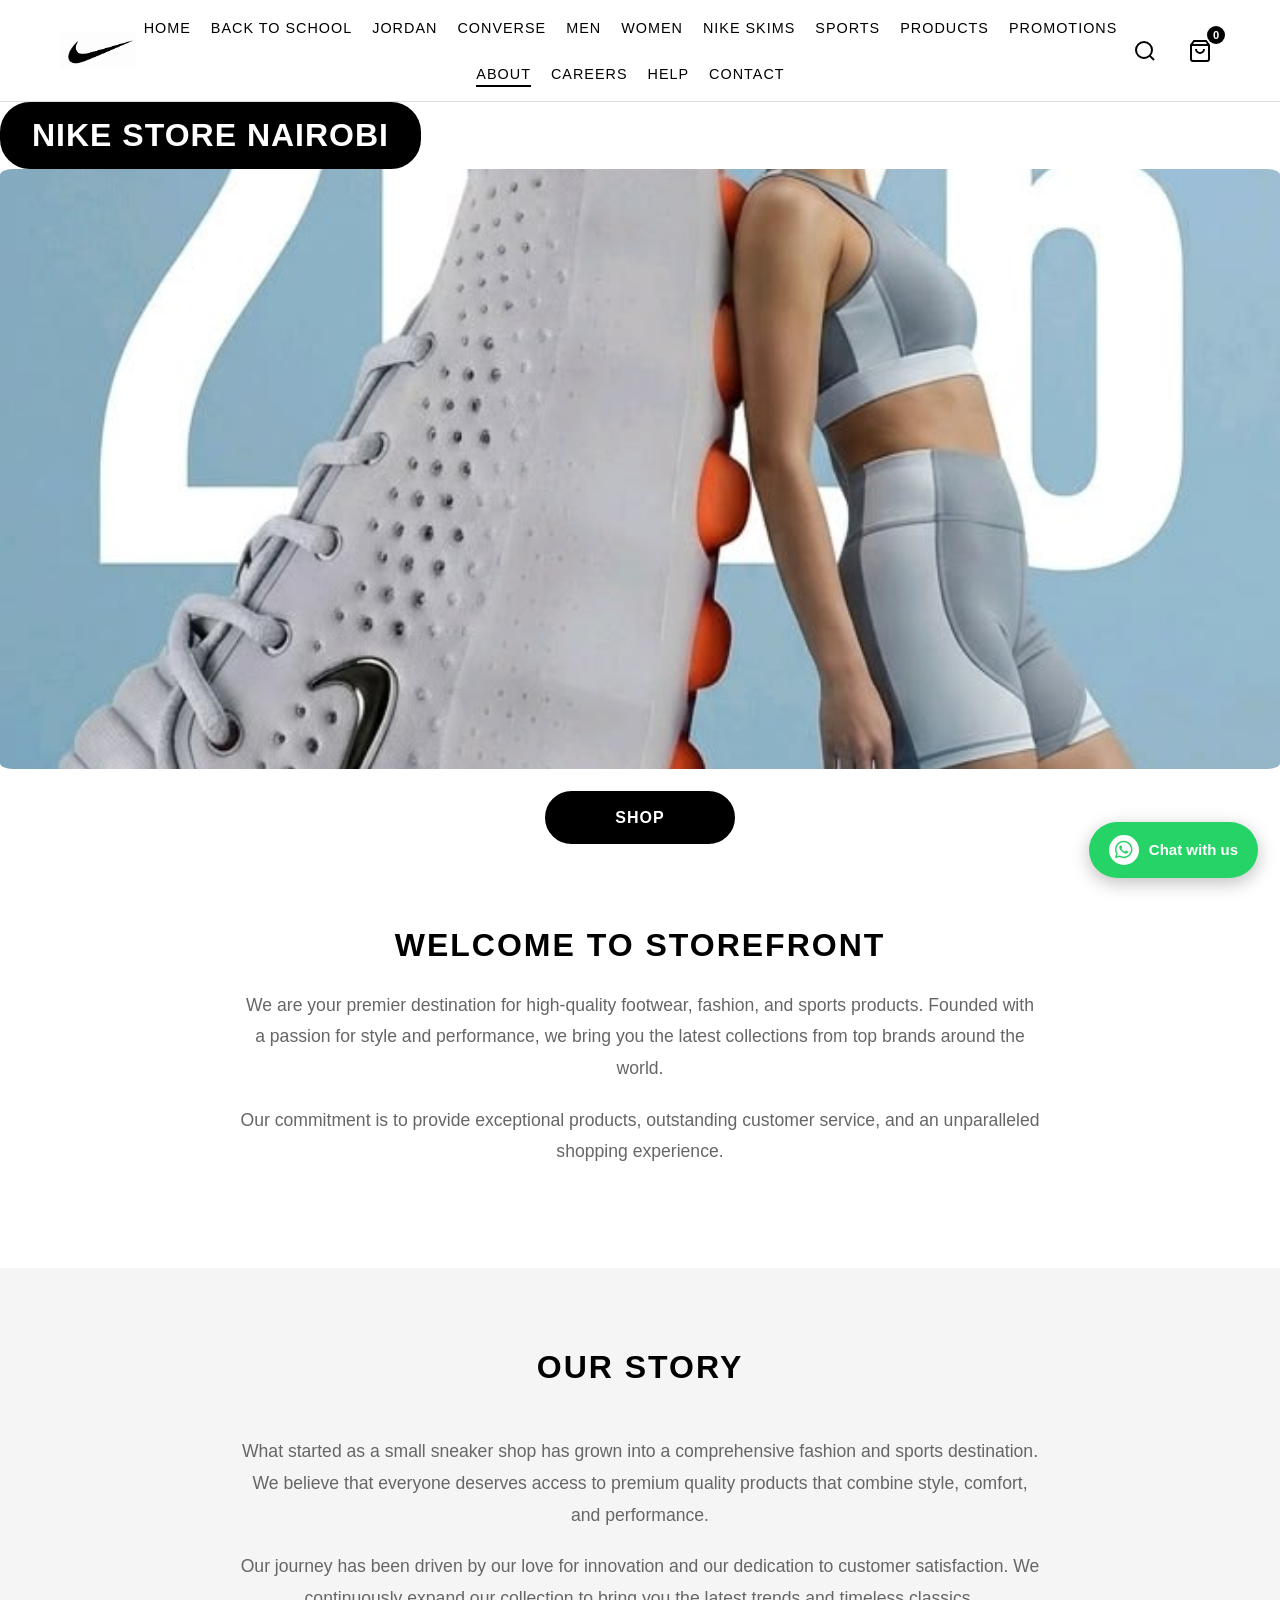
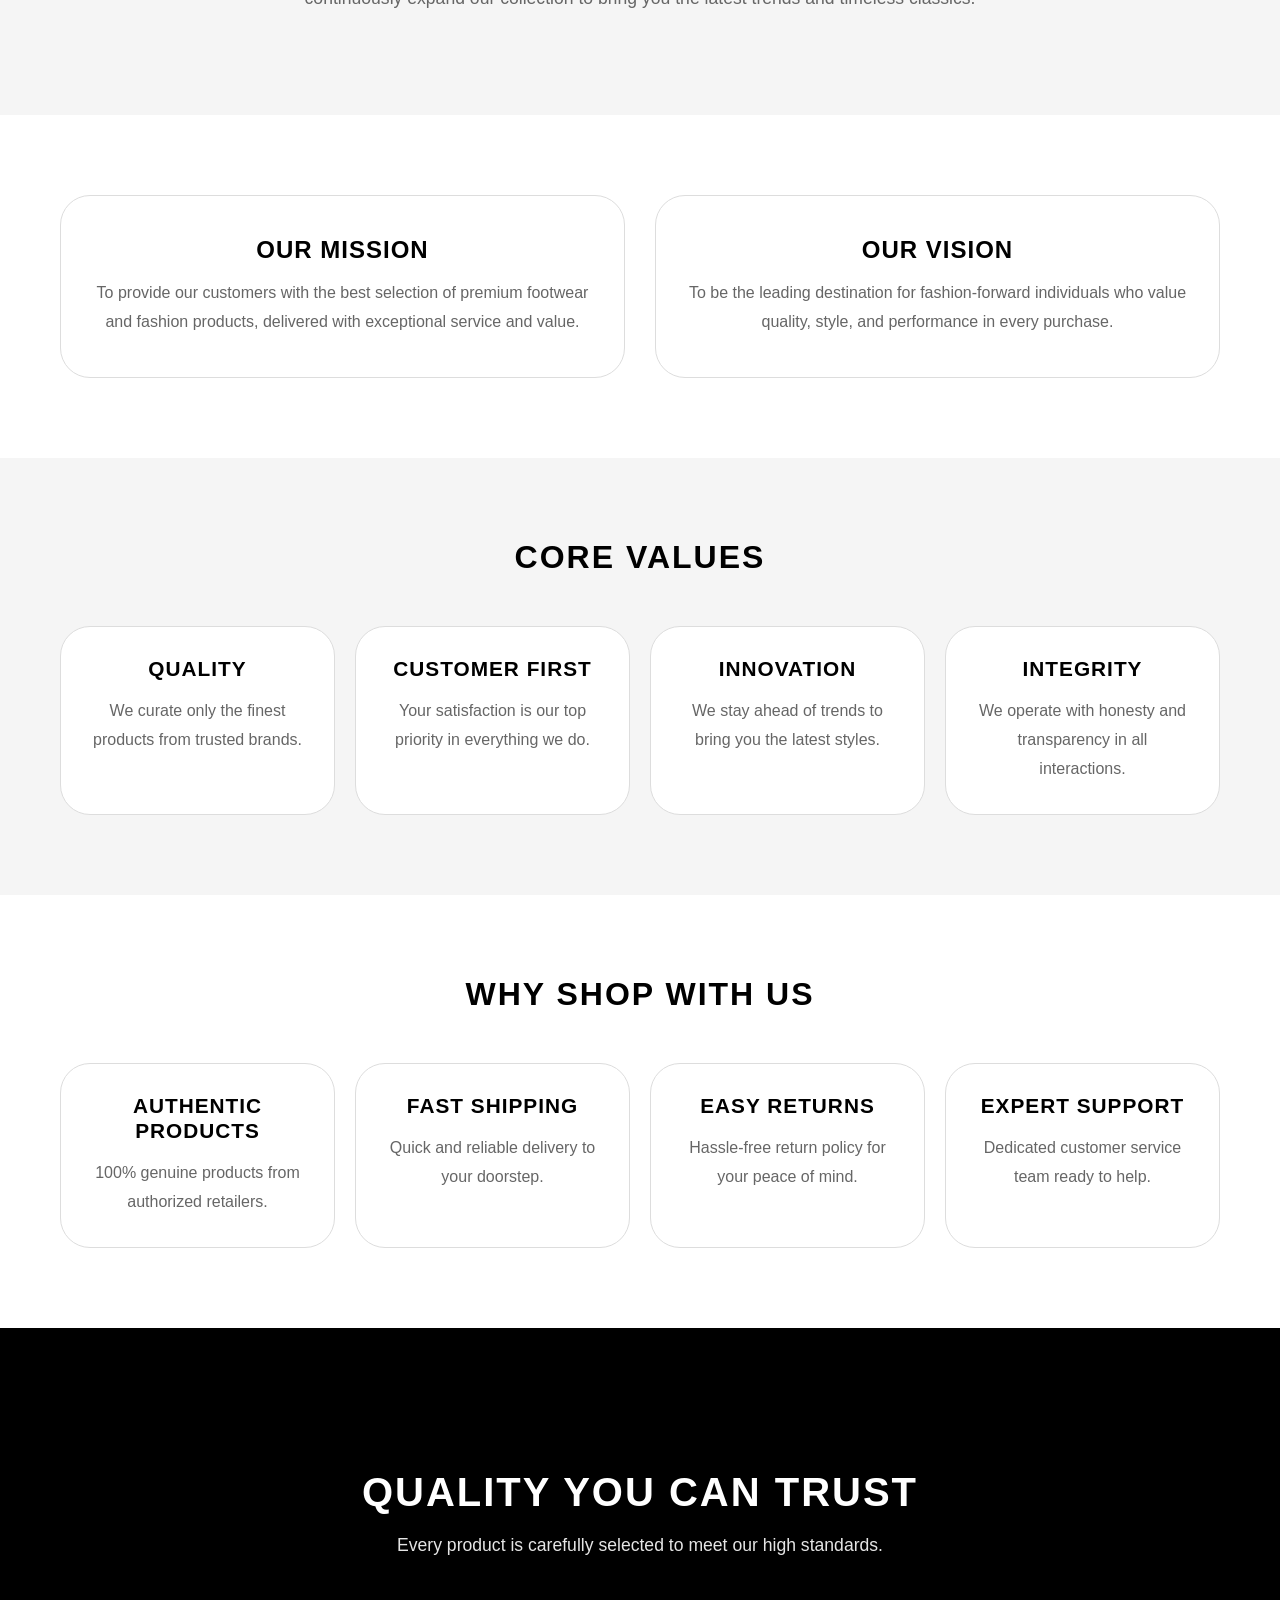
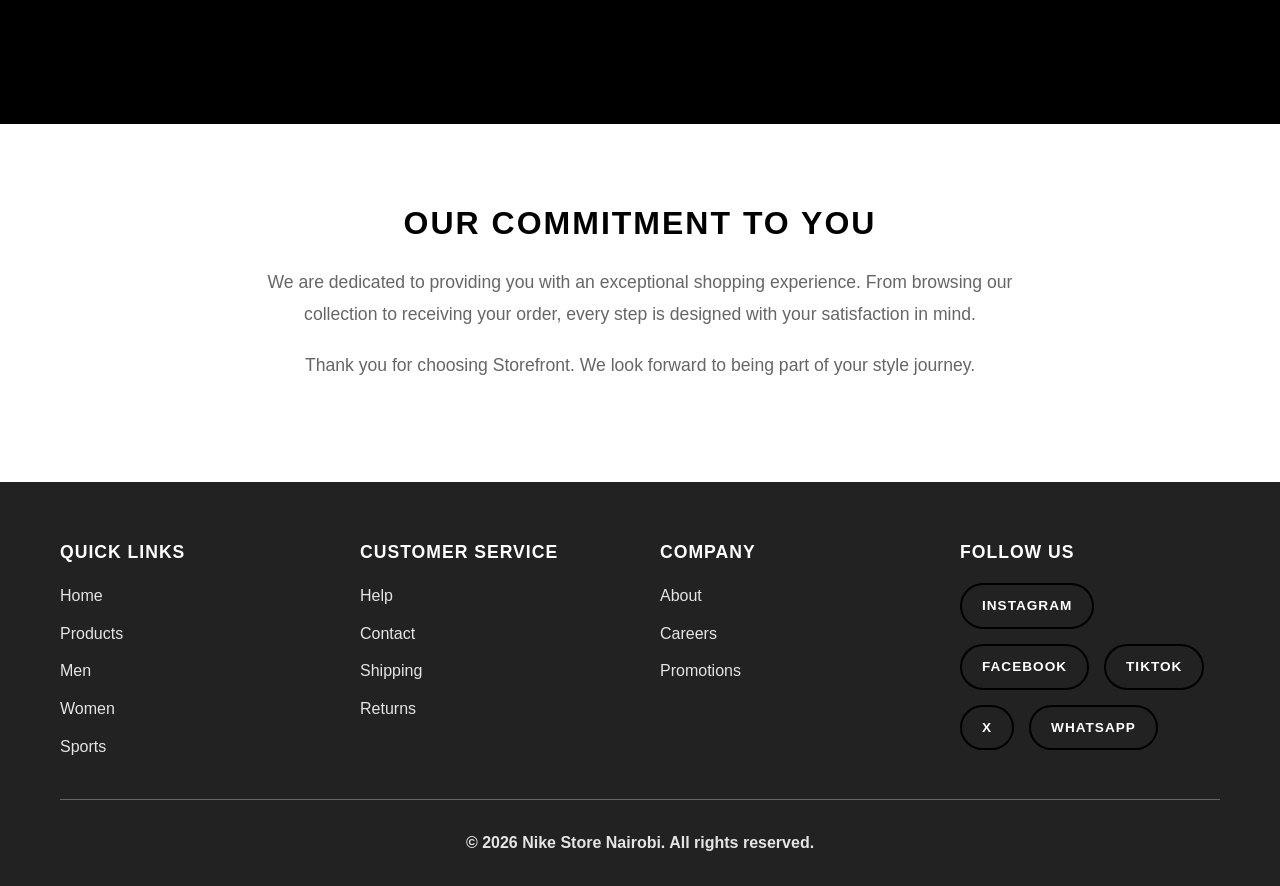
<file: about.html>
<!DOCTYPE html>
<html lang="en">
<head>
    <meta charset="UTF-8">
    <meta name="viewport" content="width=device-width, initial-scale=1.0">
    <meta name="description" content="Learn about our story, mission, vision, and commitment to quality.">
    <title>About Us | NIKE STORE NAIROBI KENYA.</title>
    <link rel="stylesheet" href="style.css">
<link
    rel="stylesheet"
    href="https://cdnjs.cloudflare.com/ajax/libs/font-awesome/6.5.2/css/all.min.css"
>
</head>
<body>
    <!-- Header -->
    <header class="header">
        <div class="header-container">
            <div class="logo">
                  <a class="logo" href="index.html">
<img src="images/logo.png"  alt="logo" width="100" height="100">
            </a>
            </div>
            
            <nav class="nav-desktop">
                <ul class="nav-list">
                    <li><a href="index.html" >Home</a></li>
                    <li><a href="backtoschoool.html">Back to School</a></li>
                    <li><a href="Jordan.html">Jordan</a></li>
                    <li><a href="converse.html">Converse</a></li>
                    <li><a href="men.html">Men</a></li>
                    <li><a href="women.html">Women</a></li>
                    <li><a href="nikeskims.html">Nike SKIMS</a></li>
                    <li><a href="sports.html">Sports</a></li>
                    <li><a href="products.html">Products</a></li>
                    <li><a href="promotions&discounts.html">Promotions</a></li>
                    <li><a href="about.html" class="active">About</a></li>
                    <li><a href="careers.html">Careers</a></li>
                    <li><a href="help.html">Help</a></li>
                    <li><a href="contact.html">Contact</a></li>
                </ul>
            </nav>
            
            <div class="header-actions">
                <button class="search-btn" aria-label="Open search">
                    <svg width="24" height="24" viewBox="0 0 24 24" fill="none" stroke="currentColor" stroke-width="2">
                        <circle cx="11" cy="11" r="8"></circle>
                        <path d="M21 21l-4.35-4.35"></path>
                    </svg>
                </button>
                
                <button class="cart-btn" aria-label="Open cart">
                    <svg width="24" height="24" viewBox="0 0 24 24" fill="none" stroke="currentColor" stroke-width="2">
                        <path d="M6 2L3 6v14a2 2 0 0 0 2 2h14a2 2 0 0 0 2-2V6l-3-4z"></path>
                        <line x1="3" y1="6" x2="21" y2="6"></line>
                        <path d="M16 10a4 4 0 0 1-8 0"></path>
                    </svg>
                    <span class="cart-count">0</span>
                </button>
                
                <button class="hamburger-btn" aria-label="Open navigation menu" aria-expanded="false" aria-controls="mobile-nav">
                    <span class="hamburger-line"></span>
                    <span class="hamburger-line"></span>
                    <span class="hamburger-line"></span>
                </button>
            </div>
        </div>
    </header>
    
    <!-- Search Overlay -->
    <div class="search-overlay" id="search-overlay">
        <div class="search-container">
            <button class="search-close" aria-label="Close search">&times;</button>
            <input type="text" class="search-input" placeholder="Search for products..." aria-label="Search products">
            <div class="search-results" id="search-results"></div>
        </div>
    </div>
    
    <!-- Cart Drawer -->
    <div class="cart-drawer" id="cart-drawer">
        <div class="cart-overlay"></div>
        <div class="cart-content">
            <div class="cart-header">
                <h1>Shopping Cart</h1>
                <button class="cart-close" aria-label="Close cart">&times;</button>
            </div>
            <div class="cart-items" id="cart-items"></div>
            <div class="cart-footer">
                <div class="cart-total">
                    <span>Total:</span>
                 <span class="checkout-total-price">KSh 0.00</span>
                <strong id="checkout-total-price">
                        KSh 0
                    </strong>
                </div>
                <button type="button" class="btn btn-primary btn-block checkout-btn" id="checkout-btn">
    Checkout
</button> 
                <button class="btn btn-secondary btn-block continue-shopping">Continue Shopping</button>
            </div>
        </div>
    </div>
      <!-- Checkout Modal -->
<div class="checkout-modal" id="checkout-modal">
    <div class="checkout-overlay"></div>

    <div class="checkout-content">

        <div class="checkout-header">
            <h2>Checkout</h2>
            <button type="button" class="checkout-close" id="checkout-close">
                &times;
            </button>
        </div>

        <form
            id="checkout-form"
            action="https://formspree.io/f/xkjgnynd"
            method="POST"
        >

            <h3>Customer Information</h3>

            <div class="form-group">
                <label for="customer-name">Full Name</label>
                <input
                    type="text"
                    id="customer-name"
                    name="customer_name"
                    placeholder="Enter your full name"
                    required
                >
            </div>

            <div class="form-group">
                <label for="customer-email">Email Address</label>
                <input
                    type="email"
                    id="customer-email"
                    name="customer_email"
                    placeholder="Enter your email"
                    required
                >
            </div>

            <div class="form-group">
                <label for="customer-phone">Phone Number</label>
                <input
                    type="tel"
                    id="customer-phone"
                    name="customer_phone"
                    placeholder="e.g. 0712345678"
                    required
                >
            </div>

            <div class="form-group">
                <label for="delivery-location">Delivery Location</label>
                <textarea
                    id="delivery-location"
                    name="delivery_location"
                    placeholder="Enter your delivery address/location"
                    rows="3"
                    required
                ></textarea>
            </div>

            <div class="form-group">
                <label for="payment-method">Payment Method</label>

                <select
                    id="payment-method"
                    name="payment_method"
                    required
                >
                    <option value="">Select payment method</option>
                    <option value="M-Pesa">M-Pesa</option>
                    <option value="Cash on Delivery">Cash on Delivery</option>
                    <option value="Bank Transfer">Bank Transfer</option>
                </select>
            </div>

            <!-- Cart order information will be inserted here -->
            <input type="hidden" name="order_items" id="order-items">

            <input type="hidden" name="order_total" id="order-total">

            <div class="checkout-summary">

                <h3>Order Summary</h3>

                <div id="checkout-items"></div>

                <div class="checkout-total">
                    <strong>Total:</strong>
                    <strong id="checkout-total-price">
                        KSh 0
                    </strong>
                </div>

            </div>

            <button
                type="submit"
                class="btn btn-primary btn-block"
            >
                Place Order
            </button>

        </form>

    </div>
</div>
    <!-- Mobile Navigation -->
    <div class="mobile-nav" id="mobile-nav">
        <div class="mobile-nav-content">
            <nav class="mobile-nav-list">
                <a href="index.html" class="mobile-nav-link" style="border-radius: 30px;">Home</a>
                <a href="backtoschoool.html" class="mobile-nav-link" style="border-radius: 30px;">Back to School</a>
                <a href="Jordan.html" class="mobile-nav-link" style="border-radius: 30px;">Jordan</a>
                <a href="converse.html" class="mobile-nav-link" style="border-radius: 30px;">Converse</a>
                <a href="men.html" class="mobile-nav-link" style="border-radius: 30px;">Men</a>
                <a href="women.html" class="mobile-nav-link" style="border-radius: 30px;">Women</a>
                <a href="nikeskims.html" class="mobile-nav-link" style="border-radius: 30px;">Nike SKIMS</a>
                <a href="sports.html" class="mobile-nav-link" style="border-radius: 30px;">Sports</a>
                <a href="products.html" class="mobile-nav-link" style="border-radius: 30px;">Products</a>
                <a href="promotions&discounts.html" class="mobile-nav-link" style="border-radius: 30px;">Promotions</a>
                <a href="about.html" class="mobile-nav-link active" style="border-radius: 30px;">About</a>
                <a href="careers.html" class="mobile-nav-link" style="border-radius: 30px;">Careers</a>
                <a href="help.html" class="mobile-nav-link" style="border-radius: 30px;">Help</a>
                <a href="contact.html" class="mobile-nav-link" style="border-radius: 30px;">Contact</a>
            </nav>
        </div>
    </div>
    
    <!-- Main Content -->
    <main class="main-content">
        <!-- Page Header -->
         <section class="slider">
    <h2 class="btn btn-primary" style="border-radius: 30px;font-weight: bold;font-size: 2rem;"> NIKE STORE NAIROBI</h2>
            <div class="slides">

        <div class="slide">
            
         <div class="content">
          <img src="images/about1.jpg" alt="Shoe 1" style="border-radius:1%;object-fit:cover;">
            <a href="products.html" class="btn btn-primary" style="border-radius: 30px;font-weight: bold;font-size: 1rem;">Shop</a>
        </div>
        </div>

        <div class="slide">
           <div class="content">
            <img src="images/nike2.jpg" alt="Shoe 2" style="border-radius:1%;object-fit:cover;">
       <a href="products.html" class="btn btn-primary" style="border-radius: 30px;font-weight: bold;font-size: 1rem;">Shop</a>
        </div>
        </div>
<div class="slide">
            
         <div class="content">
          <img src="images/about1.jpg" alt="Shoe 1" style="border-radius:1%;object-fit:cover;">
            <a href="products.html" class="btn btn-primary" style="border-radius: 30px;font-weight: bold;font-size: 1rem;">Shop</a>
        </div>
        </div>

        <div class="slide">
           <div class="content">
            <img src="images/nike2.jpg" alt="Shoe 2" style="border-radius:1%;object-fit:cover;">
       <a href="products.html" class="btn btn-primary" style="border-radius: 30px;font-weight: bold;font-size: 1rem;">Shop</a>
        </div>
        </div>
        

    </div>
</section>
        
        <!-- Store Introduction -->
        <section class="section">
            <div class="container">
                <div class="about-content">
                    <h2 class="about-heading">Welcome to Storefront</h2>
                    <p class="about-text">We are your premier destination for high-quality footwear, fashion, and sports products. Founded with a passion for style and performance, we bring you the latest collections from top brands around the world.</p>
                    <p class="about-text">Our commitment is to provide exceptional products, outstanding customer service, and an unparalleled shopping experience.</p>
                </div>
            </div>
        </section>
        
        <!-- Our Story -->
        <section class="section section-gray">
            <div class="container">
                <h2 class="section-title">Our Story</h2>
                <div class="about-content">
                    <p class="about-text">What started as a small sneaker shop has grown into a comprehensive fashion and sports destination. We believe that everyone deserves access to premium quality products that combine style, comfort, and performance.</p>
                    <p class="about-text">Our journey has been driven by our love for innovation and our dedication to customer satisfaction. We continuously expand our collection to bring you the latest trends and timeless classics.</p>
                </div>
            </div>
        </section>
        
        <!-- Mission & Vision -->
        <section class="section">
            <div class="container">
                <div class="mission-vision-grid">
                    <div class="mv-card" style="border-radius: 30px;">
                        <h3 class="mv-title">Our Mission</h3>
                        <p class="mv-text">To provide our customers with the best selection of premium footwear and fashion products, delivered with exceptional service and value.</p>
                    </div>
                    <div class="mv-card" style="border-radius: 30px;">
                        <h3 class="mv-title">Our Vision</h3>
                        <p class="mv-text">To be the leading destination for fashion-forward individuals who value quality, style, and performance in every purchase.</p>
                    </div>
                </div>
            </div>
        </section>
        
        <!-- Core Values -->
        <section class="section section-gray">
            <div class="container">
                <h2 class="section-title">Core Values</h2>
                <div class="values-grid">
                    <div class="value-card" style="border-radius: 30px;">
                        <h3 class="value-title">Quality</h3>
                        <p class="value-text">We curate only the finest products from trusted brands.</p>
                    </div>
                    <div class="value-card" style="border-radius: 30px;">
                        <h3 class="value-title">Customer First</h3>
                        <p class="value-text">Your satisfaction is our top priority in everything we do.</p>
                    </div>
                    <div class="value-card" style="border-radius: 30px;">
                        <h3 class="value-title">Innovation</h3>
                        <p class="value-text">We stay ahead of trends to bring you the latest styles.</p>
                    </div>
                    <div class="value-card" style="border-radius: 30px;">
                        <h3 class="value-title">Integrity</h3>
                        <p class="value-text">We operate with honesty and transparency in all interactions.</p>
                    </div>
                </div>
            </div>
        </section>
        
        <!-- Why Shop With Us -->
        <section class="section" >
            <div class="container" >
                <h2 class="section-title">Why Shop With Us</h2>
                <div class="features-grid">
                    <div class="feature-card" style="border-radius: 30px;">
                        <h3 class="feature-title">Authentic Products</h3>
                        <p class="feature-text">100% genuine products from authorized retailers.</p>
                    </div>
                    <div class="feature-card" style="border-radius: 30px;">
                        <h3 class="feature-title">Fast Shipping</h3>
                        <p class="feature-text">Quick and reliable delivery to your doorstep.</p>
                    </div>
                    <div class="feature-card" style="border-radius: 30px;">
                        <h3 class="feature-title">Easy Returns</h3>
                        <p class="feature-text">Hassle-free return policy for your peace of mind.</p>
                    </div>
                    <div class="feature-card" style="border-radius: 30px;">
                        <h3 class="feature-title">Expert Support</h3>
                        <p class="feature-text">Dedicated customer service team ready to help.</p>
                    </div>
                </div>
            </div>
        </section>
        
        <!-- Quality Statement -->
        <section class="section section-black">
            <div class="container">
                <div class="promo-content">
                    <h2 class="promo-title">Quality You Can Trust</h2>
                    <p class="promo-text">Every product is carefully selected to meet our high standards.</p>
                </div>
            </div>
        </section>
        
        <!-- Customer Commitment -->
        <section class="section">
            <div class="container">
                <div class="about-content">
                    <h2 class="about-heading">Our Commitment to You</h2>
                    <p class="about-text">We are dedicated to providing you with an exceptional shopping experience. From browsing our collection to receiving your order, every step is designed with your satisfaction in mind.</p>
                    <p class="about-text">Thank you for choosing Storefront. We look forward to being part of your style journey.</p>
                </div>
            </div>
        </section>
    </main>
    
    <!-- Footer -->
    <footer class="footer">
        <div class="container">
            <div class="footer-grid">
                <div class="footer-section">
                    <h3 class="footer-title">Quick Links</h3>
                    <ul class="footer-links">
                        <li><a href="index.html">Home</a></li>
                        <li><a href="products.html">Products</a></li>
                        <li><a href="men.html">Men</a></li>
                        <li><a href="women.html">Women</a></li>
                        <li><a href="sports.html">Sports</a></li>
                    </ul>
                </div>
                
                <div class="footer-section">
                    <h3 class="footer-title">Customer Service</h3>
                    <ul class="footer-links">
                        <li><a href="help.html">Help</a></li>
                        <li><a href="contact.html">Contact</a></li>
                        <li><a href="help.html#shipping">Shipping</a></li>
                        <li><a href="help.html#returns">Returns</a></li>
                    </ul>
                </div>
                
                <div class="footer-section">
                    <h3 class="footer-title">Company</h3>
                    <ul class="footer-links">
                        <li><a href="about.html">About</a></li>
                        <li><a href="careers.html">Careers</a></li>
                        <li><a href="promotions&discounts.html">Promotions</a></li>
                    </ul>
                </div>
                
                 <div class="footer-section">
                    <h3 class="footer-title">Follow Us</h3>
                    <div class="social-links">
                        <a href="https://www.instagram.com/nike_nairobi_store" target="_blank" class="social-link" aria-label="Instagram" style="border-radius: 30px;">Instagram</a>
                        <a href="https://www.facebook.com/profile.php?id=61590626879224&mibextid=rS40aB7S9Ucbxw6v" target="_blank" class="social-link" aria-label="Facebook" style="border-radius: 30px;">Facebook</a>
                        <a href="https://www.tiktok.com/@nike.store.nairobi" target="_blank" class="social-link"  aria-label="TikTok"  style="border-radius: 30px;">TikTok</a>
                        <a href="https://x.com/@nike_nairobi_ke"  target="_blank" class="social-link" aria-label="X" style="border-radius: 30px;">X</a>
                        <a href="https://wa.me/+254762062060"   target="_blank" class="social-link" aria-label="WhatsApp" style="border-radius: 30px;">WhatsApp</a>
                    </div>
                </div>
            </div>
            
            <div class="footer-bottom">
                <p style="font-weight:bold;">&copy; 2026 Nike Store Nairobi. All rights reserved.</p>
            </div>
        </div>
    </footer>
    
    <script src="script.js"></script>
<!-- Floating WhatsApp Button -->
<a
    href="https://wa.me/+254762062060?text=Hello%20I%20would%20like%20to%20make%20an%20inquiry."
    class="whatsapp-float"
    target="_blank"
    rel="noopener noreferrer"
    aria-label="Chat with us on WhatsApp"
>
    <span class="whatsapp-icon">
        <i class="fa-brands fa-whatsapp"></i>
    </span>

    <span class="whatsapp-text">Chat with us</span>
</a>
</body>
</html>
</file>
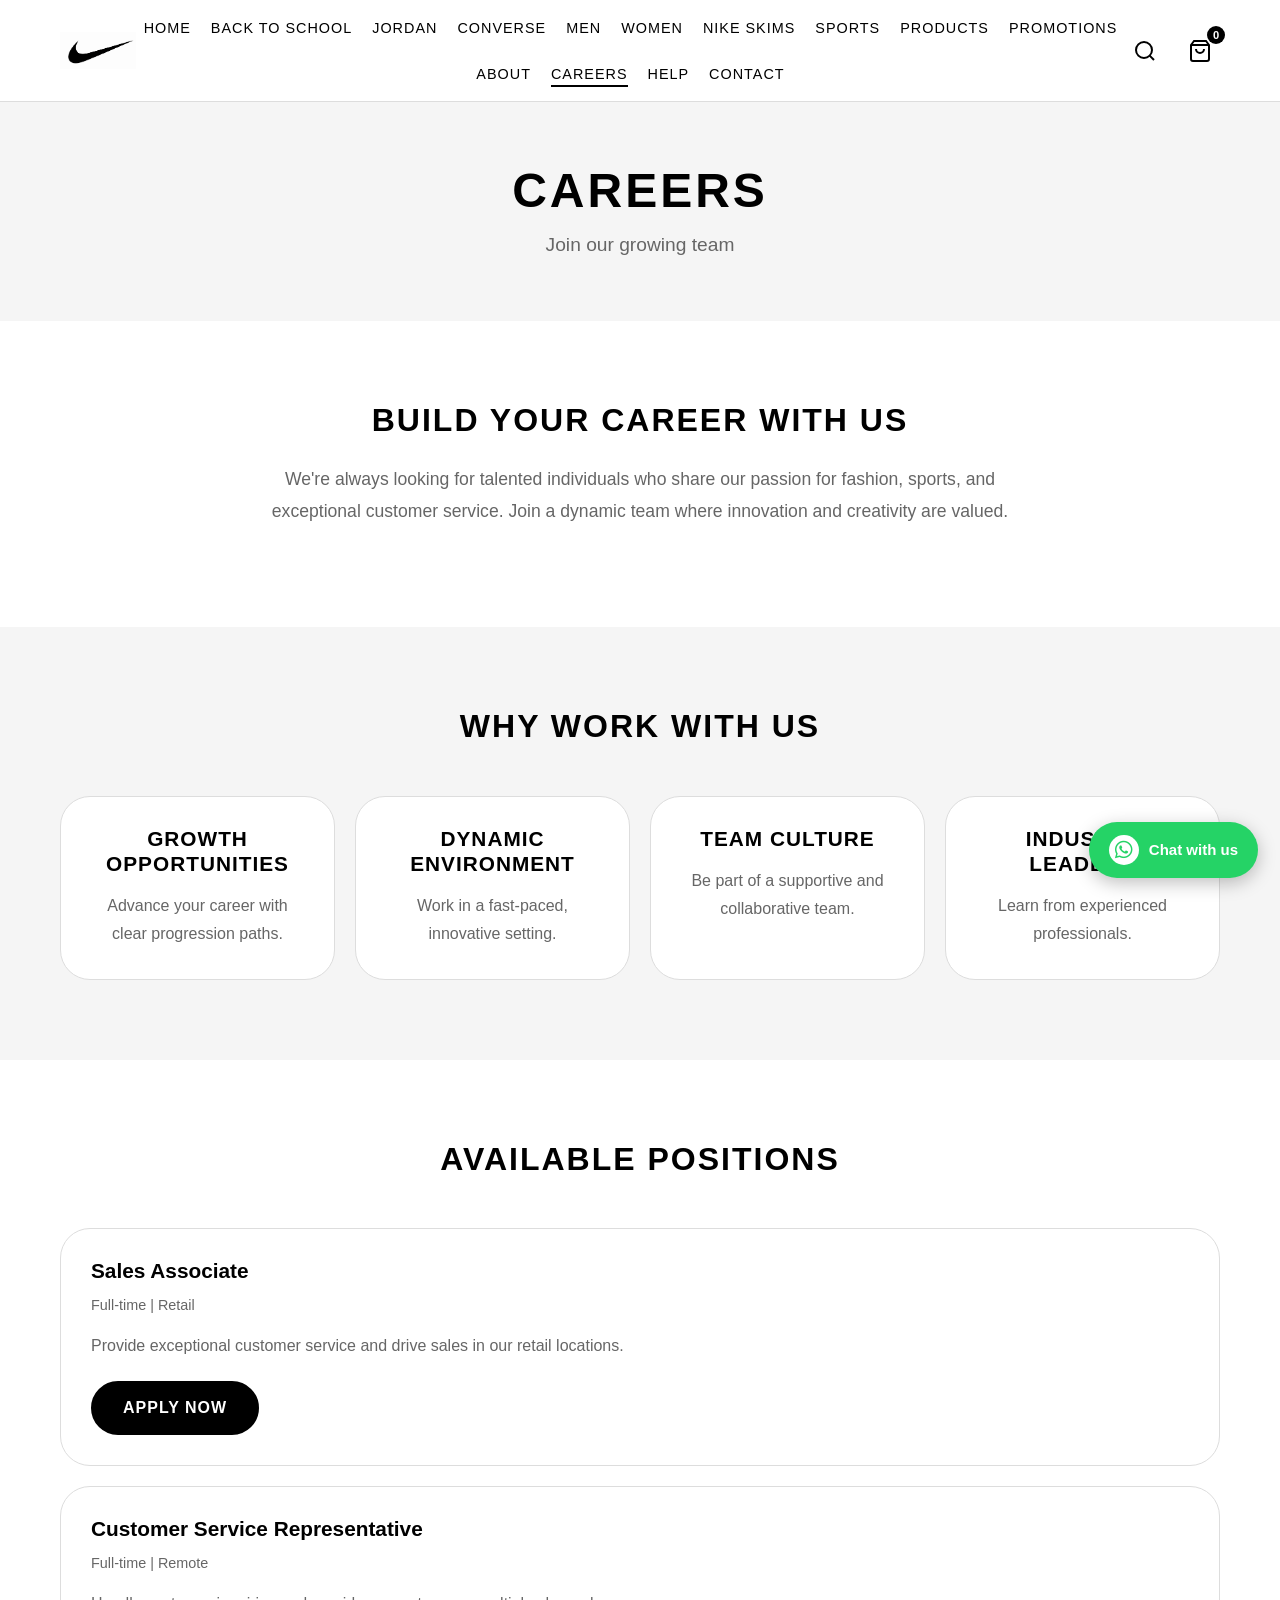
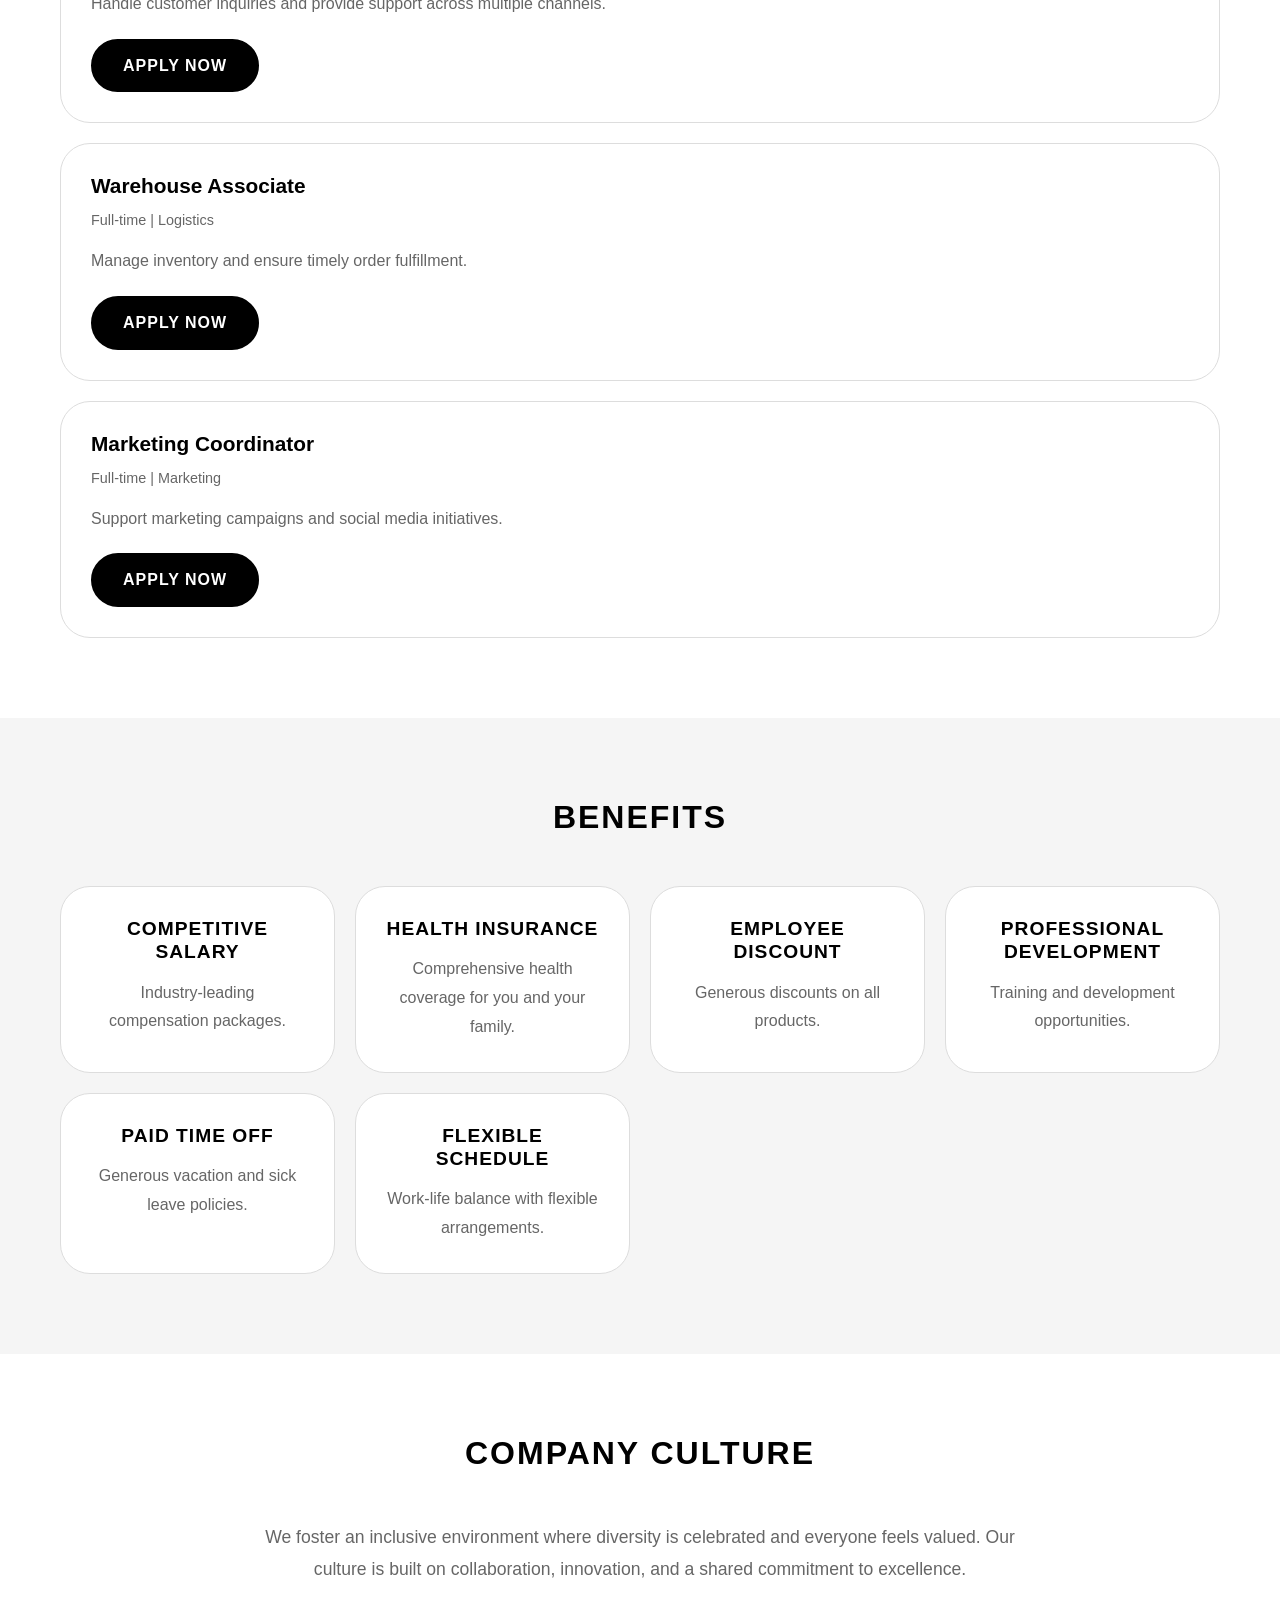
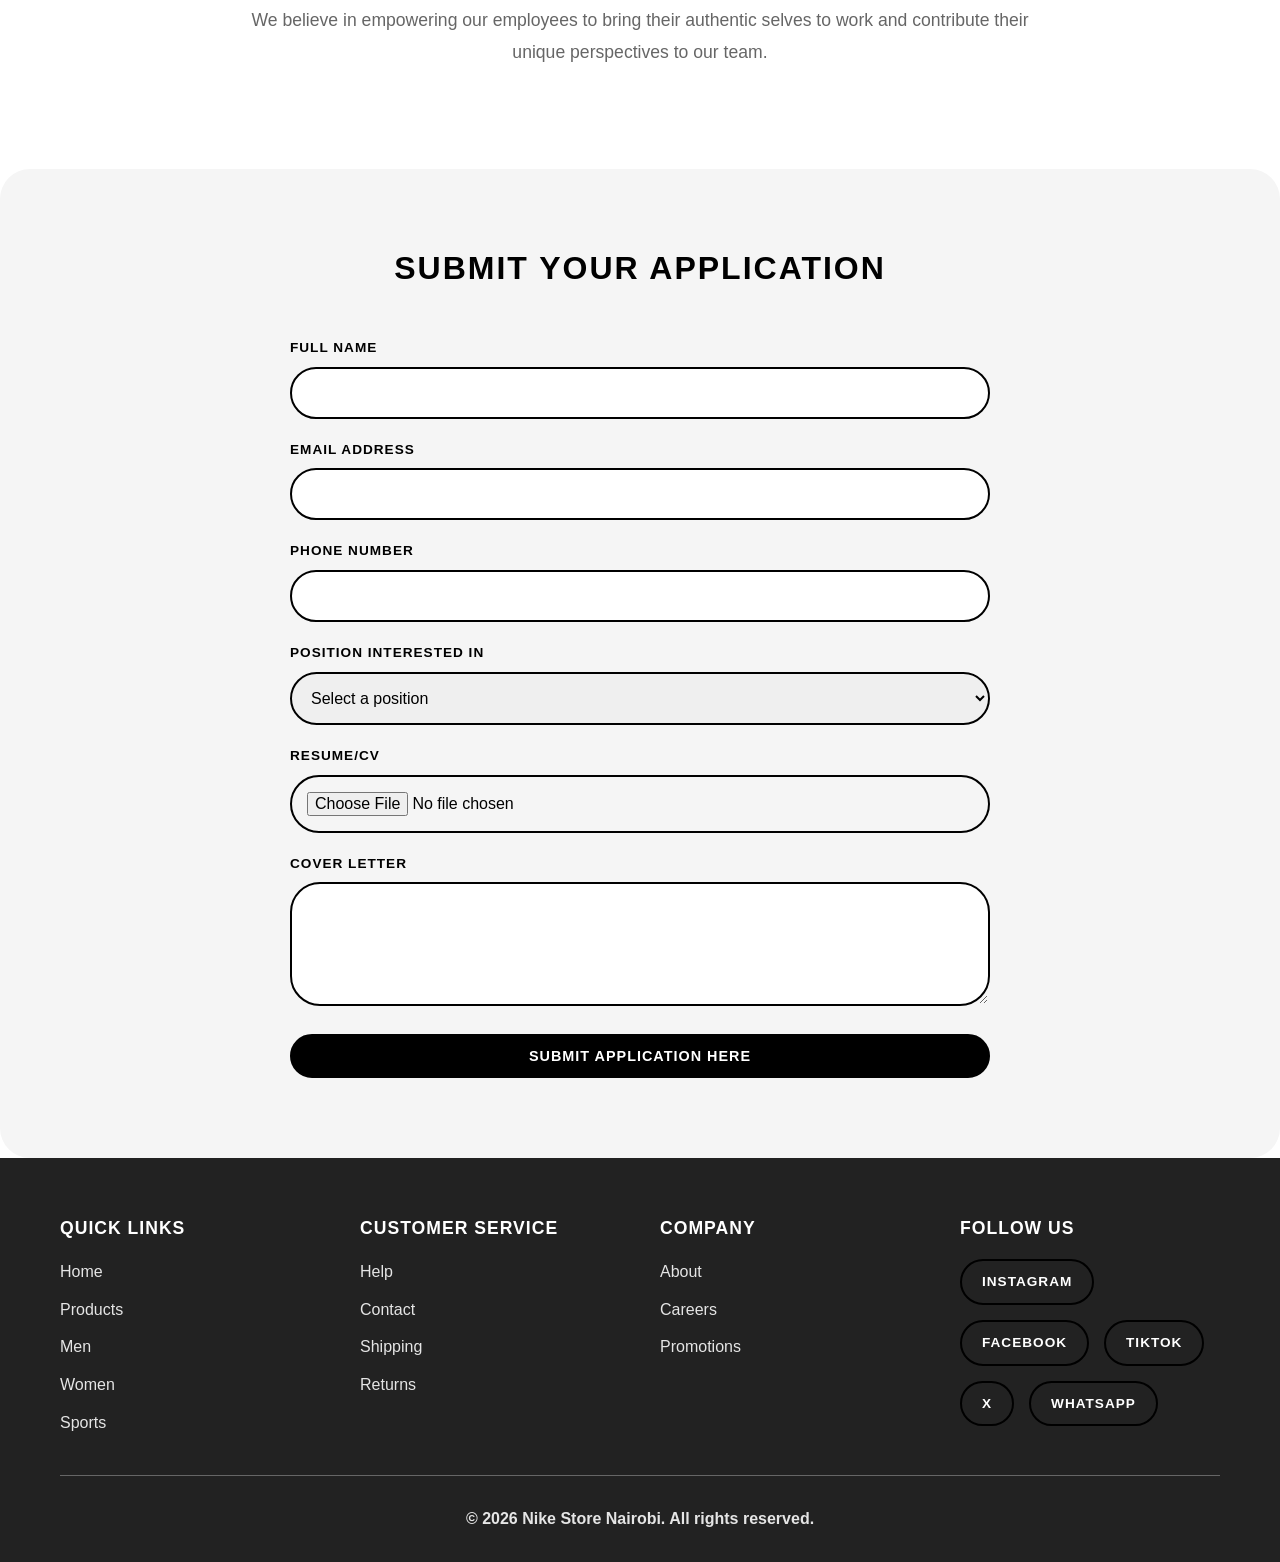
<file: careers.html>
<!DOCTYPE html>
<html lang="en">
<head>
    <meta charset="UTF-8">
    <meta name="viewport" content="width=device-width, initial-scale=1.0">
    <meta name="description" content="Join our team - Explore career opportunities and benefits.">
    <title>Careers | NIKE STORE NAIROBI KENYA.</title>
    <link rel="stylesheet" href="style.css">
<link
    rel="stylesheet"
    href="https://cdnjs.cloudflare.com/ajax/libs/font-awesome/6.5.2/css/all.min.css"
>
</head>
<body>
    <!-- Header -->
    <header class="header">
        <div class="header-container">
            <div class="logo">
                  <a class="logo" href="index.html">
<img src="images/logo.png"  alt="logo" width="100" height="100">
            </a>
            </div>
            
            <nav class="nav-desktop">
                <ul class="nav-list">
                    <li><a href="index.html">Home</a></li>
                    <li><a href="backtoschoool.html">Back to School</a></li>
                    <li><a href="Jordan.html">Jordan</a></li>
                    <li><a href="converse.html">Converse</a></li>
                    <li><a href="men.html">Men</a></li>
                    <li><a href="women.html">Women</a></li>
                    <li><a href="nikeskims.html">Nike SKIMS</a></li>
                    <li><a href="sports.html">Sports</a></li>
                    <li><a href="products.html">Products</a></li>
                    <li><a href="promotions&discounts.html">Promotions</a></li>
                    <li><a href="about.html">About</a></li>
                    <li><a href="careers.html" class="active">Careers</a></li>
                    <li><a href="help.html">Help</a></li>
                    <li><a href="contact.html">Contact</a></li>
                </ul>
            </nav>
            
            <div class="header-actions">
                <button class="search-btn" aria-label="Open search">
                    <svg width="24" height="24" viewBox="0 0 24 24" fill="none" stroke="currentColor" stroke-width="2">
                        <circle cx="11" cy="11" r="8"></circle>
                        <path d="M21 21l-4.35-4.35"></path>
                    </svg>
                </button>
                
                <button class="cart-btn" aria-label="Open cart">
                    <svg width="24" height="24" viewBox="0 0 24 24" fill="none" stroke="currentColor" stroke-width="2">
                        <path d="M6 2L3 6v14a2 2 0 0 0 2 2h14a2 2 0 0 0 2-2V6l-3-4z"></path>
                        <line x1="3" y1="6" x2="21" y2="6"></line>
                        <path d="M16 10a4 4 0 0 1-8 0"></path>
                    </svg>
                    <span class="cart-count">0</span>
                </button>
                
                <button class="hamburger-btn" aria-label="Open navigation menu" aria-expanded="false" aria-controls="mobile-nav">
                    <span class="hamburger-line"></span>
                    <span class="hamburger-line"></span>
                    <span class="hamburger-line"></span>
                </button>
            </div>
        </div>
    </header>
    
    <!-- Search Overlay -->
    <div class="search-overlay" id="search-overlay">
        <div class="search-container">
            <button class="search-close" aria-label="Close search">&times;</button>
            <input type="text" class="search-input" placeholder="Search for products..." aria-label="Search products">
            <div class="search-results" id="search-results"></div>
        </div>
    </div>
    
    <!-- Cart Drawer -->
    <div class="cart-drawer" id="cart-drawer">
        <div class="cart-overlay"></div>
        <div class="cart-content">
            <div class="cart-header">
                <h2>Shopping Cart</h2>
                <button class="cart-close" aria-label="Close cart">&times;</button>
            </div>
            <div class="cart-items" id="cart-items"></div>
            <div class="cart-footer">
                <div class="cart-total">
                    <span>Total:</span>
                     <span class="checkout-total-price">KSh 0.00</span>
                <strong id="checkout-total-price">
                        KSh 0
                    </strong>
                </div>
                <button type="button" class="btn btn-primary btn-block checkout-btn" id="checkout-btn">
    Checkout
</button> 
                <button class="btn btn-secondary btn-block continue-shopping">Continue Shopping</button>
            </div>
        </div>
    </div>
      <!-- Checkout Modal -->
<div class="checkout-modal" id="checkout-modal">
    <div class="checkout-overlay"></div>

    <div class="checkout-content">

        <div class="checkout-header">
            <h2>Checkout</h2>
            <button type="button" class="checkout-close" id="checkout-close">
                &times;
            </button>
        </div>

        <form
            id="checkout-form"
            action="https://formspree.io/f/xkjgnynd"
            method="POST"
        >

            <h3>Customer Information</h3>

            <div class="form-group">
                <label for="customer-name">Full Name</label>
                <input
                    type="text"
                    id="customer-name"
                    name="customer_name"
                    placeholder="Enter your full name"
                    required
                >
            </div>

            <div class="form-group">
                <label for="customer-email">Email Address</label>
                <input
                    type="email"
                    id="customer-email"
                    name="customer_email"
                    placeholder="Enter your email"
                    required
                >
            </div>

            <div class="form-group">
                <label for="customer-phone">Phone Number</label>
                <input
                    type="tel"
                    id="customer-phone"
                    name="customer_phone"
                    placeholder="e.g. 0712345678"
                    required
                >
            </div>

            <div class="form-group">
                <label for="delivery-location">Delivery Location</label>
                <textarea
                    id="delivery-location"
                    name="delivery_location"
                    placeholder="Enter your delivery address/location"
                    rows="3"
                    required
                ></textarea>
            </div>

            <div class="form-group">
                <label for="payment-method">Payment Method</label>

                <select
                    id="payment-method"
                    name="payment_method"
                    required
                >
                    <option value="">Select payment method</option>
                    <option value="M-Pesa">M-Pesa</option>
                    <option value="Cash on Delivery">Cash on Delivery</option>
                    <option value="Bank Transfer">Bank Transfer</option>
                </select>
            </div>

            <!-- Cart order information will be inserted here -->
            <input type="hidden" name="order_items" id="order-items">

            <input type="hidden" name="order_total" id="order-total">

            <div class="checkout-summary">

                <h3>Order Summary</h3>

                <div id="checkout-items"></div>

                <div class="checkout-total">
                    <strong>Total:</strong>
                    <strong id="checkout-total-price">
                        KSh 0
                    </strong>
                </div>

            </div>

            <button
                type="submit"
                class="btn btn-primary btn-block"
            >
                Place Order
            </button>

        </form>

    </div>
</div>
    <!-- Mobile Navigation -->
    <div class="mobile-nav" id="mobile-nav">
        <div class="mobile-nav-content">
            <nav class="mobile-nav-list">
                <a href="index.html" class="mobile-nav-link" style="border-radius: 30px;">Home</a>
                <a href="backtoschoool.html" class="mobile-nav-link" style="border-radius: 30px;">Back to School</a>
                <a href="Jordan.html" class="mobile-nav-link" style="border-radius: 30px;">Jordan</a>
                <a href="converse.html" class="mobile-nav-link" style="border-radius: 30px;">Converse</a>
                <a href="men.html" class="mobile-nav-link" style="border-radius: 30px;">Men</a>
                <a href="women.html" class="mobile-nav-link" style="border-radius: 30px;">Women</a>
                <a href="nikeskims.html" class="mobile-nav-link" style="border-radius: 30px;">Nike SKIMS</a>
                <a href="sports.html" class="mobile-nav-link" style="border-radius: 30px;">Sports</a>
                <a href="products.html" class="mobile-nav-link" style="border-radius: 30px;">Products</a>
                <a href="promotions&discounts.html" class="mobile-nav-link" style="border-radius: 30px;">Promotions</a>
                <a href="about.html" class="mobile-nav-link" style="border-radius: 30px;">About</a>
                <a href="careers.html" class="mobile-nav-link active" style="border-radius: 30px;">Careers</a>
                <a href="help.html" class="mobile-nav-link" style="border-radius: 30px;">Help</a>
                <a href="contact.html" class="mobile-nav-link" style="border-radius: 30px;">Contact</a>
            </nav>
        </div>
    </div>
    
    <!-- Main Content -->
    <main class="main-content">
        <!-- Page Header -->
        <section class="page-header">
            <div class="container">
                <h1 class="page-title">Careers</h1>
                <p class="page-subtitle">Join our growing team</p>
            </div>
        </section>
        
        <!-- Careers Introduction -->
        <section class="section">
            <div class="container">
                <div class="about-content">
                    <h2 class="about-heading">Build Your Career With Us</h2>
                    <p class="about-text">We're always looking for talented individuals who share our passion for fashion, sports, and exceptional customer service. Join a dynamic team where innovation and creativity are valued.</p>
                </div>
            </div>
        </section>
        
        <!-- Why Work With Us -->
        <section class="section section-gray">
            <div class="container">
                <h2 class="section-title">Why Work With Us</h2>
                <div class="features-grid">
                    <div class="feature-card" style="border-radius: 30px;">
                        <h3 class="feature-title">Growth Opportunities</h3>
                        <p class="feature-text">Advance your career with clear progression paths.</p>
                    </div>
                    <div class="feature-card" style="border-radius: 30px;">
                        <h3 class="feature-title">Dynamic Environment</h3>
                        <p class="feature-text">Work in a fast-paced, innovative setting.</p>
                    </div>
                    <div class="feature-card" style="border-radius: 30px;">
                        <h3 class="feature-title">Team Culture</h3>
                        <p class="feature-text">Be part of a supportive and collaborative team.</p>
                    </div>
                    <div class="feature-card" style="border-radius: 30px;">
                        <h3 class="feature-title">Industry Leaders</h3>
                        <p class="feature-text">Learn from experienced professionals.</p>
                    </div>
                </div>
            </div>
        </section>
        
        <!-- Available Positions -->
        <section class="section">
            <div class="container">
                <h2 class="section-title">Available Positions</h2>
                <div class="jobs-list">
                    <div class="job-card" style="border-radius: 30px;">
                        <h3 class="job-title">Sales Associate</h3>
                        <p class="job-location">Full-time | Retail</p>
                        <p class="job-description">Provide exceptional customer service and drive sales in our retail locations.</p>
                        <a href="contact.html" class="btn btn-primary" style="border-radius: 30px;font-weight: bold;font-size: 1rem;">Apply Now</a>
                    </div>
                    <div class="job-card" style="border-radius: 30px;">
                        <h3 class="job-title">Customer Service Representative</h3>
                        <p class="job-location">Full-time | Remote</p>
                        <p class="job-description">Handle customer inquiries and provide support across multiple channels.</p>
                         <a href="contact.html" class="btn btn-primary" style="border-radius: 30px;font-weight: bold;font-size: 1rem;">Apply Now</a>
                    </div>
                    <div class="job-card" style="border-radius: 30px;">
                        <h3 class="job-title">Warehouse Associate</h3>
                        <p class="job-location">Full-time | Logistics</p>
                        <p class="job-description">Manage inventory and ensure timely order fulfillment.</p>
                         <a href="contact.html" class="btn btn-primary" style="border-radius: 30px;font-weight: bold;font-size: 1rem;">Apply Now</a>
                    </div>
                    <div class="job-card" style="border-radius: 30px;">
                        <h3 class="job-title">Marketing Coordinator</h3>
                        <p class="job-location">Full-time | Marketing</p>
                        <p class="job-description">Support marketing campaigns and social media initiatives.</p>
                        
                    <a href="contact.html" class="btn btn-primary" style="border-radius: 30px;font-weight: bold;font-size: 1rem;">Apply Now</a>
                    </div>
                </div>
            </div>
        </section>
        
        <!-- Benefits -->
        <section class="section section-gray">
            <div class="container">
                <h2 class="section-title">Benefits</h2>
                <div class="benefits-grid">
                    <div class="benefit-card" style="border-radius: 30px;">
                        <h3 class="benefit-title">Competitive Salary</h3>
                        <p class="benefit-text">Industry-leading compensation packages.</p>
                    </div>
                    <div class="benefit-card" style="border-radius: 30px;">
                        <h3 class="benefit-title">Health Insurance</h3>
                        <p class="benefit-text">Comprehensive health coverage for you and your family.</p>
                    </div>
                    <div class="benefit-card" style="border-radius: 30px;">
                        <h3 class="benefit-title">Employee Discount</h3>
                        <p class="benefit-text">Generous discounts on all products.</p>
                    </div>
                    <div class="benefit-card" style="border-radius: 30px;">
                        <h3 class="benefit-title">Professional Development</h3>
                        <p class="benefit-text">Training and development opportunities.</p>
                    </div>
                    <div class="benefit-card" style="border-radius: 30px;">
                        <h3 class="benefit-title">Paid Time Off</h3>
                        <p class="benefit-text">Generous vacation and sick leave policies.</p>
                    </div>
                    <div class="benefit-card" style="border-radius: 30px;">
                        <h3 class="benefit-title">Flexible Schedule</h3>
                        <p class="benefit-text">Work-life balance with flexible arrangements.</p>
                    </div>
                </div>
            </div>
        </section>
        
        <!-- Company Culture -->
        <section class="section">
            <div class="container">
                <h2 class="section-title">Company Culture</h2>
                <div class="about-content">
                    <p class="about-text">We foster an inclusive environment where diversity is celebrated and everyone feels valued. Our culture is built on collaboration, innovation, and a shared commitment to excellence.</p>
                    <p class="about-text">We believe in empowering our employees to bring their authentic selves to work and contribute their unique perspectives to our team.</p>
                </div>
            </div>
        </section>
        
        <!-- Job Application Form -->
        <section class="section section-gray" style="border-radius: 30px;">
            <div class="container" style="border-radius: 30px;">
                <h2 class="section-title">Submit Your Application</h2>
                <form action="https://formspree.io/f/xkjgnynd" method="post"  class="contact-form"  >
                    <div class="form-group">
                        <label for="name">Full Name</label>
                        <input type="text" id="name"   style="border-radius: 30px;"   name="name" required >
                    </div>
                    <div class="form-group">
                        <label for="email">Email Address</label>
                        <input type="email" id="email" style="border-radius: 30px;"  name="email" required>
                    </div>
                    <div class="form-group">
                        <label for="phone">Phone Number</label>
                        <input type="tel" id="phone" name="phone" style="border-radius: 30px;">
                    </div>
                    <div class="form-group">
                        <label for="position">Position Interested In</label>
                        <select id="position" style="border-radius: 30px;"  name="position" required>
                            <option value="">Select a position</option>
                            <option value="sales">Sales Associate</option>
                            <option value="customer-service">Customer Service Representative</option>
                            <option value="warehouse">Warehouse Associate</option>
                            <option value="marketing">Marketing Coordinator</option>
                        </select>
                    </div>
                    <div class="form-group">
                        <label for="resume">Resume/CV</label>
                        <input type="file" id="resume" name="resume" accept=".pdf,.doc,.docx" style="border-radius: 30px;">
                    </div>
                    <div class="form-group">
                        <label for="cover-letter">Cover Letter</label>
                        <textarea id="cover-letter" name="cover-letter" style="border-radius: 30px;"  rows="5" required></textarea>
                    </div>
                    <button type="submit" class="btn btn-primary btn-block">Submit Application Here</button>
                </form>
            </div>
        </section>
    </main>
    
    <!-- Footer -->
    <footer class="footer">
        <div class="container">
            <div class="footer-grid">
                <div class="footer-section">
                    <h3 class="footer-title">Quick Links</h3>
                    <ul class="footer-links">
                        <li><a href="index.html">Home</a></li>
                        <li><a href="products.html">Products</a></li>
                        <li><a href="men.html">Men</a></li>
                        <li><a href="women.html">Women</a></li>
                        <li><a href="sports.html">Sports</a></li>
                    </ul>
                </div>
                
                <div class="footer-section">
                    <h3 class="footer-title">Customer Service</h3>
                    <ul class="footer-links">
                        <li><a href="help.html">Help</a></li>
                        <li><a href="contact.html">Contact</a></li>
                        <li><a href="help.html#shipping">Shipping</a></li>
                        <li><a href="help.html#returns">Returns</a></li>
                    </ul>
                </div>
                
                <div class="footer-section">
                    <h3 class="footer-title">Company</h3>
                    <ul class="footer-links">
                        <li><a href="about.html">About</a></li>
                        <li><a href="careers.html">Careers</a></li>
                        <li><a href="promotions&discounts.html">Promotions</a></li>
                    </ul>
                </div>
                
                <div class="footer-section">
                    <h3 class="footer-title">Follow Us</h3>
                    <div class="social-links">
                        <a href="https://www.instagram.com/nike_nairobi_store" target="_blank" class="social-link" aria-label="Instagram" style="border-radius: 30px;">Instagram</a>
                        <a href="https://www.facebook.com/profile.php?id=61590626879224&mibextid=rS40aB7S9Ucbxw6v" target="_blank" class="social-link" aria-label="Facebook" style="border-radius: 30px;">Facebook</a>
                        <a href="https://www.tiktok.com/@nike.store.nairobi" target="_blank" class="social-link"  aria-label="TikTok"  style="border-radius: 30px;">TikTok</a>
                        <a href="https://x.com/@nike_nairobi_ke"  target="_blank" class="social-link" aria-label="X" style="border-radius: 30px;">X</a>
                        <a href="https://wa.me/+254762062060"   target="_blank" class="social-link" aria-label="WhatsApp" style="border-radius: 30px;">WhatsApp</a>
                    </div>
                </div>
            </div>
            
            <div class="footer-bottom">
                <p style="font-weight:bold;">&copy; 2026 Nike Store Nairobi. All rights reserved.</p>
            </div>
        </div>
    </footer>
    
    <script src="script.js"></script>
<!-- Floating WhatsApp Button -->
<a
    href="https://wa.me/+254762062060?text=Hello%20I%20would%20like%20to%20make%20an%20inquiry."
    class="whatsapp-float"
    target="_blank"
    rel="noopener noreferrer"
    aria-label="Chat with us on WhatsApp"
>
    <span class="whatsapp-icon">
        <i class="fa-brands fa-whatsapp"></i>
    </span>

    <span class="whatsapp-text">Chat with us</span>
</a>
</body>
</html>
</file>
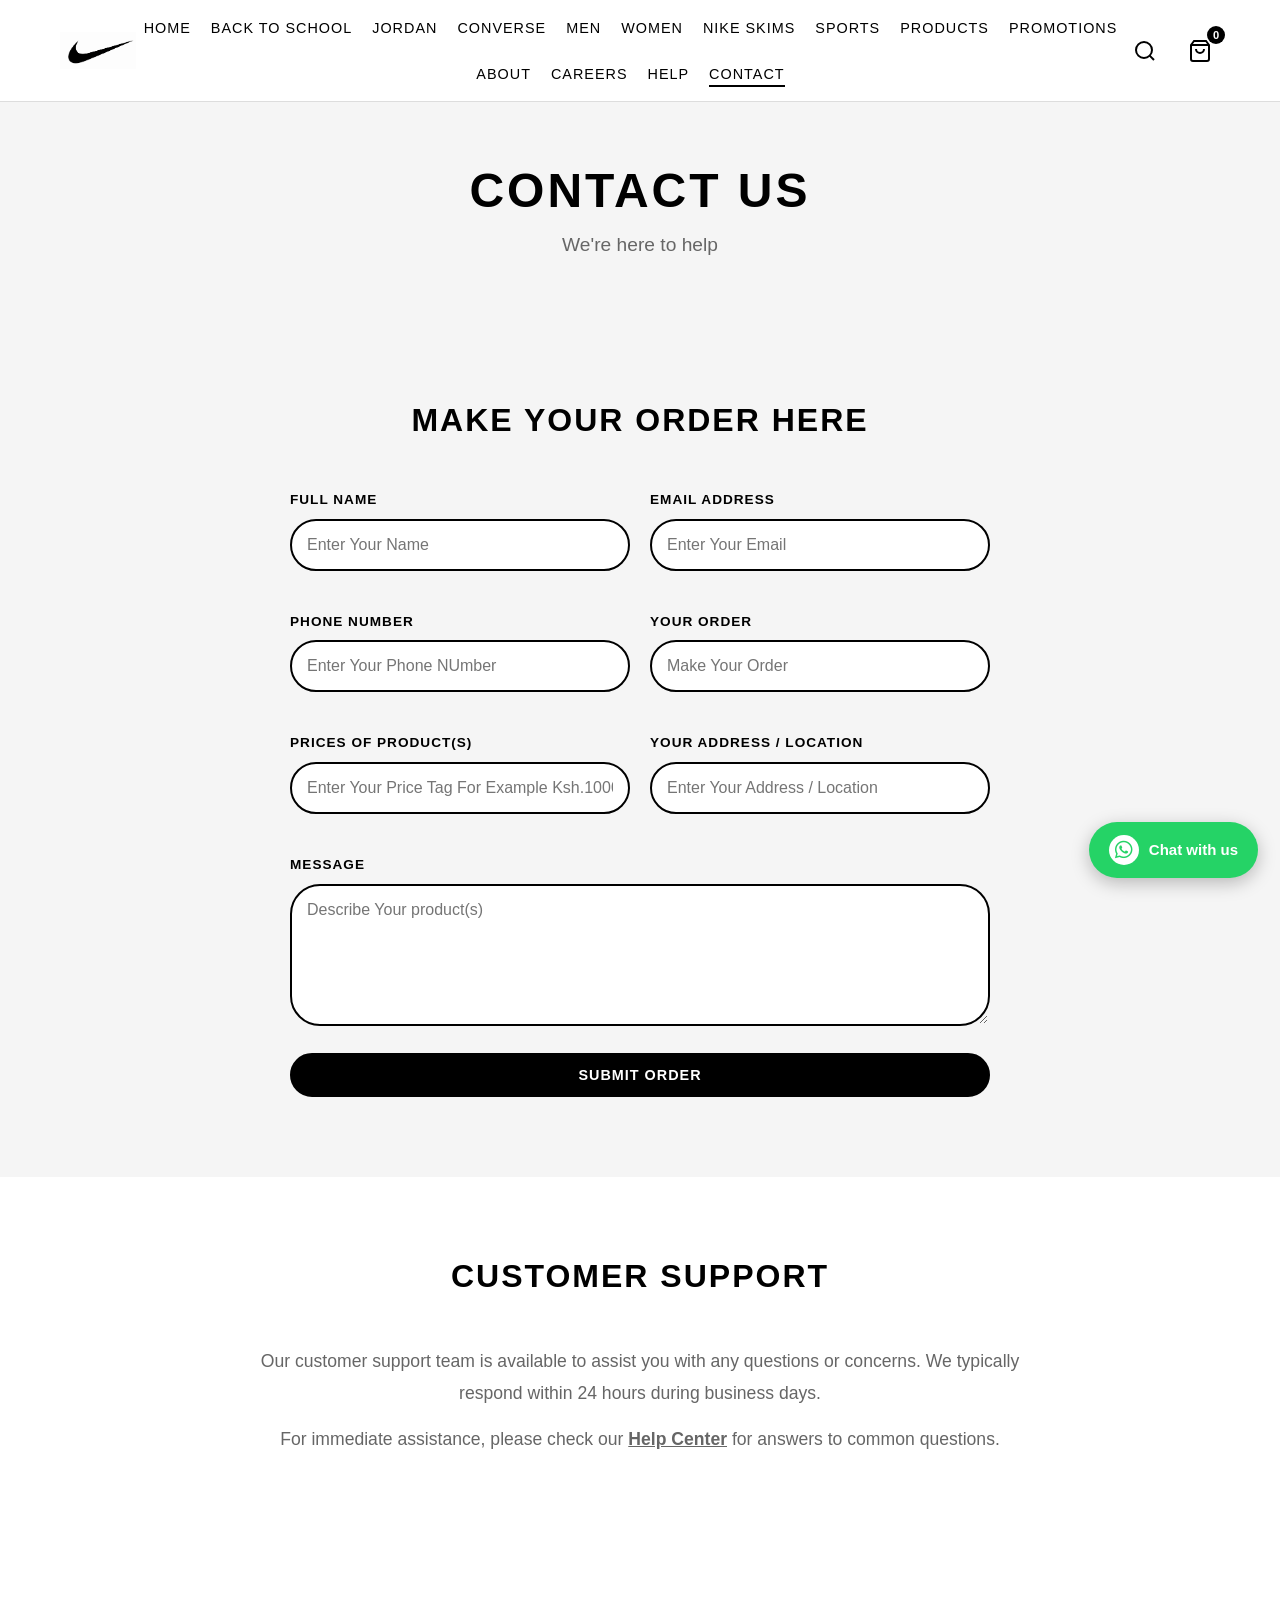
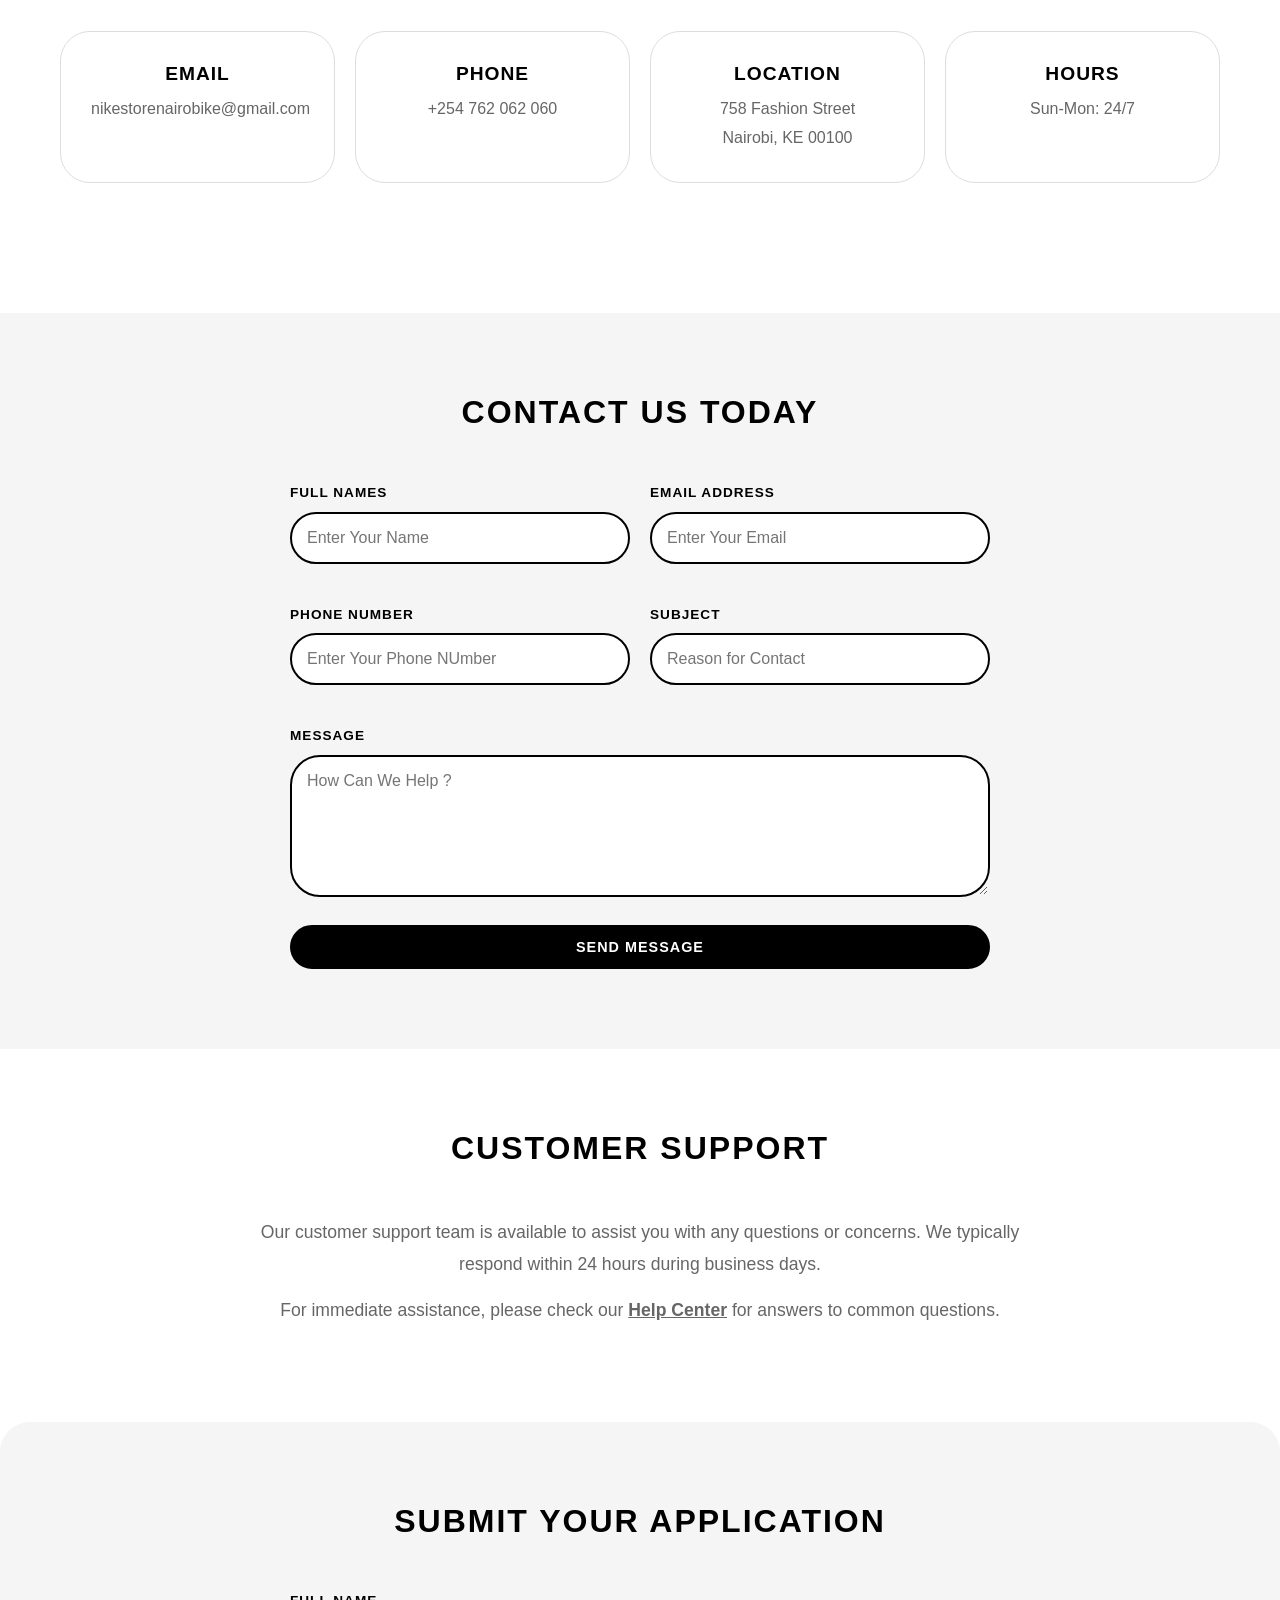
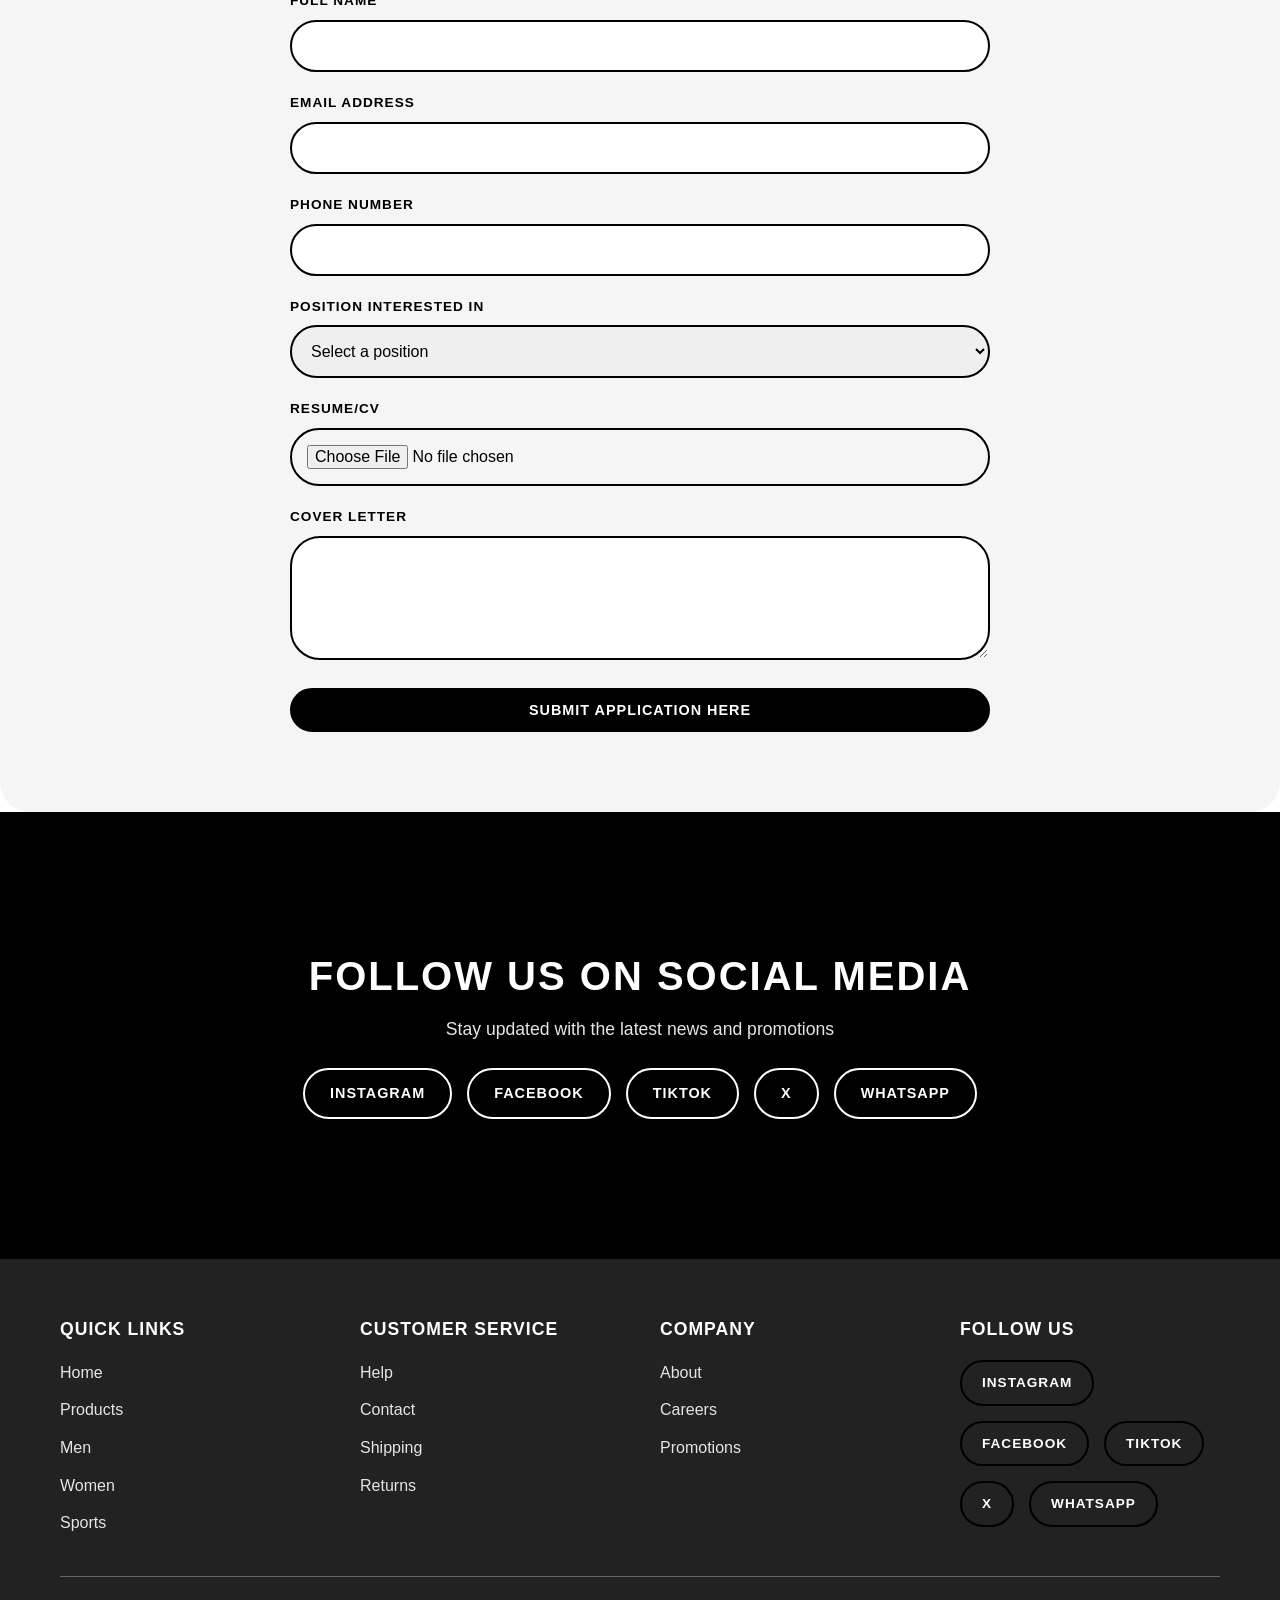
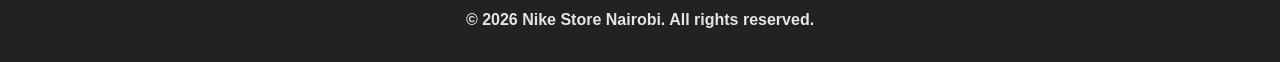
<file: contact.html>
<!DOCTYPE html>
<html lang="en">
<head>
    <meta charset="UTF-8">
    <meta name="viewport" content="width=device-width, initial-scale=1.0">
    <meta name="description" content="Contact us - Get in touch with our customer service team.">
    <title>Contact Us | NIKE STORE NAIROBI KENYA.</title>
    <link rel="stylesheet" href="style.css">
<link
    rel="stylesheet"
    href="https://cdnjs.cloudflare.com/ajax/libs/font-awesome/6.5.2/css/all.min.css"
>
</head>
<body>
    <!-- Header -->
    <header class="header">
        <div class="header-container">
            <div class="logo">
          <a class="logo" href="index.html">
<img src="images/logo.png"  alt="logo" width="100" height="100">
            </a>
            </div>
            
            <nav class="nav-desktop">
                <ul class="nav-list">
                    <li><a href="index.html">Home</a></li>
                    <li><a href="backtoschoool.html">Back to School</a></li>
                    <li><a href="Jordan.html">Jordan</a></li>
                    <li><a href="converse.html">Converse</a></li>
                    <li><a href="men.html">Men</a></li>
                    <li><a href="women.html">Women</a></li>
                    <li><a href="nikeskims.html">Nike SKIMS</a></li>
                    <li><a href="sports.html">Sports</a></li>
                    <li><a href="products.html">Products</a></li>
                    <li><a href="promotions&discounts.html">Promotions</a></li>
                    <li><a href="about.html">About</a></li>
                    <li><a href="careers.html">Careers</a></li>
                    <li><a href="help.html">Help</a></li>
                    <li><a href="contact.html" class="active">Contact</a></li>
                </ul>
            </nav>
            
            <div class="header-actions">
                <button class="search-btn" aria-label="Open search">
                    <svg width="24" height="24" viewBox="0 0 24 24" fill="none" stroke="currentColor" stroke-width="2">
                        <circle cx="11" cy="11" r="8"></circle>
                        <path d="M21 21l-4.35-4.35"></path>
                    </svg>
                </button>
                
                <button class="cart-btn" aria-label="Open cart">
                    <svg width="24" height="24" viewBox="0 0 24 24" fill="none" stroke="currentColor" stroke-width="2">
                        <path d="M6 2L3 6v14a2 2 0 0 0 2 2h14a2 2 0 0 0 2-2V6l-3-4z"></path>
                        <line x1="3" y1="6" x2="21" y2="6"></line>
                        <path d="M16 10a4 4 0 0 1-8 0"></path>
                    </svg>
                    <span class="cart-count">0</span>
                </button>
                
                <button class="hamburger-btn" aria-label="Open navigation menu" aria-expanded="false" aria-controls="mobile-nav">
                    <span class="hamburger-line"></span>
                    <span class="hamburger-line"></span>
                    <span class="hamburger-line"></span>
                </button>
            </div>
        </div>
    </header>
    
    <!-- Search Overlay -->
    <div class="search-overlay" id="search-overlay">
        <div class="search-container">
            <button class="search-close" aria-label="Close search">&times;</button>
            <input type="text" class="search-input" placeholder="Search for products..." aria-label="Search products">
            <div class="search-results" id="search-results"></div>
        </div>
    </div>
    
    <!-- Cart Drawer -->
    <div class="cart-drawer" id="cart-drawer">
        <div class="cart-overlay"></div>
        <div class="cart-content">
            <div class="cart-header">
                <h2>Shopping Cart</h2>
                <button class="cart-close" aria-label="Close cart">&times;</button>
            </div>
            <div class="cart-items" id="cart-items"></div>
            <div class="cart-footer">
                <div class="cart-total">
                    <span>Total:</span>
                     <span class="checkout-total-price">KSh 0.00</span>
                <strong id="checkout-total-price">
                        KSh 0
                    </strong>
                </div>
            <button type="button" class="btn btn-primary btn-block checkout-btn" id="checkout-btn">
    Checkout
</button> 
                <button class="btn btn-secondary btn-block continue-shopping">Continue Shopping</button>
            </div>
        </div>
    </div>
      <!-- Checkout Modal -->
<div class="checkout-modal" id="checkout-modal">
    <div class="checkout-overlay"></div>

    <div class="checkout-content">

        <div class="checkout-header">
            <h2>Checkout</h2>
            <button type="button" class="checkout-close" id="checkout-close">
                &times;
            </button>
        </div>

        <form
            id="checkout-form"
            action="https://formspree.io/f/xkjgnynd"
            method="POST"
        >

            <h3>Customer Information</h3>

            <div class="form-group">
                <label for="customer-name">Full Name</label>
                <input
                    type="text"
                    id="customer-name"
                    name="customer_name"
                    placeholder="Enter your full name"
                    required
                >
            </div>

            <div class="form-group">
                <label for="customer-email">Email Address</label>
                <input
                    type="email"
                    id="customer-email"
                    name="customer_email"
                    placeholder="Enter your email"
                    required
                >
            </div>

            <div class="form-group">
                <label for="customer-phone">Phone Number</label>
                <input
                    type="tel"
                    id="customer-phone"
                    name="customer_phone"
                    placeholder="e.g. 0712345678"
                    required
                >
            </div>

            <div class="form-group">
                <label for="delivery-location">Delivery Location</label>
                <textarea
                    id="delivery-location"
                    name="delivery_location"
                    placeholder="Enter your delivery address/location"
                    rows="3"
                    required
                ></textarea>
            </div>

            <div class="form-group">
                <label for="payment-method">Payment Method</label>

                <select
                    id="payment-method"
                    name="payment_method"
                    required
                >
                    <option value="">Select payment method</option>
                    <option value="M-Pesa">M-Pesa</option>
                    <option value="Cash on Delivery">Cash on Delivery</option>
                    <option value="Bank Transfer">Bank Transfer</option>
                </select>
            </div>

            <!-- Cart order information will be inserted here -->
            <input type="hidden" name="order_items" id="order-items">

            <input type="hidden" name="order_total" id="order-total">

            <div class="checkout-summary">

                <h3>Order Summary</h3>

                <div id="checkout-items"></div>

                <div class="checkout-total">
                    <strong>Total:</strong>
                    <strong id="checkout-total-price">
                        KSh 0
                    </strong>
                </div>

            </div>

            <button
                type="submit"
                class="btn btn-primary btn-block"
            >
                Place Order
            </button>

        </form>

    </div>
</div>
    <!-- Mobile Navigation -->
    <div class="mobile-nav" id="mobile-nav">
        <div class="mobile-nav-content">
            <nav class="mobile-nav-list">
                <a href="index.html" class="mobile-nav-link" style="border-radius: 30px;">Home</a>
                <a href="backtoschoool.html" class="mobile-nav-link" style="border-radius: 30px;">Back to School</a>
                <a href="Jordan.html" class="mobile-nav-link" style="border-radius: 30px;">Jordan</a>
                <a href="converse.html" class="mobile-nav-link" style="border-radius: 30px;">Converse</a>
                <a href="men.html" class="mobile-nav-link" style="border-radius: 30px;">Men</a>
                <a href="women.html" class="mobile-nav-link" style="border-radius: 30px;">Women</a>
                <a href="nikeskims.html" class="mobile-nav-link" style="border-radius: 30px;">Nike SKIMS</a>
                <a href="sports.html" class="mobile-nav-link" style="border-radius: 30px;">Sports</a>
                <a href="products.html" class="mobile-nav-link" style="border-radius: 30px;">Products</a>
                <a href="promotions&discounts.html" class="mobile-nav-link" style="border-radius: 30px;">Promotions</a>
                <a href="about.html" class="mobile-nav-link" style="border-radius: 30px;">About</a>
                <a href="careers.html" class="mobile-nav-link" style="border-radius: 30px;">Careers</a>
                <a href="help.html" class="mobile-nav-link" style="border-radius: 30px;">Help</a>
                <a href="contact.html" class="mobile-nav-link active" style="border-radius: 30px;">Contact</a>
            </nav>
        </div>
    </div>
    
    <!-- Main Content -->
    <main class="main-content">
        <!-- Page Header -->
        <section class="page-header">
            <div class="container">
                <h1 class="page-title">Contact Us</h1>
                <p class="page-subtitle">We're here to help</p>
            </div>
        </section>
        
       <section class="section section-gray">
            <div class="container">
                <h2 class="section-title"> Make Your Order Here</h2>
                <form action="https://formspree.io/f/xkjgnynd" method="post"  class="contact-form" >
                    <div class="form-row">
                        <div class="form-group">
                            <label >Full Name</label>
                            <input type="text"   style="border-radius: 30px;" name="name"  required placeholder="Enter Your Name" >
                        </div>
                        <div class="form-group">
                            <label >Email Address</label>
                            <input type="email"  style="border-radius: 30px;"  name="email" required placeholder="Enter Your Email">
                        </div>
                    </div>
                    <div class="form-row">
                        <div class="form-group">
                            <label >Phone Number</label>
                            <input type="tel"   style="border-radius: 30px;" name="phone" required placeholder="Enter Your Phone NUmber">
                        </div>
                         <div class="form-group">
                            <label >Your Order</label>
                            <input type="text"   style="border-radius: 30px;" name="order" required placeholder="Make Your Order">
                        </div>
                        
                        
                        
                        
                        <div class="form-group">
                            <label >Prices Of product(s) </label>
                            <input type="text"  style="border-radius: 30px;"  name="subject" required placeholder="Enter Your Price Tag For Example Ksh.10000">
                        </div>
                     <div class="form-group">
                            <label >Your Address / Location</label>
                            <input type="text"   style="border-radius: 30px;" name="order" required placeholder="Enter Your Address / Location">
                        </div>
                    </div>
                    <div class="form-group">
                        <label >Message</label>
                        <textarea  name="message" style="border-radius: 30px;"  rows="6" required placeholder="Describe Your product(s)"></textarea>
                    </div>
                    <button type="submit" class="btn btn-primary btn-block">Submit Order</button>
                </form>
            </div>
        </section>
        
        <!-- Customer Support -->
        <section class="section">
            <div class="container">
                <h2 class="section-title">Customer Support</h2>
                <div class="support-content">
                    <p class="support-text">Our customer support team is available to assist you with any questions or concerns. We typically respond within 24 hours during business days.</p>
                    <p class="support-text">For immediate assistance, please check our <a href="help.html">Help Center</a> for answers to common questions.</p>
                </div>
            </div>
        </section>
       
       
       
        <!-- Contact Information -->
        <section class="section">
            <div class="container">
                <div class="contact-info-grid">
                    <div class="contact-info-card" style="border-radius: 30px;">
                        <h3 class="contact-info-title">Email</h3>
                        <p class="contact-info-text">nikestorenairobike@gmail.com</p>
                    </div>
                    <div class="contact-info-card" style="border-radius: 30px;">
                        <h3 class="contact-info-title">Phone</h3>
                        <p class="contact-info-text">+254 762 062 060</p>
                    </div>
                    <div class="contact-info-card" style="border-radius: 30px;">
                        <h3 class="contact-info-title">Location</h3>
                        <p class="contact-info-text">758 Fashion Street<br>Nairobi, KE 00100</p>
                    </div>
                    <div class="contact-info-card" style="border-radius: 30px;">
                        <h3 class="contact-info-title">Hours</h3>
                        <p class="contact-info-text">Sun-Mon: 24/7</p>
                    </div>
                </div>
            </div>
        </section>
        
        <!-- Contact Form -->
        <section class="section section-gray">
            <div class="container">
                <h2 class="section-title">Contact Us Today</h2>
                <form  action="https://formspree.io/f/xkjgnynd" method="post"  class="contact-form" >
                    <div class="form-row">
                        <div class="form-group">
                            <label >Full Names</label>
                            <input type="text"   style="border-radius: 30px;" name="name" required placeholder="Enter Your Name">
                        </div>
                        <div class="form-group">
                            <label >Email Address</label>
                            <input type="email"  style="border-radius: 30px;"  name="email" required placeholder="Enter Your Email">
                        </div>
                    </div>
                    <div class="form-row">
                        <div class="form-group">
                            <label >Phone Number</label>
                            <input type="tel"  style="border-radius: 30px;" name="phone" required placeholder="Enter Your Phone NUmber">
                        </div>
                        <div class="form-group">
                            <label >Subject</label>
                            <input type="text"  style="border-radius: 30px;"  name="subject" required placeholder="Reason for Contact">
                        </div>
                    </div>
                    <div class="form-group">
                        <label >Message</label>
                        <textarea  name="message" style="border-radius: 30px;"  rows="6" required placeholder="How Can We Help ?"></textarea>
                    </div>
                    <button type="submit" class="btn btn-primary btn-block">Send Message</button>
                </form>
            </div>
        </section>
        
        <!-- Customer Support -->
        <section class="section">
            <div class="container">
                <h2 class="section-title">Customer Support</h2>
                <div class="support-content">
                    <p class="support-text">Our customer support team is available to assist you with any questions or concerns. We typically respond within 24 hours during business days.</p>
                    <p class="support-text">For immediate assistance, please check our <a href="help.html">Help Center</a> for answers to common questions.</p>
                </div>
            </div>
        </section>
        <section class="section section-gray" style="border-radius: 30px;">
            <div class="container" style="border-radius: 30px;">
                <h2 class="section-title">Submit Your Application</h2>
                <form action="https://formspree.io/f/xkjgnynd" method="post"  class="contact-form"  >
                    <div class="form-group">
                        <label for="name">Full Name</label>
                        <input type="text" id="name"   style="border-radius: 30px;"   name="name" required >
                    </div>
                    <div class="form-group">
                        <label for="email">Email Address</label>
                        <input type="email" id="email" style="border-radius: 30px;"  name="email" required>
                    </div>
                    <div class="form-group">
                        <label for="phone">Phone Number</label>
                        <input type="tel" id="phone" name="phone" style="border-radius: 30px;">
                    </div>
                    <div class="form-group">
                        <label for="position">Position Interested In</label>
                        <select id="position" style="border-radius: 30px;"  name="position" required>
                            <option value="">Select a position</option>
                            <option value="sales">Sales Associate</option>
                            <option value="customer-service">Customer Service Representative</option>
                            <option value="warehouse">Warehouse Associate</option>
                            <option value="marketing">Marketing Coordinator</option>
                        </select>
                    </div>
                    <div class="form-group">
                        <label for="resume">Resume/CV</label>
                        <input type="file" id="resume" name="resume" accept=".pdf,.doc,.docx" style="border-radius: 30px;">
                    </div>
                    <div class="form-group">
                        <label for="cover-letter">Cover Letter</label>
                        <textarea id="cover-letter" name="cover-letter" style="border-radius: 30px;"  rows="5" required></textarea>
                    </div>
                    <button type="submit" class="btn btn-primary btn-block">Submit Application Here</button>
                </form>
            </div>
        </section>
        <!-- Social Media -->
        <section class="section section-black">
            <div class="container">
                <div class="promo-content">
                    <h2 class="promo-title">Follow Us on Social Media</h2>
                    <p class="promo-text">Stay updated with the latest news and promotions</p>
                    <div class="social-links-large">
                        <a href="https://www.instagram.com/nike_nairobi_store"  target="_blank" class="social-link-large" style="border-radius: 30px;">Instagram</a>
                        <a href="https://www.facebook.com/profile.php?id=61590626879224&mibextid=rS40aB7S9Ucbxw6v" target="_blank" class="social-link-large" style="border-radius: 30px;">Facebook</a>
                        <a href="https://www.tiktok.com/@nike.store.nairobi" target="_blank" class="social-link-large" style="border-radius: 30px;">TikTok</a>
                        <a href="https://x.com/@nike_nairobi_ke" target="_blank" class="social-link-large" style="border-radius: 30px;">X</a>
                        <a href="https://wa.me/+254762062060" target="_blank" class="social-link-large" style="border-radius: 30px;">WhatsApp</a>
                    </div>
                </div>
            </div>
        </section>
    </main>
    
    <!-- Footer -->
    <footer class="footer">
        <div class="container">
            <div class="footer-grid">
                <div class="footer-section">
                    <h3 class="footer-title">Quick Links</h3>
                    <ul class="footer-links">
                        <li><a href="index.html">Home</a></li>
                        <li><a href="products.html">Products</a></li>
                        <li><a href="men.html">Men</a></li>
                        <li><a href="women.html">Women</a></li>
                        <li><a href="sports.html">Sports</a></li>
                    </ul>
                </div>
                
                <div class="footer-section">
                    <h3 class="footer-title">Customer Service</h3>
                    <ul class="footer-links">
                        <li><a href="help.html">Help</a></li>
                        <li><a href="contact.html">Contact</a></li>
                        <li><a href="help.html#shipping">Shipping</a></li>
                        <li><a href="help.html#returns">Returns</a></li>
                    </ul>
                </div>
                
                <div class="footer-section">
                    <h3 class="footer-title">Company</h3>
                    <ul class="footer-links">
                        <li><a href="about.html">About</a></li>
                        <li><a href="careers.html">Careers</a></li>
                        <li><a href="promotions&discounts.html">Promotions</a></li>
                    </ul>
                </div>
                
               <div class="footer-section">
                    <h3 class="footer-title">Follow Us</h3>
                    <div class="social-links">
                        <a href="https://www.instagram.com/nike_nairobi_store" target="_blank" class="social-link" aria-label="Instagram" style="border-radius: 30px;">Instagram</a>
                        <a href="https://www.facebook.com/profile.php?id=61590626879224&mibextid=rS40aB7S9Ucbxw6v" target="_blank" class="social-link" aria-label="Facebook" style="border-radius: 30px;">Facebook</a>
                        <a href="https://www.tiktok.com/@nike.store.nairobi" target="_blank" class="social-link"  aria-label="TikTok"  style="border-radius: 30px;">TikTok</a>
                        <a href="https://x.com/@nike_nairobi_ke"  target="_blank" class="social-link" aria-label="X" style="border-radius: 30px;">X</a>
                        <a href="https://wa.me/+254762062060"   target="_blank" class="social-link" aria-label="WhatsApp" style="border-radius: 30px;">WhatsApp</a>
                    </div>
                </div>
            </div>
            
            <div class="footer-bottom">
                <p style="font-weight:bold;">&copy; 2026 Nike Store Nairobi. All rights reserved.</p>
            </div>
        </div>
    </footer>
    
    <script src="script.js"></script>
<!-- Floating WhatsApp Button -->
<a
    href="https://wa.me/+254762062060?text=Hello%20I%20would%20like%20to%20make%20an%20inquiry."
    class="whatsapp-float"
    target="_blank"
    rel="noopener noreferrer"
    aria-label="Chat with us on WhatsApp"
>
    <span class="whatsapp-icon">
        <i class="fa-brands fa-whatsapp"></i>
    </span>

    <span class="whatsapp-text">Chat with us</span>
</a>
</body>
</html>
</file>
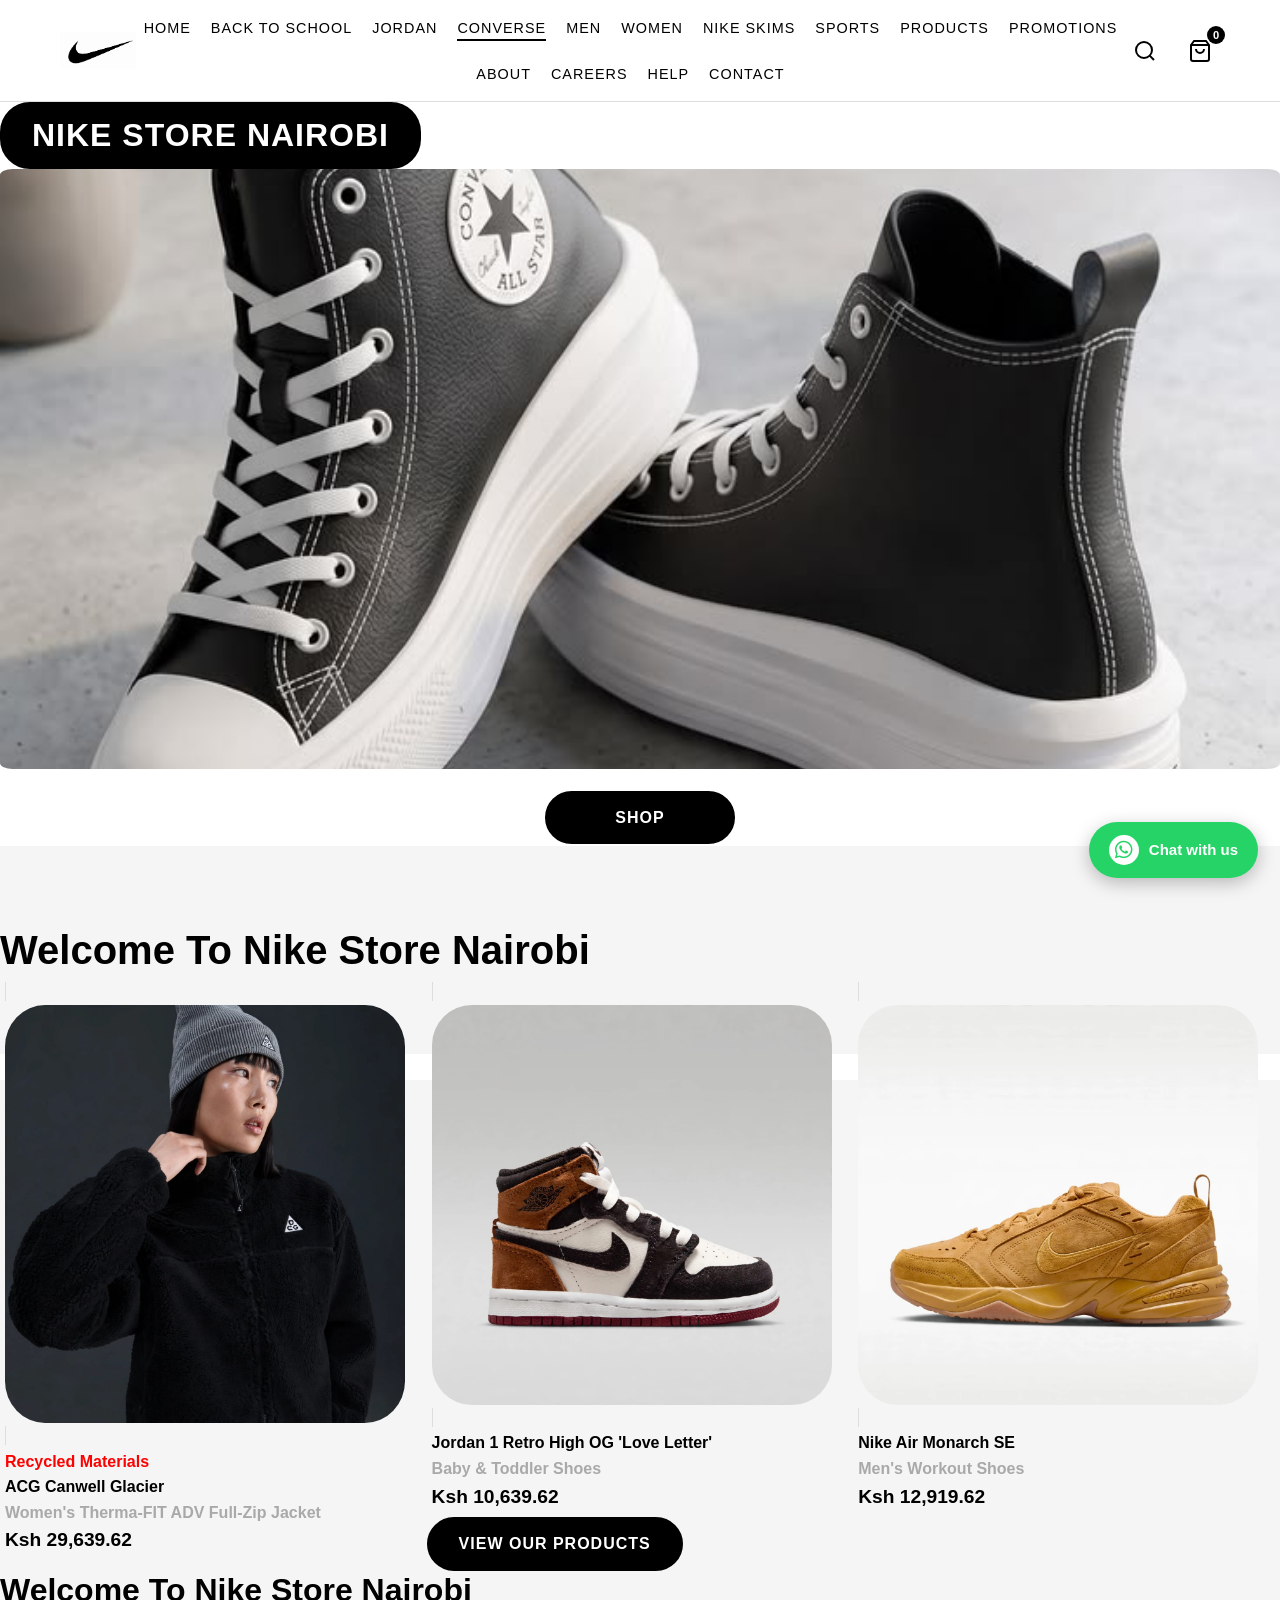
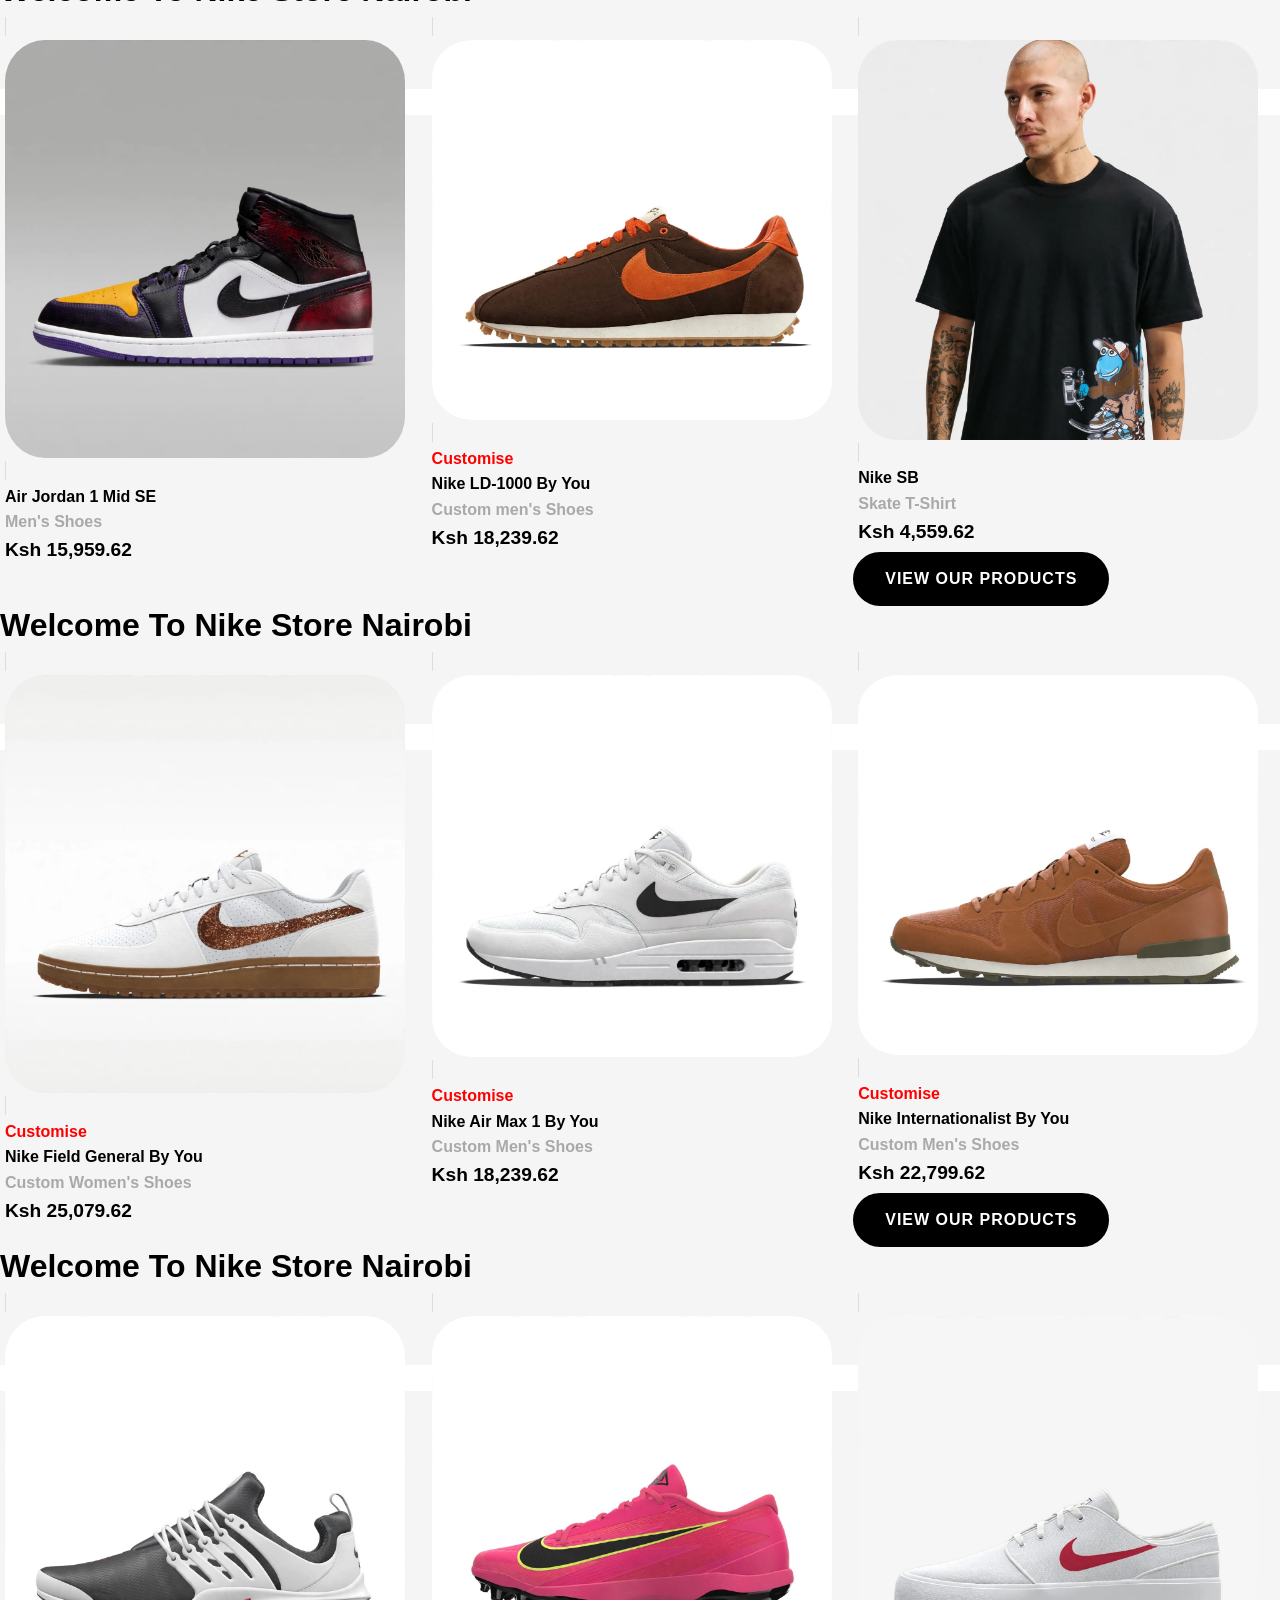
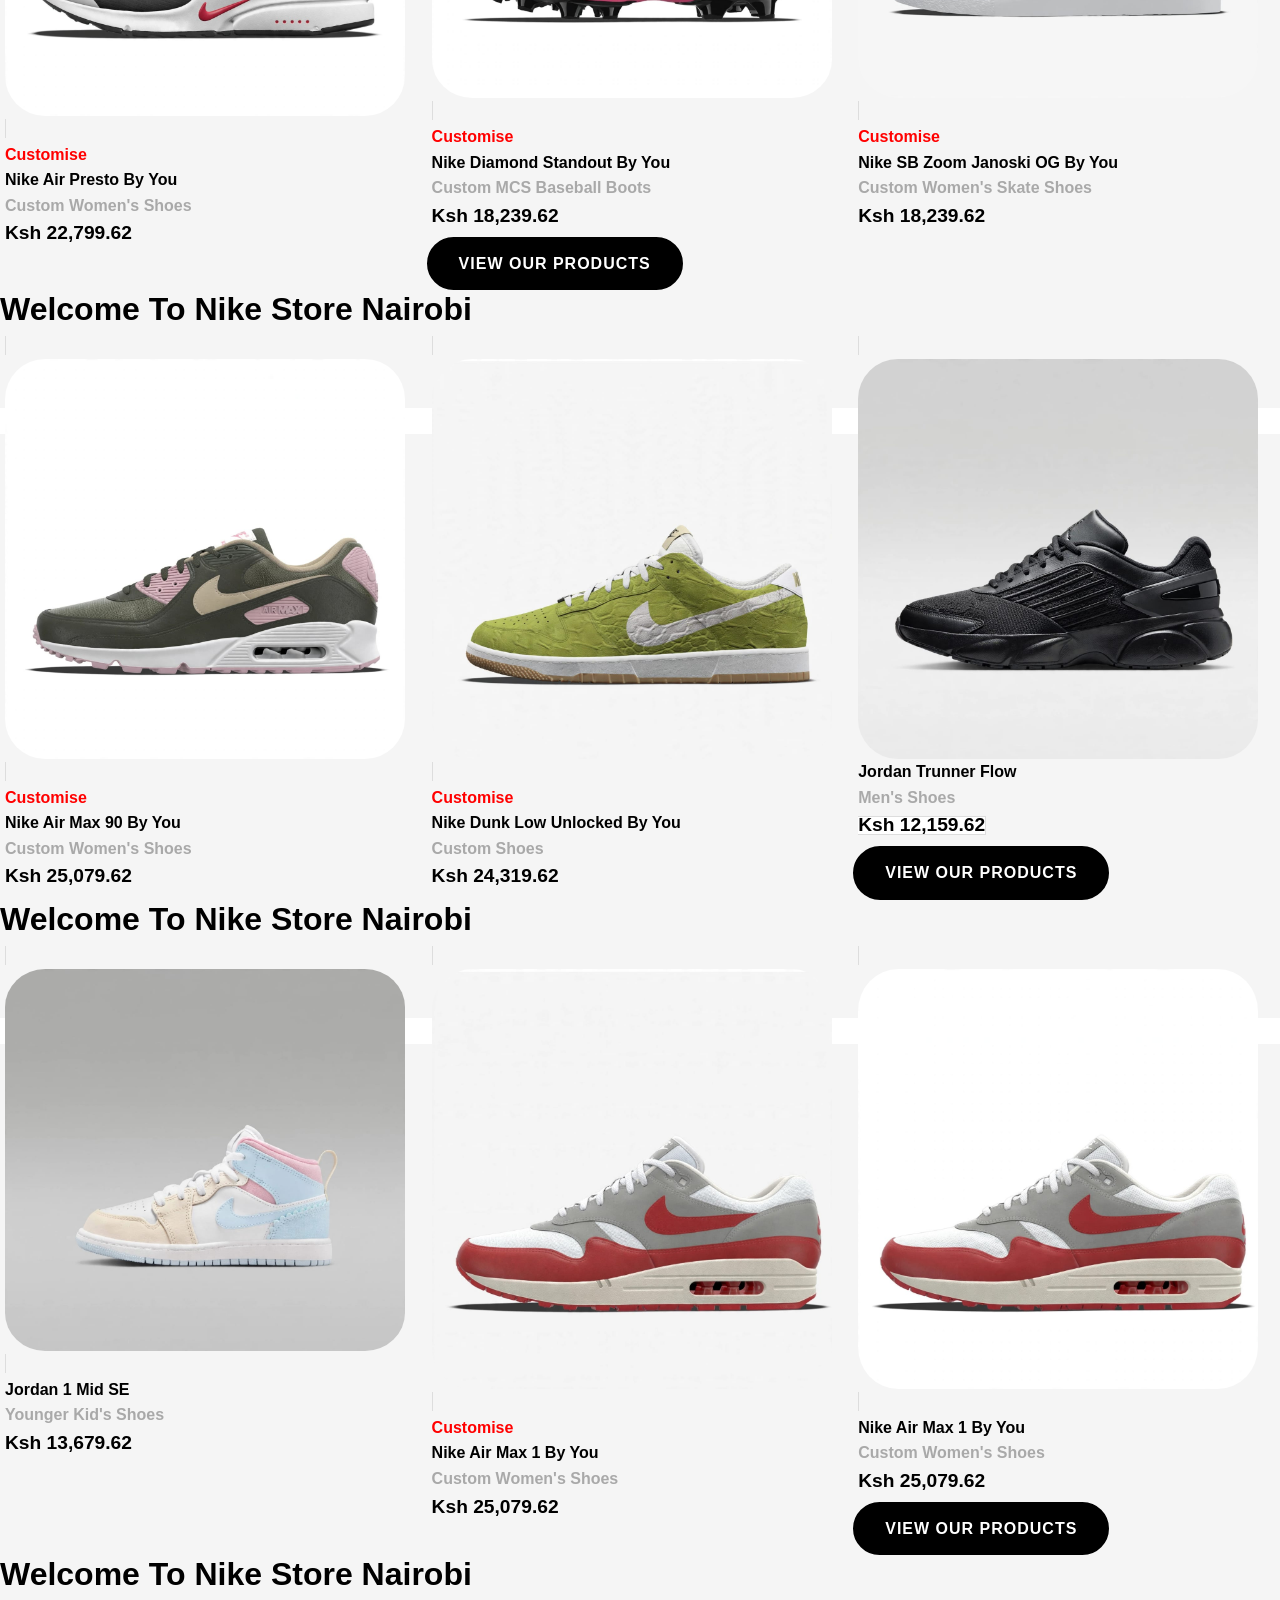
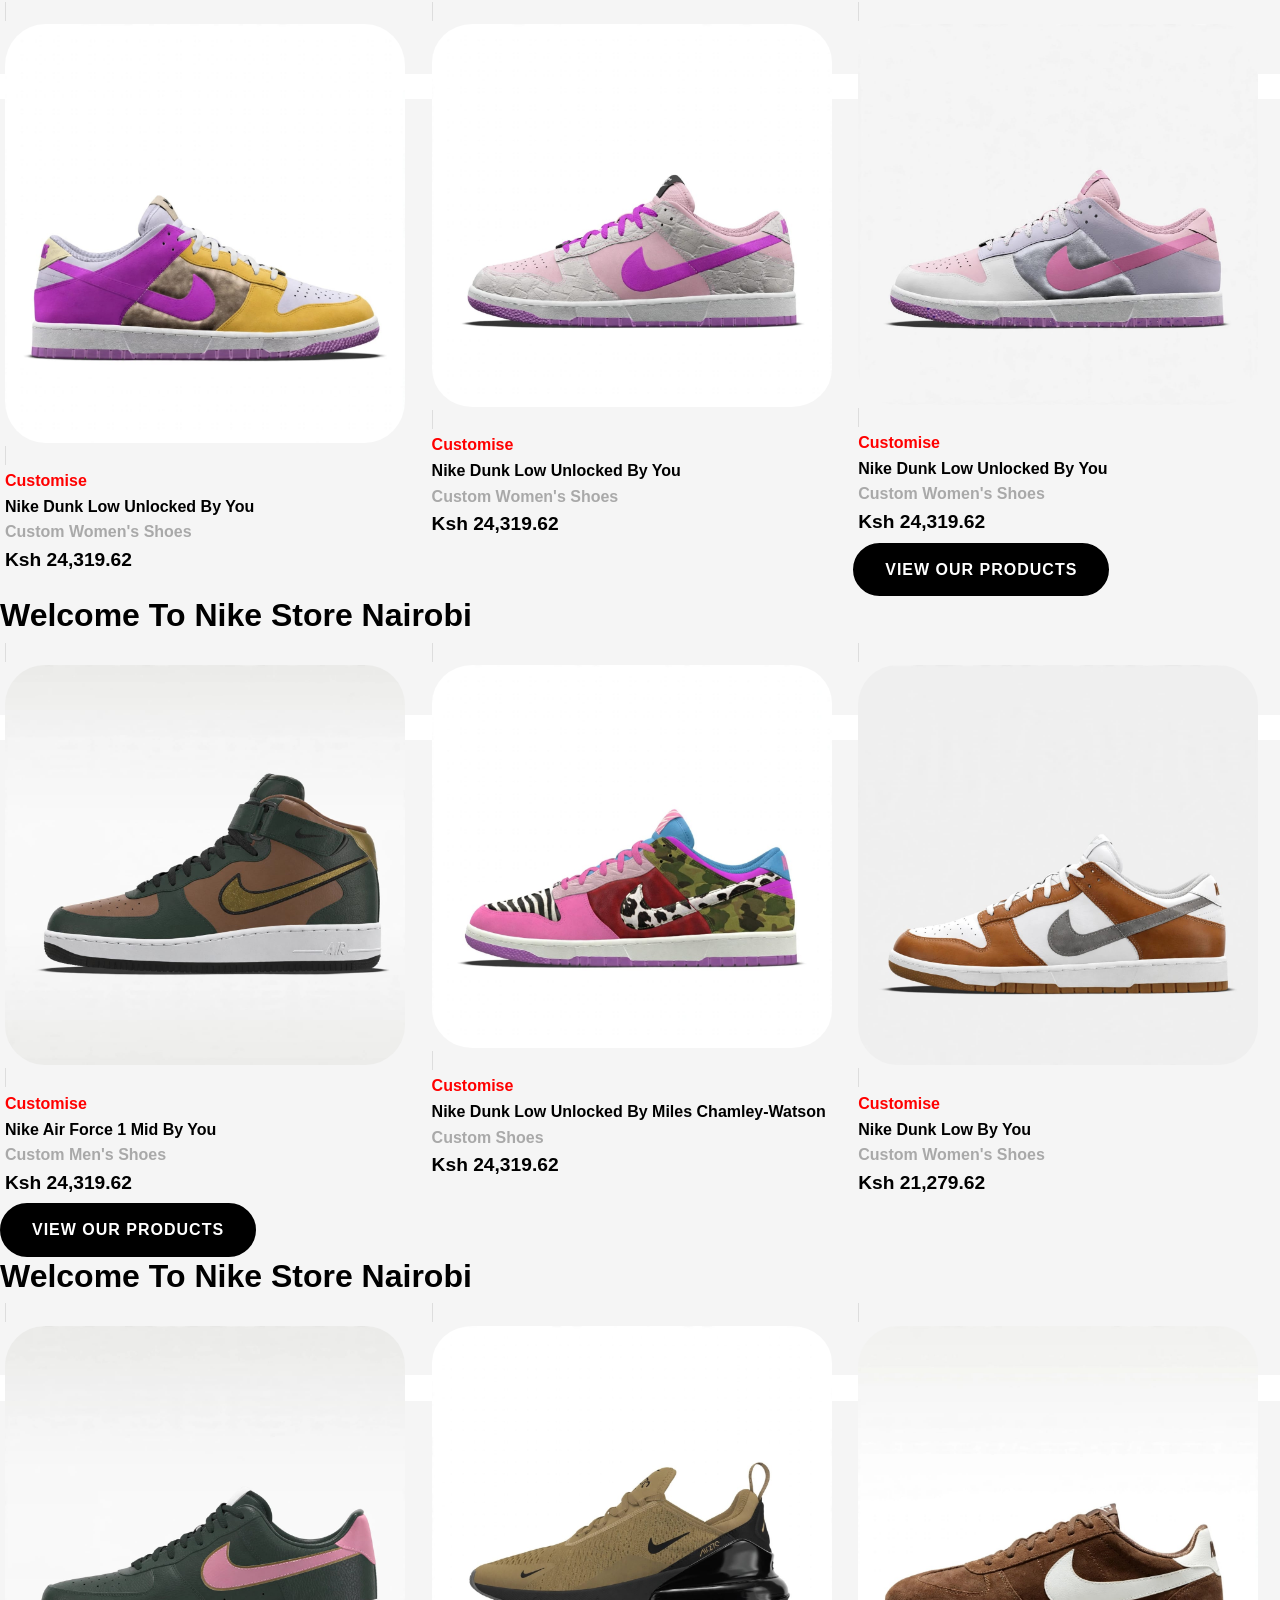
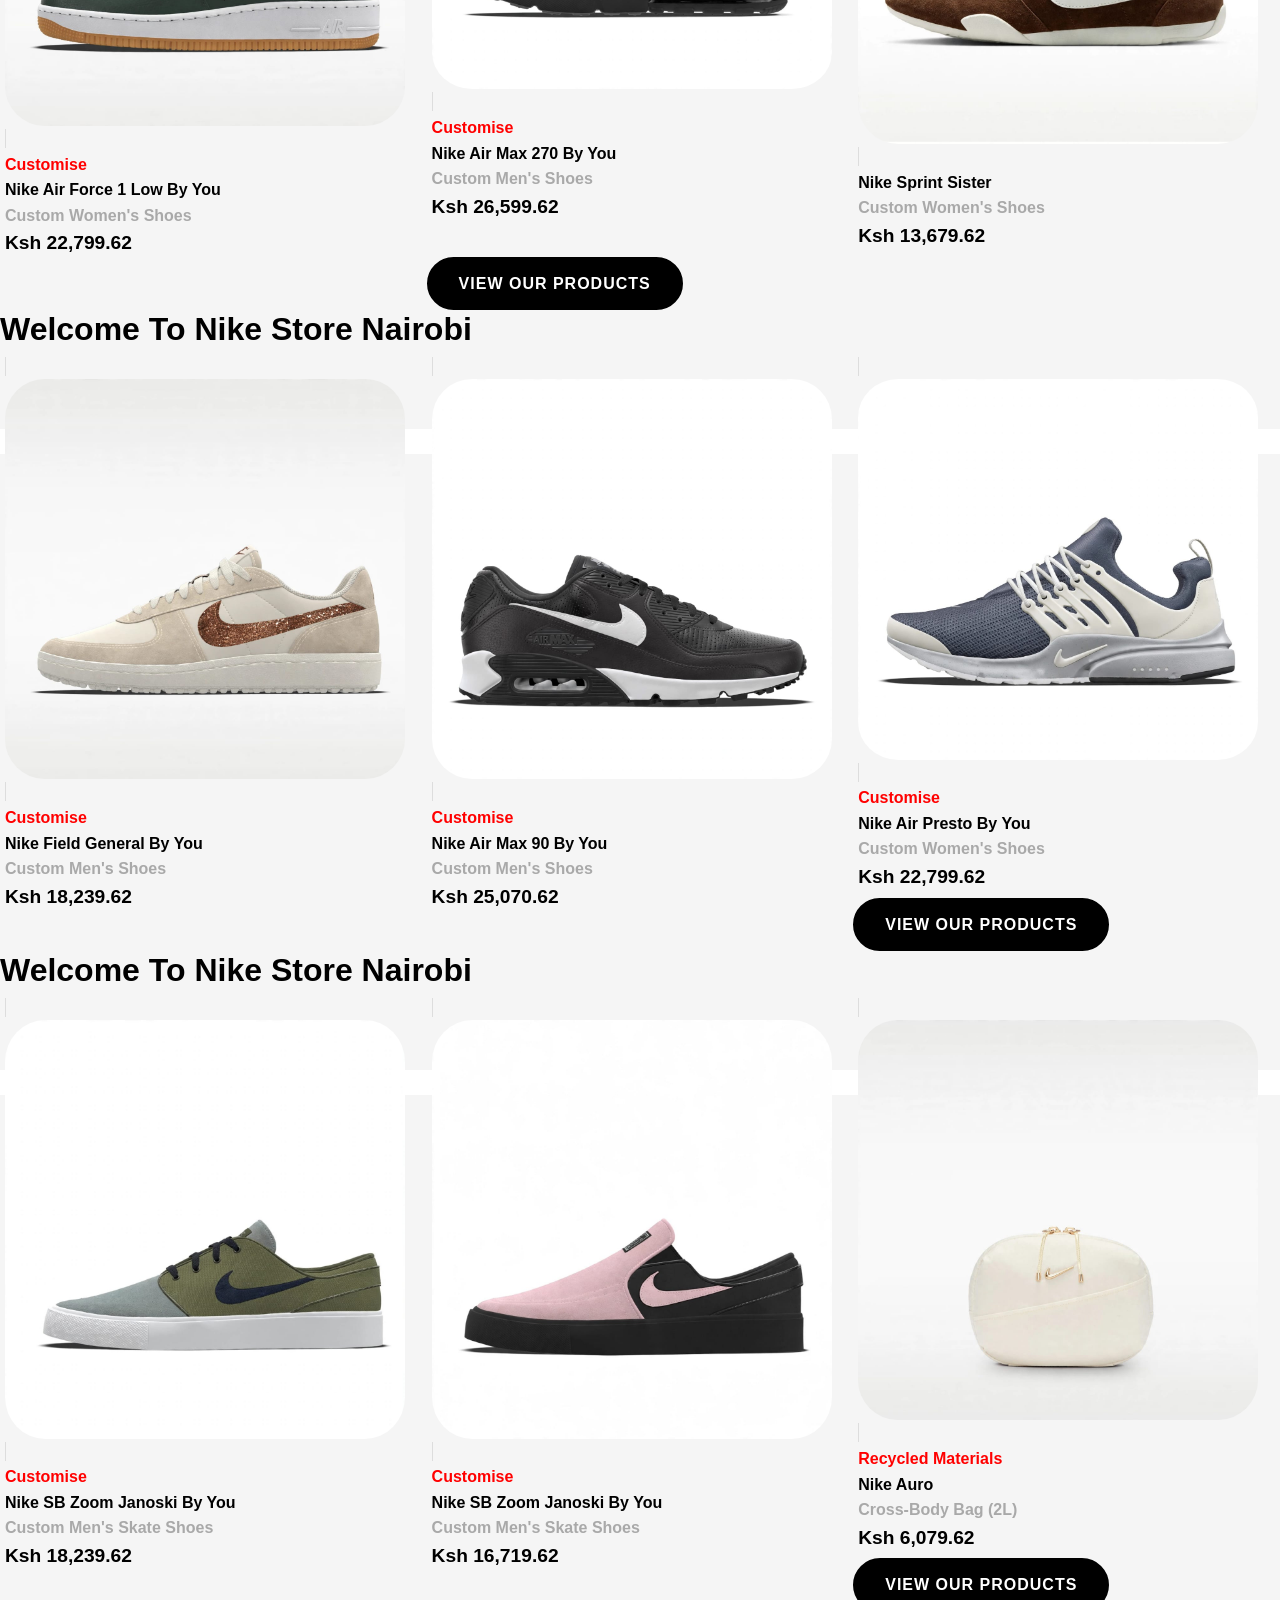
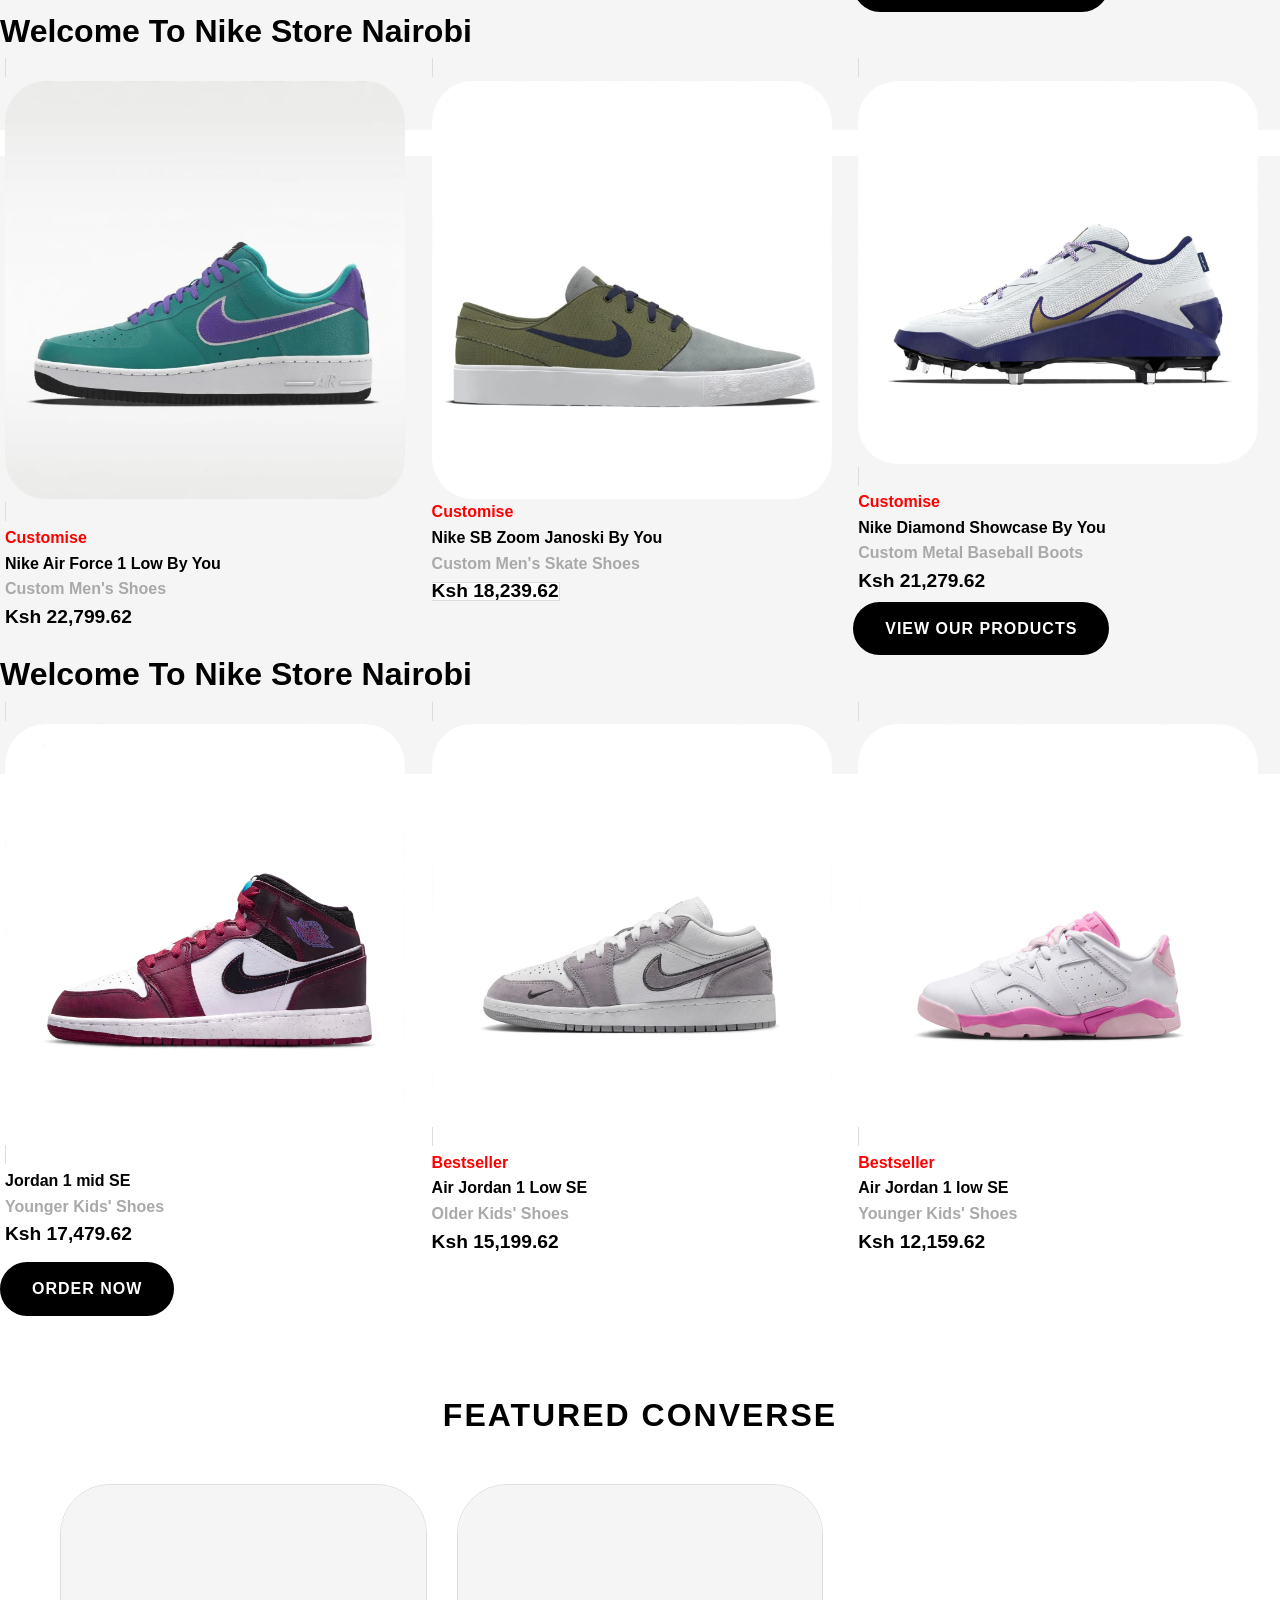
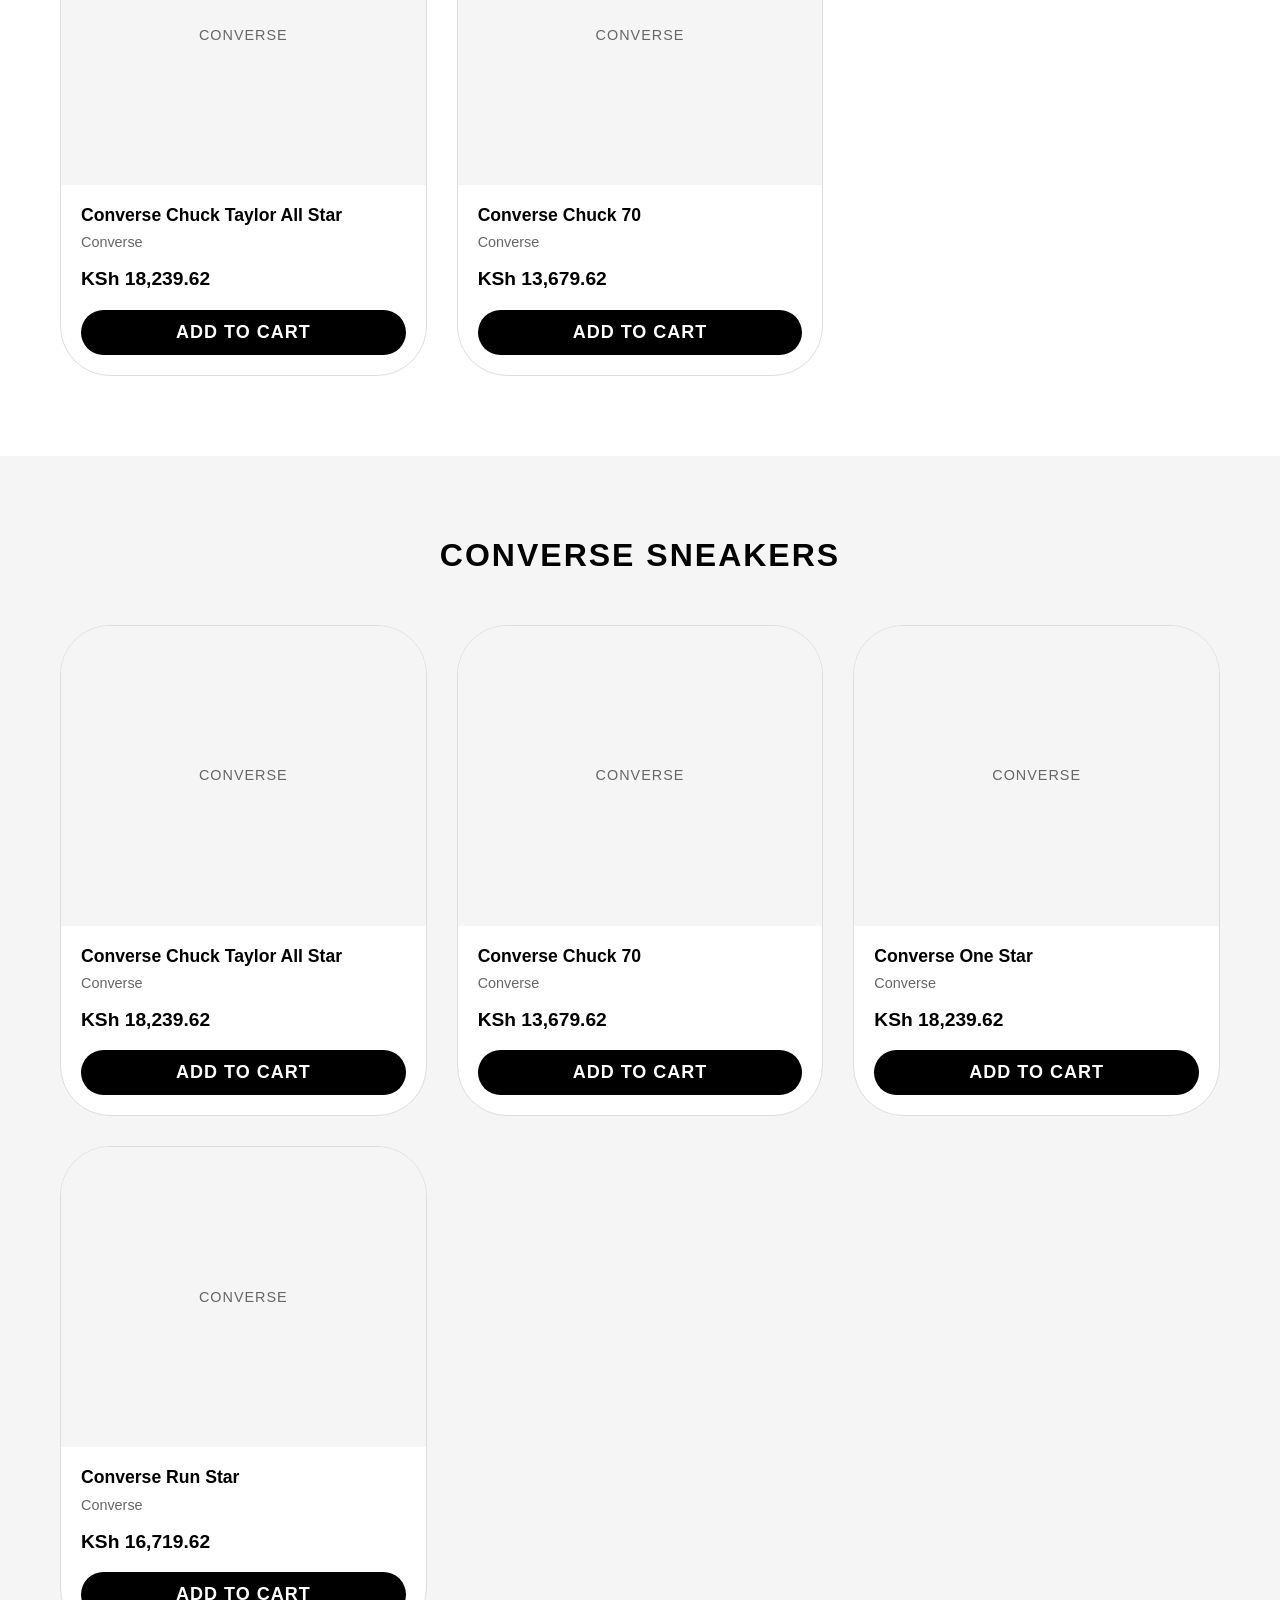
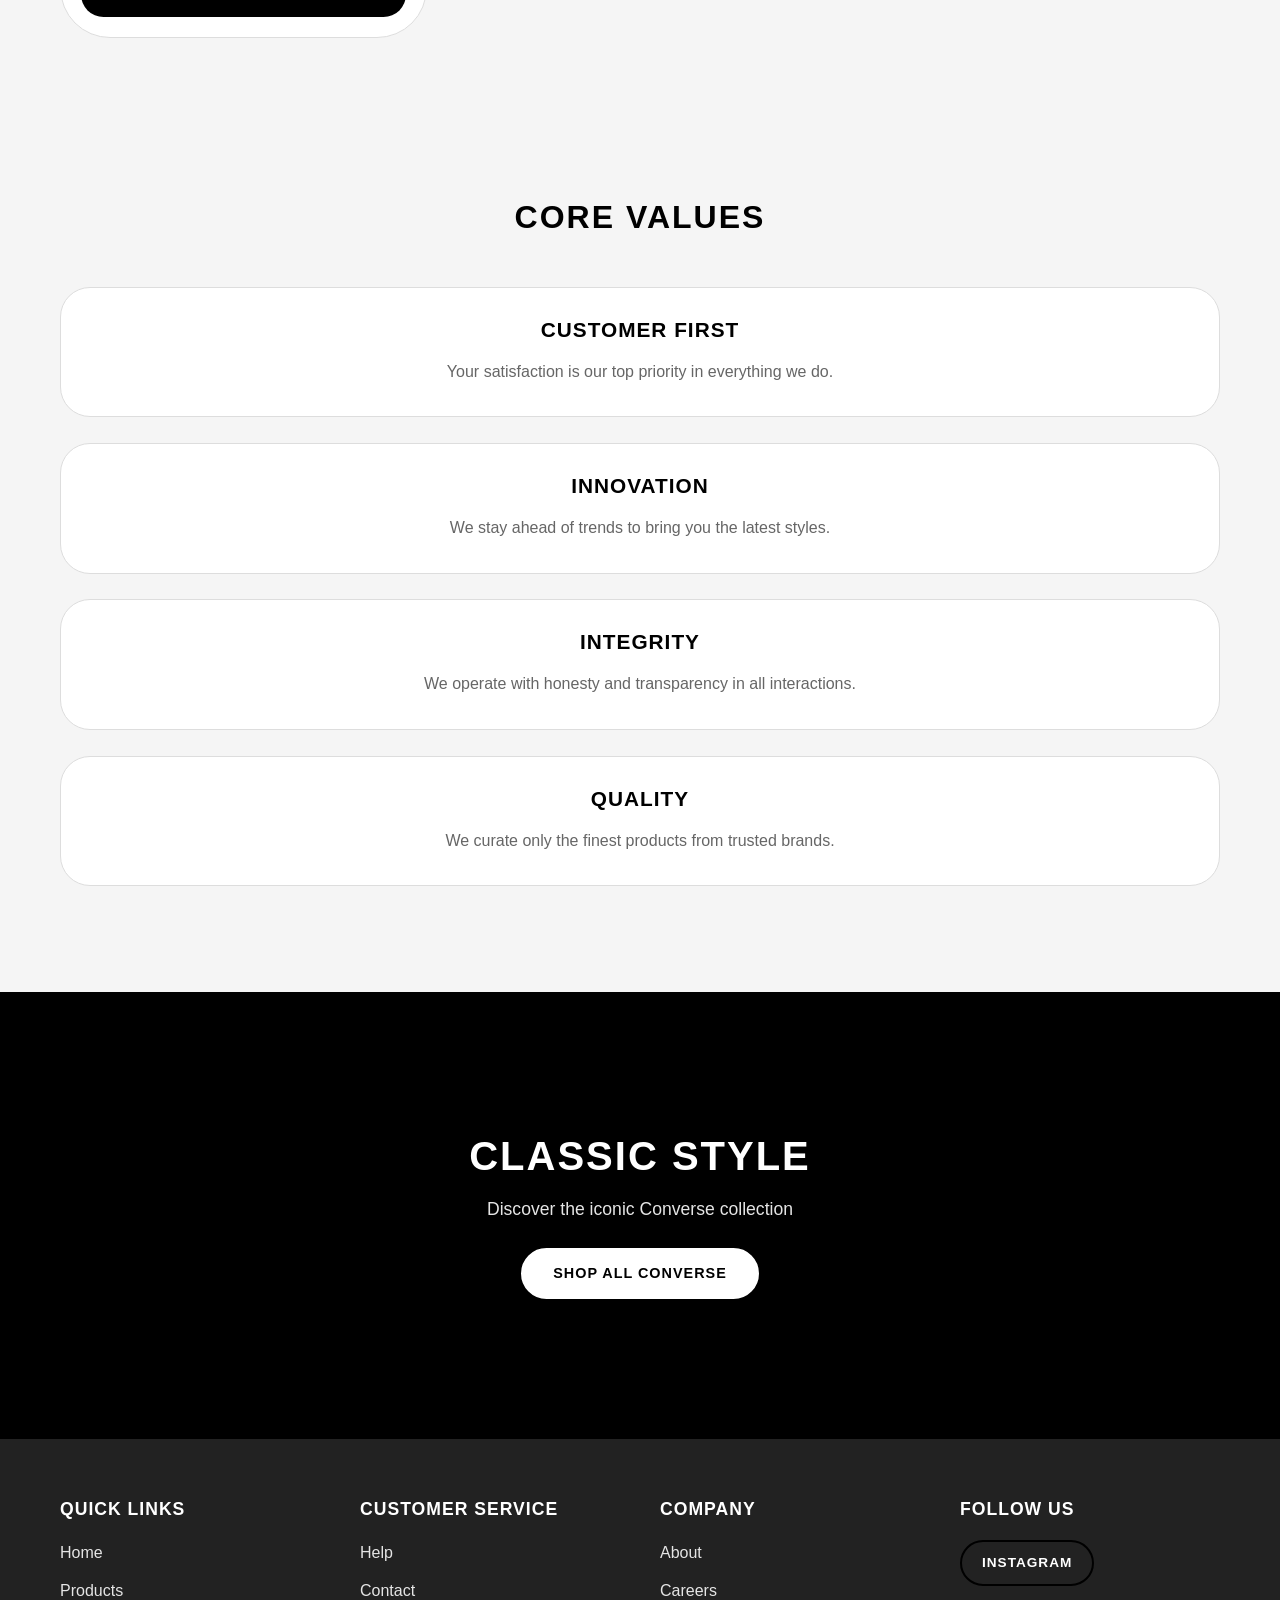
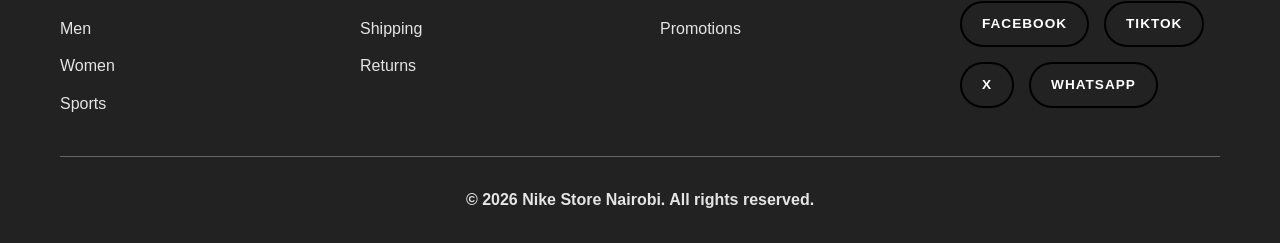
<file: converse.html>
<!DOCTYPE html>
<html lang="en">
<head>
    <meta charset="UTF-8">
    <meta name="viewport" content="width=device-width, initial-scale=1.0">
    <meta name="description" content="Converse collection - Classic sneakers, clothing, and accessories.">
    <title>Converse | NIKE STORE NAIROBI KENYA.</title>
    <link rel="stylesheet" href="style.css">
<link
    rel="stylesheet"
    href="https://cdnjs.cloudflare.com/ajax/libs/font-awesome/6.5.2/css/all.min.css"
>
</head>
<body>
    <!-- Header -->
    <header class="header">
        <div class="header-container">
            <div class="logo">
                  <a class="logo" href="index.html">
<img src="images/logo.png"  alt="logo" width="100" height="100">
            </a>
            </div>
            
            <nav class="nav-desktop">
                <ul class="nav-list">
                    <li><a href="index.html">Home</a></li>
                    <li><a href="backtoschoool.html">Back to School</a></li>
                    <li><a href="Jordan.html">Jordan</a></li>
                    <li><a href="converse.html" class="active">Converse</a></li>
                    <li><a href="men.html">Men</a></li>
                    <li><a href="women.html">Women</a></li>
                    <li><a href="nikeskims.html">Nike SKIMS</a></li>
                    <li><a href="sports.html">Sports</a></li>
                    <li><a href="products.html">Products</a></li>
                    <li><a href="promotions&discounts.html">Promotions</a></li>
                    <li><a href="about.html">About</a></li>
                    <li><a href="careers.html">Careers</a></li>
                    <li><a href="help.html">Help</a></li>
                    <li><a href="contact.html">Contact</a></li>
                </ul>
            </nav>
            
            <div class="header-actions">
                <button class="search-btn" aria-label="Open search">
                    <svg width="24" height="24" viewBox="0 0 24 24" fill="none" stroke="currentColor" stroke-width="2">
                        <circle cx="11" cy="11" r="8"></circle>
                        <path d="M21 21l-4.35-4.35"></path>
                    </svg>
                </button>
                
                <button class="cart-btn" aria-label="Open cart">
                    <svg width="24" height="24" viewBox="0 0 24 24" fill="none" stroke="currentColor" stroke-width="2">
                        <path d="M6 2L3 6v14a2 2 0 0 0 2 2h14a2 2 0 0 0 2-2V6l-3-4z"></path>
                        <line x1="3" y1="6" x2="21" y2="6"></line>
                        <path d="M16 10a4 4 0 0 1-8 0"></path>
                    </svg>
                    <span class="cart-count">0</span>
                </button>
                
                <button class="hamburger-btn" aria-label="Open navigation menu" aria-expanded="false" aria-controls="mobile-nav">
                    <span class="hamburger-line"></span>
                    <span class="hamburger-line"></span>
                    <span class="hamburger-line"></span>
                </button>
            </div>
        </div>
    </header>
    
    <!-- Search Overlay -->
    <div class="search-overlay" id="search-overlay">
        <div class="search-container">
            <button class="search-close" aria-label="Close search">&times;</button>
            <input type="text" class="search-input" placeholder="Search for products..." aria-label="Search products">
            <div class="search-results" id="search-results"></div>
        </div>
    </div>
    
    <!-- Cart Drawer -->
    <div class="cart-drawer" id="cart-drawer">
        <div class="cart-overlay"></div>
        <div class="cart-content">
            <div class="cart-header">
                <h2>Shopping Cart</h2>
                <button class="cart-close" aria-label="Close cart">&times;</button>
            </div>
            <div class="cart-items" id="cart-items"></div>
            <div class="cart-footer">
                <div class="cart-total">
                    <span>Total:</span>
                 <span class="checkout-total-price">KSh 0.00</span>
                <strong id="checkout-total-price">
                        KSh 0
                    </strong>
                </div>
                <button type="button" class="btn btn-primary btn-block checkout-btn" id="checkout-btn">
    Checkout
</button>  
                <button class="btn btn-secondary btn-block continue-shopping">Continue Shopping</button>
            </div>
        </div>
    </div>
     <!-- Checkout Modal -->
<div class="checkout-modal" id="checkout-modal">
    <div class="checkout-overlay"></div>

    <div class="checkout-content">

        <div class="checkout-header">
            <h2>Checkout</h2>
            <button type="button" class="checkout-close" id="checkout-close">
                &times;
            </button>
        </div>

        <form
            id="checkout-form"
            action="https://formspree.io/f/xkjgnynd"
            method="POST"
        >

            <h3>Customer Information</h3>

            <div class="form-group">
                <label for="customer-name">Full Name</label>
                <input
                    type="text"
                    id="customer-name"
                    name="customer_name"
                    placeholder="Enter your full name"
                    required
                >
            </div>

            <div class="form-group">
                <label for="customer-email">Email Address</label>
                <input
                    type="email"
                    id="customer-email"
                    name="customer_email"
                    placeholder="Enter your email"
                    required
                >
            </div>

            <div class="form-group">
                <label for="customer-phone">Phone Number</label>
                <input
                    type="tel"
                    id="customer-phone"
                    name="customer_phone"
                    placeholder="e.g. 0712345678"
                    required
                >
            </div>

            <div class="form-group">
                <label for="delivery-location">Delivery Location</label>
                <textarea
                    id="delivery-location"
                    name="delivery_location"
                    placeholder="Enter your delivery address/location"
                    rows="3"
                    required
                ></textarea>
            </div>

            <div class="form-group">
                <label for="payment-method">Payment Method</label>

                <select
                    id="payment-method"
                    name="payment_method"
                    required
                >
                    <option value="">Select payment method</option>
                    <option value="M-Pesa">M-Pesa</option>
                    <option value="Cash on Delivery">Cash on Delivery</option>
                    <option value="Bank Transfer">Bank Transfer</option>
                </select>
            </div>

            <!-- Cart order information will be inserted here -->
            <input type="hidden" name="order_items" id="order-items">

            <input type="hidden" name="order_total" id="order-total">

            <div class="checkout-summary">

                <h3>Order Summary</h3>

                <div id="checkout-items"></div>

                <div class="checkout-total">
                    <strong>Total:</strong>
                    <strong id="checkout-total-price">
                        KSh 0
                    </strong>
                </div>

            </div>

            <button
                type="submit"
                class="btn btn-primary btn-block"
            >
                Place Order
            </button>

        </form>

    </div>
</div>
    <!-- Mobile Navigation -->
    <div class="mobile-nav" id="mobile-nav">
        <div class="mobile-nav-content">
            <nav class="mobile-nav-list">
                <a href="index.html" class="mobile-nav-link" style="border-radius: 30px;">Home</a>
                <a href="backtoschoool.html" class="mobile-nav-link" style="border-radius: 30px;">Back to School</a>
                <a href="Jordan.html" class="mobile-nav-link" style="border-radius: 30px;">Jordan</a>
                <a href="converse.html" class="mobile-nav-link active" style="border-radius: 30px;">Converse</a>
                <a href="men.html" class="mobile-nav-link" style="border-radius: 30px;">Men</a>
                <a href="women.html" class="mobile-nav-link" style="border-radius: 30px;">Women</a>
                <a href="nikeskims.html" class="mobile-nav-link" style="border-radius: 30px;">Nike SKIMS</a>
                <a href="sports.html" class="mobile-nav-link" style="border-radius: 30px;">Sports</a>
                <a href="products.html" class="mobile-nav-link" style="border-radius: 30px;">Products</a>
                <a href="promotions&discounts.html" class="mobile-nav-link" style="border-radius: 30px;">Promotions</a>
                <a href="about.html" class="mobile-nav-link" style="border-radius: 30px;">About</a>
               
                <a href="careers.html" class="mobile-nav-link" style="border-radius: 30px;">Careers</a>
                <a href="help.html" class="mobile-nav-link" style="border-radius: 30px;">Help</a>
                <a href="contact.html" class="mobile-nav-link" style="border-radius: 30px;">Contact</a>
            </nav>
        </div>
    </div>
    
    <!-- Main Content -->
    <main class="main-content">
        <!-- Hero Section -->
        <section class="slider">
   <h2 class="btn btn-primary" style="border-radius: 30px;font-weight: bold;font-size: 2rem;"> NIKE STORE NAIROBI</h2>
            <div class="slides">

        <div class="slide">
            
         <div class="content">
          <img src="images/converse2.jpg" alt="Shoe 1" style="border-radius:1%;object-fit:cover;">
            <a href="products.html" class="btn btn-primary" style="border-radius: 30px;font-weight: bold;font-size: 1rem;">Shop</a>
        </div>
        </div>

        <div class="slide">
           <div class="content">
            <img src="images/converse1.jpg" alt="Shoe 2" style="border-radius:1%;object-fit:cover;">
       <a href="products.html" class="btn btn-primary" style="border-radius: 30px;font-weight: bold;font-size: 1rem;">Shop</a>
        </div>
        </div>
<div class="slide">
            
         <div class="content">
          <img src="images/converse2.jpg" alt="Shoe 1" style="border-radius:1%;object-fit:cover;">
            <a href="products.html" class="btn btn-primary" style="border-radius: 30px;font-weight: bold;font-size: 1rem;">Shop</a>
        </div>
        </div>

        <div class="slide">
           <div class="content">
            <img src="images/converse1.jpg" alt="Shoe 2" style="border-radius:1%;object-fit:cover;">
       <a href="products.html" class="btn btn-primary" style="border-radius: 30px;font-weight: bold;font-size: 1rem;">Shop</a>
        </div>
        </div>
        

    </div>
</section>
       
 <section class="section section-gray">

    <h1>Welcome To Nike Store Nairobi</h1>
    <div class="row"></div>
             <div class="column" style="border-radius: 30px;">
                       <a href="products.html" class="category-card">
               
                        <img src="images/con1.jpg"  alt="Shoe 1" style="border-radius:10%;object-fit:cover;" width="400"  height="300">   
                 </a>
                        <div  style="color:red;font-weight: bold;" >Recycled Materials </div>
                        <div  style="color:black;font-weight: bold;">ACG Canwell Glacier</div>
                 <div  style="color:darkgrey;font-weight: bold;" >Women's Therma-FIT ADV Full-Zip Jacket</div>
                   <span style="font-weight:bold;font-size:1.2rem;">Ksh 29,639.62</span>
                
                </div>
        
                <div class="column" style="border-radius: 30px;">
                       <a href="products.html" class="category-card">
                
                        <img src="images/con2.jpg"  alt="Shoe 1" style="border-radius:10%;object-fit:cover;" width="400"  height="300">   
                 </a>
                        <div  style="color:black;font-weight: bold;">Jordan 1 Retro High OG 'Love Letter'</div>
                 <div  style="color:darkgrey;font-weight: bold;" >Baby & Toddler Shoes</div>
                    <span style="font-weight:bold;font-size:1.2rem;">Ksh 10,639.62</span>
               
                </div>
        
         <div class="column" style="border-radius: 30px;">
                       <a href="products.html" class="category-card">
               
                        <img src="images/con3.jpg"  alt="con" style="border-radius:10%;object-fit:cover;" width="400"  height="300">   
                </a>
                        <div  style="color:black;font-weight: bold;">Nike Air Monarch SE</div>
                 <div  style="color:darkgrey;font-weight: bold;" >Men's Workout  Shoes</div>
                    <span style="font-weight:bold;font-size:1.2rem;">Ksh 12,919.62</span>
            
                </div>
           
            </section>
       <br>
            <section class="section section-gray">
<a href="products.html" class="btn btn-primary" style="border-radius: 30px;font-weight: bold;font-size: 1rem;">View Our Products</a>
                <h2>Welcome To Nike Store Nairobi</h2>
                <div class="row"></div>
             <div class="column" style="border-radius: 30px;">
                       <a href="products.html" class="category-card">
               
                        <img src="images/con4.jpg"  alt="con" style="border-radius:10%;object-fit:cover;" width="400"  height="300">   
                  </a>
                        <div  style="color:black;font-weight: bold;">Air Jordan 1 Mid SE</div>
                 <div  style="color:darkgrey;font-weight: bold;" >Men's  Shoes</div>
                   <span style="font-weight:bold;font-size:1.2rem;">Ksh 15,959.62</span>
               
                </div>
        
                <div class="column" style="border-radius: 30px;">
                       <a href="products.html" class="category-card">
                
                        <img src="images/con5.jpg" alt="con"  style="border-radius:10%;object-fit:cover;" width="400"  height="300">   
                 </a>
                        <div  style="color:red;font-weight: bold;" >Customise </div>
                        <div  style="color:black;font-weight: bold;">Nike LD-1000 By You</div>
                 <div  style="color:darkgrey;font-weight: bold;" >Custom men's  Shoes</div>
                    <span style="font-weight:bold;font-size:1.2rem;">Ksh 18,239.62</span>
                
                </div>
        
         <div class="column" style="border-radius: 30px;">
                       <a href="products.html" class="category-card">
                
                        <img src="images/con6.jpg"  alt="con" style="border-radius:10%;object-fit:cover;" width="400"  height="300">   
                  </a>
                        <div  style="color:black;font-weight: bold;">Nike SB</div>
                 <div  style="color:darkgrey;font-weight: bold;" >Skate T-Shirt</div>
                    <span style="font-weight:bold;font-size:1.2rem;">Ksh 4,559.62</span>
               
                
                </div>
            </section>
         <br>
            <section class="section section-gray">
<a href="products.html" class="btn btn-primary" style="border-radius: 30px;font-weight: bold;font-size: 1rem;">View Our Products</a>
                <h2>Welcome To Nike Store Nairobi</h2>
                <div class="row"></div>
             <div class="column" style="border-radius: 30px;">
                       <a href="products.html" class="category-card">
               
                        <img src="images/con7.jpg" alt="con"  style="border-radius:10%;object-fit:cover;" width="400"  height="300">   
                   </a>
                        <div  style="color:red;font-weight: bold;" >Customise </div>
                        <div  style="color:black;font-weight: bold;">Nike Field General By You</div>
                 <div  style="color:darkgrey;font-weight: bold;" >Custom Women's  Shoes</div>
                   <span style="font-weight:bold;font-size:1.2rem;">Ksh 25,079.62</span>
                
                </div>
        
                <div class="column" style="border-radius: 30px;">
                       <a href="products.html" class="category-card">
               
                        <img src="images/con8.jpg"  alt="con" style="border-radius:10%;object-fit:cover;" width="400"  height="300">   
                  </a>
                        <div  style="color:red;font-weight: bold;" >Customise </div>
                        <div  style="color:black;font-weight: bold;">Nike Air Max 1 By You</div>
                 <div  style="color:darkgrey;font-weight: bold;" >Custom Men's  Shoes</div>
                   <span style="font-weight:bold;font-size:1.2rem;">Ksh 18,239.62</span>
                
                </div>
        
         <div class="column" style="border-radius: 30px;">
                       <a href="products.html" class="category-card">
                
                        <img src="images/con9.jpg" alt="con"  style="border-radius:10%;object-fit:cover;" width="400"  height="300">   
                   </a>
                  
                        <div  style="color:red;font-weight: bold;" >Customise </div>
                        <div  style="color:black;font-weight: bold;">Nike Internationalist By You</div>
                 <div  style="color:darkgrey;font-weight: bold;" >Custom Men's  Shoes</div>
                    <span style="font-weight:bold;font-size:1.2rem;">Ksh 22,799.62</span>
                
                </div>
            </section>
         <br>
            <section class="section section-gray">
<a href="products.html" class="btn btn-primary" style="border-radius: 30px;font-weight: bold;font-size: 1rem;">View Our Products</a>
                <h2>Welcome To Nike Store Nairobi</h2>
                <div class="row"></div>
             <div class="column" style="border-radius: 30px;">
                       <a href="products.html" class="category-card">
                
                        <img src="images/con10.jpg"  alt="con" style="border-radius:10%;object-fit:cover;" width="400"  height="300">   
                 </a>
                        <div  style="color:red;font-weight: bold;" >Customise </div>
                        <div  style="color:black;font-weight: bold;">Nike Air Presto By You</div>
                 <div  style="color:darkgrey;font-weight: bold;" >Custom Women's  Shoes</div>
                     <span style="font-weight:bold;font-size:1.2rem;">Ksh 22,799.62</span>
                
                </div>
        
                <div class="column" style="border-radius: 30px;">
                       <a href="products.html" class="category-card">
               
                        <img src="images/con11.jpg"  alt="con" style="border-radius:10%;object-fit:cover;" width="400"  height="300">   
                 </a>
                        <div  style="color:red;font-weight: bold;" >Customise </div>
                        <div  style="color:black;font-weight: bold;">Nike Diamond Standout By You</div>
                 <div  style="color:darkgrey;font-weight: bold;" >Custom MCS Baseball Boots</div>
                    <span style="font-weight:bold;font-size:1.2rem;">Ksh 18,239.62</span>
                
                </div>
        
         <div class="column" style="border-radius: 30px;">
                       <a href="products.html" class="category-card">
               
                        <img src="images/con12.jpg"  alt="con" style="border-radius:10%;object-fit:cover;" width="400"  height="300">   
                 </a>
                        <div  style="color:red;font-weight: bold;" >Customise </div>
                        <div  style="color:black;font-weight: bold;">Nike SB Zoom Janoski OG By You</div>
                 <div  style="color:darkgrey;font-weight: bold;" >Custom Women's Skate Shoes</div>
                   <span style="font-weight:bold;font-size:1.2rem;">Ksh 18,239.62</span>
                
                </div>
            </section>
         <br>
            <section class="section section-gray">
<a href="products.html" class="btn btn-primary" style="border-radius: 30px;font-weight: bold;font-size: 1rem;">View Our Products</a>
                <h2>Welcome To Nike Store Nairobi</h2>
                <div class="row"></div>
             <div class="column" style="border-radius: 30px;">
                       <a href="products.html" class="category-card">
               
                        <img src="images/con13.jpg"  alt="con" style="border-radius:10%;object-fit:cover;" width="400"  height="300">   
                    </a>
                        <div  style="color:red;font-weight: bold;" >Customise </div>
                        <div  style="color:black;font-weight: bold;">Nike Air Max 90 By You</div>
                 <div  style="color:darkgrey;font-weight: bold;" >Custom Women's Shoes</div>
                    <span style="font-weight:bold;font-size:1.2rem;">Ksh 25,079.62</span>
                
                </div>
        
                <div class="column" style="border-radius: 30px;">
                       <a href="products.html" class="category-card">
                
                        <img src="images/con14.jpg" alt="con"  style="border-radius:10%;object-fit:cover;" width="400"  height="300">   
                  </a>
                        <div  style="color:red;font-weight: bold;" >Customise </div>
                        <div  style="color:black;font-weight: bold;">Nike Dunk Low Unlocked By You</div>
                 <div  style="color:darkgrey;font-weight: bold;" >Custom  Shoes</div>
                   <span style="font-weight:bold;font-size:1.2rem;">Ksh 24,319.62</span>
                
                </div>
        
         <div class="column" style="border-radius: 30px;">
                       <a href="products.html" class="category-card">
               
                        <img src="images/con15.jpg"  alt="con" style="border-radius:10%;object-fit:cover;" width="400"  height="300">   
                  <div  style="color:black;font-weight: bold;">Jordan Trunner Flow</div>
                 <div  style="color:darkgrey;font-weight: bold;" >Men's  Shoes</div>
                   <span style="font-weight:bold;font-size:1.2rem;">Ksh 12,159.62</span>
                </a>
                </div>
            </section>
       <br>
            <section class="section section-gray">
<a href="products.html" class="btn btn-primary" style="border-radius: 30px;font-weight: bold;font-size: 1rem;">View Our Products</a>
                <h2>Welcome To Nike Store Nairobi</h2>
                <div class="row"></div>
             <div class="column" style="border-radius: 30px;">
                       <a href="products.html" class="category-card">
                
                        <img src="images/con16.jpg"  alt="con" style="border-radius:10%;object-fit:cover;" width="400"  height="300">   
                  </a>
                        <div  style="color:black;font-weight: bold;">Jordan 1 Mid SE</div>
                 <div  style="color:darkgrey;font-weight: bold;" >Younger Kid's  Shoes</div>
                   <span style="font-weight:bold;font-size:1.2rem;">Ksh 13,679.62</span>
                
                </div>
        
                <div class="column" style="border-radius: 30px;">
                       <a href="products.html" class="category-card">
                
                        <img src="images/con17.jpg" alt="con"  style="border-radius:10%;object-fit:cover;" width="400"  height="300">   
                  </a>
                        <div  style="color:red;font-weight: bold;" >Customise </div>
                        <div  style="color:black;font-weight: bold;">Nike Air Max 1 By You</div>
                 <div  style="color:darkgrey;font-weight: bold;" >Custom Women's Shoes</div>
                   <span style="font-weight:bold;font-size:1.2rem;">Ksh 25,079.62</span>
                
                </div>
        
         <div class="column" style="border-radius: 30px;">
                       <a href="products.html" class="category-card">
               
                        <img src="images/con18.jpg"  alt="con" style="border-radius:10%;object-fit:cover;" width="400"  height="300">   
                 </a>
                        <div  style="color:black;font-weight: bold;">Nike Air Max 1 By You</div>
                 <div  style="color:darkgrey;font-weight: bold;" >Custom Women's Shoes</div>
                   <span style="font-weight:bold;font-size:1.2rem;">Ksh 25,079.62</span>
                
                </div>
            </section>
        <br>
            <section class="section section-gray">
<a href="products.html" class="btn btn-primary" style="border-radius: 30px;font-weight: bold;font-size: 1rem;">View Our Products</a>
                <h2>Welcome To Nike Store Nairobi</h2>
                <div class="row"></div>
             <div class="column" style="border-radius: 30px;">
                       <a href="products.html" class="category-card">
               
                        <img src="images/con19.jpg" alt="con"  style="border-radius:10%;object-fit:cover;" width="400"  height="300">   
                   </a>
                        <div  style="color:red;font-weight: bold;" >Customise </div>
                        <div  style="color:black;font-weight: bold;">Nike Dunk Low Unlocked By You</div>
                 <div  style="color:darkgrey;font-weight: bold;" >Custom Women's Shoes</div>
                    <span style="font-weight:bold;font-size:1.2rem;">Ksh 24,319.62</span>
                
                </div>
        
                <div class="column" style="border-radius: 30px;">
                       <a href="products.html" class="category-card">
               
                        <img src="images/con20.jpg"   alt="con" style="border-radius:10%;object-fit:cover;" width="400"  height="300">   
                </a>
                        <div  style="color:red;font-weight: bold;" >Customise </div>
                        <div  style="color:black;font-weight: bold;">Nike Dunk Low Unlocked By You</div>
                 <div  style="color:darkgrey;font-weight: bold;" >Custom Women's Shoes</div>
                    <span style="font-weight:bold;font-size:1.2rem;">Ksh 24,319.62</span>
                
                </div>
        
         <div class="column" style="border-radius: 30px;">
                       <a href="products.html" class="category-card">
              
                        <img src="images/con21.jpg"  alt="con" style="border-radius:10%;object-fit:cover;" width="400"  height="300">   
                   </a>
                        <div  style="color:red;font-weight: bold;" >Customise </div>
                        <div  style="color:black;font-weight: bold;">Nike Dunk Low Unlocked By You</div>
                 <div  style="color:darkgrey;font-weight: bold;" >Custom Women's Shoes</div>
                   <span style="font-weight:bold;font-size:1.2rem;">Ksh 24,319.62</span>
                
                </div>
            </section>
         <br>
            <section class="section section-gray">
<a href="products.html" class="btn btn-primary" style="border-radius: 30px;font-weight: bold;font-size: 1rem;">View Our Products</a>
                <h2>Welcome To Nike Store Nairobi</h2>
                <div class="row"></div>
             <div class="column" style="border-radius: 30px;">
                       <a href="products.html" class="category-card">
               
                        <img src="images/con22.jpg"  alt="con" style="border-radius:10%;object-fit:cover;" width="400"  height="300">   
                   </a>
                        <div  style="color:red;font-weight: bold;" >Customise </div>
                        <div  style="color:black;font-weight: bold;">Nike Air Force 1 Mid By You</div>
                 <div  style="color:darkgrey;font-weight: bold;" >Custom Men's Shoes</div>
                  <span style="font-weight:bold;font-size:1.2rem;">Ksh 24,319.62</span>
                
                </div>
        
                <div class="column" style="border-radius: 30px;">
                       <a href="products.html" class="category-card">
                
                        <img src="images/con23.jpg"  alt="con"  style="border-radius:10%;object-fit:cover;" width="400"  height="300">   
                 </a>
                        <div  style="color:red;font-weight: bold;" >Customise </div>
                        <div  style="color:black;font-weight: bold;">Nike Dunk Low Unlocked By Miles Chamley-Watson</div>
                 <div  style="color:darkgrey;font-weight: bold;" >Custom  Shoes</div>
                 <span style="font-weight:bold;font-size:1.2rem;">Ksh 24,319.62</span>
                    
                </div>
        
         <div class="column" style="border-radius: 30px;">
                       <a href="products.html" class="category-card">
               
                        <img src="images/con24.jpg"   alt="con" style="border-radius:10%;object-fit:cover;" width="400"  height="300">   
                   </a>
                        <div  style="color:red;font-weight: bold;" >Customise </div>
                        <div  style="color:black;font-weight: bold;">Nike Dunk Low  By You</div>
                 <div  style="color:darkgrey;font-weight: bold;" >Custom Women's Shoes</div>
                   <span style="font-weight:bold;font-size:1.2rem;">Ksh 21,279.62</span>
                
                </div>
            </section>
        <br>
            <section class="section section-gray">
<a href="products.html" class="btn btn-primary" style="border-radius: 30px;font-weight: bold;font-size: 1rem;">View Our Products</a>
                <h2>Welcome To Nike Store Nairobi</h2>
                <div class="row"></div>
             <div class="column" style="border-radius: 30px;">
                       <a href="products.html" class="category-card">
               
                        <img src="images/con25.jpg"  alt="con" style="border-radius:10%;object-fit:cover;" width="400"  height="300">   
                   </a>
                        <div  style="color:red;font-weight: bold;" >Customise </div>
                        <div  style="color:black;font-weight: bold;">Nike Air Force 1 Low  By You</div>
                 <div  style="color:darkgrey;font-weight: bold;" >Custom Women's Shoes</div>
                <span style="font-weight:bold;font-size:1.2rem;">Ksh 22,799.62</span>
                
                </div>
        
                <div class="column" style="border-radius: 30px;">
                       <a href="products.html" class="category-card">
                
                        <img src="images/con26.jpg"  alt="con"  style="border-radius:10%;object-fit:cover;" width="400"  height="300">   
                  </a>
                        <div  style="color:red;font-weight: bold;" >Customise </div>
                        <div  style="color:black;font-weight: bold;">Nike Air Max 270 By You</div>
                 <div  style="color:darkgrey;font-weight: bold;" >Custom Men's Shoes</div>
                    <span style="font-weight:bold;font-size:1.2rem;">Ksh 26,599.62</span>
                
                </div>
        
         <div class="column" style="border-radius: 30px;">
                       <a href="products.html" class="category-card">
               
                        <img src="images/con27.jpg"  alt="con" style="border-radius:10%;object-fit:cover;" width="400"  height="300">   
                 </a>
                        <div  style="color:black;font-weight: bold;">Nike Sprint Sister</div>
                 <div  style="color:darkgrey;font-weight: bold;" >Custom Women's Shoes</div>
                <span style="font-weight:bold;font-size:1.2rem;">Ksh 13,679.62</span>
            
                </div>
            </section>
     <br>
            <section class="section section-gray">
<a href="products.html" class="btn btn-primary" style="border-radius: 30px;font-weight: bold;font-size: 1rem;">View Our Products</a>
                <h2>Welcome To Nike Store Nairobi</h2>
                <div class="row"></div>
             <div class="column" style="border-radius: 30px;">
                       <a href="products.html" class="category-card">
               
                        <img src="images/con28.jpg"  alt="con"  style="border-radius:10%;object-fit:cover;" width="400"  height="300">   
                   </a>
                        <div  style="color:red;font-weight: bold;" >Customise </div>
                        <div  style="color:black;font-weight: bold;">Nike Field General By You</div>
                 <div  style="color:darkgrey;font-weight: bold;" >Custom Men's Shoes</div>
                   <span style="font-weight:bold;font-size:1.2rem;">Ksh 18,239.62</span>
                
                </div>
        
                <div class="column" style="border-radius: 30px;">
                       <a href="products.html" class="category-card">
                
                        <img src="images/con29.jpg"  alt="con" style="border-radius:10%;object-fit:cover;" width="400"  height="300">   
                 </a>
                        <div  style="color:red;font-weight: bold;" >Customise </div>
                        <div  style="color:black;font-weight: bold;">Nike Air Max 90 By You</div>
                 <div  style="color:darkgrey;font-weight: bold;" >Custom Men's Shoes</div>
                   <span style="font-weight:bold;font-size:1.2rem;">Ksh 25,070.62</span>
                
                </div>
        
         <div class="column" style="border-radius: 30px;">
                       <a href="products.html" class="category-card">
               
                        <img src="images/con30.jpg" alt="con"  style="border-radius:10%;object-fit:cover;" width="400"  height="300">   
                 </a>
                        <div  style="color:red;font-weight: bold;" >Customise </div>
                        <div  style="color:black;font-weight: bold;">Nike Air Presto By You</div>
                 <div  style="color:darkgrey;font-weight: bold;" >Custom Women's Shoes</div>
                   <span style="font-weight:bold;font-size:1.2rem;">Ksh 22,799.62</span>
                
                </div>
            </section>
        <br>
            <section class="section section-gray">
<a href="products.html" class="btn btn-primary" style="border-radius: 30px;font-weight: bold;font-size: 1rem;">View Our Products</a>
                <h2>Welcome To Nike Store Nairobi</h2>
                <div class="row"></div>
             <div class="column" style="border-radius: 30px;">
                       <a href="products.html" class="category-card">
                
                        <img src="images/con31.jpg"  alt="con" style="border-radius:10%;object-fit:cover;" width="400"  height="300">   
                  </a>
                        <div  style="color:red;font-weight: bold;" >Customise </div>
                        <div  style="color:black;font-weight: bold;">Nike SB Zoom Janoski By You</div>
                 <div  style="color:darkgrey;font-weight: bold;" >Custom Men's Skate Shoes</div>
                    <span style="font-weight:bold;font-size:1.2rem;">Ksh 18,239.62</span>
                
                </div>
        
                <div class="column" style="border-radius: 30px;">
                       <a href="products.html" class="category-card">
              
                        <img src="images/con32.jpg"  alt="con" style="border-radius:10%;object-fit:cover;" width="400"  height="300">   
                    </a>
                        <div  style="color:red;font-weight: bold;" >Customise </div>
                        <div  style="color:black;font-weight: bold;">Nike SB Zoom Janoski By You</div>
                 <div  style="color:darkgrey;font-weight: bold;" >Custom Men's Skate Shoes</div>
                   <span style="font-weight:bold;font-size:1.2rem;">Ksh 16,719.62</span>
                
                </div>
        
         <div class="column" style="border-radius: 30px;">
                       <a href="products.html" class="category-card">
               
                        <img src="images/con33.jpg"  alt="con"  style="border-radius:10%;object-fit:cover;" width="400"  height="300">   
                </a>
                        <div  style="color:red;font-weight: bold;" >Recycled Materials </div>
                        <div  style="color:black;font-weight: bold;">Nike Auro</div>
                 <div  style="color:darkgrey;font-weight: bold;" >Cross-Body Bag (2L)</div>
                   <span style="font-weight:bold;font-size:1.2rem;">Ksh 6,079.62</span>
                
                </div>
            </section>
         <br>
            <section class="section section-gray">
<a href="products.html" class="btn btn-primary" style="border-radius: 30px;font-weight: bold;font-size: 1rem;">View Our Products</a>
                <h2>Welcome To Nike Store Nairobi</h2>
                <div class="row"></div>
             <div class="column" style="border-radius: 30px;">
                       <a href="products.html" class="category-card">
               
                        <img src="images/con34.jpg"  alt="con" style="border-radius:10%;object-fit:cover;" width="400"  height="300">   
                  </a>
                        <div  style="color:red;font-weight: bold;" >Customise </div>
                        <div  style="color:black;font-weight: bold;">Nike Air Force 1 Low  By You</div>
                 <div  style="color:darkgrey;font-weight: bold;" >Custom Men's Shoes</div>
                   <span style="font-weight:bold;font-size:1.2rem;">Ksh 22,799.62</span>
            
                </div>
        
                <div class="column" style="border-radius: 30px;">
                       <a href="products.html" class="category-card">
              
                        <img src="images/con35.jpg"  alt="con" style="border-radius:10%;object-fit:cover;" width="400"  height="300">   
                  <div  style="color:red;font-weight: bold;" >Customise </div>
                        <div  style="color:black;font-weight: bold;">Nike SB Zoom Janoski By You</div>
                 <div  style="color:darkgrey;font-weight: bold;" >Custom Men's Skate Shoes</div>
                    <span style="font-weight:bold;font-size:1.2rem;">Ksh 18,239.62</span>
               
                </a>
                </div>
        
         <div class="column" style="border-radius: 30px;">
                       <a href="products.html" class="category-card">
               
                        <img src="images/con36.jpg"  alt="con" style="border-radius:10%;object-fit:cover;" width="400"  height="300">   
                </a>
                        <div  style="color:red;font-weight: bold;" >Customise </div>
                        <div  style="color:black;font-weight: bold;">Nike Diamond Showcase By You</div>
                 <div  style="color:darkgrey;font-weight: bold;" >Custom Metal Baseball Boots</div>
                    <span style="font-weight:bold;font-size:1.2rem;">Ksh 21,279.62</span>
            
                </div>
            </section>
         <br>
            <section class="section section-gray">
<a href="products.html" class="btn btn-primary" style="border-radius: 30px;font-weight: bold;font-size: 1rem;">View Our Products</a>
                <h2>Welcome To Nike Store Nairobi</h2>
                <div class="row"></div>
             <div class="column" style="border-radius: 30px;">
                       <a href="products.html" class="category-card">
               
                        <img src="images/con37.jpg" alt="con"  style="border-radius:10%;object-fit:cover;" width="400"  height="300">   
                  </a>
                        <div  style="color:black;font-weight: bold;">Jordan 1 mid SE</div>
                 <div  style="color:darkgrey;font-weight: bold;" >Younger Kids' Shoes</div>
                 <span style="font-weight:bold;font-size:1.2rem;">Ksh 17,479.62</span>
                
                </div>
        
                <div class="column" style="border-radius: 30px;">
                       <a href="products.html" class="category-card">
               
                        <img src="images/con38.jpg"  alt="con"  style="border-radius:10%;object-fit:cover;" width="400"  height="300">   
                 </a>
                        <div  style="color:red;font-weight: bold;" >Bestseller </div>
                        <div  style="color:black;font-weight: bold;">Air Jordan 1 Low SE</div>
                 <div  style="color:darkgrey;font-weight: bold;" >Older Kids' Shoes</div>
                   <span style="font-weight:bold;font-size:1.2rem;">Ksh 15,199.62</span>
                
                </div>
        
         <div class="column" style="border-radius: 30px;">
                       <a href="products.html" class="category-card">
              
                        <img src="images/j70.jpg"  alt="con" style="border-radius:10%;object-fit:cover;" width="400"  height="300">   
                  </a>
                        <div  style="color:red;font-weight: bold;" >Bestseller </div>
                        <div  style="color:black;font-weight: bold;">Air Jordan 1 low SE </div>
                 <div  style="color:darkgrey;font-weight: bold;" >Younger Kids' Shoes</div>
                    <span style="font-weight:bold;font-size:1.2rem;">Ksh 12,159.62</span>
                
                </div>
            </section>
        <a href="contact.html" class="btn btn-primary" style="border-radius: 30px;font-weight: bold;font-size: 1rem;">Order Now</a>
           
           
           
           
           
           
           
<!-- Featured Converse Products -->
        <section class="section">
            <div class="container">
                <h2 class="section-title">Featured Converse</h2>
                <div class="products-grid" id="featured-converse"></div>
          
            </div>
        </section>
        
        <!-- Sneakers -->
        <section class="section section-gray">
            <div class="container">
                <h2 class="section-title">Converse Sneakers</h2>
               
                <div class="products-grid" id="converse-sneakers" ></div>
             
            </div>
        </section>
        
        <!-- Core Values -->
        <section class="section section-gray">
            <div class="container">
                <h2 class="section-title">Core Values</h2>
                <div class="values-grid">
                  
      
                    
                    </div>
                    <div class="value-card" style="border-radius: 30px;">
                        <h3 class="value-title">Customer First</h3>
                        <p class="value-text">Your satisfaction is our top priority in everything we do.</p>
                    </div>
                   <br>
                    <div class="value-card" style="border-radius: 30px;">
                        <h3 class="value-title">Innovation</h3>
                        <p class="value-text">We stay ahead of trends to bring you the latest styles.</p>
                    </div>
                    <br>
                    <div class="value-card" style="border-radius: 30px;">
                        <h3 class="value-title">Integrity</h3>
                        <p class="value-text">We operate with honesty and transparency in all interactions.</p>
                    </div>
               <br>
                    <div class="value-card" style="border-radius: 30px;">
                        <h3 class="value-title">Quality</h3>
                        <p class="value-text">We curate only the finest products from trusted brands.</p>
                    </div>
                   <br> 
                   
               
               </div>
            
        </section>
        
        
        <!-- Promotional Section -->
        <section class="section section-black">
            <div class="container">
                <div class="promo-content">
                    <h2 class="promo-title">Classic Style</h2>
                    <p class="promo-text">Discover the iconic Converse collection</p>
                    <a href="converse.html" class="btn btn-white" style="border-radius: 30px;">Shop All Converse</a>
                </div>
            </div>
        </section>
    </main>
    
    <!-- Footer -->
    <footer class="footer">
        <div class="container">
            <div class="footer-grid">
                <div class="footer-section">
                    <h3 class="footer-title">Quick Links</h3>
                    <ul class="footer-links">
                        <li><a href="index.html">Home</a></li>
                        <li><a href="products.html">Products</a></li>
                        <li><a href="men.html">Men</a></li>
                        <li><a href="women.html">Women</a></li>
                        <li><a href="sports.html">Sports</a></li>
                    </ul>
                </div>
                
                <div class="footer-section">
                    <h3 class="footer-title">Customer Service</h3>
                    <ul class="footer-links">
                        <li><a href="help.html">Help</a></li>
                        <li><a href="contact.html">Contact</a></li>
                        <li><a href="help.html#shipping">Shipping</a></li>
                        <li><a href="help.html#returns">Returns</a></li>
                    </ul>
                </div>
                
                <div class="footer-section">
                    <h3 class="footer-title">Company</h3>
                    <ul class="footer-links">
                        <li><a href="about.html">About</a></li>
                        <li><a href="careers.html">Careers</a></li>
                        <li><a href="promotions&discounts.html">Promotions</a></li>
                    </ul>
                </div>
                
                <div class="footer-section">
                    <h3 class="footer-title">Follow Us</h3>
                    <div class="social-links">
                        <a href="https://www.instagram.com/nike_nairobi_store" target="_blank" class="social-link" aria-label="Instagram" style="border-radius: 30px;">Instagram</a>
                        <a href="https://www.facebook.com/profile.php?id=61590626879224&mibextid=rS40aB7S9Ucbxw6v" target="_blank" class="social-link" aria-label="Facebook" style="border-radius: 30px;">Facebook</a>
                        <a href="https://www.tiktok.com/@nike.store.nairobi" target="_blank" class="social-link"  aria-label="TikTok"  style="border-radius: 30px;">TikTok</a>
                        <a href="https://x.com/@nike_nairobi_ke"  target="_blank" class="social-link" aria-label="X" style="border-radius: 30px;">X</a>
                        <a href="https://wa.me/+254762062060"   target="_blank" class="social-link" aria-label="WhatsApp" style="border-radius: 30px;">WhatsApp</a>
                    </div>
                </div>
            </div>
            
            <div class="footer-bottom">
                <p style="font-weight:bold;">&copy; 2026 Nike Store Nairobi. All rights reserved.</p>
            </div>
        </div>
    </footer>
    
    <script src="script.js"></script>
<!-- Floating WhatsApp Button -->
<a
    href="https://wa.me/+254762062060?text=Hello%20I%20would%20like%20to%20make%20an%20inquiry."
    class="whatsapp-float"
    target="_blank"
    rel="noopener noreferrer"
    aria-label="Chat with us on WhatsApp"
>
    <span class="whatsapp-icon">
        <i class="fa-brands fa-whatsapp"></i>
    </span>

    <span class="whatsapp-text">Chat with us</span>
</a>
</body>
</html>
</file>
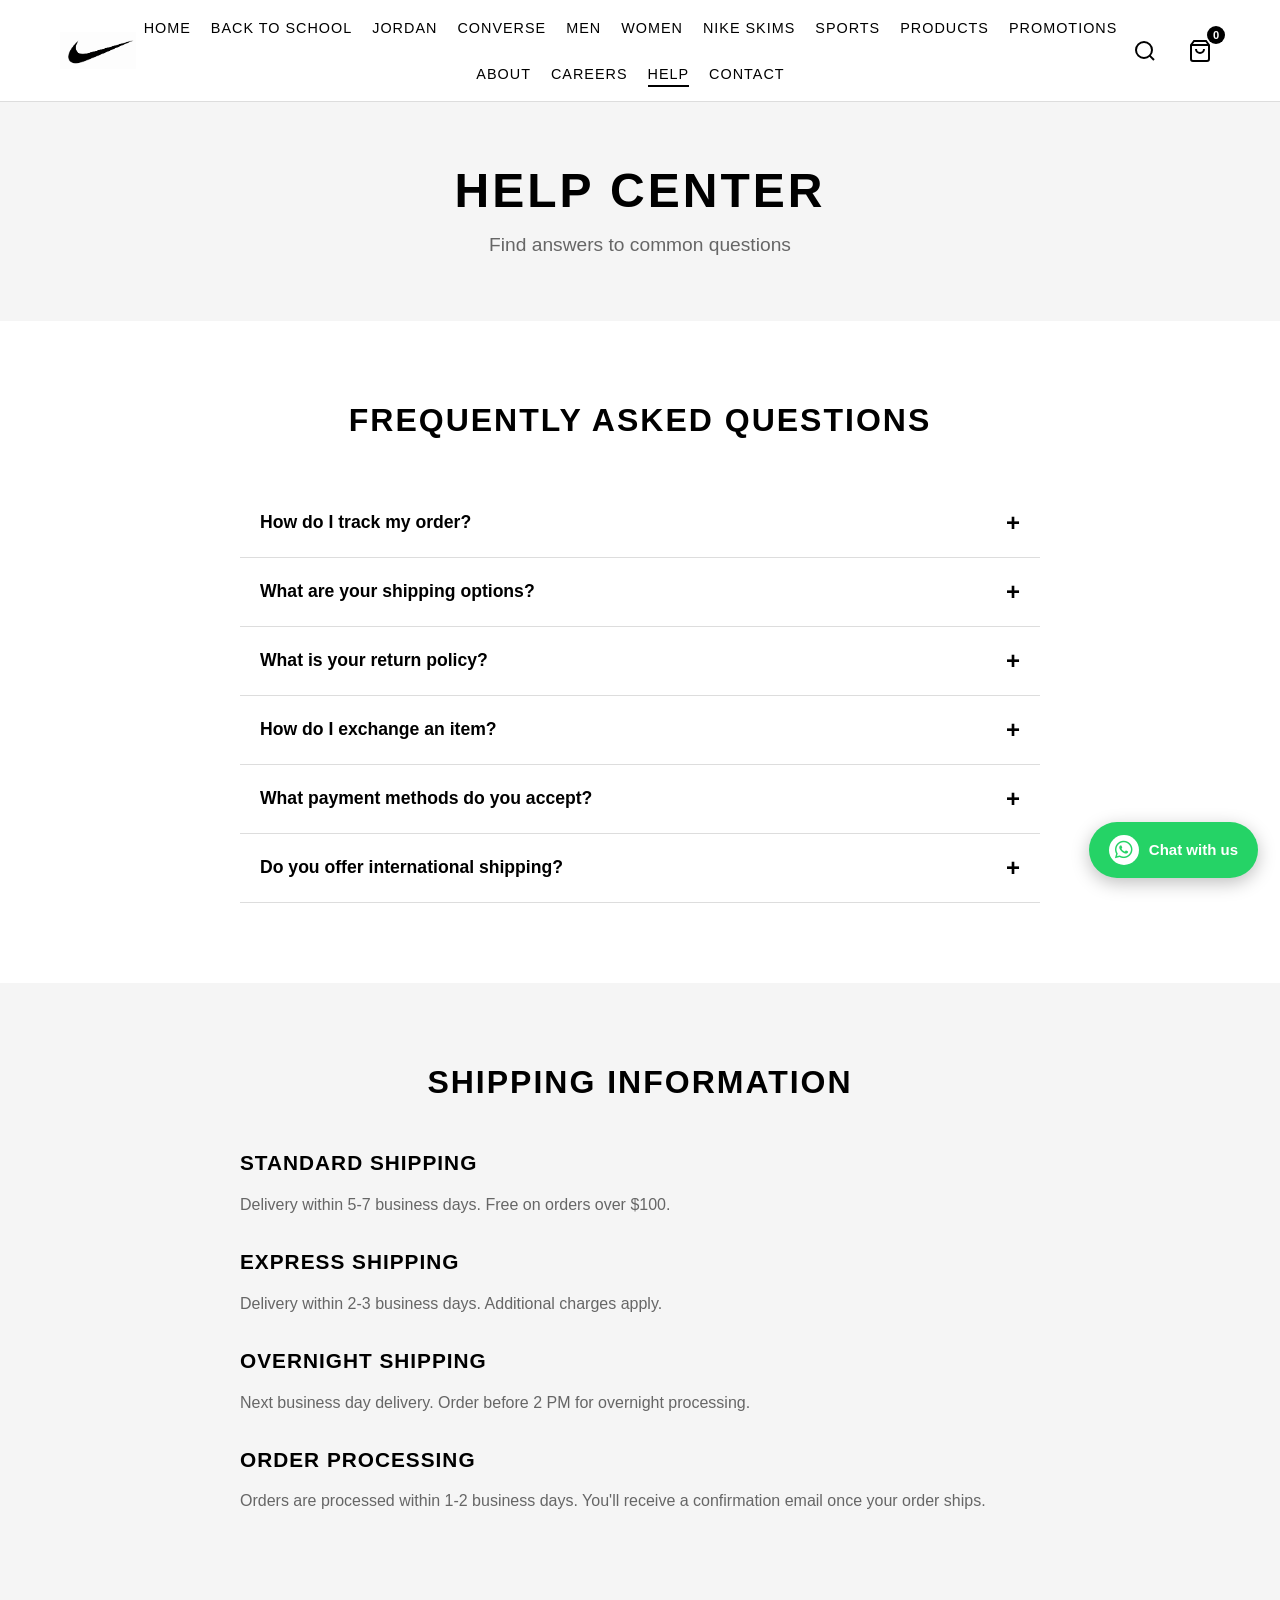
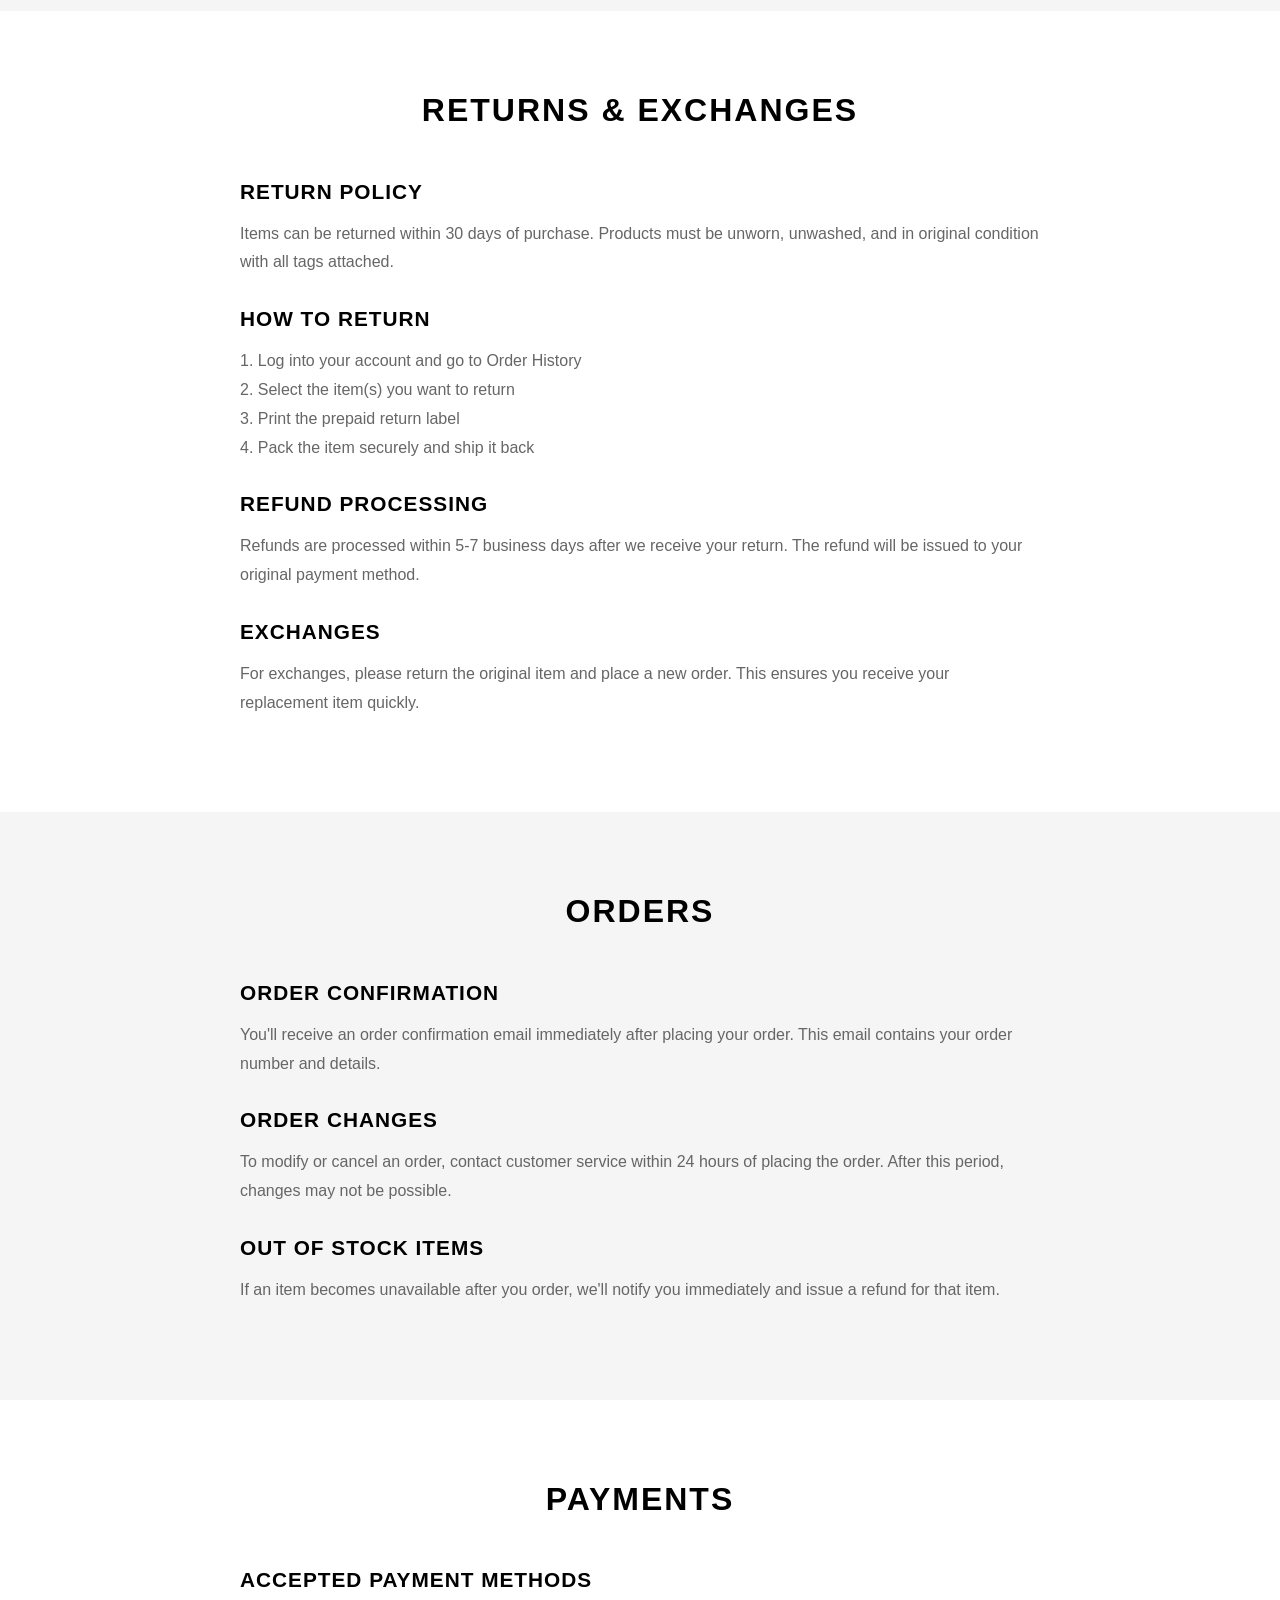
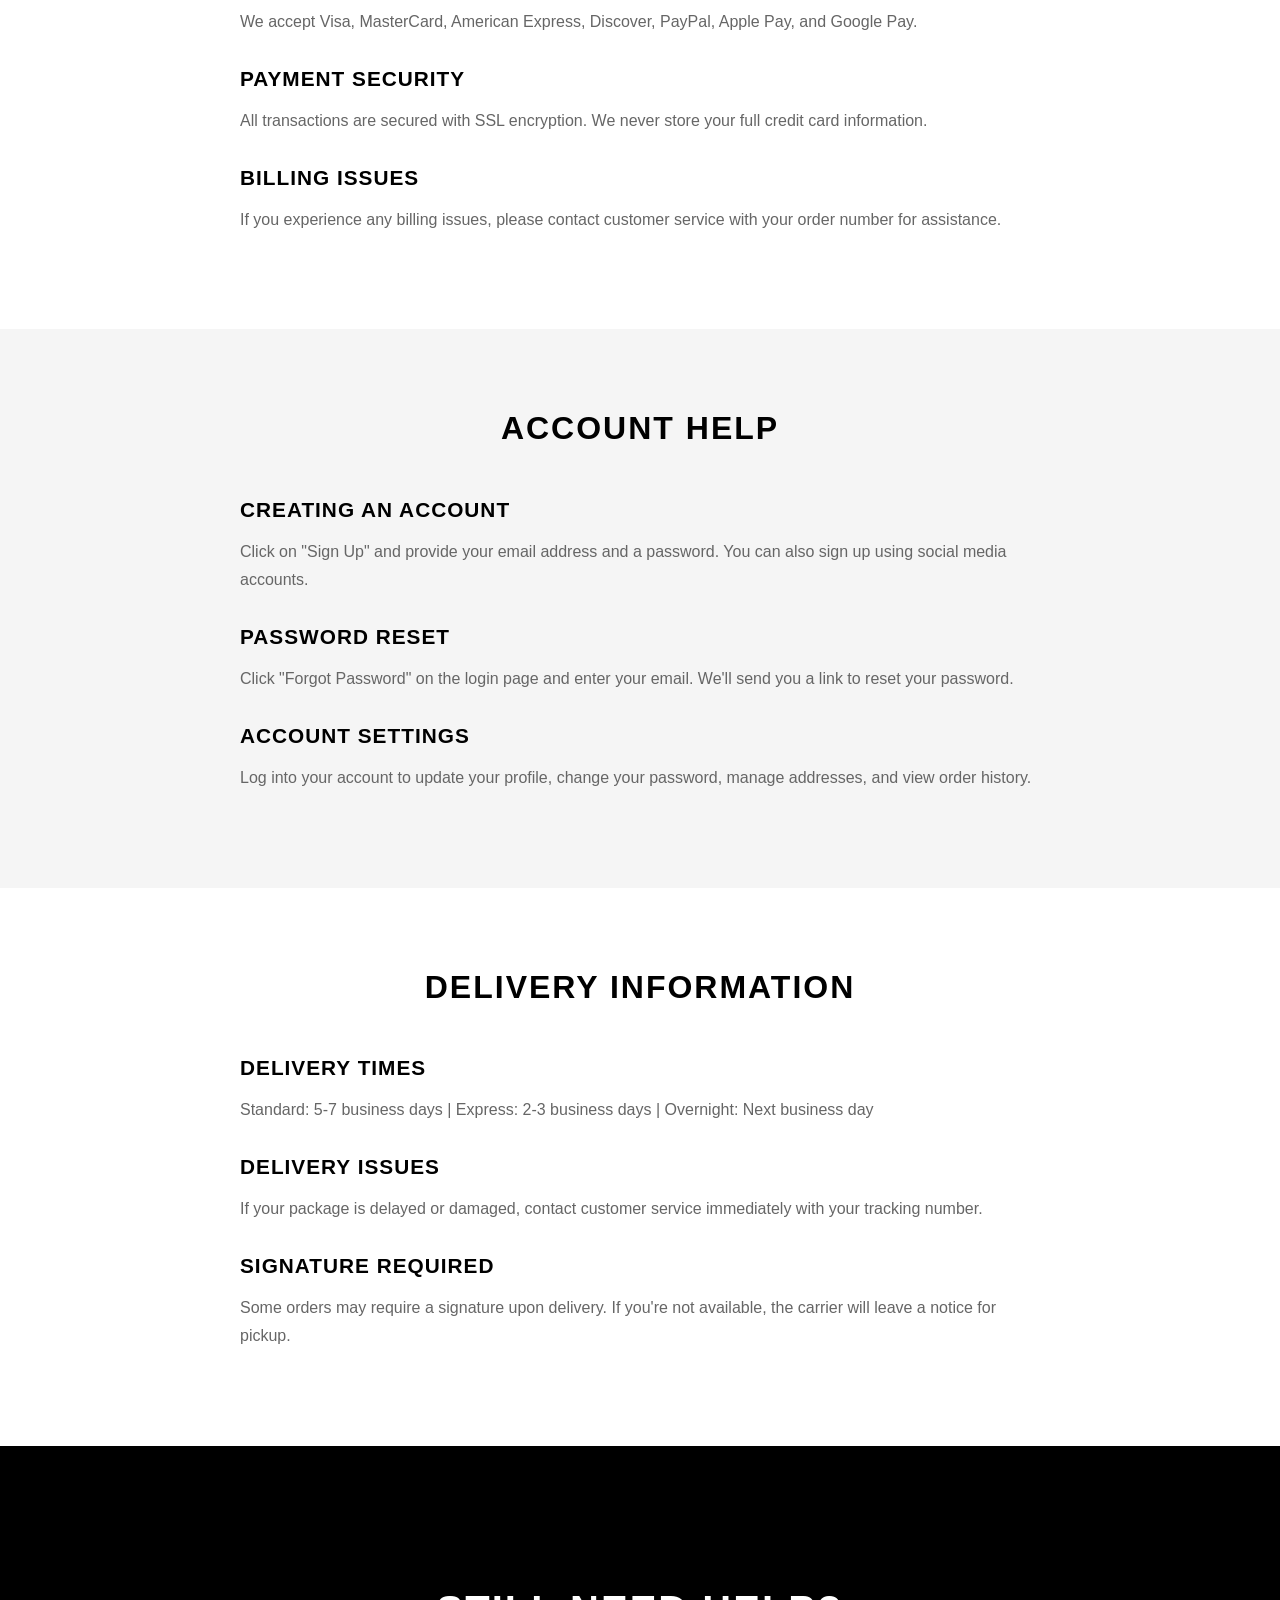
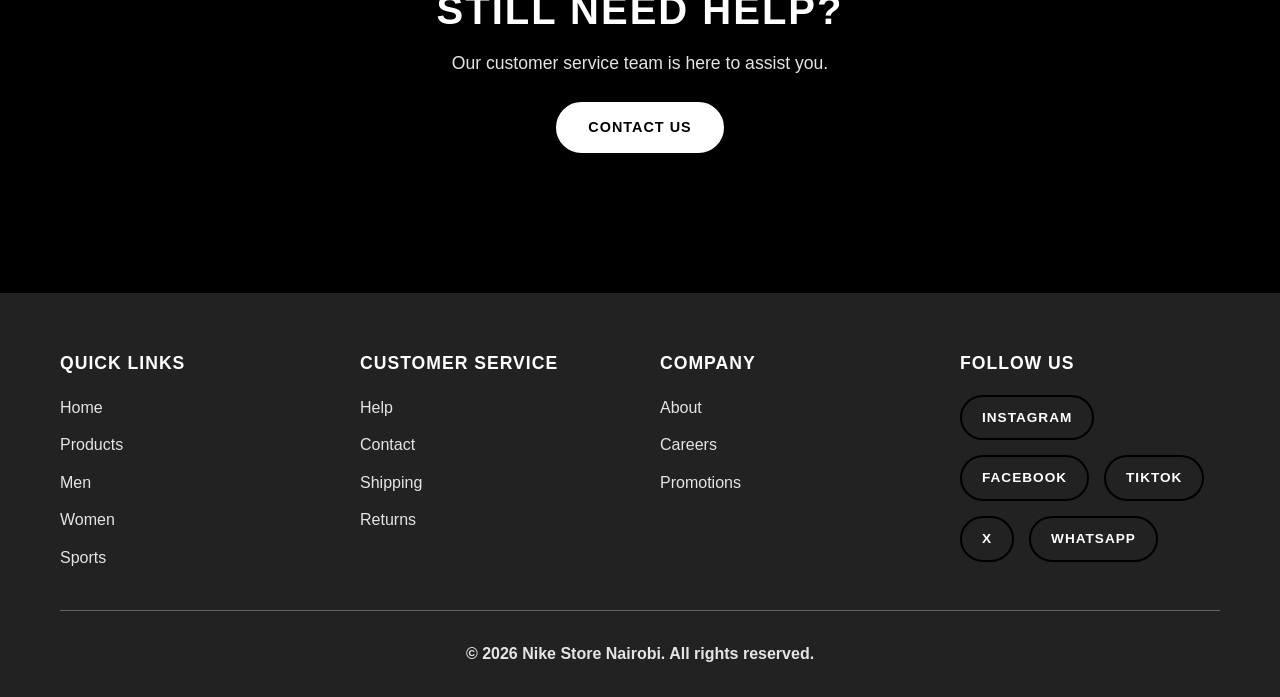
<file: help.html>
<!DOCTYPE html>
<html lang="en">
<head>
    <meta charset="UTF-8">
    <meta name="viewport" content="width=device-width, initial-scale=1.0">
    <meta name="description" content="Customer support and help center - FAQs, shipping, returns, and more.">
    <title>Help Center | NIKE STORE NAIROBI KENYA.</title>
    <link rel="stylesheet" href="style.css">
<link
    rel="stylesheet"
    href="https://cdnjs.cloudflare.com/ajax/libs/font-awesome/6.5.2/css/all.min.css"
>
</head>
<body>
    <!-- Header -->
    <header class="header">
        <div class="header-container">
            <div class="logo">
                  <a class="logo" href="index.html">
<img src="images/logo.png"  alt="logo" width="100" height="100">
            </a>
            </div>
            
            <nav class="nav-desktop">
                <ul class="nav-list">
                    <li><a href="index.html">Home</a></li>
                    <li><a href="backtoschoool.html">Back to School</a></li>
                    <li><a href="Jordan.html">Jordan</a></li>
                    <li><a href="converse.html">Converse</a></li>
                    <li><a href="men.html">Men</a></li>
                    <li><a href="women.html">Women</a></li>
                    <li><a href="nikeskims.html">Nike SKIMS</a></li>
                    <li><a href="sports.html">Sports</a></li>
                    <li><a href="products.html">Products</a></li>
                    <li><a href="promotions&discounts.html">Promotions</a></li>
                    <li><a href="about.html">About</a></li>
                    <li><a href="careers.html">Careers</a></li>
                    <li><a href="help.html" class="active">Help</a></li>
                    <li><a href="contact.html">Contact</a></li>
                </ul>
            </nav>
            
            <div class="header-actions">
                <button class="search-btn" aria-label="Open search">
                    <svg width="24" height="24" viewBox="0 0 24 24" fill="none" stroke="currentColor" stroke-width="2">
                        <circle cx="11" cy="11" r="8"></circle>
                        <path d="M21 21l-4.35-4.35"></path>
                    </svg>
                </button>
                
                <button class="cart-btn" aria-label="Open cart">
                    <svg width="24" height="24" viewBox="0 0 24 24" fill="none" stroke="currentColor" stroke-width="2">
                        <path d="M6 2L3 6v14a2 2 0 0 0 2 2h14a2 2 0 0 0 2-2V6l-3-4z"></path>
                        <line x1="3" y1="6" x2="21" y2="6"></line>
                        <path d="M16 10a4 4 0 0 1-8 0"></path>
                    </svg>
                    <span class="cart-count">0</span>
                </button>
                
                <button class="hamburger-btn" aria-label="Open navigation menu" aria-expanded="false" aria-controls="mobile-nav">
                    <span class="hamburger-line"></span>
                    <span class="hamburger-line"></span>
                    <span class="hamburger-line"></span>
                </button>
            </div>
        </div>
    </header>
    
    <!-- Search Overlay -->
    <div class="search-overlay" id="search-overlay">
        <div class="search-container">
            <button class="search-close" aria-label="Close search">&times;</button>
            <input type="text" class="search-input" placeholder="Search for products..." aria-label="Search products">
            <div class="search-results" id="search-results"></div>
        </div>
    </div>
    
    <!-- Cart Drawer -->
    <div class="cart-drawer" id="cart-drawer">
        <div class="cart-overlay"></div>
        <div class="cart-content">
            <div class="cart-header">
                <h2>Shopping Cart</h2>
                <button class="cart-close" aria-label="Close cart">&times;</button>
            </div>
            <div class="cart-items" id="cart-items"></div>
            <div class="cart-footer">
                <div class="cart-total">
                    <span>Total:</span>
                     <span class="checkout-total-price">KSh 0.00</span>
                <strong id="checkout-total-price">
                        KSh 0
                    </strong>
                </div>
                <button type="button" class="btn btn-primary btn-block checkout-btn" id="checkout-btn">
    Checkout
</button> 
                <button class="btn btn-secondary btn-block continue-shopping">Continue Shopping</button>
            </div>
        </div>
    </div>
      <!-- Checkout Modal -->
<div class="checkout-modal" id="checkout-modal">
    <div class="checkout-overlay"></div>

    <div class="checkout-content">

        <div class="checkout-header">
            <h2>Checkout</h2>
            <button type="button" class="checkout-close" id="checkout-close">
                &times;
            </button>
        </div>

        <form
            id="checkout-form"
            action="https://formspree.io/f/xkjgnynd"
            method="POST"
        >

            <h3>Customer Information</h3>

            <div class="form-group">
                <label for="customer-name">Full Name</label>
                <input
                    type="text"
                    id="customer-name"
                    name="customer_name"
                    placeholder="Enter your full name"
                    required
                >
            </div>

            <div class="form-group">
                <label for="customer-email">Email Address</label>
                <input
                    type="email"
                    id="customer-email"
                    name="customer_email"
                    placeholder="Enter your email"
                    required
                >
            </div>

            <div class="form-group">
                <label for="customer-phone">Phone Number</label>
                <input
                    type="tel"
                    id="customer-phone"
                    name="customer_phone"
                    placeholder="e.g. 0712345678"
                    required
                >
            </div>

            <div class="form-group">
                <label for="delivery-location">Delivery Location</label>
                <textarea
                    id="delivery-location"
                    name="delivery_location"
                    placeholder="Enter your delivery address/location"
                    rows="3"
                    required
                ></textarea>
            </div>

            <div class="form-group">
                <label for="payment-method">Payment Method</label>

                <select
                    id="payment-method"
                    name="payment_method"
                    required
                >
                    <option value="">Select payment method</option>
                    <option value="M-Pesa">M-Pesa</option>
                    <option value="Cash on Delivery">Cash on Delivery</option>
                    <option value="Bank Transfer">Bank Transfer</option>
                </select>
            </div>

            <!-- Cart order information will be inserted here -->
            <input type="hidden" name="order_items" id="order-items">

            <input type="hidden" name="order_total" id="order-total">

            <div class="checkout-summary">

                <h3>Order Summary</h3>

                <div id="checkout-items"></div>

                <div class="checkout-total">
                    <strong>Total:</strong>
                    <strong id="checkout-total-price">
                        KSh 0
                    </strong>
                </div>

            </div>

            <button
                type="submit"
                class="btn btn-primary btn-block"
            >
                Place Order
            </button>

        </form>

    </div>
</div>
    <!-- Mobile Navigation -->
    <div class="mobile-nav" id="mobile-nav">
        <div class="mobile-nav-content">
            <nav class="mobile-nav-list">
                <a href="index.html" class="mobile-nav-link" style="border-radius: 30px;">Home</a>
                <a href="backtoschoool.html" class="mobile-nav-link" style="border-radius: 30px;">Back to School</a>
                <a href="Jordan.html" class="mobile-nav-link" style="border-radius: 30px;">Jordan</a>
                <a href="converse.html" class="mobile-nav-link" style="border-radius: 30px;">Converse</a>
                <a href="men.html" class="mobile-nav-link" style="border-radius: 30px;">Men</a>
                <a href="women.html" class="mobile-nav-link" style="border-radius: 30px;">Women</a>
                <a href="nikeskims.html" class="mobile-nav-link" style="border-radius: 30px;">Nike SKIMS</a>
                <a href="sports.html" class="mobile-nav-link" style="border-radius: 30px;">Sports</a>
                <a href="products.html" class="mobile-nav-link" style="border-radius: 30px;">Products</a>
                <a href="promotions&discounts.html" class="mobile-nav-link" style="border-radius: 30px;">Promotions</a>
                <a href="about.html" class="mobile-nav-link" style="border-radius: 30px;">About</a>
                <a href="careers.html" class="mobile-nav-link" style="border-radius: 30px;">Careers</a>
                <a href="help.html" class="mobile-nav-link active" style="border-radius: 30px;">Help</a>
                <a href="contact.html" class="mobile-nav-link" style="border-radius: 30px;">Contact</a>
            </nav>
        </div>
    </div>
    
    <!-- Main Content -->
    <main class="main-content">
        <!-- Page Header -->
        <section class="page-header">
            <div class="container">
                <h1 class="page-title">Help Center</h1>
                <p class="page-subtitle">Find answers to common questions</p>
            </div>
        </section>
        
        <!-- FAQ Section -->
        <section class="section" id="faq">
            <div class="container">
                <h2 class="section-title">Frequently Asked Questions</h2>
                
                <div class="faq-container">
                    <div class="faq-item">
                        <button class="faq-question" aria-expanded="false">
                            <span>How do I track my order?</span>
                            <span class="faq-icon">+</span>
                        </button>
                        <div class="faq-answer">
                            <p>Once your order ships, you'll receive an email with a tracking number. You can use this number to track your package on our website or the carrier's site.</p>
                        </div>
                    </div>
                    
                    <div class="faq-item">
                        <button class="faq-question" aria-expanded="false">
                            <span>What are your shipping options?</span>
                            <span class="faq-icon">+</span>
                        </button>
                        <div class="faq-answer">
                            <p>We offer standard shipping (5-7 business days), express shipping (2-3 business days), and overnight shipping. Shipping costs vary based on location and method.</p>
                        </div>
                    </div>
                    
                    <div class="faq-item">
                        <button class="faq-question" aria-expanded="false">
                            <span>What is your return policy?</span>
                            <span class="faq-icon">+</span>
                        </button>
                        <div class="faq-answer">
                            <p>We accept returns within 30 days of purchase. Items must be unworn, in original condition, and include all tags and packaging. See our Returns page for more details.</p>
                        </div>
                    </div>
                    
                    <div class="faq-item">
                        <button class="faq-question" aria-expanded="false">
                            <span>How do I exchange an item?</span>
                            <span class="faq-icon">+</span>
                        </button>
                        <div class="faq-answer">
                            <p>To exchange an item, initiate a return for the original item and place a new order for the desired product. Refunds are processed within 5-7 business days.</p>
                        </div>
                    </div>
                    
                    <div class="faq-item">
                        <button class="faq-question" aria-expanded="false">
                            <span>What payment methods do you accept?</span>
                            <span class="faq-icon">+</span>
                        </button>
                        <div class="faq-answer">
                            <p>We accept all major credit cards (Visa, MasterCard, American Express), PayPal, Apple Pay, and Google Pay.</p>
                        </div>
                    </div>
                    
                    <div class="faq-item">
                        <button class="faq-question" aria-expanded="false">
                            <span>Do you offer international shipping?</span>
                            <span class="faq-icon">+</span>
                        </button>
                        <div class="faq-answer">
                            <p>Yes, we ship to select international destinations. Shipping costs and delivery times vary by country. Please check our shipping policy for details.</p>
                        </div>
                    </div>
                </div>
            </div>
        </section>
        
        <!-- Shipping Information -->
        <section class="section section-gray" id="shipping">
            <div class="container">
                <h2 class="section-title">Shipping Information</h2>
                <div class="help-content">
                    <h3 class="help-heading">Standard Shipping</h3>
                    <p class="help-text">Delivery within 5-7 business days. Free on orders over $100.</p>
                    
                    <h3 class="help-heading">Express Shipping</h3>
                    <p class="help-text">Delivery within 2-3 business days. Additional charges apply.</p>
                    
                    <h3 class="help-heading">Overnight Shipping</h3>
                    <p class="help-text">Next business day delivery. Order before 2 PM for overnight processing.</p>
                    
                    <h3 class="help-heading">Order Processing</h3>
                    <p class="help-text">Orders are processed within 1-2 business days. You'll receive a confirmation email once your order ships.</p>
                </div>
            </div>
        </section>
        
        <!-- Returns & Exchanges -->
        <section class="section" id="returns">
            <div class="container">
                <h2 class="section-title">Returns & Exchanges</h2>
                <div class="help-content">
                    <h3 class="help-heading">Return Policy</h3>
                    <p class="help-text">Items can be returned within 30 days of purchase. Products must be unworn, unwashed, and in original condition with all tags attached.</p>
                    
                    <h3 class="help-heading">How to Return</h3>
                    <p class="help-text">1. Log into your account and go to Order History<br>
                    2. Select the item(s) you want to return<br>
                    3. Print the prepaid return label<br>
                    4. Pack the item securely and ship it back</p>
                    
                    <h3 class="help-heading">Refund Processing</h3>
                    <p class="help-text">Refunds are processed within 5-7 business days after we receive your return. The refund will be issued to your original payment method.</p>
                    
                    <h3 class="help-heading">Exchanges</h3>
                    <p class="help-text">For exchanges, please return the original item and place a new order. This ensures you receive your replacement item quickly.</p>
                </div>
            </div>
        </section>
        
        <!-- Orders -->
        <section class="section section-gray" id="orders">
            <div class="container">
                <h2 class="section-title">Orders</h2>
                <div class="help-content">
                    <h3 class="help-heading">Order Confirmation</h3>
                    <p class="help-text">You'll receive an order confirmation email immediately after placing your order. This email contains your order number and details.</p>
                    
                    <h3 class="help-heading">Order Changes</h3>
                    <p class="help-text">To modify or cancel an order, contact customer service within 24 hours of placing the order. After this period, changes may not be possible.</p>
                    
                    <h3 class="help-heading">Out of Stock Items</h3>
                    <p class="help-text">If an item becomes unavailable after you order, we'll notify you immediately and issue a refund for that item.</p>
                </div>
            </div>
        </section>
        
        <!-- Payments -->
        <section class="section" id="payments">
            <div class="container">
                <h2 class="section-title">Payments</h2>
                <div class="help-content">
                    <h3 class="help-heading">Accepted Payment Methods</h3>
                    <p class="help-text">We accept Visa, MasterCard, American Express, Discover, PayPal, Apple Pay, and Google Pay.</p>
                    
                    <h3 class="help-heading">Payment Security</h3>
                    <p class="help-text">All transactions are secured with SSL encryption. We never store your full credit card information.</p>
                    
                    <h3 class="help-heading">Billing Issues</h3>
                    <p class="help-text">If you experience any billing issues, please contact customer service with your order number for assistance.</p>
                </div>
            </div>
        </section>
        
        <!-- Account Help -->
        <section class="section section-gray" id="account">
            <div class="container">
                <h2 class="section-title">Account Help</h2>
                <div class="help-content">
                    <h3 class="help-heading">Creating an Account</h3>
                    <p class="help-text">Click on "Sign Up" and provide your email address and a password. You can also sign up using social media accounts.</p>
                    
                    <h3 class="help-heading">Password Reset</h3>
                    <p class="help-text">Click "Forgot Password" on the login page and enter your email. We'll send you a link to reset your password.</p>
                    
                    <h3 class="help-heading">Account Settings</h3>
                    <p class="help-text">Log into your account to update your profile, change your password, manage addresses, and view order history.</p>
                </div>
            </div>
        </section>
        
        <!-- Delivery Information -->
        <section class="section" id="delivery">
            <div class="container">
                <h2 class="section-title">Delivery Information</h2>
                <div class="help-content">
                    <h3 class="help-heading">Delivery Times</h3>
                    <p class="help-text">Standard: 5-7 business days | Express: 2-3 business days | Overnight: Next business day</p>
                    
                    <h3 class="help-heading">Delivery Issues</h3>
                    <p class="help-text">If your package is delayed or damaged, contact customer service immediately with your tracking number.</p>
                    
                    <h3 class="help-heading">Signature Required</h3>
                    <p class="help-text">Some orders may require a signature upon delivery. If you're not available, the carrier will leave a notice for pickup.</p>
                </div>
            </div>
        </section>
        
        <!-- Contact Support -->
        <section class="section section-black">
            <div class="container">
                <div class="promo-content">
                    <h2 class="promo-title">Still Need Help?</h2>
                    <p class="promo-text">Our customer service team is here to assist you.</p>
                    <a href="contact.html" class="btn btn-white" style="border-radius: 30px;">Contact Us</a>
                </div>
            </div>
        </section>
    </main>
    
    <!-- Footer -->
    <footer class="footer">
        <div class="container">
            <div class="footer-grid">
                <div class="footer-section">
                    <h3 class="footer-title">Quick Links</h3>
                    <ul class="footer-links">
                        <li><a href="index.html">Home</a></li>
                        <li><a href="products.html">Products</a></li>
                        <li><a href="men.html">Men</a></li>
                        <li><a href="women.html">Women</a></li>
                        <li><a href="sports.html">Sports</a></li>
                    </ul>
                </div>
                
                <div class="footer-section">
                    <h3 class="footer-title">Customer Service</h3>
                    <ul class="footer-links">
                        <li><a href="help.html">Help</a></li>
                        <li><a href="contact.html">Contact</a></li>
                        <li><a href="help.html#shipping">Shipping</a></li>
                        <li><a href="help.html#returns">Returns</a></li>
                    </ul>
                </div>
                
                <div class="footer-section">
                    <h3 class="footer-title">Company</h3>
                    <ul class="footer-links">
                        <li><a href="about.html">About</a></li>
                        <li><a href="careers.html">Careers</a></li>
                        <li><a href="promotions&discounts.html">Promotions</a></li>
                    </ul>
                </div>
                
                 <div class="footer-section">
                    <h3 class="footer-title">Follow Us</h3>
                    <div class="social-links">
                        <a href="https://www.instagram.com/nike_nairobi_store" target="_blank" class="social-link" aria-label="Instagram" style="border-radius: 30px;">Instagram</a>
                        <a href="https://www.facebook.com/profile.php?id=61590626879224&mibextid=rS40aB7S9Ucbxw6v" target="_blank" class="social-link" aria-label="Facebook" style="border-radius: 30px;">Facebook</a>
                        <a href="https://www.tiktok.com/@nike.store.nairobi" target="_blank" class="social-link"  aria-label="TikTok"  style="border-radius: 30px;">TikTok</a>
                        <a href="https://x.com/@nike_nairobi_ke"  target="_blank" class="social-link" aria-label="X" style="border-radius: 30px;">X</a>
                        <a href="https://wa.me/+254762062060"   target="_blank" class="social-link" aria-label="WhatsApp" style="border-radius: 30px;">WhatsApp</a>
                    </div>
                </div>
            </div>
            
            <div class="footer-bottom">
                <p style="font-weight:bold;">&copy; 2026 Nike Store Nairobi. All rights reserved.</p>
            </div>
        </div>
    </footer>
    
    <script src="script.js"></script>
<!-- Floating WhatsApp Button -->
<a
    href="https://wa.me/+254762062060?text=Hello%20I%20would%20like%20to%20make%20an%20inquiry."
    class="whatsapp-float"
    target="_blank"
    rel="noopener noreferrer"
    aria-label="Chat with us on WhatsApp"
>
    <span class="whatsapp-icon">
        <i class="fa-brands fa-whatsapp"></i>
    </span>

    <span class="whatsapp-text">Chat with us</span>
</a>
</body>
</html>
</file>
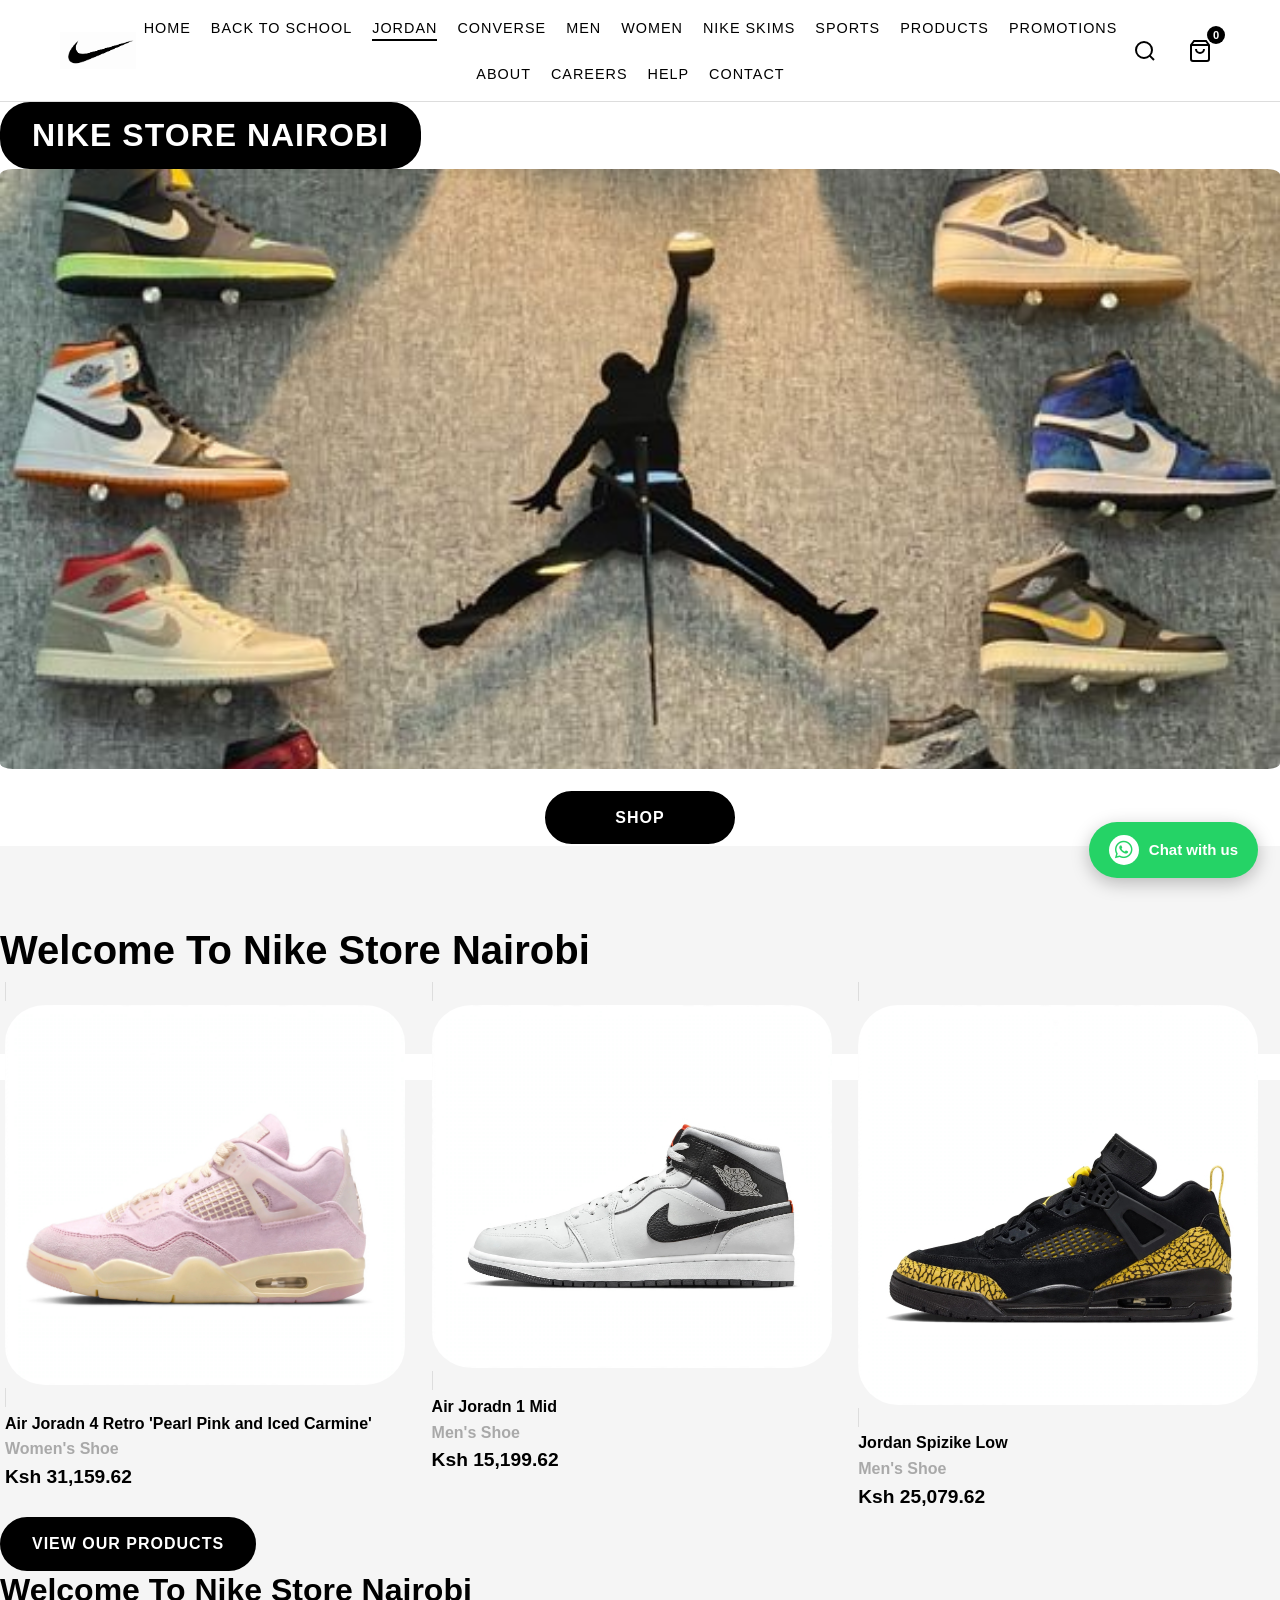
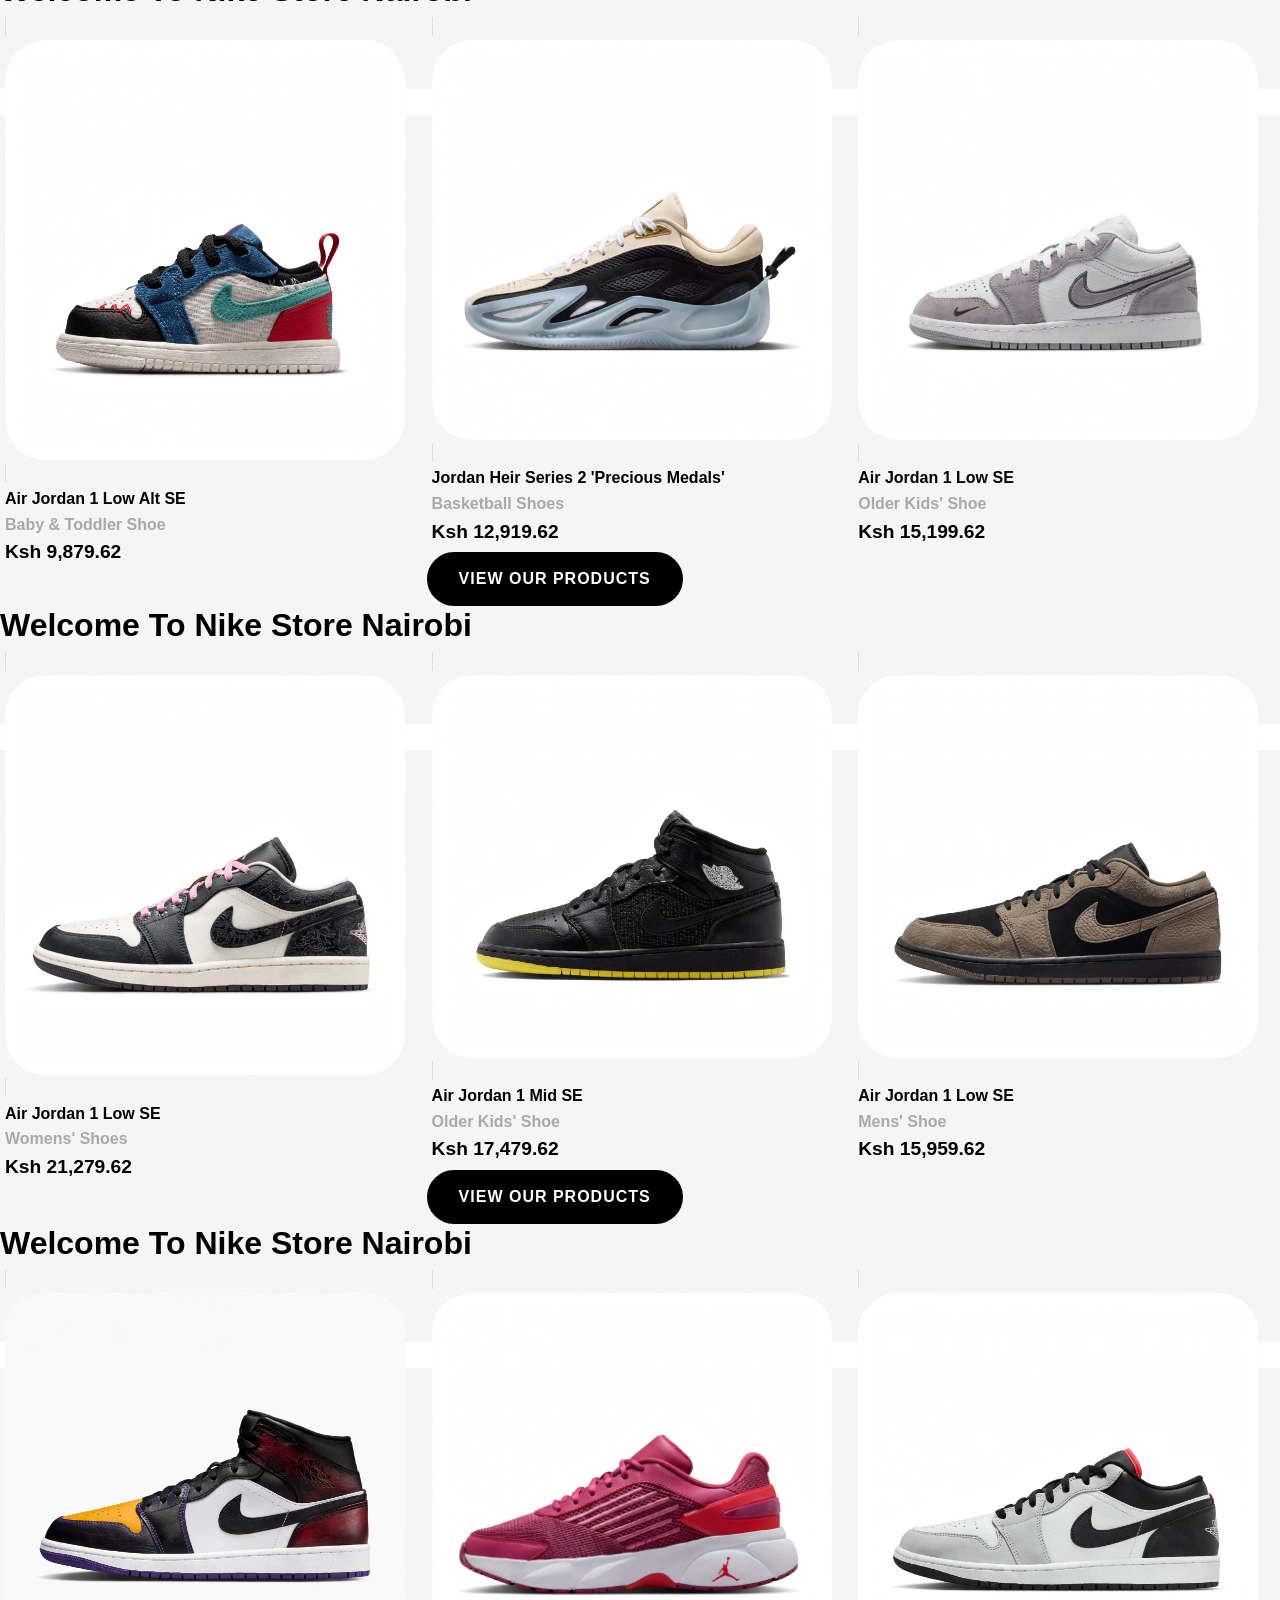
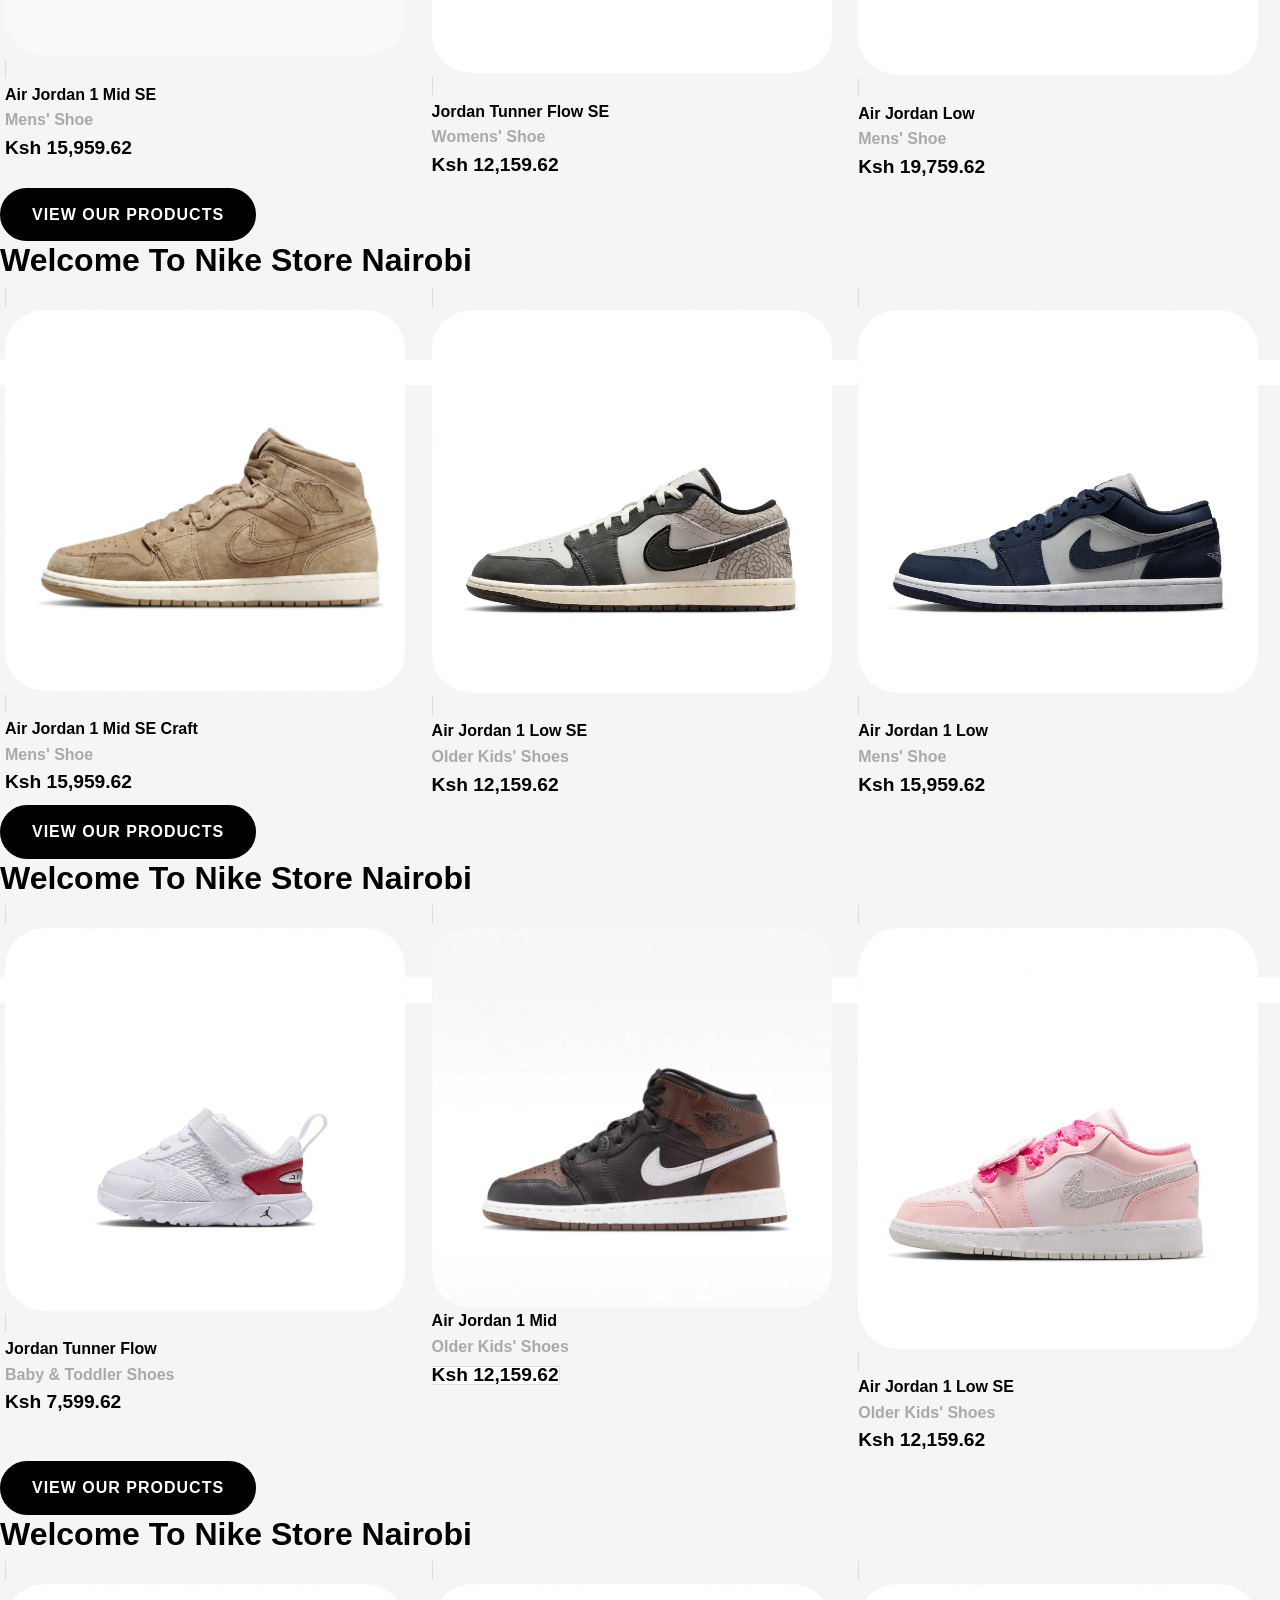
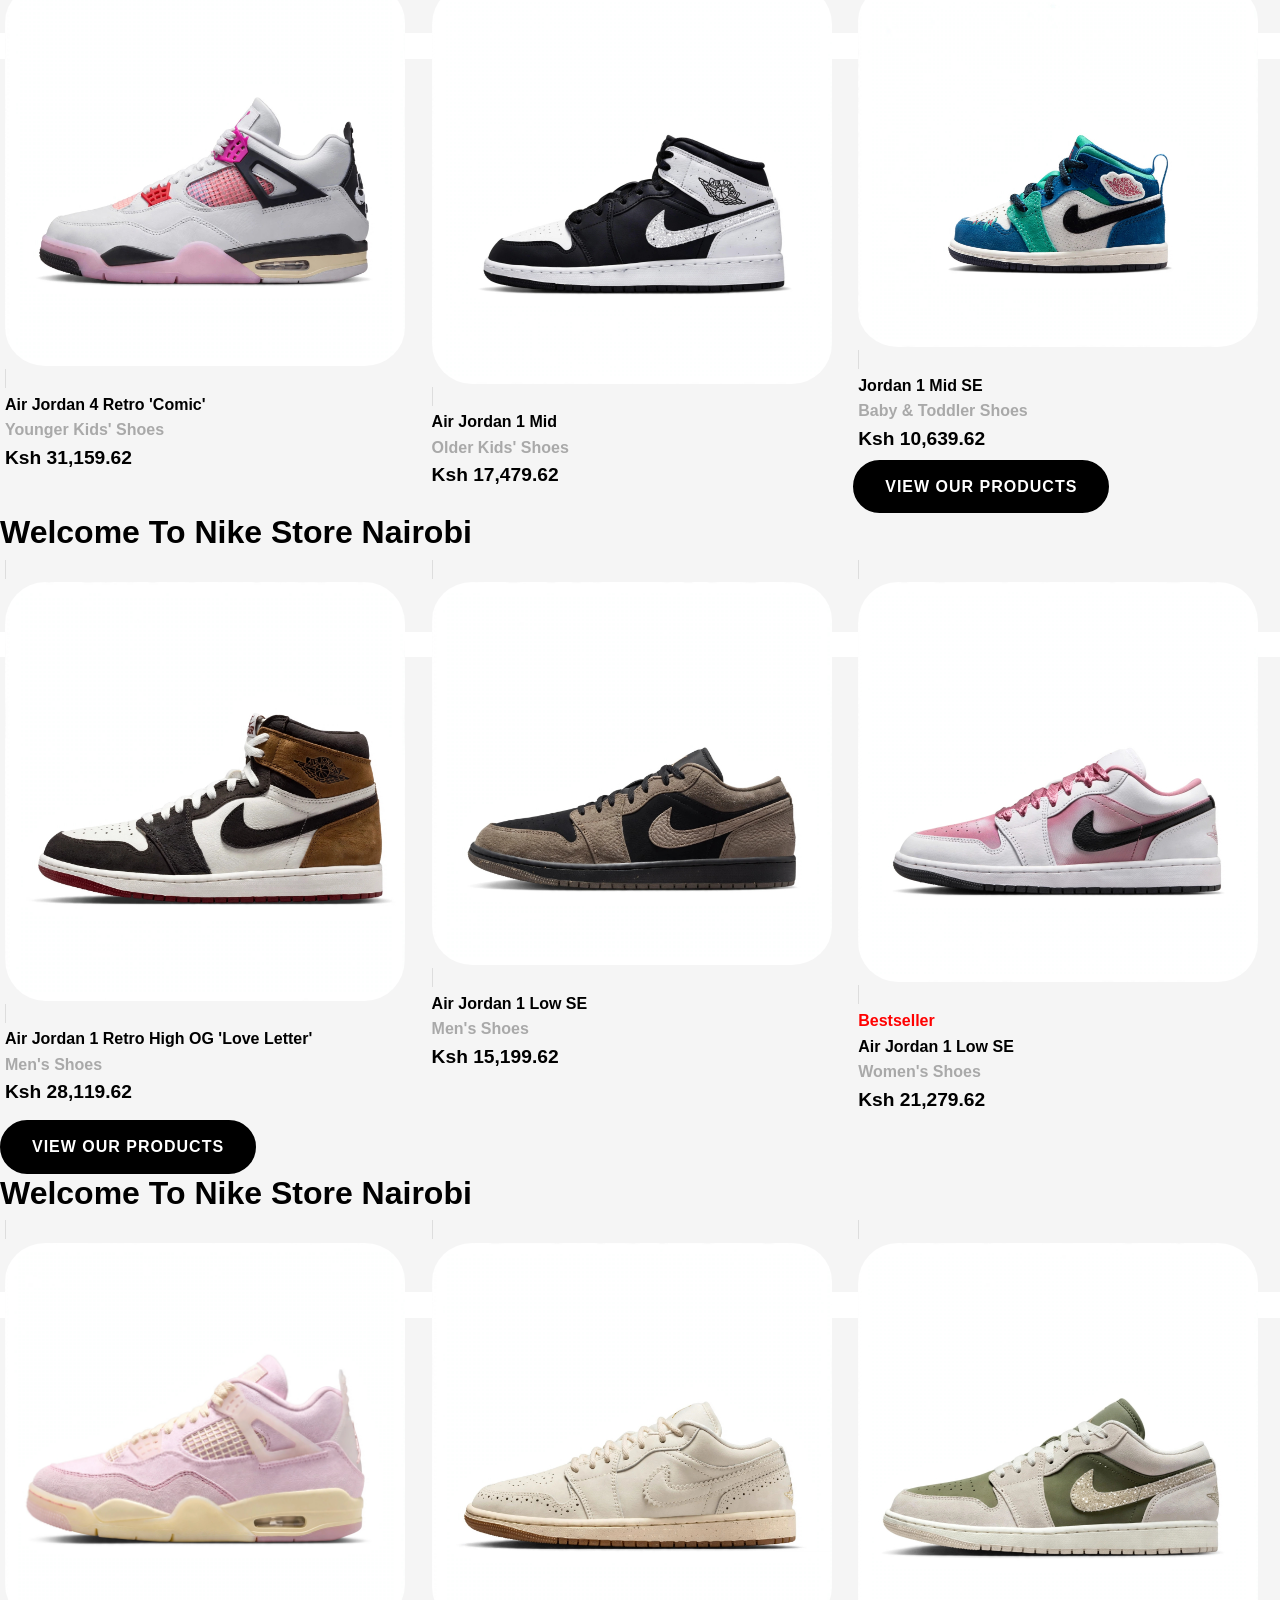
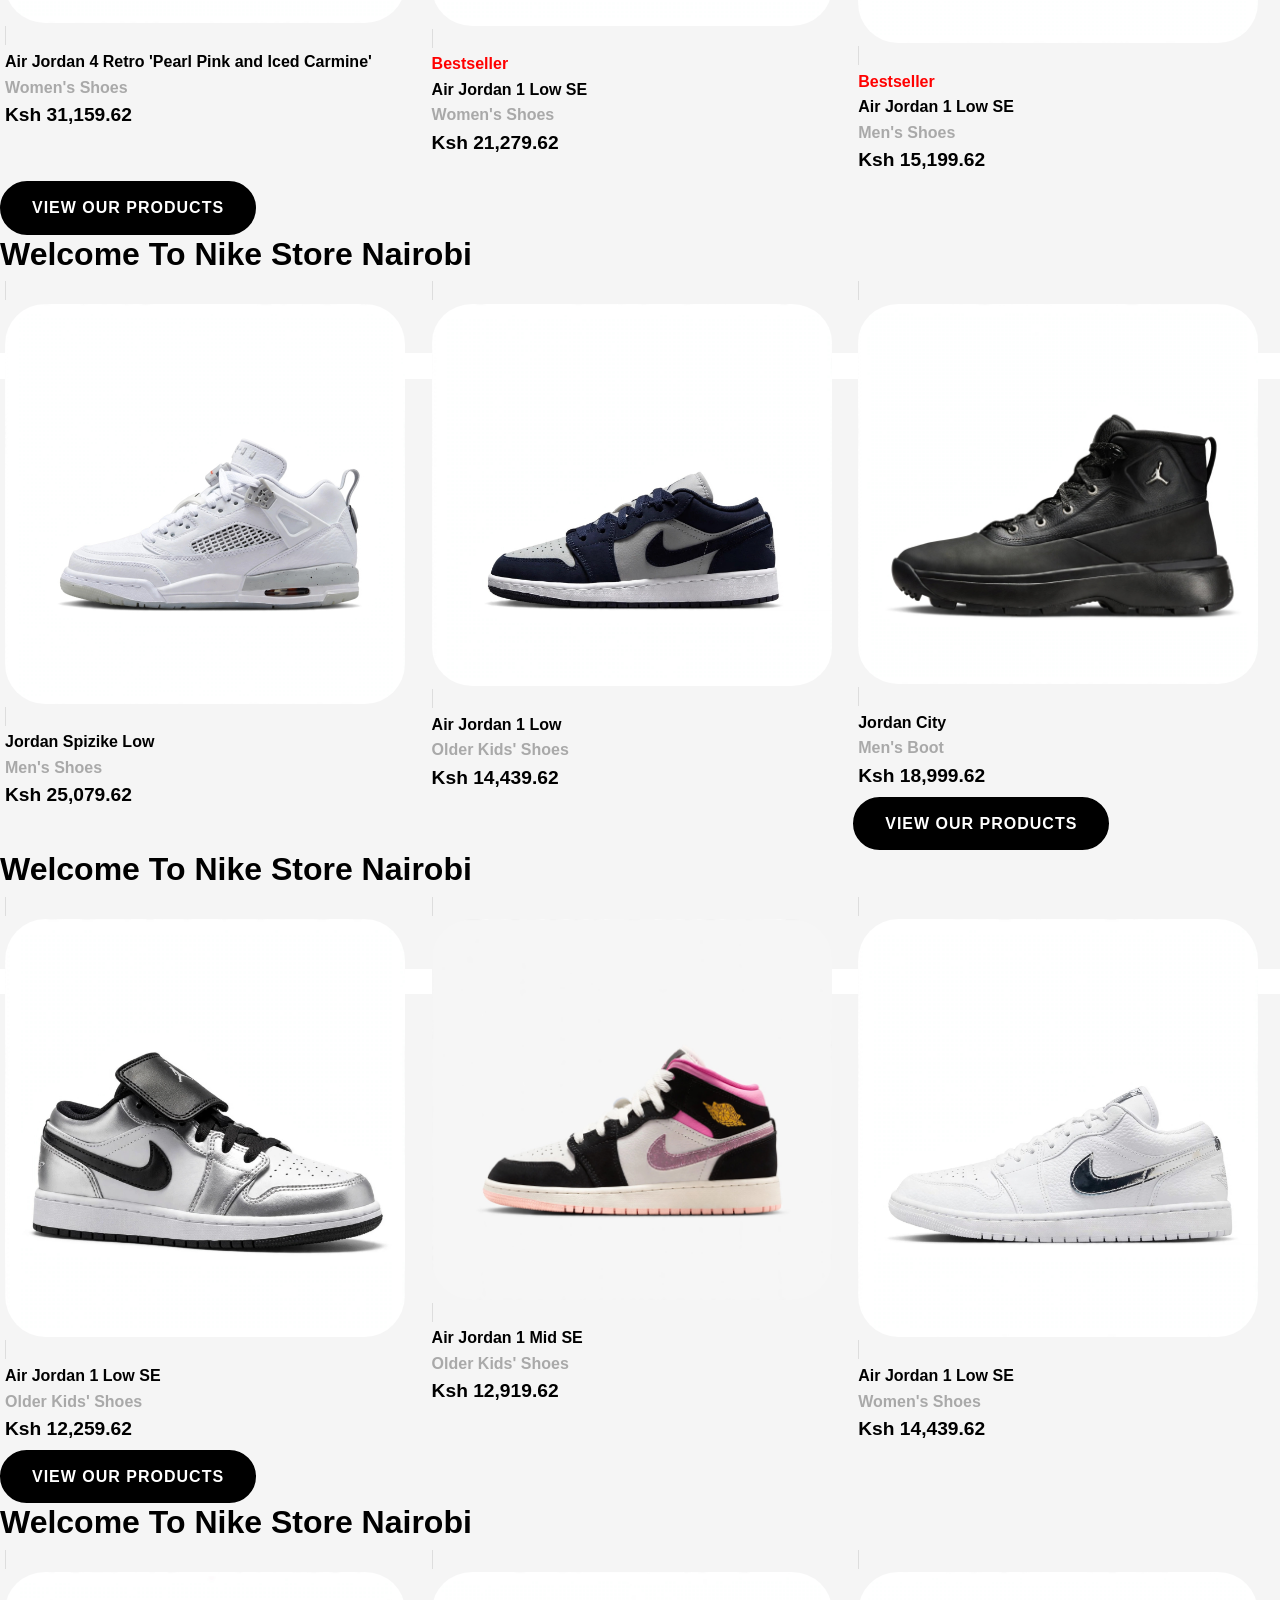
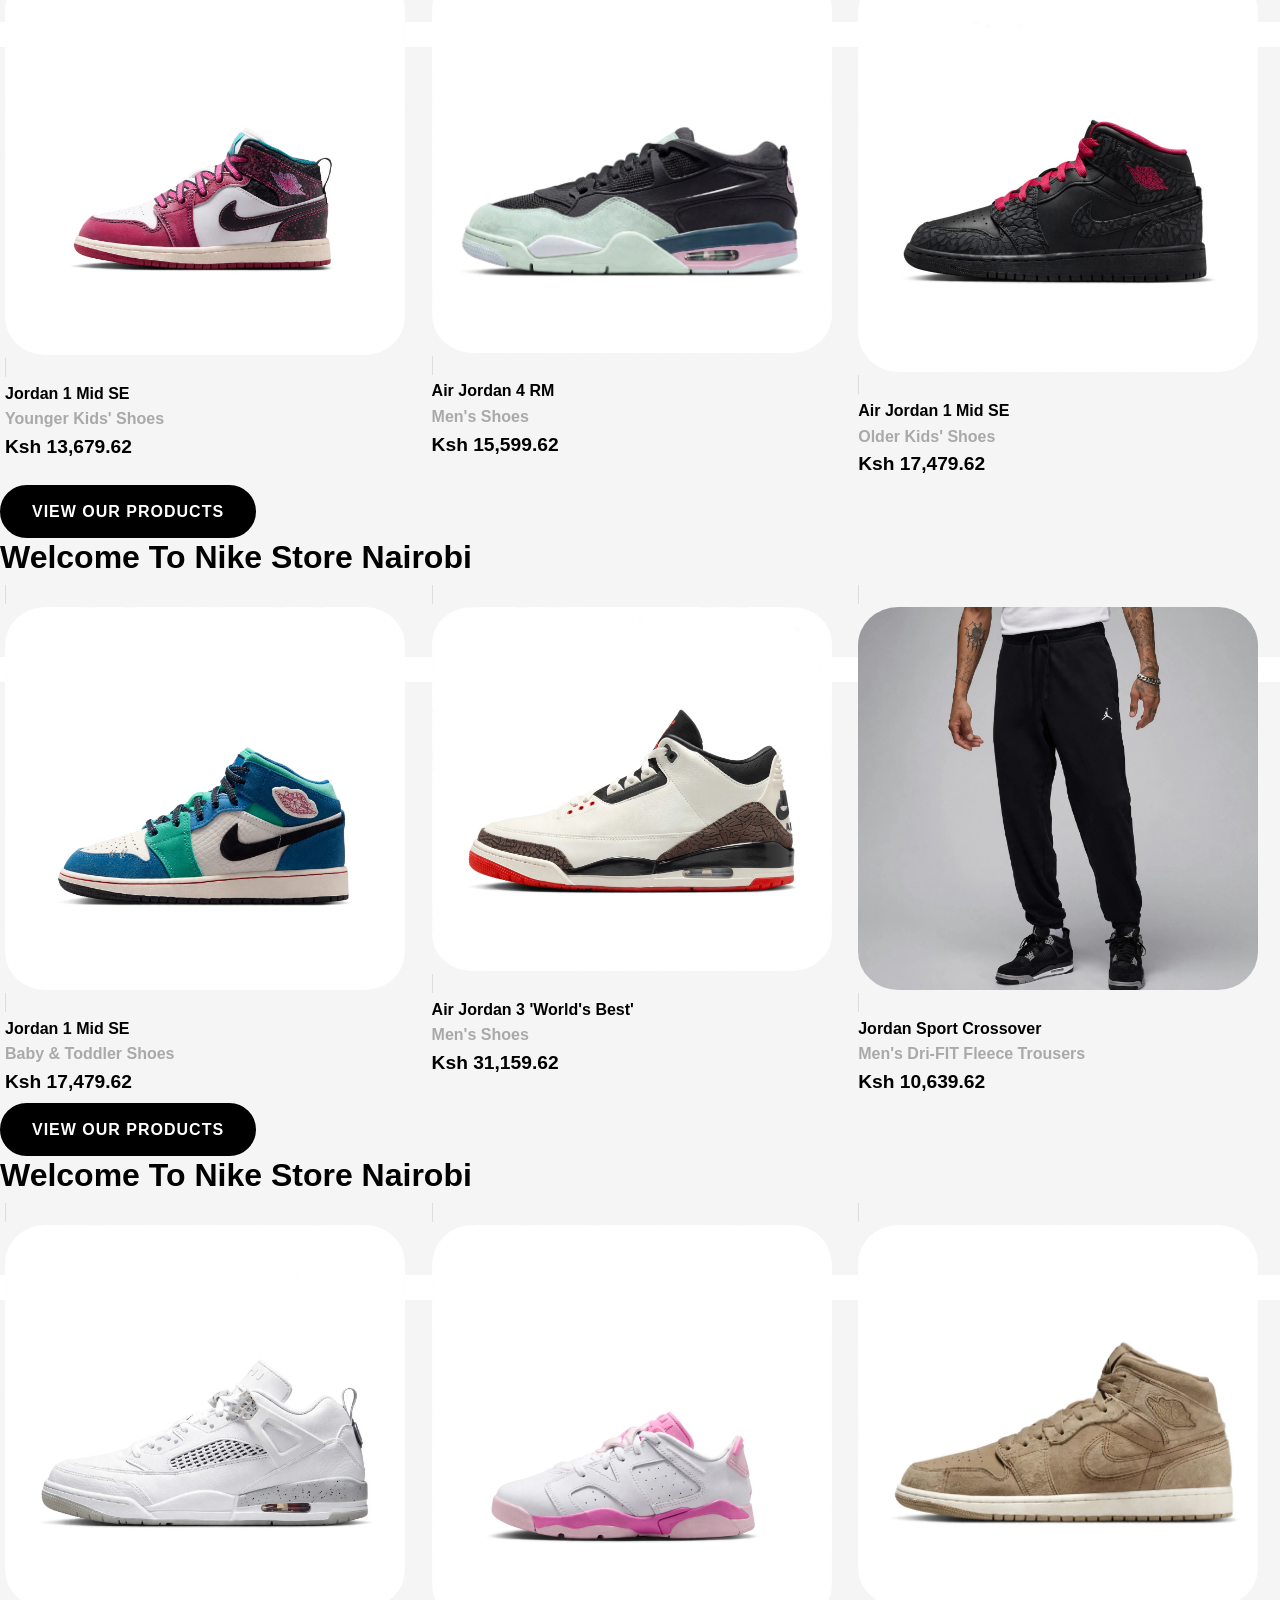
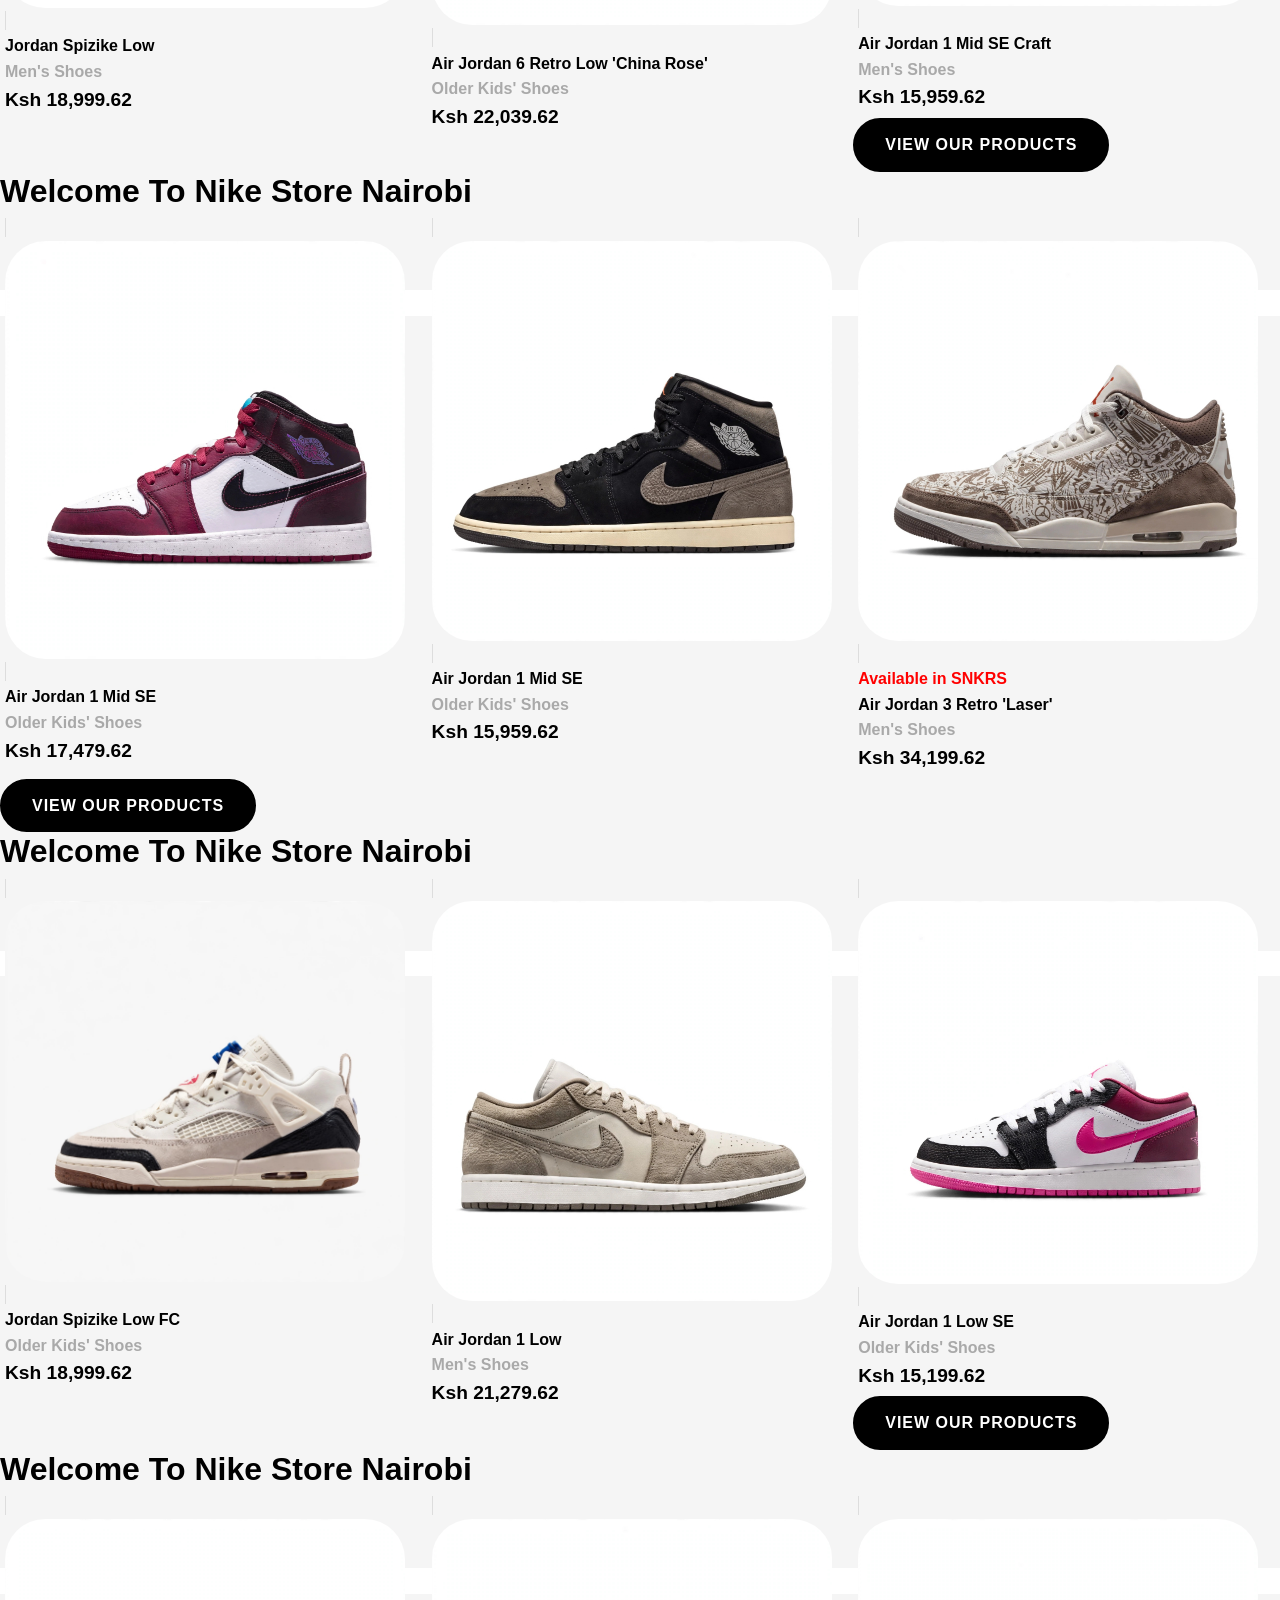
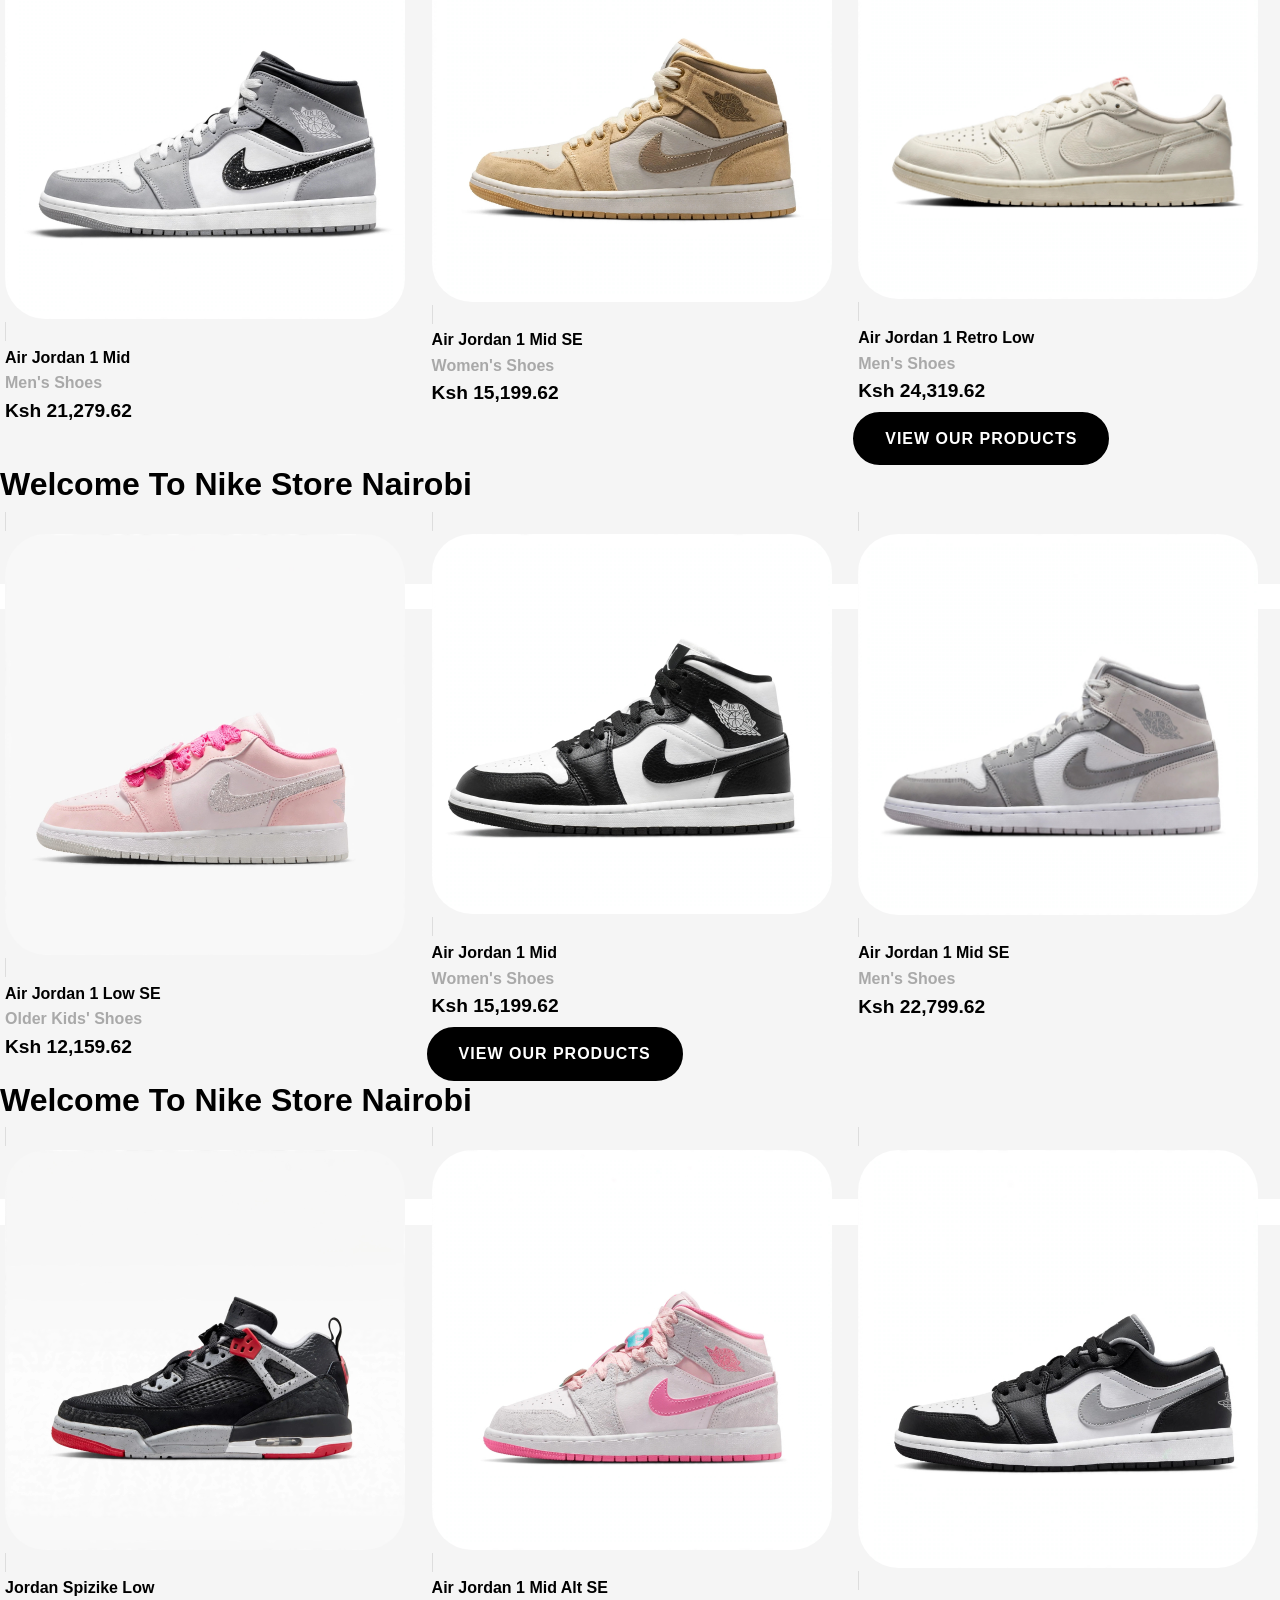
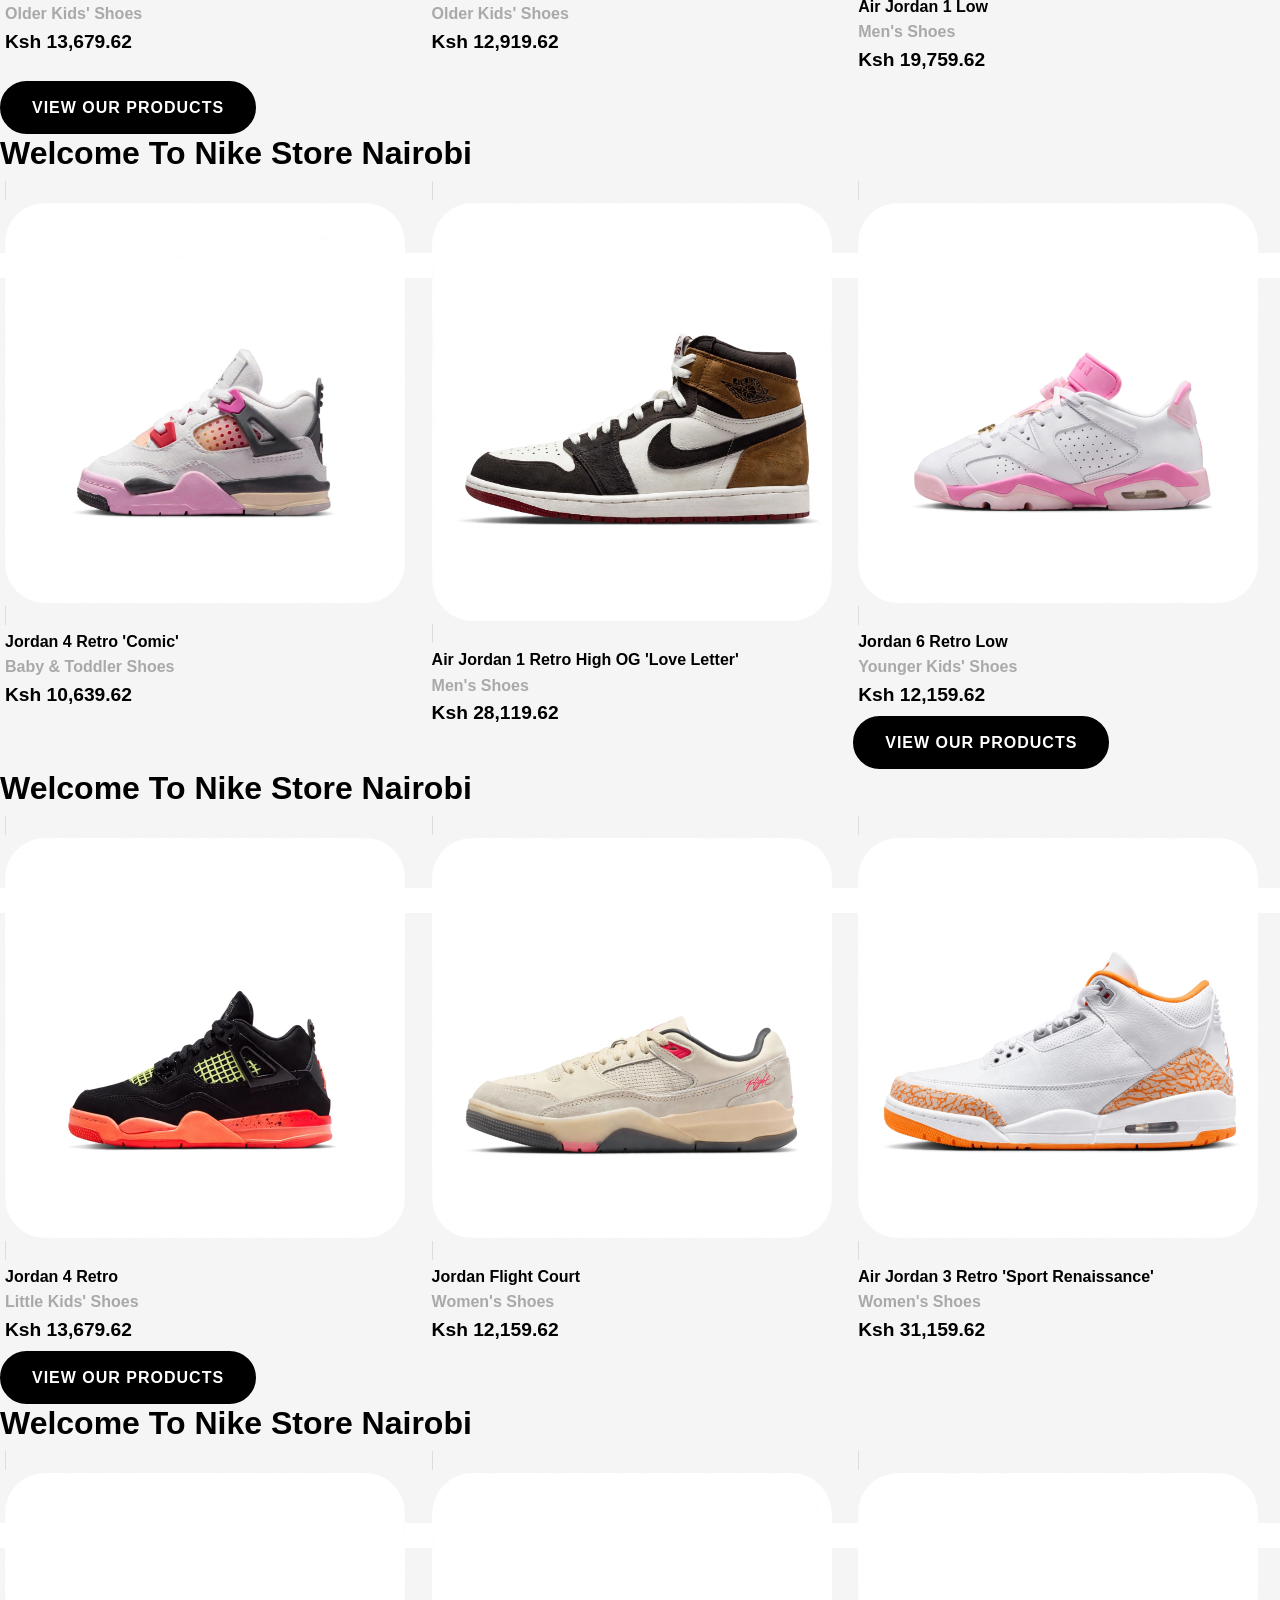
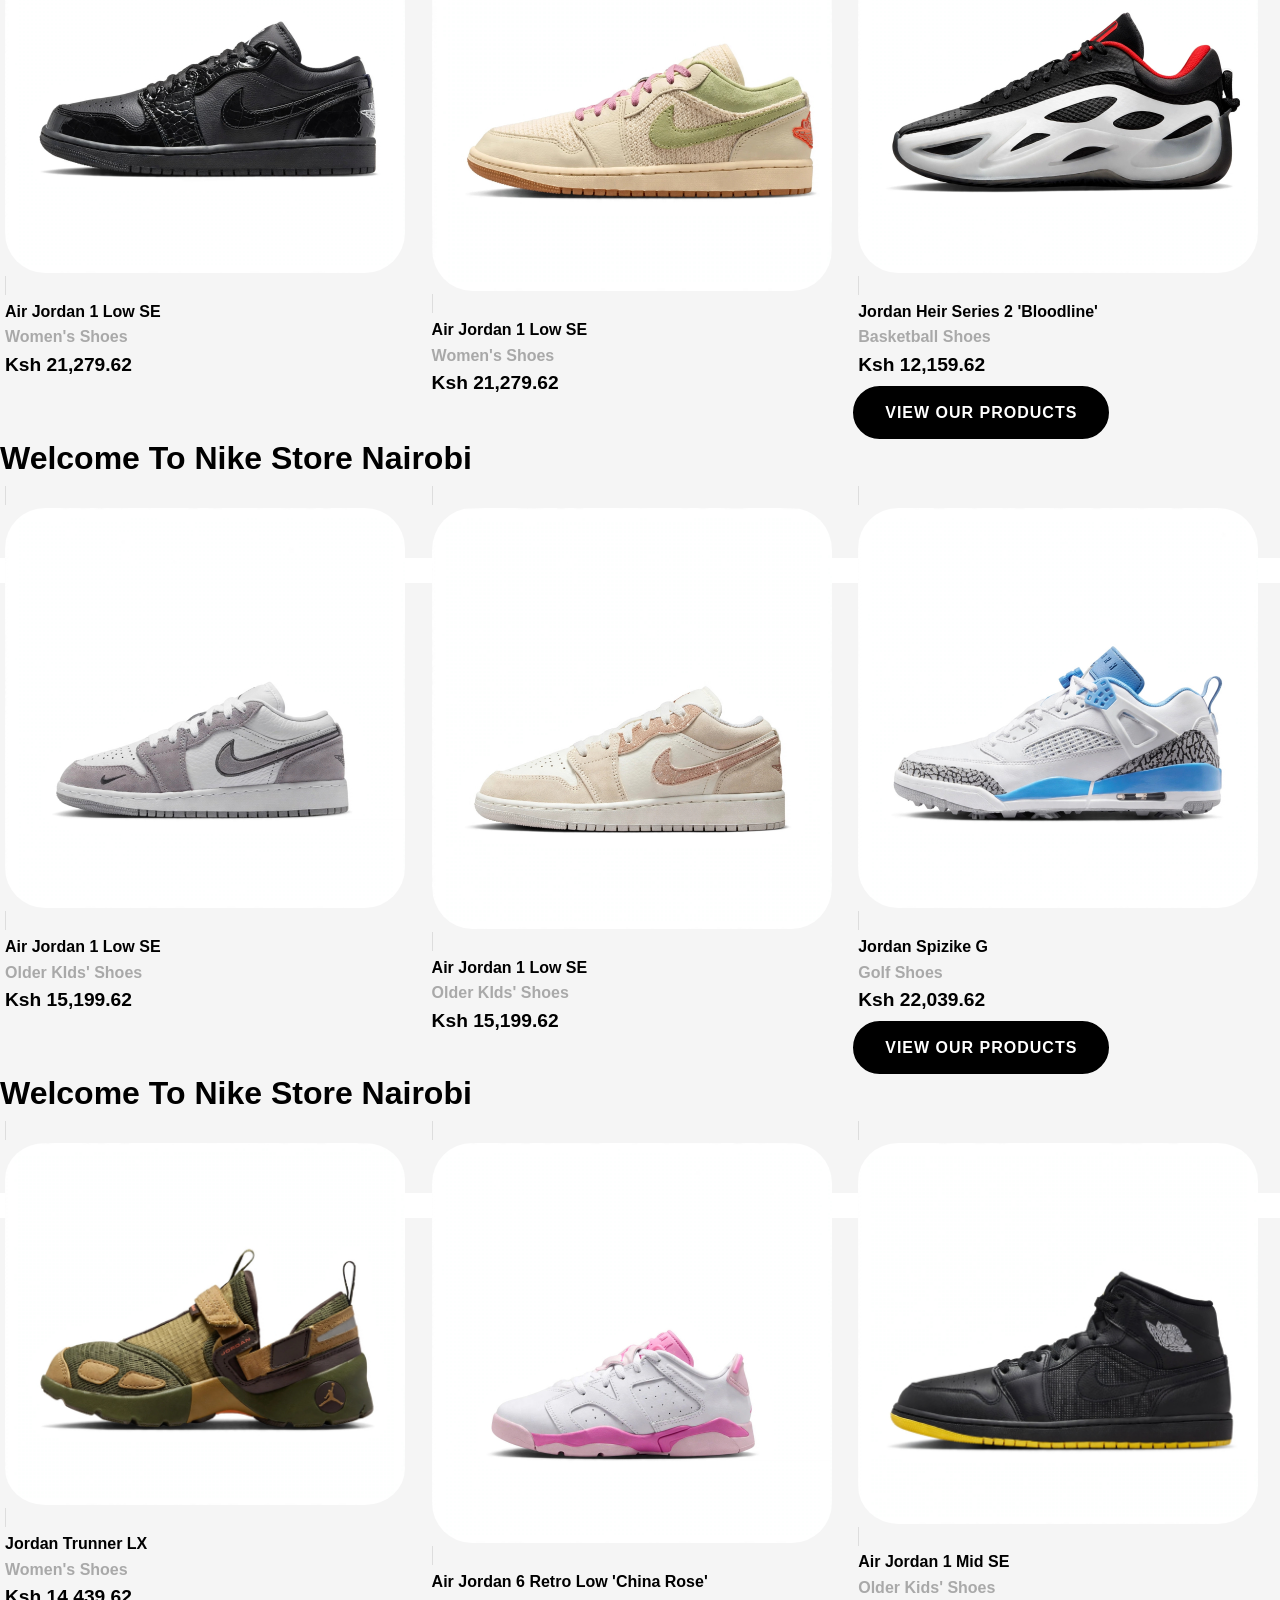
<file: Jordan.html>
<!DOCTYPE html>
<html lang="en">
<head>
    <meta charset="UTF-8">
    <meta name="viewport" content="width=device-width, initial-scale=1.0">
    <meta name="description" content="Jordan collection - Premium basketball sneakers and sportswear.">
    <title>Jordan | NIKE STORE NAIROBI KENYA.</title>
    <link rel="stylesheet" href="style.css">
<link
    rel="stylesheet"
    href="https://cdnjs.cloudflare.com/ajax/libs/font-awesome/6.5.2/css/all.min.css"
>
</head>
<body>
    <!-- Header -->
    <header class="header">
        <div class="header-container">
            <div class="logo">
              <a class="logo" href="index.html">
<img src="images/logo.png"  alt="logo" width="100" height="100">
            </a>
            </div>
            
            <nav class="nav-desktop">
                <ul class="nav-list">
                    <li><a href="index.html">Home</a></li>
                    <li><a href="backtoschoool.html">Back to School</a></li>
                    <li><a href="Jordan.html" class="active">Jordan</a></li>
                    <li><a href="converse.html">Converse</a></li>
                    <li><a href="men.html">Men</a></li>
                    <li><a href="women.html">Women</a></li>
                    <li><a href="nikeskims.html">Nike SKIMS</a></li>
                    <li><a href="sports.html">Sports</a></li>
                    <li><a href="products.html">Products</a></li>
                    <li><a href="promotions&discounts.html">Promotions</a></li>
                    <li><a href="about.html">About</a></li>
                    <li><a href="careers.html">Careers</a></li>
                    <li><a href="help.html">Help</a></li>
                    <li><a href="contact.html">Contact</a></li>
                </ul>
            </nav>
            
            <div class="header-actions">
                <button class="search-btn" aria-label="Open search">
                    <svg width="24" height="24" viewBox="0 0 24 24" fill="none" stroke="currentColor" stroke-width="2">
                        <circle cx="11" cy="11" r="8"></circle>
                        <path d="M21 21l-4.35-4.35"></path>
                    </svg>
                </button>
                
                <button class="cart-btn" aria-label="Open cart">
                    <svg width="24" height="24" viewBox="0 0 24 24" fill="none" stroke="currentColor" stroke-width="2">
                        <path d="M6 2L3 6v14a2 2 0 0 0 2 2h14a2 2 0 0 0 2-2V6l-3-4z"></path>
                        <line x1="3" y1="6" x2="21" y2="6"></line>
                        <path d="M16 10a4 4 0 0 1-8 0"></path>
                    </svg>
                    <span class="cart-count">0</span>
                </button>
                
                <button class="hamburger-btn" aria-label="Open navigation menu" aria-expanded="false" aria-controls="mobile-nav">
                    <span class="hamburger-line"></span>
                    <span class="hamburger-line"></span>
                    <span class="hamburger-line"></span>
                </button>
            </div>
        </div>
    </header>
    
    <!-- Search Overlay -->
    <div class="search-overlay" id="search-overlay">
        <div class="search-container">
            <button class="search-close" aria-label="Close search">&times;</button>
            <input type="text" class="search-input" placeholder="Search for products..." aria-label="Search products">
            <div class="search-results" id="search-results"></div>
        </div>
    </div>
    
    <!-- Cart Drawer -->
    <div class="cart-drawer" id="cart-drawer">
        <div class="cart-overlay"></div>
        <div class="cart-content">
            <div class="cart-header">
                <h2>Shopping Cart</h2>
                <button class="cart-close" aria-label="Close cart">&times;</button>
            </div>
            <div class="cart-items" id="cart-items"></div>
            <div class="cart-footer">
                <div class="cart-total">
                    <span>Total:</span>
             <span class="checkout-total-price">KSh 0.00</span>
                <strong id="checkout-total-price">
                        KSh 0
                    </strong>
                </div>
                <button type="button" class="btn btn-primary btn-block checkout-btn" id="checkout-btn">
    Checkout
</button>  
                <button class="btn btn-secondary btn-block continue-shopping">Continue Shopping</button>
            </div>
        </div>
    </div>
     <!-- Checkout Modal -->
<div class="checkout-modal" id="checkout-modal">
    <div class="checkout-overlay"></div>

    <div class="checkout-content">

        <div class="checkout-header">
            <h2>Checkout</h2>
            <button type="button" class="checkout-close" id="checkout-close">
                &times;
            </button>
        </div>

        <form
            id="checkout-form"
            action="https://formspree.io/f/xkjgnynd"
            method="POST"
        >

            <h3>Customer Information</h3>

            <div class="form-group">
                <label for="customer-name">Full Name</label>
                <input
                    type="text"
                    id="customer-name"
                    name="customer_name"
                    placeholder="Enter your full name"
                    required
                >
            </div>

            <div class="form-group">
                <label for="customer-email">Email Address</label>
                <input
                    type="email"
                    id="customer-email"
                    name="customer_email"
                    placeholder="Enter your email"
                    required
                >
            </div>

            <div class="form-group">
                <label for="customer-phone">Phone Number</label>
                <input
                    type="tel"
                    id="customer-phone"
                    name="customer_phone"
                    placeholder="e.g. 0712345678"
                    required
                >
            </div>

            <div class="form-group">
                <label for="delivery-location">Delivery Location</label>
                <textarea
                    id="delivery-location"
                    name="delivery_location"
                    placeholder="Enter your delivery address/location"
                    rows="3"
                    required
                ></textarea>
            </div>

            <div class="form-group">
                <label for="payment-method">Payment Method</label>

                <select
                    id="payment-method"
                    name="payment_method"
                    required
                >
                    <option value="">Select payment method</option>
                    <option value="M-Pesa">M-Pesa</option>
                    <option value="Cash on Delivery">Cash on Delivery</option>
                    <option value="Bank Transfer">Bank Transfer</option>
                </select>
            </div>

            <!-- Cart order information will be inserted here -->
            <input type="hidden" name="order_items" id="order-items">

            <input type="hidden" name="order_total" id="order-total">

            <div class="checkout-summary">

                <h3>Order Summary</h3>

                <div id="checkout-items"></div>

                <div class="checkout-total">
                    <strong>Total:</strong>
                    <strong id="checkout-total-price">
                        KSh 0
                    </strong>
                </div>

            </div>

            <button
                type="submit"
                class="btn btn-primary btn-block"
            >
                Place Order
            </button>

        </form>

    </div>
</div>
    <!-- Mobile Navigation -->
    <div class="mobile-nav" id="mobile-nav">
        <div class="mobile-nav-content">
            <nav class="mobile-nav-list">
                <a href="index.html" class="mobile-nav-link" style="border-radius: 30px;">Home</a>
                <a href="backtoschoool.html" class="mobile-nav-link" style="border-radius: 30px;">Back to School</a>
                <a href="Jordan.html" class="mobile-nav-link active" style="border-radius: 30px;">Jordan</a>
                <a href="converse.html" class="mobile-nav-link" style="border-radius: 30px;">Converse</a>
                <a href="men.html" class="mobile-nav-link" style="border-radius: 30px;">Men</a>
                <a href="women.html" class="mobile-nav-link" style="border-radius: 30px;">Women</a>
                <a href="nikeskims.html" class="mobile-nav-link" style="border-radius: 30px;">Nike SKIMS</a>
                <a href="sports.html" class="mobile-nav-link" style="border-radius: 30px;">Sports</a>
                <a href="products.html" class="mobile-nav-link" style="border-radius: 30px;">Products</a>
                <a href="promotions&discounts.html" class="mobile-nav-link" style="border-radius: 30px;">Promotions</a>
                <a href="about.html" class="mobile-nav-link" style="border-radius: 30px;">About</a>
                <a href="careers.html" class="mobile-nav-link" style="border-radius: 30px;">Careers</a>
                <a href="help.html" class="mobile-nav-link" style="border-radius: 30px;">Help</a>
                <a href="contact.html" class="mobile-nav-link" style="border-radius: 30px;">Contact</a>
            </nav>
        </div>
    </div>
    
    <!-- Main Content -->
    <main class="main-content">
        <!-- Hero Section -->
         <section class="slider">
   <h2 class="btn btn-primary" style="border-radius: 30px;font-weight: bold;font-size: 2rem;"> NIKE STORE NAIROBI</h2>
            <div class="slides">

        <div class="slide">
            
         <div class="content">
          <img src="images/jordan2.jpg" alt="Shoe 1" style="border-radius:1%;object-fit:cover;">
            <a href="products.html" class="btn btn-primary" style="border-radius: 30px;font-weight: bold;font-size: 1rem;">Shop</a>
        </div>
        </div>

        <div class="slide">
           <div class="content">
            <img src="images/jordan1.jpg" alt="Shoe 2" style="border-radius:1%;object-fit:cover;">
       <a href="products.html" class="btn btn-primary" style="border-radius: 30px;font-weight: bold;font-size: 1rem;">Shop</a>
        </div>
        </div>
<div class="slide">
            
         <div class="content">
          <img src="images/jordan2.jpg" alt="Shoe 1" style="border-radius:1%;object-fit:cover;">
            <a href="products.html" class="btn btn-primary" style="border-radius: 30px;font-weight: bold;font-size: 1rem;">Shop</a>
        </div>
        </div>

        <div class="slide">
           <div class="content">
            <img src="images/jordan1.jpg" alt="Shoe 2" style="border-radius:1%;object-fit:cover;">
       <a href="products.html" class="btn btn-primary" style="border-radius: 30px;font-weight: bold;font-size: 1rem;">Shop</a>
        </div>
        </div>
        

    </div>
</section>
     
<section class="section section-gray">
<h1>Welcome To Nike Store Nairobi</h1>
<div class="row"></div>
             <div class="column" style="border-radius: 30px;">
                       <a href="products.html" class="category-card">
               
                        <img src="images/j0.jpg"  alt="j" style="border-radius:10%;object-fit:cover;" width="400"  height="300">   
                  </a>
                        <div  style="color:black;font-weight: bold;">Air Joradn 4 Retro 'Pearl Pink and Iced Carmine' </div>
                 <div  style="color:darkgrey;font-weight: bold;" >Women's Shoe</div>
                    <span style="font-weight:bold;font-size:1.2rem;">Ksh 31,159.62</span>
              
                </div>
        
                <div class="column" style="border-radius: 30px;">
                       <a href="products.html" class="category-card">
               
                        <img src="images/j1.jpg"  alt="j"  style="border-radius:10%;object-fit:cover;" width="400"  height="300">   
                 </a>
                        <div  style="color:black;font-weight: bold;">Air Joradn 1 Mid </div>
                 <div  style="color:darkgrey;font-weight: bold;" >Men's Shoe</div>
                    <span style="font-weight:bold;font-size:1.2rem;">Ksh 15,199.62</span>
                
                </div>
        
         <div class="column" style="border-radius: 30px;">
                       <a href="products.html" class="category-card">
                
                        <img src="images/j2.jpg"  alt="j"  style="border-radius:10%;object-fit:cover;" width="400"  height="300">   
                   </a>
                        <div  style="color:black;font-weight: bold;">Jordan Spizike Low </div>
                 <div  style="color:darkgrey;font-weight: bold;" >Men's Shoe</div>
                     <span style="font-weight:bold;font-size:1.2rem;">Ksh 25,079.62</span>
                
                </div>
           
            </section>
       <br>
            <section class="section section-gray">
<a href="products.html" class="btn btn-primary" style="border-radius: 30px;font-weight: bold;font-size: 1rem;">View Our Products</a>
                <h2>Welcome To Nike Store Nairobi</h2>
<div class="row"></div>
             <div class="column" style="border-radius: 30px;">
                       <a href="products.html" class="category-card">
                
                        <img src="images/j3.jpg"  alt="j"  style="border-radius:10%;object-fit:cover;" width="400"  height="300">   
                    </a>
                        <div  style="color:black;font-weight: bold;">Air Jordan 1 Low Alt SE </div>
                 <div  style="color:darkgrey;font-weight: bold;" >Baby & Toddler Shoe</div>
                    <span style="font-weight:bold;font-size:1.2rem;">Ksh 9,879.62</span>
                
                </div>
        
                <div class="column" style="border-radius: 30px;">
                       <a href="products.html" class="category-card">
                
                        <img src="images/j4.jpg"  alt="j" style="border-radius:10%;object-fit:cover;" width="400"  height="300">   
                    </a>
                        <div  style="color:black;font-weight: bold;">Jordan Heir Series 2 'Precious Medals'</div>
                 <div  style="color:darkgrey;font-weight: bold;" >Basketball Shoes</div>
                    <span style="font-weight:bold;font-size:1.2rem;">Ksh 12,919.62</span>
                
                </div>
        
         <div class="column" style="border-radius: 30px;">
                       <a href="products.html" class="category-card">
              
                        <img src="images/j5.jpg"  alt="j"  style="border-radius:10%;object-fit:cover;" width="400"  height="300">   
                   </a>
                        <div  style="color:black;font-weight: bold;">Air Jordan 1 Low SE</div>
                 <div  style="color:darkgrey;font-weight: bold;" >Older Kids' Shoe</div>
                    <span style="font-weight:bold;font-size:1.2rem;">Ksh 15,199.62</span>
                
                </div>
            </section>
     <br>
            <section class="section section-gray">
<a href="products.html" class="btn btn-primary" style="border-radius: 30px;font-weight: bold;font-size: 1rem;">View Our Products</a>
                <h2>Welcome To Nike Store Nairobi</h2>
                <div class="row"></div>
             <div class="column" style="border-radius: 30px;">
                       <a href="products.html" class="category-card">
                
                        <img src="images/j6.jpg"  alt="j"  style="border-radius:10%;object-fit:cover;" width="400"  height="300">   
                     </a>
                        <div  style="color:black;font-weight: bold;">Air Jordan 1 Low SE</div>
                 <div  style="color:darkgrey;font-weight: bold;" >Womens' Shoes</div>
                 <span style="font-weight:bold;font-size:1.2rem;">Ksh 21,279.62</span>
                
                </div>
        
                <div class="column" style="border-radius: 30px;">
                       <a href="products.html" class="category-card">
                
                        <img src="images/j7.jpg"   alt="j" style="border-radius:10%;object-fit:cover;" width="400"  height="300">   
                  </a>
                        <div  style="color:black;font-weight: bold;">Air Jordan 1 Mid SE</div>
                 <div  style="color:darkgrey;font-weight: bold;" >Older Kids' Shoe</div>
                    <span style="font-weight:bold;font-size:1.2rem;">Ksh 17,479.62</span>
                
                </div>
        
         <div class="column" style="border-radius: 30px;">
                       <a href="products.html" class="category-card">
                
                        <img src="images/j8.jpg"  alt="j"   style="border-radius:10%;object-fit:cover;" width="400"  height="300">   
                   </a>
                        <div  style="color:black;font-weight: bold;">Air Jordan 1 Low SE</div>
                 <div  style="color:darkgrey;font-weight: bold;" >Mens' Shoe</div>
                    <span style="font-weight:bold;font-size:1.2rem;">Ksh 15,959.62</span>
                
                </div>
            </section>
       <br>
            <section class="section section-gray">
<a href="products.html" class="btn btn-primary" style="border-radius: 30px;font-weight: bold;font-size: 1rem;">View Our Products</a>
                <h2>Welcome To Nike Store Nairobi</h2>
                <div class="row"></div>
             <div class="column" style="border-radius: 30px;">
                       <a href="products.html" class="category-card">
               
                        <img src="images/j9.jpg"  alt="j"  style="border-radius:10%;object-fit:cover;" width="400"  height="300">   
                    </a>
                        <div  style="color:black;font-weight: bold;">Air Jordan 1 Mid SE</div>
                 <div  style="color:darkgrey;font-weight: bold;" >Mens' Shoe</div>
                    <span style="font-weight:bold;font-size:1.2rem;">Ksh 15,959.62</span>
                
                </div>
        
                <div class="column" style="border-radius: 30px;">
                       <a href="products.html" class="category-card">
               
                        <img src="images/j10.jpg"  alt="j"  style="border-radius:10%;object-fit:cover;" width="400"  height="300">   
                  </a>
                        <div  style="color:black;font-weight: bold;"> Jordan Tunner Flow SE</div>
                 <div  style="color:darkgrey;font-weight: bold;" >Womens' Shoe</div>
                     <span style="font-weight:bold;font-size:1.2rem;">Ksh 12,159.62</span>
            
                </div>
        
         <div class="column" style="border-radius: 30px;">
                       <a href="products.html" class="category-card">
                
                        <img src="images/j11.jpg"  alt="j" style="border-radius:10%;object-fit:cover;" width="400"  height="300">   
                 </a>
                        <div  style="color:black;font-weight: bold;">Air Jordan  Low </div>
                 <div  style="color:darkgrey;font-weight: bold;" >Mens' Shoe</div>
                     <span style="font-weight:bold;font-size:1.2rem;">Ksh 19,759.62</span>
                
                </div>
            </section>
      <br>
            <section class="section section-gray">
<a href="products.html" class="btn btn-primary" style="border-radius: 30px;font-weight: bold;font-size: 1rem;">View Our Products</a>
                <h2>Welcome To Nike Store Nairobi</h2>
                <div class="row"></div>
             <div class="column" style="border-radius: 30px;">
                       <a href="products.html" class="category-card">
               
                        <img src="images/j12.jpg"  alt="j"  style="border-radius:10%;object-fit:cover;" width="400"  height="300">   
                    </a>
                        <div  style="color:black;font-weight: bold;">Air Jordan 1 Mid SE Craft</div>
                 <div  style="color:darkgrey;font-weight: bold;" >Mens' Shoe</div>
                    <span style="font-weight:bold;font-size:1.2rem;">Ksh 15,959.62</span>
                
                </div>
        
                <div class="column" style="border-radius: 30px;">
                       <a href="products.html" class="category-card">
               
                        <img src="images/j13.jpg"   alt="j" style="border-radius:10%;object-fit:cover;" width="400"  height="300">   
                   </a>
                        <div  style="color:black;font-weight: bold;">Air Jordan 1 Low SE </div>
                 <div  style="color:darkgrey;font-weight: bold;" >Older Kids' Shoes</div>
                    <span style="font-weight:bold;font-size:1.2rem;">Ksh 12,159.62</span>
                
                </div>
        
         <div class="column" style="border-radius: 30px;">
               <a href="products.html" class="category-card">
               
                        <img src="images/j14.jpg" alt="j"  style="border-radius:10%;object-fit:cover;" width="400"  height="300">   
                   </a>
                        <div  style="color:black;font-weight: bold;">Air Jordan 1 Low </div>
                 <div  style="color:darkgrey;font-weight: bold;" >Mens' Shoe</div>
                    <span style="font-weight:bold;font-size:1.2rem;">Ksh 15,959.62</span>
                
                </div>
            </section>
       <br>
            <section class="section section-gray">
<a href="products.html" class="btn btn-primary" style="border-radius: 30px;font-weight: bold;font-size: 1rem;">View Our Products</a>
                <h2>Welcome To Nike Store Nairobi</h2>
                <div class="row"></div>
             <div class="column" style="border-radius: 30px;">
                       <a href="products.html" class="category-card">
                
                        <img src="images/j15.jpg"  alt="j"  style="border-radius:10%;object-fit:cover;" width="400"  height="300">   
                    </a>
                        <div  style="color:black;font-weight: bold;"> Jordan Tunner Flow </div>
                 <div  style="color:darkgrey;font-weight: bold;" >Baby & Toddler Shoes</div>
                    <span style="font-weight:bold;font-size:1.2rem;">Ksh 7,599.62</span>
                
                </div>
        
                <div class="column" style="border-radius: 30px;">
                       <a href="products.html" class="category-card">
                
                        <img src="images/j16.jpg"  alt="j"  style="border-radius:10%;object-fit:cover;" width="400"  height="300">   
                  <div  style="color:black;font-weight: bold;">Air Jordan 1 Mid </div>
                 <div  style="color:darkgrey;font-weight: bold;" >Older Kids' Shoes</div>
                   <span style="font-weight:bold;font-size:1.2rem;">Ksh 12,159.62</span>
                </a>
                </div>
        
         <div class="column" style="border-radius: 30px;">
                       <a href="products.html" class="category-card">
               
                        <img src="images/j17.jpg"  alt="j"  style="border-radius:10%;object-fit:cover;" width="400"  height="300">   
                  </a>
                        <div  style="color:black;font-weight: bold;">Air Jordan 1 Low SE </div>
                 <div  style="color:darkgrey;font-weight: bold;" >Older Kids' Shoes</div>
                   <span style="font-weight:bold;font-size:1.2rem;">Ksh 12,159.62</span>
                
                </div>
            </section>
        <br>
            <section class="section section-gray">
<a href="products.html" class="btn btn-primary" style="border-radius: 30px;font-weight: bold;font-size: 1rem;">View Our Products</a>
                <h2>Welcome To Nike Store Nairobi</h2>
                <div class="row"></div>
             <div class="column" style="border-radius: 30px;">
                       <a href="products.html" class="category-card">
               
                        <img src="images/j18.jpg"  alt="j"  style="border-radius:10%;object-fit:cover;" width="400"  height="300">   
                   </a> 
                        <div  style="color:black;font-weight: bold;">Air Jordan 4 Retro 'Comic'</div>
                 <div  style="color:darkgrey;font-weight: bold;" >Younger Kids' Shoes</div>
                   <span style="font-weight:bold;font-size:1.2rem;">Ksh 31,159.62</span>
                
                </div>
        
                <div class="column" style="border-radius: 30px;">
                       <a href="products.html" class="category-card">
              
                        <img src="images/j19.jpg"  alt="j" style="border-radius:10%;object-fit:cover;" width="400"  height="300">   
                </a>
                        <div  style="color:black;font-weight: bold;">Air Jordan 1 Mid </div>
                 <div  style="color:darkgrey;font-weight: bold;" >Older Kids' Shoes</div>
                   <span style="font-weight:bold;font-size:1.2rem;">Ksh 17,479.62</span> 
                
                </div>
        
         <div class="column" style="border-radius: 30px;">
                       <a href="products.html" class="category-card">
                
                        <img src="images/j20.jpg"  alt="j"  style="border-radius:10%;object-fit:cover;" width="400"  height="300">   
                  </a>
                        <div  style="color:black;font-weight: bold;"> Jordan 1 Mid SE</div>
                 <div  style="color:darkgrey;font-weight: bold;" >Baby & Toddler Shoes</div>
                   <span style="font-weight:bold;font-size:1.2rem;">Ksh 10,639.62</span>
                
                </div>
            </section>
       <br>
            <section class="section section-gray">
<a href="products.html" class="btn btn-primary" style="border-radius: 30px;font-weight: bold;font-size: 1rem;">View Our Products</a>
                <h2>Welcome To Nike Store Nairobi</h2>
                <div class="row"></div>
             <div class="column" style="border-radius: 30px;">
                       <a href="products.html" class="category-card">
                
                        <img src="images/j21.jpg" alt="j" style="border-radius:10%;object-fit:cover;" width="400"  height="300">   
                   </a>
                        <div  style="color:black;font-weight: bold;">Air Jordan 1 Retro High OG 'Love Letter'</div>
                 <div  style="color:darkgrey;font-weight: bold;" >Men's Shoes</div>
                   <span style="font-weight:bold;font-size:1.2rem;">Ksh 28,119.62</span>
                
                </div>
        
                <div class="column" style="border-radius: 30px;">
                       <a href="products.html" class="category-card">
               
                        <img src="images/j22.jpg"  alt="j" style="border-radius:10%;object-fit:cover;" width="400"  height="300">   
                   </a>
                        <div  style="color:black;font-weight: bold;">Air Jordan 1 Low SE</div>
                 <div  style="color:darkgrey;font-weight: bold;" >Men's Shoes</div>
                    <span style="font-weight:bold;font-size:1.2rem;">Ksh 15,199.62</span>
                
                </div>
        
         <div class="column" style="border-radius: 30px;">
                       <a href="products.html" class="category-card">
                
                        <img src="images/j23.jpg"  alt="j"  style="border-radius:10%;object-fit:cover;" width="400"  height="300">   
                 </a>
                        <div  style="color:red;font-weight: bold;">Bestseller</div>
                        <div  style="color:black;font-weight: bold;">Air Jordan 1 Low SE</div>
                 <div  style="color:darkgrey;font-weight: bold;" >Women's Shoes</div>
                    <span style="font-weight:bold;font-size:1.2rem;">Ksh 21,279.62</span>
                
                </div>
            </section>
        <br>
            <section class="section section-gray">
<a href="products.html" class="btn btn-primary" style="border-radius: 30px;font-weight: bold;font-size: 1rem;">View Our Products</a>
                <h2>Welcome To Nike Store Nairobi</h2>
                <div class="row"></div>
             <div class="column" style="border-radius: 30px;">
                       <a href="products.html" class="category-card">
                
                        <img src="images/j24.jpg"  alt="j"  style="border-radius:10%;object-fit:cover;" width="400"  height="300">   
                     </a>
                        <div  style="color:black;font-weight: bold;">Air Jordan 4 Retro 'Pearl Pink and Iced Carmine'</div>
                 <div  style="color:darkgrey;font-weight: bold;" >Women's Shoes</div>
                    <span style="font-weight:bold;font-size:1.2rem;">Ksh 31,159.62</span>
                
                </div>
        
                <div class="column" style="border-radius: 30px;">
                       <a href="products.html" class="category-card">
               
                        <img src="images/j25.jpg"  alt="j"  style="border-radius:10%;object-fit:cover;" width="400"  height="300">   
                    </a>
                        <div  style="color:red;font-weight: bold;">Bestseller</div>
                        <div  style="color:black;font-weight: bold;">Air Jordan 1 Low SE</div>
                 <div  style="color:darkgrey;font-weight: bold;" >Women's Shoes</div>
                   <span style="font-weight:bold;font-size:1.2rem;">Ksh 21,279.62</span>
                
                </div>
        
         <div class="column" style="border-radius: 30px;">
                       <a href="products.html" class="category-card">
                
                        <img src="images/j26.jpg"  alt="j"  style="border-radius:10%;object-fit:cover;" width="400"  height="300">   
                 </a>
                        <div  style="color:red;font-weight: bold;">Bestseller</div>
                        <div  style="color:black;font-weight: bold;">Air Jordan 1 Low SE</div>
                 <div  style="color:darkgrey;font-weight: bold;" >Men's Shoes</div>
                   <span style="font-weight:bold;font-size:1.2rem;">Ksh 15,199.62</span>
                
                </div>
            </section>
     <br>
            <section class="section section-gray">
<a href="products.html" class="btn btn-primary" style="border-radius: 30px;font-weight: bold;font-size: 1rem;">View Our Products</a>
                <h2>Welcome To Nike Store Nairobi</h2>
                <div class="row"></div>
             <div class="column" style="border-radius: 30px;">
                       <a href="products.html" class="category-card">
               
                        <img src="images/j27.jpg"  alt="j"  style="border-radius:10%;object-fit:cover;" width="400"  height="300">   
                     </a>
                        <div  style="color:black;font-weight: bold;"> Jordan Spizike Low </div>
                 <div  style="color:darkgrey;font-weight: bold;" >Men's Shoes</div>
                <span style="font-weight:bold;font-size:1.2rem;">Ksh 25,079.62</span>
                
                    
                </div>
        
                <div class="column" style="border-radius: 30px;">
                       <a href="products.html" class="category-card">
               
                        <img src="images/j28.jpg"  alt="j"  style="border-radius:10%;object-fit:cover;" width="400"  height="300">   
                    </a>
                        <div  style="color:black;font-weight: bold;">Air Jordan 1 Low </div>
                 <div  style="color:darkgrey;font-weight: bold;" >Older Kids' Shoes</div>
                   <span style="font-weight:bold;font-size:1.2rem;">Ksh 14,439.62</span>
                
                </div>
        
         <div class="column" style="border-radius: 30px;">
                       <a href="products.html" class="category-card">
               
                        <img src="images/j29.jpg"  alt="j"  style="border-radius:10%;object-fit:cover;;" width="400"  height="300">   
                   </a>
                        <div  style="color:black;font-weight: bold;"> Jordan City</div>
                 <div  style="color:darkgrey;font-weight: bold;" >Men's Boot</div>
                   <span style="font-weight:bold;font-size:1.2rem;">Ksh 18,999.62</span>
                
                </div>
            </section>
      <br>
            <section class="section section-gray">
<a href="products.html" class="btn btn-primary" style="border-radius: 30px;font-weight: bold;font-size: 1rem;">View Our Products</a>
                <h2>Welcome To Nike Store Nairobi</h2>
                <div class="row"></div>
             <div class="column" style="border-radius: 30px;">
                       <a href="products.html" class="category-card">
               
                        <img src="images/j30.jpg"  alt="j"  style="border-radius:10%;object-fit:cover;" width="400"  height="300">   
                    </a>
                        <div  style="color:black;font-weight: bold;">Air Jordan 1 Low SE </div>
                 <div  style="color:darkgrey;font-weight: bold;" >Older Kids' Shoes</div>
                   <span style="font-weight:bold;font-size:1.2rem;">Ksh 12,259.62</span>
                
                </div>
        
                <div class="column" style="border-radius: 30px;">
                       <a href="products.html" class="category-card">
               
                        <img src="images/j31.jpg"  alt="j"  style="border-radius:10%;object-fit:cover;" width="400"  height="300">   
                  </a>
                        <div  style="color:black;font-weight: bold;">Air Jordan 1 Mid SE </div>
                 <div  style="color:darkgrey;font-weight: bold;" >Older Kids' Shoes</div>
                   <span style="font-weight:bold;font-size:1.2rem;">Ksh 12,919.62</span>
                
                </div>
        
         <div class="column" style="border-radius: 30px;">
                       <a href="products.html" class="category-card">
                
                        <img src="images/j32.jpg"  alt="j"  style="border-radius:10%;object-fit:cover;" width="400"  height="300">   
                   </a>
                        <div  style="color:black;font-weight: bold;">Air Jordan 1 Low SE </div>
                 <div  style="color:darkgrey;font-weight: bold;" >Women's Shoes</div>
                   <span style="font-weight:bold;font-size:1.2rem;">Ksh 14,439.62</span>
                
                </div>
            </section>
       <br>
            <section class="section section-gray">
<a href="products.html" class="btn btn-primary" style="border-radius: 30px;font-weight: bold;font-size: 1rem;">View Our Products</a>
                <h2>Welcome To Nike Store Nairobi</h2>
                <div class="row"></div>
             <div class="column" style="border-radius: 30px;">
                       <a href="products.html" class="category-card">
              
                        <img src="images/j33.jpg"  alt="j" style="border-radius:10%;object-fit:cover;" width="400"  height="300">   
                   </a>
                        <div  style="color:black;font-weight: bold;"> Jordan 1 Mid SE </div>
                 <div  style="color:darkgrey;font-weight: bold;" >Younger Kids' Shoes</div>
                   <span style="font-weight:bold;font-size:1.2rem;">Ksh 13,679.62</span>
                
                </div>
        
                <div class="column" style="border-radius: 30px;">
                       <a href="products.html" class="category-card">
               
                        <img src="images/j34.jpg"  alt="j"  style="border-radius:10%;object-fit:cover;" width="400"  height="300">   
                  </a>
                        <div  style="color:black;font-weight: bold;">Air Jordan 4 RM </div>
                 <div  style="color:darkgrey;font-weight: bold;" >Men's Shoes</div>
                    <span style="font-weight:bold;font-size:1.2rem;">Ksh 15,599.62</span>
                
                </div>
        
         <div class="column" style="border-radius: 30px;">
                       <a href="products.html" class="category-card">
              
                        <img src="images/j35.jpg"  alt="j"  style="border-radius:10%;object-fit:cover;" width="400"  height="300">   
                  </a>
                
                        <div  style="color:black;font-weight: bold;">Air Jordan 1 Mid SE </div>
                 <div  style="color:darkgrey;font-weight: bold;" >Older  Kids' Shoes</div>
                   <span style="font-weight:bold;font-size:1.2rem;">Ksh 17,479.62</span>
                
                </div>
            </section>
       <br>
            <section class="section section-gray">
<a href="products.html" class="btn btn-primary" style="border-radius: 30px;font-weight: bold;font-size: 1rem;">View Our Products</a>
                <h2>Welcome To Nike Store Nairobi</h2>
                <div class="row"></div>
             <div class="column" style="border-radius: 30px;">
                       <a href="products.html" class="category-card">
                
                        <img src="images/j36.jpg"  alt="j"  style="border-radius:10%;object-fit:cover;" width="400"  height="300">   
                    </a>
                        <div  style="color:black;font-weight: bold;"> Jordan 1 Mid SE </div>
                 <div  style="color:darkgrey;font-weight: bold;" >Baby & Toddler Shoes</div>
                    <span style="font-weight:bold;font-size:1.2rem;">Ksh 17,479.62</span>
                
                </div>
        
                <div class="column" style="border-radius: 30px;">
                       <a href="products.html" class="category-card">
                
                        <img src="images/j37.jpg"  alt="j"  style="border-radius:10%;object-fit:cover;" width="400"  height="300">   
                    </a>
                        <div  style="color:black;font-weight: bold;">Air Jordan 3 'World's Best' </div>
                 <div  style="color:darkgrey;font-weight: bold;" >Men's Shoes</div>
                     <span style="font-weight:bold;font-size:1.2rem;">Ksh 31,159.62</span>
                
                </div>
        
         <div class="column" style="border-radius: 30px;">
                       <a href="products.html" class="category-card">
                
                        <img src="images/j38.jpg"  alt="j"  style="border-radius:10%;object-fit:cover;" width="400"  height="300">   
                   </a>
                        <div  style="color:black;font-weight: bold;"> Jordan Sport Crossover </div>
                 <div  style="color:darkgrey;font-weight: bold;" >Men's Dri-FIT Fleece Trousers</div>
                    <span style="font-weight:bold;font-size:1.2rem;">Ksh 10,639.62</span>
                
                </div>
            </section>
      <br>
            <section class="section section-gray">
<a href="products.html" class="btn btn-primary" style="border-radius: 30px;font-weight: bold;font-size: 1rem;">View Our Products</a>
                <h2>Welcome To Nike Store Nairobi</h2>
                <div class="row"></div>
             <div class="column" style="border-radius: 30px;">
                       <a href="products.html" class="category-card">
                
                        <img src="images/j39.jpg"  alt="j"  style="border-radius:10%;object-fit:cover;" width="400"  height="300">   
                   </a>
                        <div  style="color:black;font-weight: bold;"> Jordan Spizike Low </div>
                 <div  style="color:darkgrey;font-weight: bold;" >Men's Shoes</div>
                    <span style="font-weight:bold;font-size:1.2rem;">Ksh 18,999.62</span>
                
                </div>
        
                <div class="column" style="border-radius: 30px;">
                       <a href="products.html" class="category-card">
               
                        <img src="images/j40.jpg"  alt="j"  style="border-radius:10%;object-fit:cover;" width="400"  height="300">   
                   </a>
                        <div  style="color:black;font-weight: bold;">Air Jordan 6 Retro Low 'China Rose'</div>
                 <div  style="color:darkgrey;font-weight: bold;" >Older Kids' Shoes</div>
                    <span style="font-weight:bold;font-size:1.2rem;">Ksh 22,039.62</span>
                
                </div>
        
         <div class="column" style="border-radius: 30px;">
                       <a href="products.html" class="category-card">
                
                        <img src="images/j41.jpg"  alt="j"  style="border-radius:10%;object-fit:cover;" width="400"  height="300">   
                  </a>
                        <div  style="color:black;font-weight: bold;">Air Jordan 1 Mid SE Craft</div>
                 <div  style="color:darkgrey;font-weight: bold;" >Men's Shoes</div>
                     <span style="font-weight:bold;font-size:1.2rem;">Ksh 15,959.62</span>
                
                </div>
            </section>
         <br>
            <section class="section section-gray">
<a href="products.html" class="btn btn-primary" style="border-radius: 30px;font-weight: bold;font-size: 1rem;">View Our Products</a>
                <h2>Welcome To Nike Store Nairobi</h2>
                <div class="row"></div>
             <div class="column" style="border-radius: 30px;">
                       <a href="products.html" class="category-card">
                
                        <img src="images/j42.jpg"  alt="j"  style="border-radius:10%;object-fit:cover;" width="400"  height="300">   
                     </a>
                        <div  style="color:black;font-weight: bold;">Air Jordan 1 Mid SE </div>
                 <div  style="color:darkgrey;font-weight: bold;" >Older Kids' Shoes</div>
                    <span style="font-weight:bold;font-size:1.2rem;">Ksh 17,479.62</span>
                
                </div>
        
                <div class="column" style="border-radius: 30px;">
                       <a href="products.html" class="category-card">
             
                        <img src="images/j43.jpg"  alt="j"  style="border-radius:10%;object-fit:cover;" width="400"  height="300">   
                 </a>
                        <div  style="color:black;font-weight: bold;">Air Jordan 1 Mid SE </div>
                 <div  style="color:darkgrey;font-weight: bold;" >Older Kids' Shoes</div>
                   <span style="font-weight:bold;font-size:1.2rem;">Ksh 15,959.62</span> 
                
                </div>
        
         <div class="column" style="border-radius: 30px;">
                       <a href="products.html" class="category-card">
                
                        <img src="images/j44.jpg"  alt="j"  style="border-radius:10%;object-fit:cover;" width="400"  height="300">   
                </a>
                        <div  style="color:red;font-weight: bold;">Available in SNKRS</div>
                        <div  style="color:black;font-weight: bold;">Air Jordan 3 Retro 'Laser'</div>
                 <div  style="color:darkgrey;font-weight: bold;" >Men's Shoes</div>
                 <span style="font-weight:bold;font-size:1.2rem;">Ksh 34,199.62</span>  
                
                </div>
            </section>
       <br>
            <section class="section section-gray">
<a href="products.html" class="btn btn-primary" style="border-radius: 30px;font-weight: bold;font-size: 1rem;">View Our Products</a>
                <h2>Welcome To Nike Store Nairobi</h2>
                <div class="row"></div>
             <div class="column" style="border-radius: 30px;">
                       <a href="products.html" class="category-card">
               
                        <img src="images/j45.jpg"  alt="j"  style="border-radius:10%;object-fit:cover;" width="400"  height="300">   
                   </a>
                        <div  style="color:black;font-weight: bold;">Jordan Spizike Low FC</div>
                 <div  style="color:darkgrey;font-weight: bold;" >Older Kids' Shoes</div>
                   <span style="font-weight:bold;font-size:1.2rem;">Ksh 18,999.62</span>
                
                </div>
        
                <div class="column" style="border-radius: 30px;">
                       <a href="products.html" class="category-card">
                
                        <img src="images/j46.jpg"  alt="j"  style="border-radius:10%;object-fit:cover;" width="400"  height="300">   
                   </a>
                        <div  style="color:black;font-weight: bold;">Air Jordan 1 Low </div>
                 <div  style="color:darkgrey;font-weight: bold;" >Men's Shoes</div>
                   <span style="font-weight:bold;font-size:1.2rem;">Ksh 21,279.62</span>
                
                </div>
        
         <div class="column" style="border-radius: 30px;">
                       <a href="products.html" class="category-card">
               
                        <img src="images/j47.jpg"  alt="j" style="border-radius:10%;object-fit:cover;" width="400"  height="300">   
                   </a>
                        <div  style="color:black;font-weight: bold;">Air Jordan 1 Low SE</div>
                 <div  style="color:darkgrey;font-weight: bold;" >Older Kids' Shoes</div>
                    <span style="font-weight:bold;font-size:1.2rem;">Ksh 15,199.62</span>
                
                </div>
            </section>
     <br>
            <section class="section section-gray">
<a href="products.html" class="btn btn-primary" style="border-radius: 30px;font-weight: bold;font-size: 1rem;">View Our Products</a>
                <h2>Welcome To Nike Store Nairobi</h2>
                <div class="row"></div>
             <div class="column" style="border-radius: 30px;">
                       <a href="products.html" class="category-card">
               
                        <img src="images/j48.jpg"  alt="j"  style="border-radius:10%;object-fit:cover;" width="400"  height="300">   
                   </a>
                        <div  style="color:black;font-weight: bold;">Air Jordan 1 Mid </div>
                 <div  style="color:darkgrey;font-weight: bold;" >Men's Shoes</div>
                  <span style="font-weight:bold;font-size:1.2rem;">Ksh 21,279.62</span>
                
                </div>
        
                <div class="column" style="border-radius: 30px;">
                       <a href="products.html" class="category-card">
               
                        <img src="images/j49.jpg"  alt="j"  style="border-radius:10%;object-fit:cover;" width="400"  height="300">   
                    </a>
                        <div  style="color:black;font-weight: bold;">Air Jordan 1 Mid SE </div>
                 <div  style="color:darkgrey;font-weight: bold;" >Women's Shoes</div>
                    <span style="font-weight:bold;font-size:1.2rem;">Ksh 15,199.62</span>
                
                </div>
        
         <div class="column" style="border-radius: 30px;">
                       <a href="products.html" class="category-card">
               
                        <img src="images/j50.jpg"  alt="j"  style="border-radius:10%;object-fit:cover;" width="400"  height="300">   
                  </a>
                        <div  style="color:black;font-weight: bold;">Air Jordan 1 Retro Low </div>
                 <div  style="color:darkgrey;font-weight: bold;" >Men's Shoes</div>
                    <span style="font-weight:bold;font-size:1.2rem;">Ksh 24,319.62</span>
                
                </div>
            </section>
       <br>
            <section class="section section-gray">
<a href="products.html" class="btn btn-primary" style="border-radius: 30px;font-weight: bold;font-size: 1rem;">View Our Products</a>
                <h2>Welcome To Nike Store Nairobi</h2>
                <div class="row"></div>
             <div class="column" style="border-radius: 30px;">
                       <a href="products.html" class="category-card">
               
                        <img src="images/j51.jpg"  alt="j"  style="border-radius:10%;object-fit:cover;" width="400"  height="300">   
                   </a>
                        <div  style="color:black;font-weight: bold;">Air Jordan 1 Low SE</div>
                 <div  style="color:darkgrey;font-weight: bold;" >Older Kids' Shoes</div>
                 <span style="font-weight:bold;font-size:1.2rem;">Ksh 12,159.62</span>
                
                    
                </div>
        
                <div class="column" style="border-radius: 30px;">
                       <a href="products.html" class="category-card">
               
                        <img src="images/j52.jpg"  alt="j"  style="border-radius:10%;object-fit:cover;" width="400"  height="300">   
                   </a>
                        <div  style="color:black;font-weight: bold;">Air Jordan 1 Mid</div>
                 <div  style="color:darkgrey;font-weight: bold;" >Women's Shoes</div>
                      <span style="font-weight:bold;font-size:1.2rem;">Ksh 15,199.62</span>
                
                </div>
        
         <div class="column" style="border-radius: 30px;">
                       <a href="products.html" class="category-card">
               
                        <img src="images/j53.jpg"  alt="j"  style="border-radius:10%;object-fit:cover;" width="400"  height="300">   
                  </a>
                        <div  style="color:black;font-weight: bold;">Air Jordan 1 Mid SE</div>
                 <div  style="color:darkgrey;font-weight: bold;" >Men's Shoes</div>
                     <span style="font-weight:bold;font-size:1.2rem;">Ksh 22,799.62</span>
                
                </div>
            </section>
        <br>
            <section class="section section-gray">
<a href="products.html" class="btn btn-primary" style="border-radius: 30px;font-weight: bold;font-size: 1rem;">View Our Products</a>
                <h2>Welcome To Nike Store Nairobi</h2>
                <div class="row"></div>
             <div class="column" style="border-radius: 30px;">
                       <a href="products.html" class="category-card">
                
                        <img src="images/j54.jpg"  alt="j"  style="border-radius:10%;object-fit:cover;" width="400"  height="300">   
                    </a>
                        <div  style="color:black;font-weight: bold;"> Jordan Spizike Low</div>
                 <div  style="color:darkgrey;font-weight: bold;" >Older Kids' Shoes</div>
                      <span style="font-weight:bold;font-size:1.2rem;">Ksh 13,679.62</span>
                
                </div>
        
                <div class="column" style="border-radius: 30px;">
                       <a href="products.html" class="category-card">
               
                        <img src="images/j55.jpg"  alt="j"  style="border-radius:10%;object-fit:cover;" width="400"  height="300">   
                  </a>
                        <div  style="color:black;font-weight: bold;">Air Jordan 1 Mid Alt SE</div>
                 <div  style="color:darkgrey;font-weight: bold;" >Older Kids' Shoes</div>
                      <span style="font-weight:bold;font-size:1.2rem;">Ksh 12,919.62</span>
                
                </div>
        
         <div class="column" style="border-radius: 30px;">
                       <a href="products.html" class="category-card">
                
                        <img src="images/j56.jpg"    alt="j"  style="border-radius:10%;object-fit:cover;" width="400"  height="300">   
                   </a>
                        <div  style="color:black;font-weight: bold;">Air Jordan 1 Low</div>
                 <div  style="color:darkgrey;font-weight: bold;" >Men's Shoes</div>
                     <span style="font-weight:bold;font-size:1.2rem;">Ksh 19,759.62</span>
                
                </div>
            </section>
        <br>
            <section class="section section-gray">
<a href="products.html" class="btn btn-primary" style="border-radius: 30px;font-weight: bold;font-size: 1rem;">View Our Products</a>
                <h2>Welcome To Nike Store Nairobi</h2>
                <div class="row"></div>
             <div class="column" style="border-radius: 30px;">
                       <a href="products.html" class="category-card">
               
                        <img src="images/j57.jpg"   alt="j" style="border-radius:10%;object-fit:cover;" width="400"  height="300">   
                   </a>
                        <div  style="color:black;font-weight: bold;"> Jordan 4 Retro 'Comic'</div>
                 <div  style="color:darkgrey;font-weight: bold;" >Baby & Toddler Shoes</div>
                     <span style="font-weight:bold;font-size:1.2rem;">Ksh 10,639.62</span>
                
                </div>
        
                <div class="column" style="border-radius: 30px;">
                       <a href="products.html" class="category-card">
               
                        <img src="images/j58.jpg"  alt="j"  style="border-radius:10%;object-fit:cover;" width="400"  height="300">   
                   </a>
                        <div  style="color:black;font-weight: bold;">Air Jordan 1 Retro High OG 'Love Letter'</div>
                 <div  style="color:darkgrey;font-weight: bold;" >Men's Shoes</div>
                      <span style="font-weight:bold;font-size:1.2rem;">Ksh 28,119.62</span>
                
                </div>
        
         <div class="column" style="border-radius: 30px;">
                       <a href="products.html" class="category-card">
               
                        <img src="images/j59.jpg"  alt="j"  style="border-radius:10%;object-fit:cover;" width="400"  height="300">   
                   </a>
                        <div  style="color:black;font-weight: bold;"> Jordan 6 Retro Low</div>
                 <div  style="color:darkgrey;font-weight: bold;" >Younger Kids' Shoes</div>
                     <span style="font-weight:bold;font-size:1.2rem;">Ksh 12,159.62</span>
                
                </div>
            </section>
     <br>
            <section class="section section-gray">
<a href="products.html" class="btn btn-primary" style="border-radius: 30px;font-weight: bold;font-size: 1rem;">View Our Products</a>
                <h2>Welcome To Nike Store Nairobi</h2>
                <div class="row"></div>
             <div class="column" style="border-radius: 30px;">
                       <a href="products.html" class="category-card">
              
                        <img src="images/j60.jpg" alt="j" style="border-radius:10%;object-fit:cover;" width="400"  height="300">   
                    </a>
                        <div  style="color:black;font-weight: bold;"> Jordan 4 Retro</div>
                 <div  style="color:darkgrey;font-weight: bold;" >Little Kids' Shoes</div>
                   <span style="font-weight:bold;font-size:1.2rem;">Ksh 13,679.62</span>
                
                </div>
        
                <div class="column" style="border-radius: 30px;">
                       <a href="products.html" class="category-card">
               
                        <img src="images/j61.jpg"  alt="j" style="border-radius:10%;object-fit:cover;" width="400"  height="300">   
                  </a>
                        <div  style="color:black;font-weight: bold;"> Jordan Flight Court</div>
                 <div  style="color:darkgrey;font-weight: bold;" >Women's  Shoes</div>
                    <span style="font-weight:bold;font-size:1.2rem;">Ksh 12,159.62</span>
                
                </div>
        
         <div class="column" style="border-radius: 30px;">
                       <a href="products.html" class="category-card">
              
                        <img src="images/j62.jpg"  alt="j" style="border-radius:10%;object-fit:cover;" width="400"  height="300">   
                  </a>
                        <div  style="color:black;font-weight: bold;">Air Jordan 3 Retro 'Sport Renaissance' </div>
                 <div  style="color:darkgrey;font-weight: bold;" >Women's  Shoes</div>
                    <span style="font-weight:bold;font-size:1.2rem;">Ksh 31,159.62</span>
                
                </div>
            </section>
        <br>
            <section class="section section-gray">
<a href="products.html" class="btn btn-primary" style="border-radius: 30px;font-weight: bold;font-size: 1rem;">View Our Products</a>
                <h2>Welcome To Nike Store Nairobi</h2>
                <div class="row"></div>
             <div class="column" style="border-radius: 30px;">
                       <a href="products.html" class="category-card">
               
                        <img src="images/j63.jpg" alt="j"  style="border-radius:10%;object-fit:cover;" width="400"  height="300">   
                     </a>
                        <div  style="color:black;font-weight: bold;">Air Jordan 1 Low SE  </div>
                 <div  style="color:darkgrey;font-weight: bold;" >Women's  Shoes</div>
                  <span style="font-weight:bold;font-size:1.2rem;">Ksh 21,279.62</span>  
                
                </div>
        
                <div class="column" style="border-radius: 30px;">
                       <a href="products.html" class="category-card">
               
                        <img src="images/j64.jpg"  alt="j"  style="border-radius:10%;object-fit:cover;" width="400"  height="300">   
                    </a>
                        <div  style="color:black;font-weight: bold;">Air Jordan 1 Low SE  </div>
                 <div  style="color:darkgrey;font-weight: bold;" >Women's  Shoes</div>
                  <span style="font-weight:bold;font-size:1.2rem;">Ksh 21,279.62</span>
                
                </div>
        
         <div class="column" style="border-radius: 30px;">
                       <a href="products.html" class="category-card">
                
                        <img src="images/j65.jpg"  alt="j" style="border-radius:10%;object-fit:cover;" width="400"  height="300">   
                   </a>
                        <div  style="color:black;font-weight: bold;">Jordan Heir Series 2 'Bloodline'  </div>
                 <div  style="color:darkgrey;font-weight: bold;" >Basketball Shoes</div>
                   <span style="font-weight:bold;font-size:1.2rem;">Ksh 12,159.62</span>
                
                </div>
            </section>
       <br>
            <section class="section section-gray">
<a href="products.html" class="btn btn-primary" style="border-radius: 30px;font-weight: bold;font-size: 1rem;">View Our Products</a>
                <h2>Welcome To Nike Store Nairobi</h2>
                <div class="row"></div>
             <div class="column" style="border-radius: 30px;">
                       <a href="products.html" class="category-card">
                
                        <img src="images/j66.jpg"  alt="j"  style="border-radius:10%;object-fit:cover;" width="400"  height="300">   
                  </a>
                        <div  style="color:black;font-weight: bold;">Air Jordan 1 Low SE  </div>
                 <div  style="color:darkgrey;font-weight: bold;" >Older KIds' Shoes</div>
                    <span style="font-weight:bold;font-size:1.2rem;">Ksh 15,199.62</span>
                
                </div>
        
                <div class="column" style="border-radius: 30px;">
                       <a href="products.html" class="category-card">
                
                        <img src="images/j67.jpg"  alt="j"  style="border-radius:10%;object-fit:cover;" width="400"  height="300">   
                   </a>
                        <div  style="color:black;font-weight: bold;">Air Jordan 1 Low SE  </div>
                 <div  style="color:darkgrey;font-weight: bold;" >Older KIds' Shoes</div>
                  <span style="font-weight:bold;font-size:1.2rem;">Ksh 15,199.62</span>
            
                </div>
        
         <div class="column" style="border-radius: 30px;">
                       <a href="products.html" class="category-card">
               
                        <img src="images/j68.jpg"  alt="j"  style="border-radius:10%;object-fit:cover;" width="400"  height="300">   
                 </a>
                        <div  style="color:black;font-weight: bold;"> Jordan Spizike G </div>
                 <div  style="color:darkgrey;font-weight: bold;" >Golf Shoes</div>
                   <span style="font-weight:bold;font-size:1.2rem;">Ksh 22,039.62</span>
                
                </div>
            </section>
     <br>
            <section class="section section-gray">
<a href="products.html" class="btn btn-primary" style="border-radius: 30px;font-weight: bold;font-size: 1rem;">View Our Products</a>
                <h2>Welcome To Nike Store Nairobi</h2>
                <div class="row"></div>
             <div class="column" style="border-radius: 30px;">
                       <a href="products.html" class="category-card">
               
                        <img src="images/j69.jpg"  alt="j"  style="border-radius:10%;object-fit:cover;" width="400"  height="300">   
                  </a>
                        <div  style="color:black;font-weight: bold;">Jordan Trunner LX  </div>
                 <div  style="color:darkgrey;font-weight: bold;" >Women's  Shoes</div>
                    <span style="font-weight:bold;font-size:1.2rem;">Ksh 14,439.62</span>
               
                </div>
        
                <div class="column" style="border-radius: 30px;">
                       <a href="products.html" class="category-card">
                
                        <img src="images/j70.jpg"  alt="j"   style="border-radius:10%;object-fit:cover;" width="400"  height="300">   
                 </a>
                        <div  style="color:black;font-weight: bold;">Air Jordan 6 Retro Low 'China Rose'</div>
                 <div  style="color:darkgrey;font-weight: bold;" >Older Kids' Shoes</div>
                     <span style="font-weight:bold;font-size:1.2rem;">Ksh 22,039.62</span>
                
                </div>
        
         <div class="column" style="border-radius: 30px;">
                       <a href="products.html" class="category-card">
               
                        <img src="images/j71.jpg"  alt="j"   style="border-radius:10%;object-fit:cover;" width="400"  height="300">   
                </a>
                 <div  style="color:black;font-weight: bold;">Air Jordan 1 Mid SE   </div>
                 <div  style="color:darkgrey;font-weight: bold;" >Older Kids'  Shoes</div>
                     <span style="font-weight:bold;font-size:1.2rem;">Ksh 17,479.62</span>
                
                </div>
            </section>
       <br>
            <section class="section section-gray">
<a href="products.html" class="btn btn-primary" style="border-radius: 30px;font-weight: bold;font-size: 1rem;">View Our Products</a>
                <h2>Welcome To Nike Store Nairobi</h2>
                <div class="row"></div>
             <div class="column" style="border-radius: 30px;">
                       <a href="products.html" class="category-card">
                
                        <img src="images/j72.jpg"  alt="j"  style="border-radius:10%;object-fit:cover;" width="400"  height="300">   
                    </a>
                        <div  style="color:black;font-weight: bold;">Jordan Son Of Mars Low </div>
                 <div  style="color:darkgrey;font-weight: bold;" >Older Kids'  Shoes</div>
                     <span style="font-weight:bold;font-size:1.2rem;">Ksh 18,999.62</span>
                
                </div>
        
                <div class="column" style="border-radius: 30px;">
                       <a href="products.html" class="category-card">
                
                        <img src="images/j73.jpg"  alt="j"   style="border-radius:10%;object-fit:cover;" width="400"  height="300">   
                  </a>
                        <div  style="color:black;font-weight: bold;">Air Jordan 1 mid </div>
                 <div  style="color:darkgrey;font-weight: bold;" >Older Kids'  Shoes</div>
                      <span style="font-weight:bold;font-size:1.2rem;">Ksh 21,279.62</span>
                
                </div>
        
         <div class="column" style="border-radius: 30px;">
                       <a href="products.html" class="category-card">
                
                        <img src="images/j74.jpg"   alt="j"  style="border-radius:10%;object-fit:cover;" width="400"  height="300">   
                 </a>
                        <div  style="color:black;font-weight: bold;">Air Jordan 1 Low Method Of Make </div>
                 <div  style="color:darkgrey;font-weight: bold;" >Women's  Shoes</div>
                    <span style="font-weight:bold;font-size:1.2rem;">Ksh 20,519.62</span>
               
                </div>
            </section>
         <br>
            <section class="section section-gray">
<a href="products.html" class="btn btn-primary" style="border-radius: 30px;font-weight: bold;font-size: 1rem;">View Our Products</a>
                <h2>Welcome To Nike Store Nairobi</h2>
                <div class="row"></div>
             <div class="column" style="border-radius: 30px;">
                       <a href="products.html" class="category-card">
               
                        <img src="images/j75.jpg"  alt="j"  style="border-radius:10%;object-fit:cover;" width="400"  height="300">   
                   </a>
                        <div  style="color:black;font-weight: bold;">Air Jordan 1 Low Method Of Make </div>
                 <div  style="color:darkgrey;font-weight: bold;" >Women's  Shoes</div>
                  <span style="font-weight:bold;font-size:1.2rem;">Ksh 22,039.62</span>
                
                </div>
        
                <div class="column" style="border-radius: 30px;">
                       <a href="products.html" class="category-card">
               
                        <img src="images/j75.jpg"  alt="j"  style="border-radius:10%;object-fit:cover;" width="400"  height="300">   
                   </a>
                        <div  style="color:black;font-weight: bold;">Air Jordan 1 Low Method Of Make </div>
                 <div  style="color:darkgrey;font-weight: bold;" >Women's  Shoes</div>
                    <span style="font-weight:bold;font-size:1.2rem;">Ksh 22,039.62</span>
                
                </div>
        
         <div class="column" style="border-radius: 30px;">
                       <a href="products.html" class="category-card">
                
                        <img src="images/j76.jpg"  alt="j"  style="border-radius:10%;object-fit:cover;" width="400"  height="300">   
                   </a>
                        <div  style="color:black;font-weight: bold;">Air Jordan 1 Low SE</div>
                 <div  style="color:darkgrey;font-weight: bold;" >Men's Shoes</div>
                    <span style="font-weight:bold;font-size:1.2rem;">Ksh 21,279.62</span>
                
                </div>
            </section>
      <br>
            <section class="section section-gray">
<a href="products.html" class="btn btn-primary" style="border-radius: 30px;font-weight: bold;font-size: 1rem;">View Our Products</a>
                <h2>Welcome To Nike Store Nairobi</h2>
                <div class="row"></div>
             <div class="column" style="border-radius: 30px;">
                       <a href="products.html" class="category-card">
               
                        <img src="images/j77.jpg"  alt="j"  style="border-radius:10%;object-fit:cover;" width="400"  height="300">   
                     </a>
                        <div  style="color:black;font-weight: bold;">Air Jordan 1 Low SE</div>
                 <div  style="color:darkgrey;font-weight: bold;" >Older Kids' Shoes</div>
                    <span style="font-weight:bold;font-size:1.2rem;">Ksh 12,159.62</span>
                
                </div>
        
                <div class="column" style="border-radius: 30px;">
                       <a href="products.html" class="category-card">
               
                        <img src="images/j78.jpg"  alt="j"  style="border-radius:10%;object-fit:cover;" width="400"  height="300">   
                  </a>
                        <div  style="color:black;font-weight: bold;">Air Jordan 1 Low SE Craft</div>
                 <div  style="color:darkgrey;font-weight: bold;" >Older Kids' Shoes</div>
                     <span style="font-weight:bold;font-size:1.2rem;">Ksh 15,199.62</span>
                
                </div>
        
         <div class="column" style="border-radius: 30px;">
                       <a href="products.html" class="category-card">
               
                        <img src="images/j79.jpg"  alt="j"  style="border-radius:10%;object-fit:cover;" width="400"  height="300">   
                
                  </a>
                        <div  style="color:black;font-weight: bold;">Air Jordan 4 Retro 'Pearl Pink and Iced Carmine' </div>
                 <div  style="color:darkgrey;font-weight: bold;" >Women's  Shoes</div>
                  <span style="font-weight:bold;font-size:1.2rem;">Ksh 31,159.62</span>
                
                </div>
            </section>
        <br>
            <section class="section section-gray">
<a href="products.html" class="btn btn-primary" style="border-radius: 30px;font-weight: bold;font-size: 1rem;">View Our Products</a>
                <h2>Welcome To Nike Store Nairobi</h2>
                <div class="row"></div>
             <div class="column" style="border-radius: 30px;">
                       <a href="products.html" class="category-card">
                
                        <img src="images/j80.jpg"  alt="j"  style="border-radius:10%;object-fit:cover;" width="400"  height="300">   
                    </a>
                        <div  style="color:black;font-weight: bold;"> Jordan 1 Mid SE </div>
                 <div  style="color:darkgrey;font-weight: bold;" >Older KIds'  Shoes</div>
                     <span style="font-weight:bold;font-size:1.2rem;">Ksh 12,919.62</span>
                
                </div>
        
                <div class="column" style="border-radius: 30px;">
                       <a href="products.html" class="category-card">
              
                        <img src="images/j81.jpg"  alt="j"  style="border-radius:10%;object-fit:cover;" width="400"  height="300">   
                   </a>
                        <div  style="color:black;font-weight: bold;">Air Jordan MVP 92 </div>
                 <div  style="color:darkgrey;font-weight: bold;" >Older KIds'  Shoes</div>
                   <span style="font-weight:bold;font-size:1.2rem;">Ksh 22,039.62</span>
                
                </div>
        
         <div class="column" style="border-radius: 30px;">
                       <a href="products.html" class="category-card">
                
                        <img src="images/j82.jpg"  alt="j"  style="border-radius:10%;object-fit:cover;" width="400"  height="300">   
                   </a>
    
                        <div  style="color:black;font-weight: bold;">Air Jordan 11 Retro Low 'University Blue' </div>
                 <div  style="color:darkgrey;font-weight: bold;" >Men's  Shoes</div>
                   <span style="font-weight:bold;font-size:1.2rem;">Ksh 29,639.62</span>
                
             
            
              

            </div>
            
        </section>
      <a href="contact.html" class="btn btn-primary" style="border-radius: 30px;font-weight: bold;font-size: 1rem;">Order Now</a>
           
           
           
           
            
        <!-- Featured Jordan Sneakers -->
        <section class="section">
            <div class="container">
                <h2 class="section-title">Featured Jordan Sneakers</h2>
                <div class="products-grid" id="featured-jordan"></div>
            </div>
        </section>
        
        <!-- Jordan Collection -->
        <section class="section section-gray">
            <div class="container">
                <h2 class="section-title">Complete Jordan Collection</h2>
                <div class="products-grid" id="jordan-collection"></div>
            </div>
        </section>
        
        <!-- Popular Products -->
        <section class="section">
            <div class="container">
                <h2 class="section-title">Popular Jordan Products</h2>
                <div class="products-grid" id="popular-jordan"></div>
            </div>
        </section>
        
        <!-- New Releases -->
        <section class="section section-gray">
            <div class="container">
                <h2 class="section-title">New Jordan Releases</h2>
                <div class="products-grid" id="new-jordan"></div>
            </div>
        </section>
        
        <!-- CTA Section -->
        <section class="section section-black">
            <div class="container">
                <div class="promo-content">
                    <h2 class="promo-title">Join the Legacy</h2>
                    <p class="promo-text">Experience the greatness of Jordan</p>
                    <a href="Jordan.html" class="btn btn-white" style="border-radius: 30px;">Shop All Jordan</a>
                </div>
            </div>
        </section>
    </main>
    
    <!-- Footer -->
    <footer class="footer">
        <div class="container">
            <div class="footer-grid">
                <div class="footer-section">
                    <h3 class="footer-title">Quick Links</h3>
                    <ul class="footer-links">
                        <li><a href="index.html">Home</a></li>
                        <li><a href="products.html">Products</a></li>
                        <li><a href="men.html">Men</a></li>
                        <li><a href="women.html">Women</a></li>
                        <li><a href="sports.html">Sports</a></li>
                    </ul>
                </div>
                
                <div class="footer-section">
                    <h3 class="footer-title">Customer Service</h3>
                    <ul class="footer-links">
                        <li><a href="help.html">Help</a></li>
                        <li><a href="contact.html">Contact</a></li>
                        <li><a href="help.html#shipping">Shipping</a></li>
                        <li><a href="help.html#returns">Returns</a></li>
                    </ul>
                </div>
                
                <div class="footer-section">
                    <h3 class="footer-title">Company</h3>
                    <ul class="footer-links">
                        <li><a href="about.html">About</a></li>
                        <li><a href="careers.html">Careers</a></li>
                        <li><a href="promotions&discounts.html">Promotions</a></li>
                    </ul>
                </div>
                
                <div class="footer-section">
                    <h3 class="footer-title">Follow Us</h3>
                    <div class="social-links">
                        <a href="https://www.instagram.com/nike_nairobi_store" target="_blank" class="social-link" aria-label="Instagram" style="border-radius: 30px;">Instagram</a>
                        <a href="https://www.facebook.com/profile.php?id=61590626879224&mibextid=rS40aB7S9Ucbxw6v" target="_blank" class="social-link" aria-label="Facebook" style="border-radius: 30px;">Facebook</a>
                        <a href="https://www.tiktok.com/@nike.store.nairobi" target="_blank" class="social-link"  aria-label="TikTok"  style="border-radius: 30px;">TikTok</a>
                        <a href="https://x.com/@nike_nairobi_ke"  target="_blank" class="social-link" aria-label="X" style="border-radius: 30px;">X</a>
                        <a href="https://wa.me/+254762062060"   target="_blank" class="social-link" aria-label="WhatsApp" style="border-radius: 30px;">WhatsApp</a>
                    </div>
                </div>
            </div>
            
            <div class="footer-bottom">
                <p style="font-weight:bold;">&copy; 2026 Nike Store Nairobi. All rights reserved.</p>
            </div>
        </div>
    </footer>
    
    <script src="script.js"></script>
<!-- Floating WhatsApp Button -->
<a
    href="https://wa.me/+254762062060?text=Hello%20I%20would%20like%20to%20make%20an%20inquiry."
    class="whatsapp-float"
    target="_blank"
    rel="noopener noreferrer"
    aria-label="Chat with us on WhatsApp"
>
    <span class="whatsapp-icon">
        <i class="fa-brands fa-whatsapp"></i>
    </span>

    <span class="whatsapp-text">Chat with us</span>
</a>
</body>
</html>
</file>
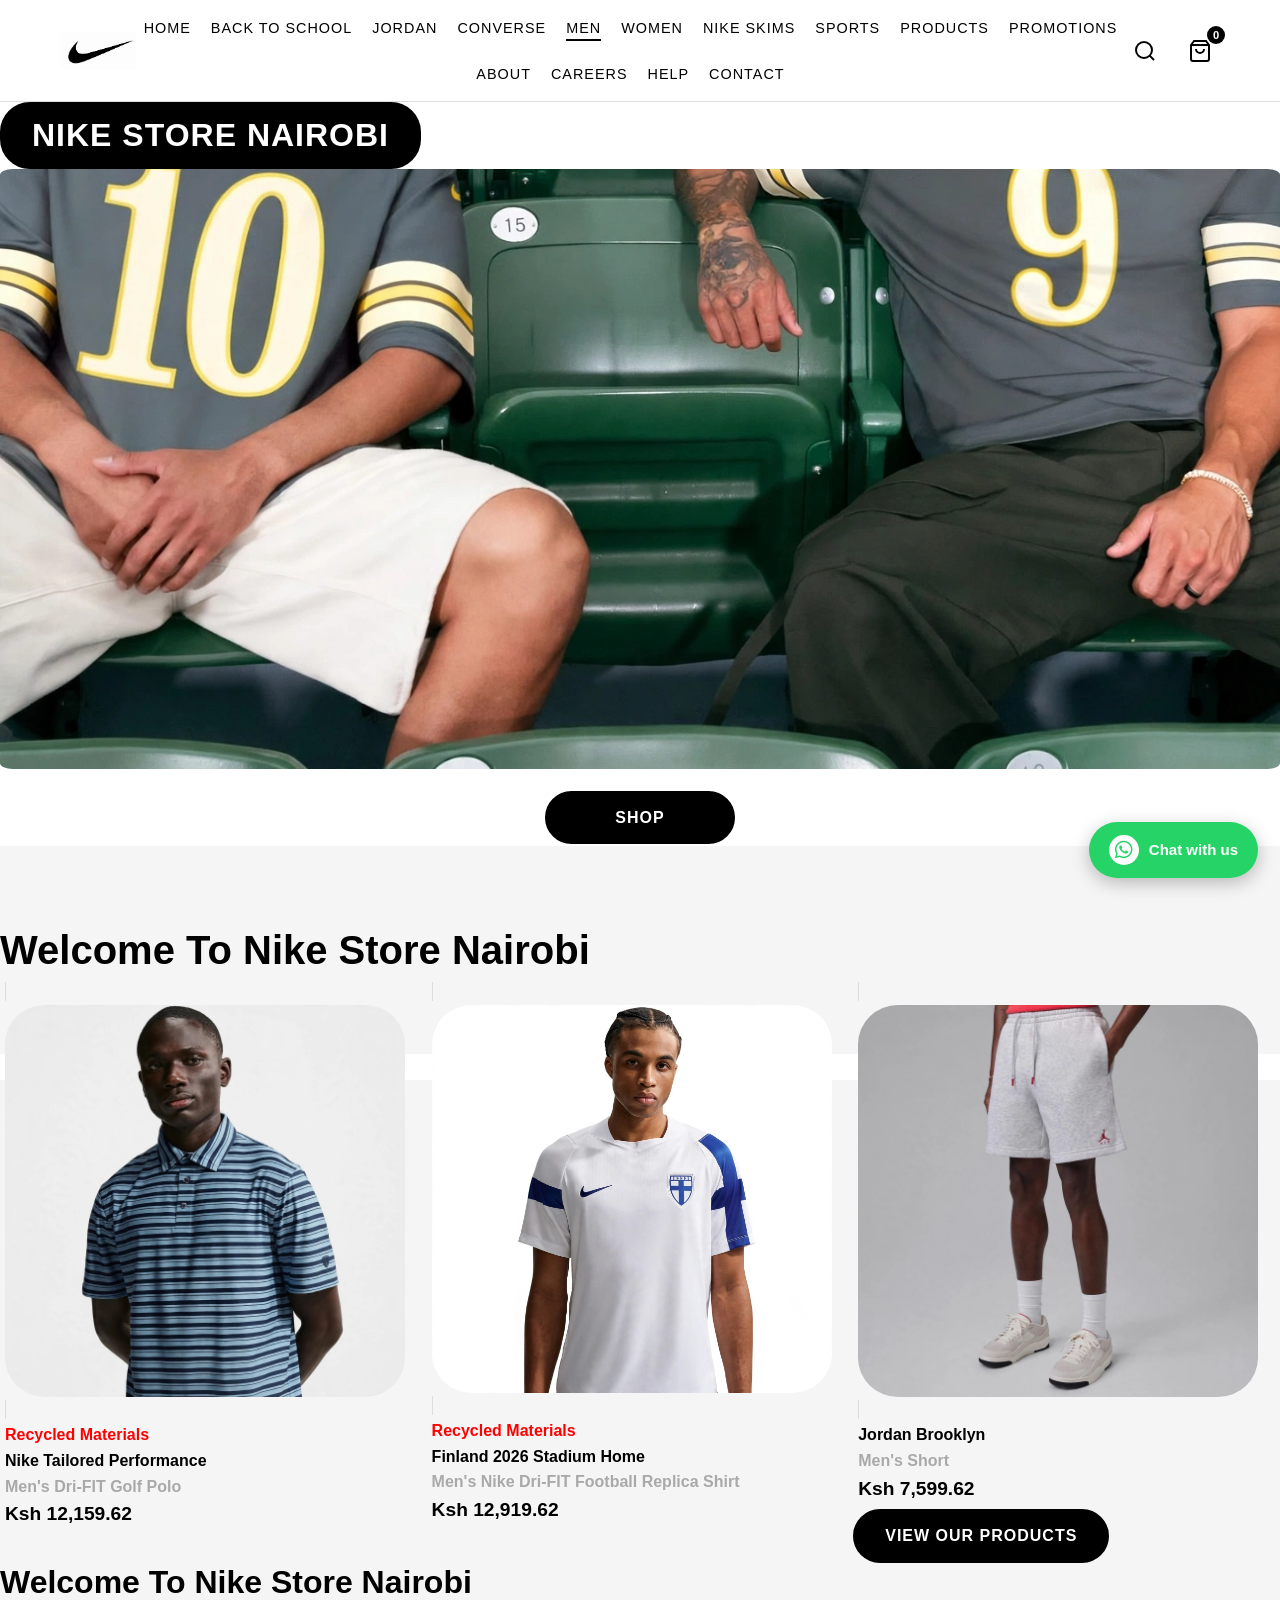
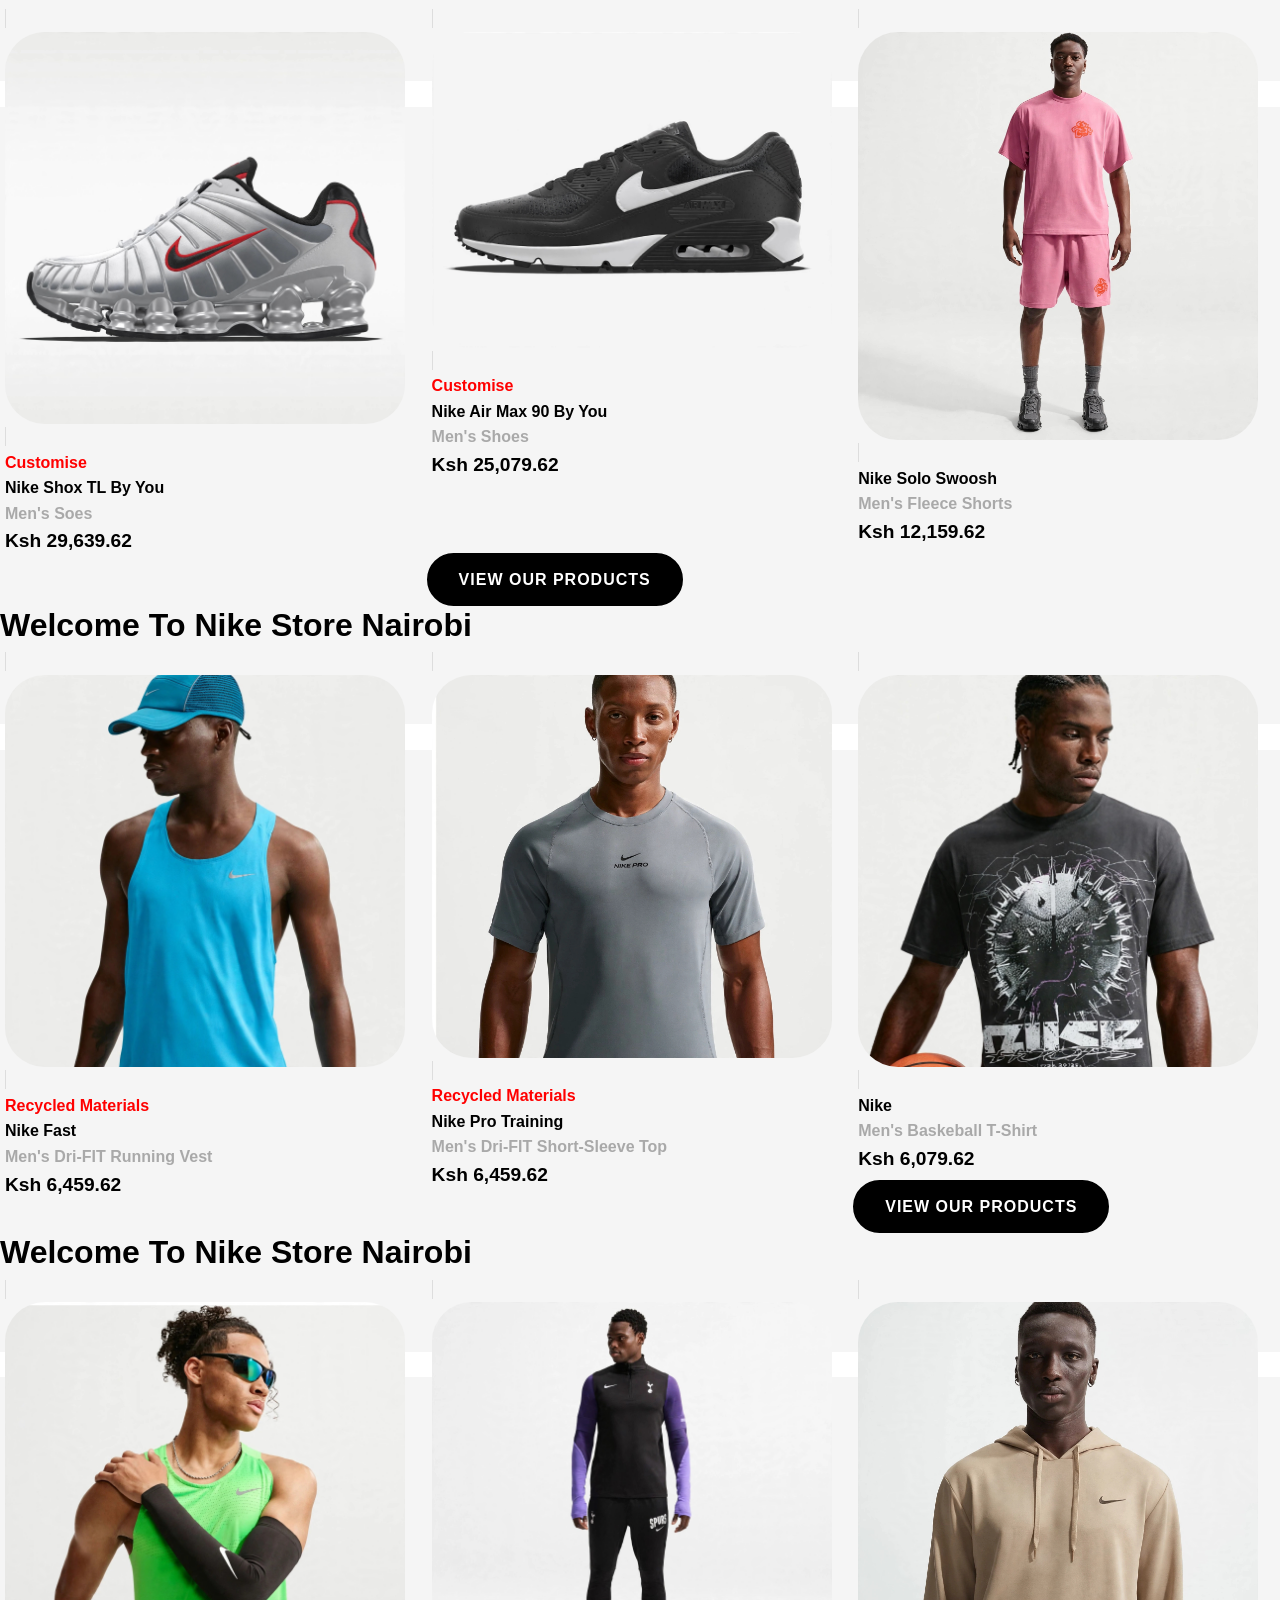
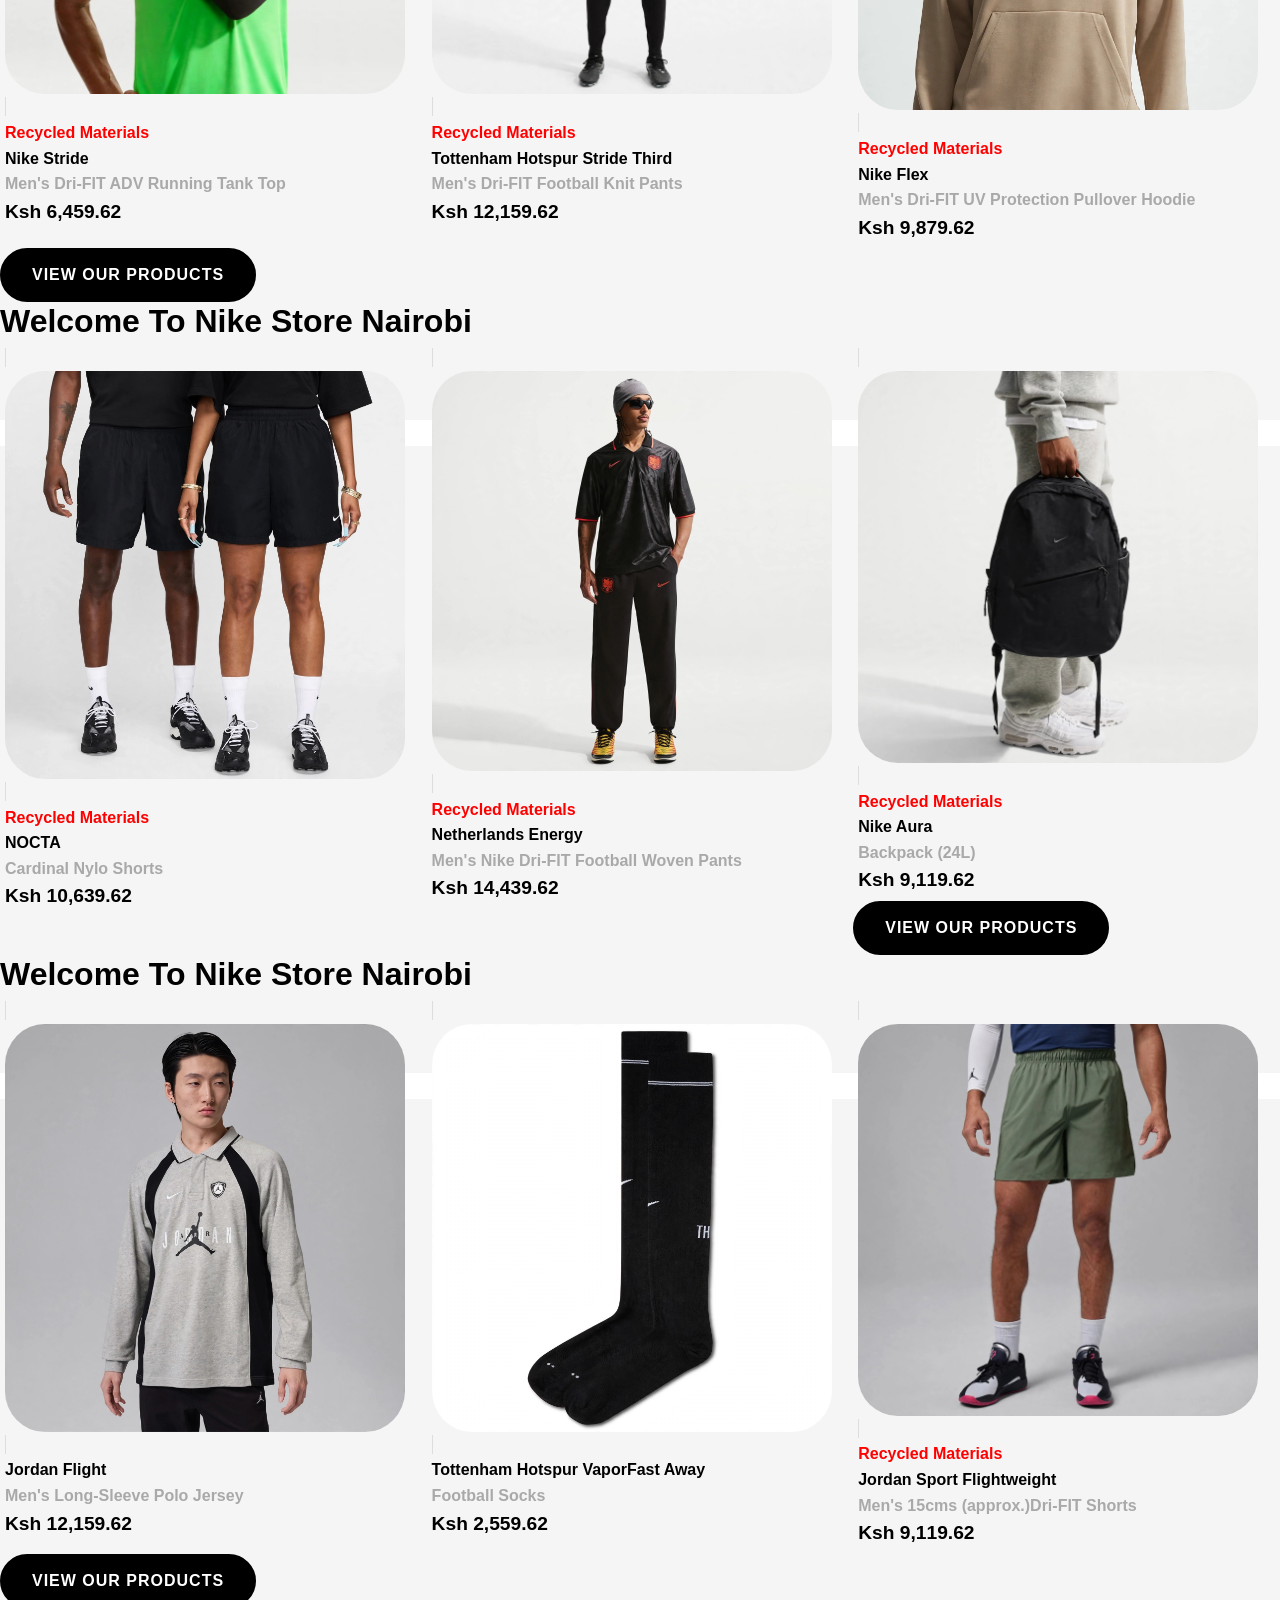
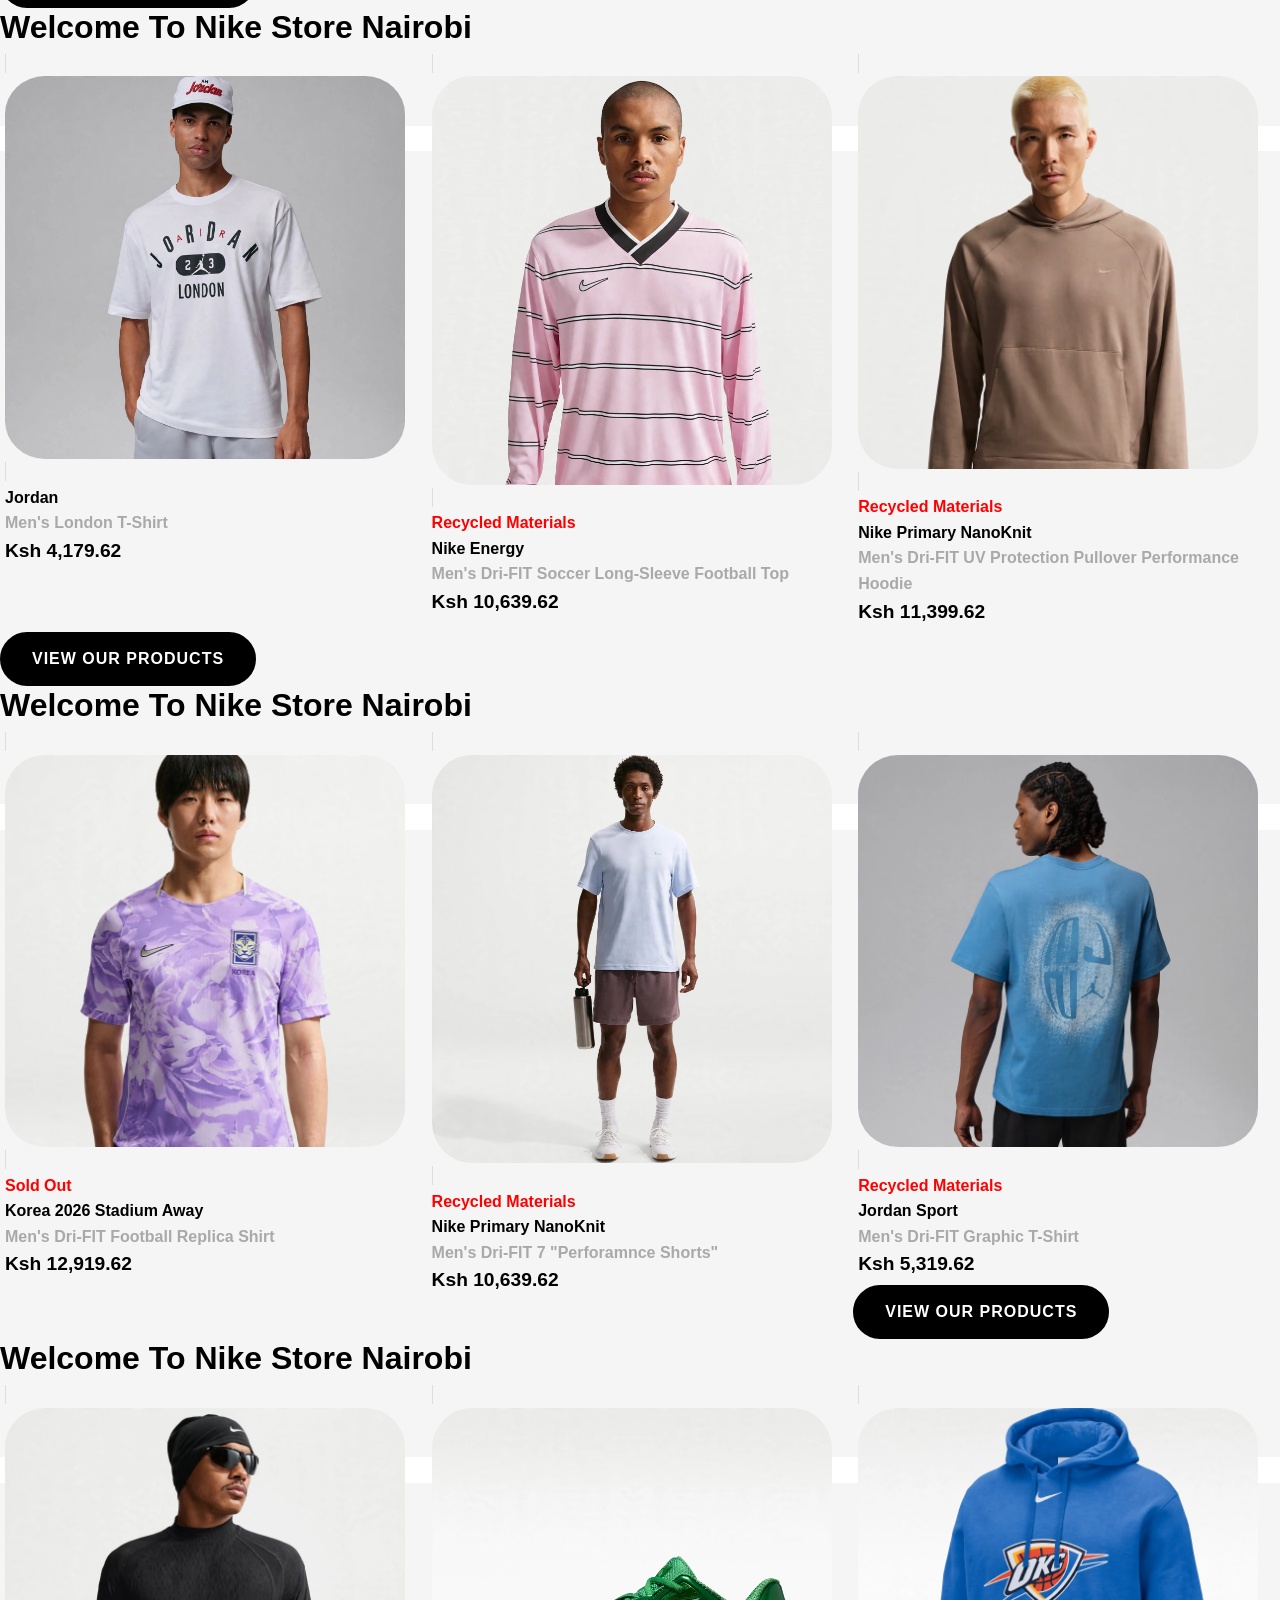
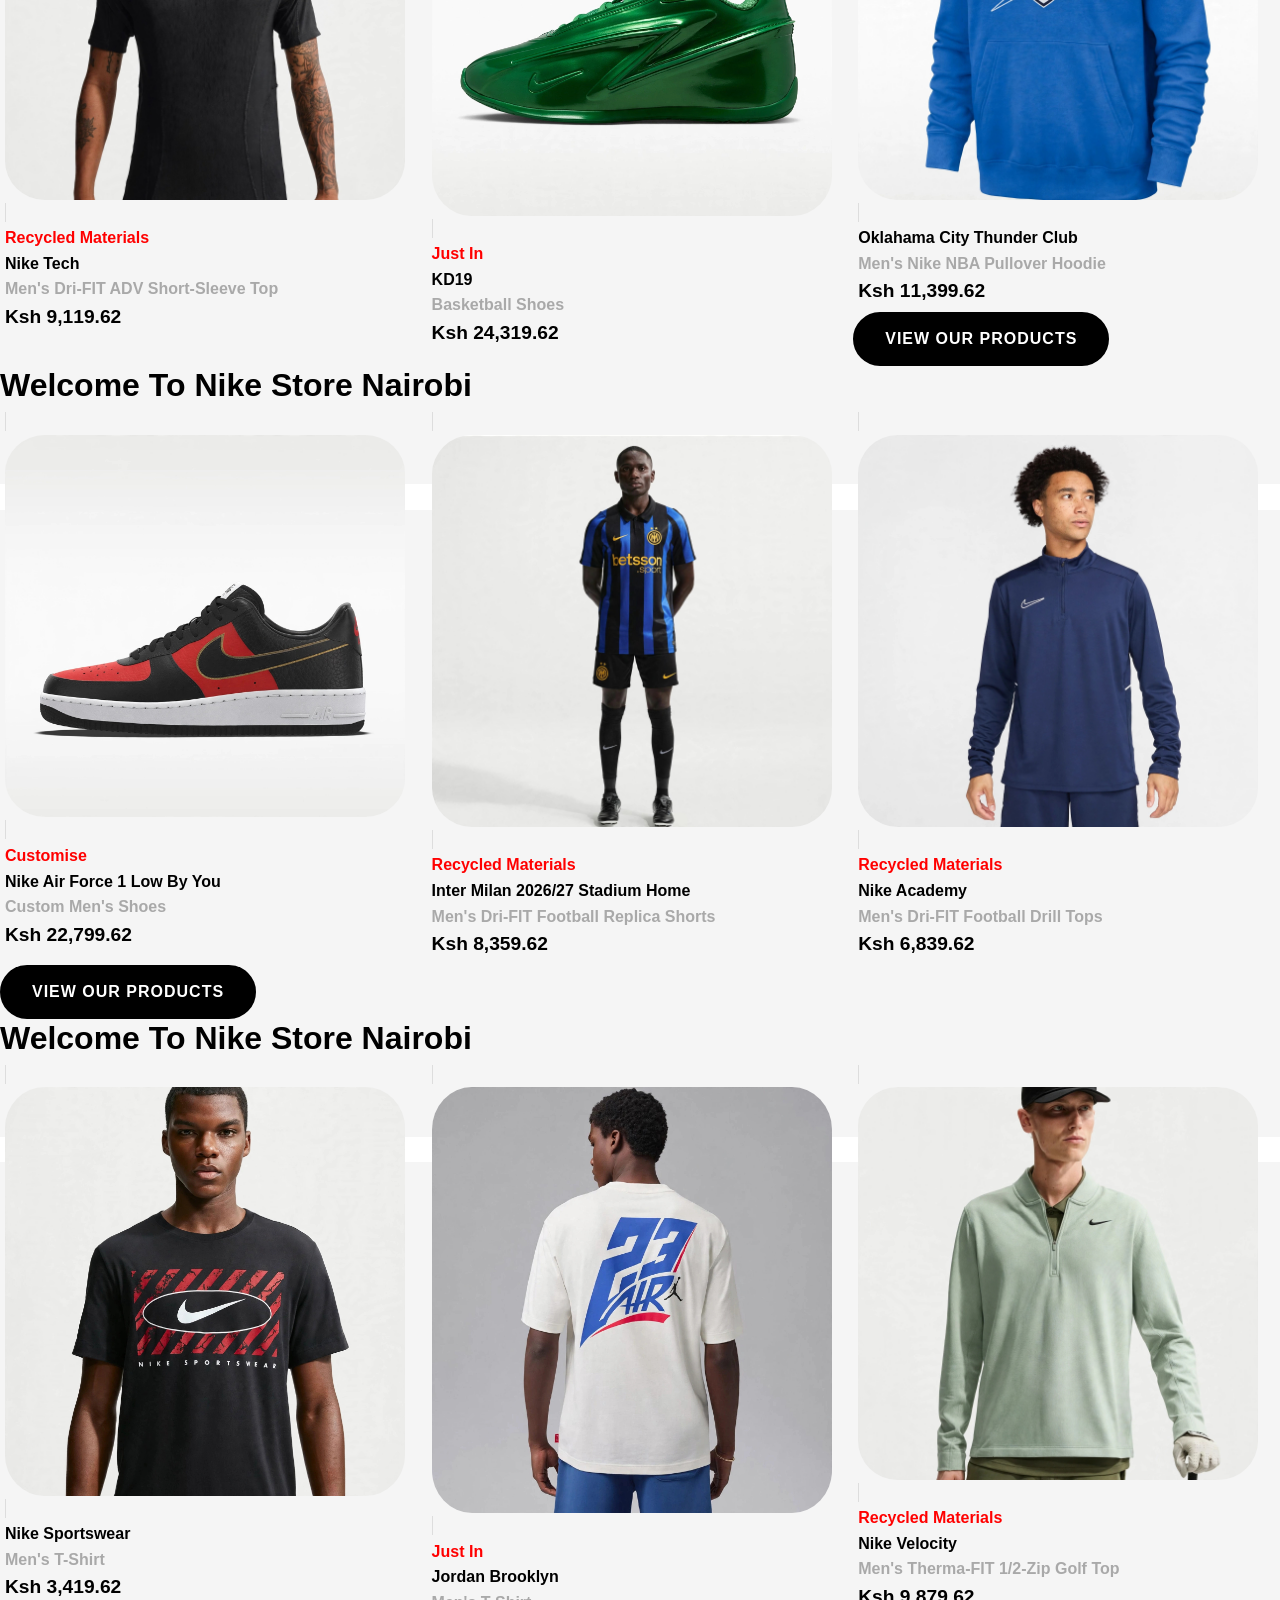
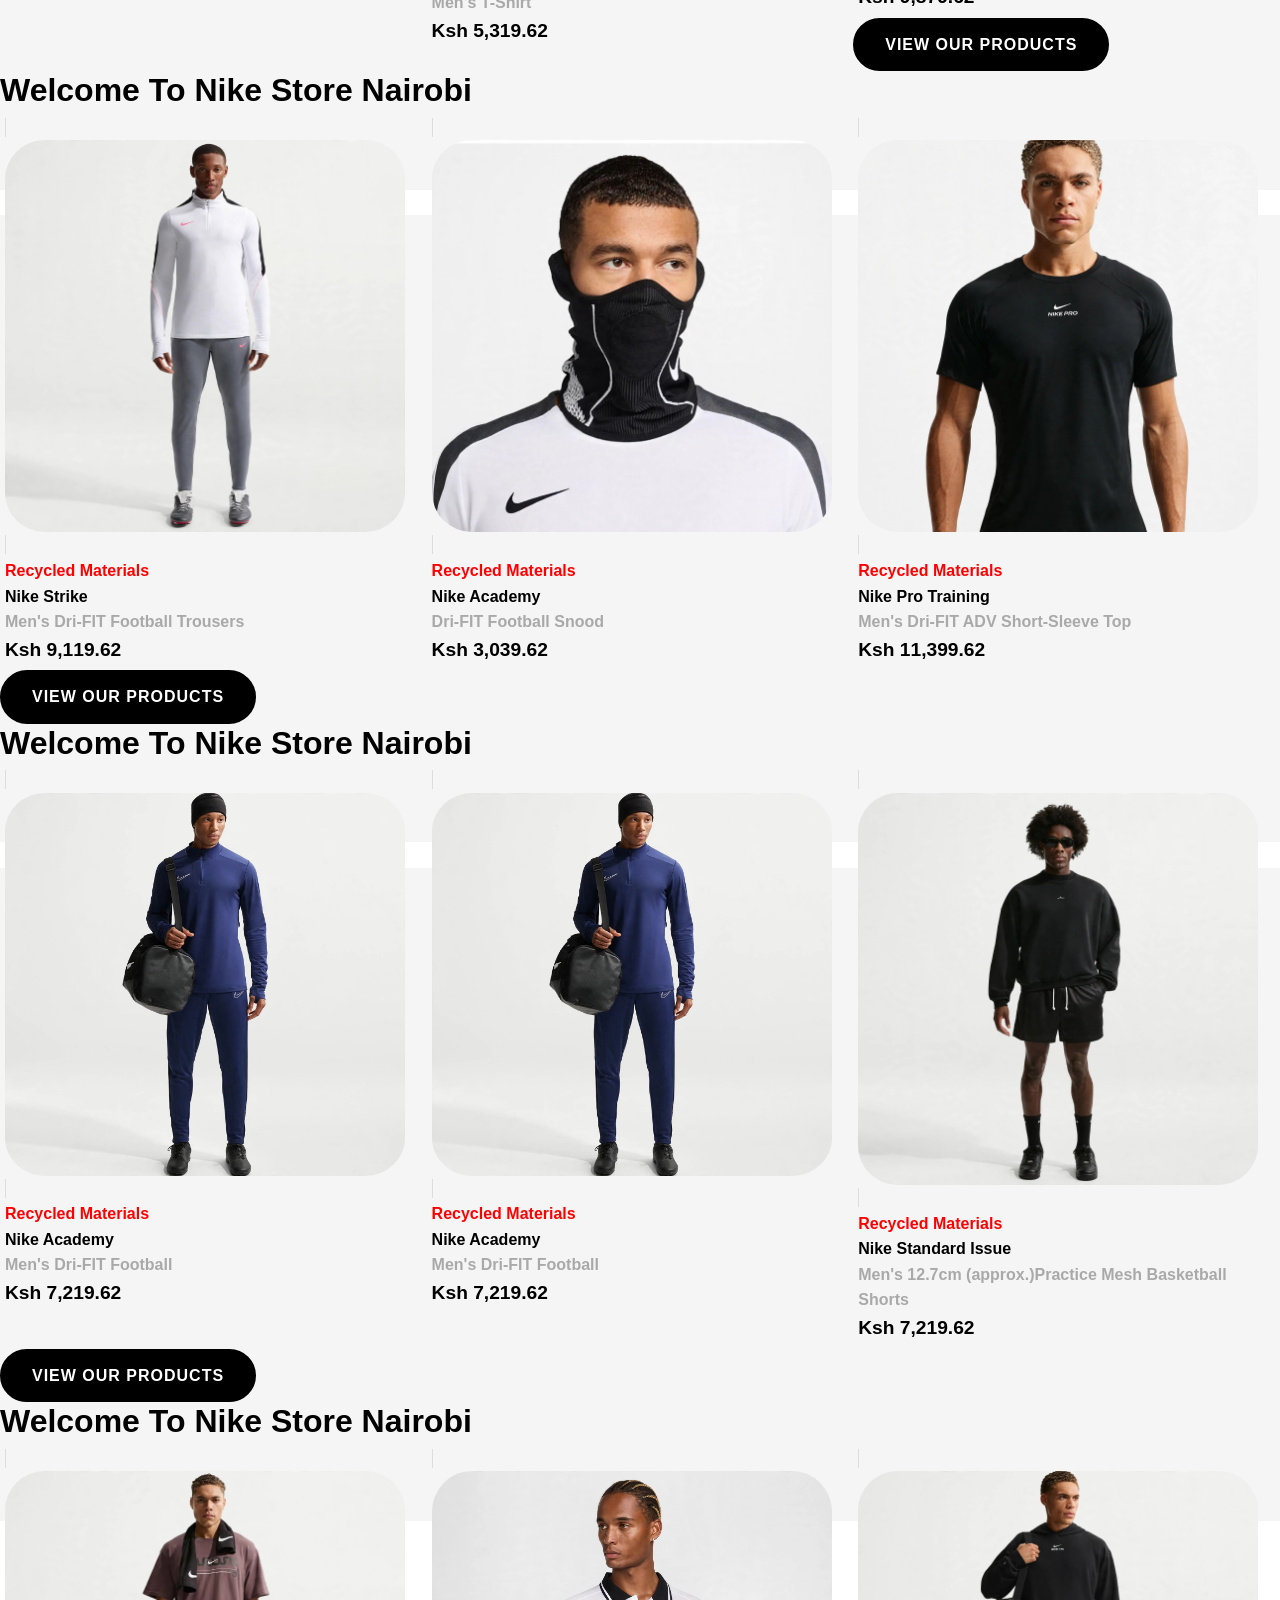
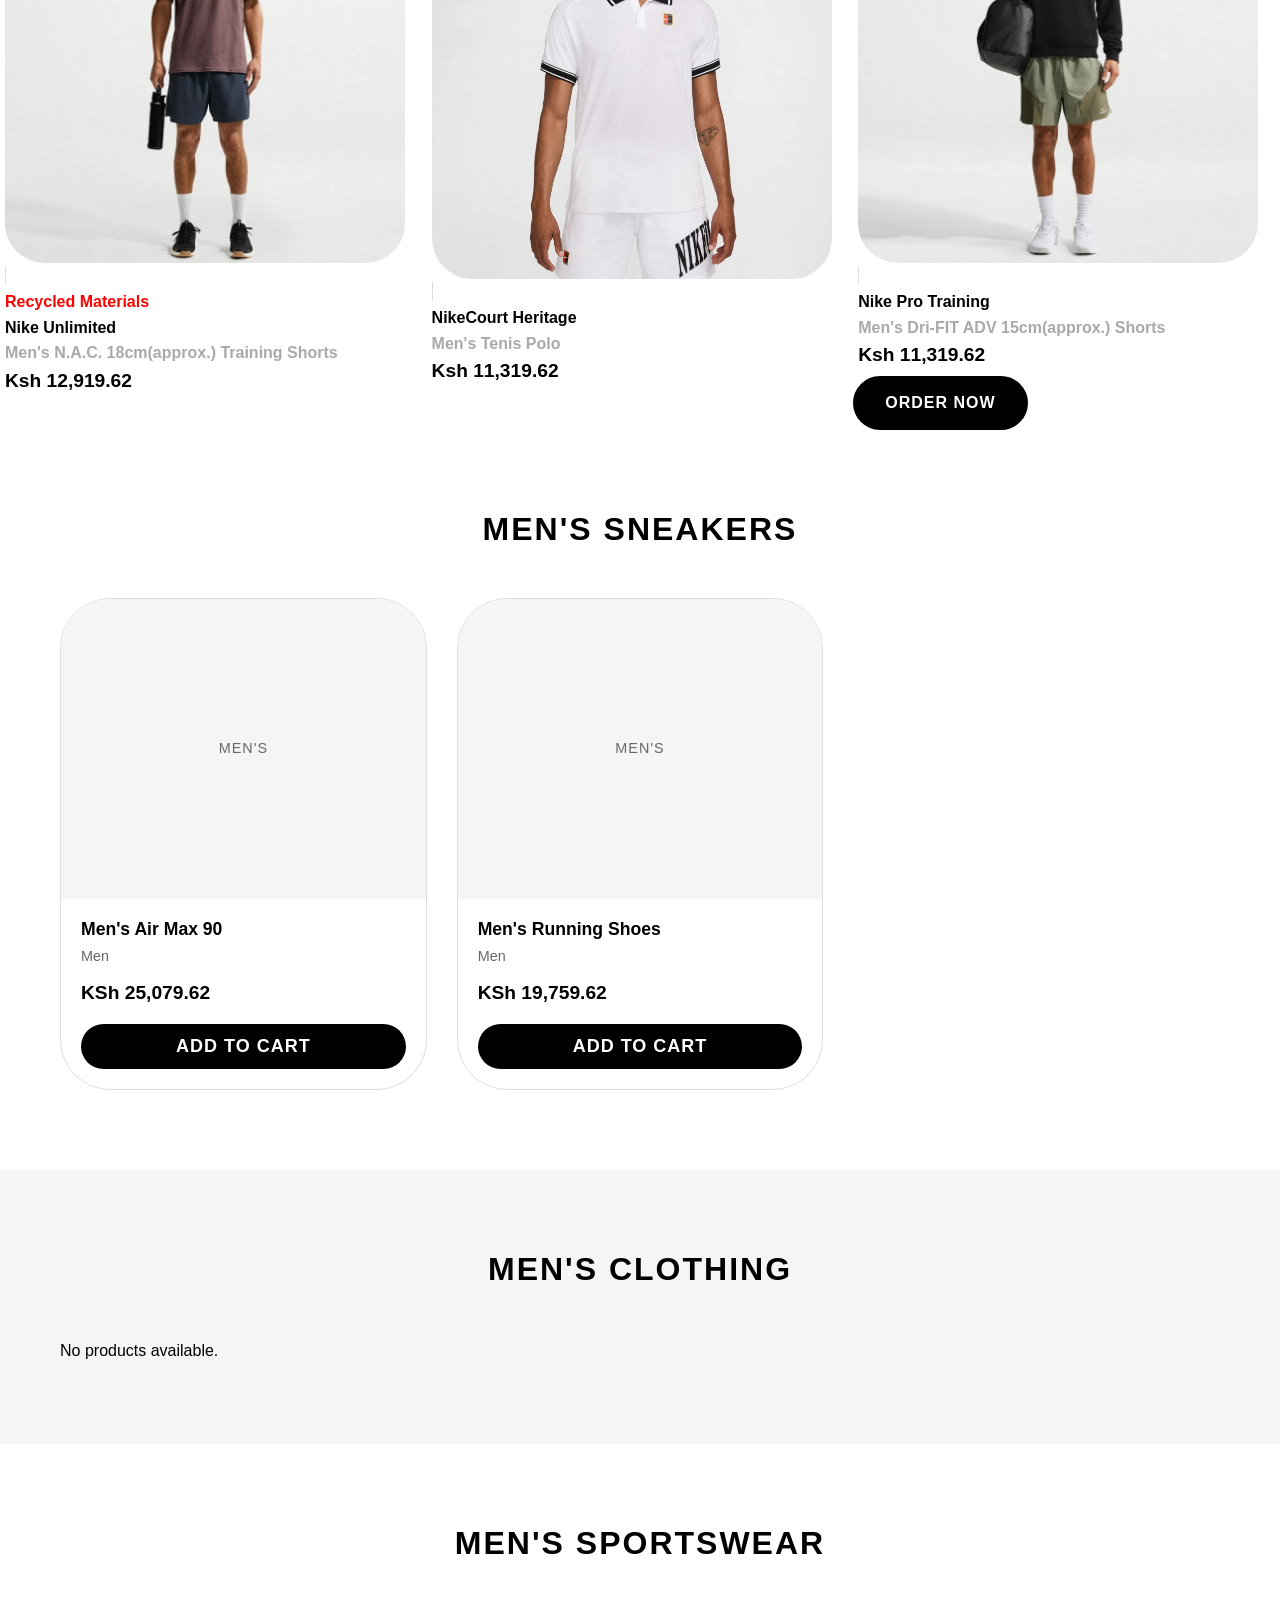
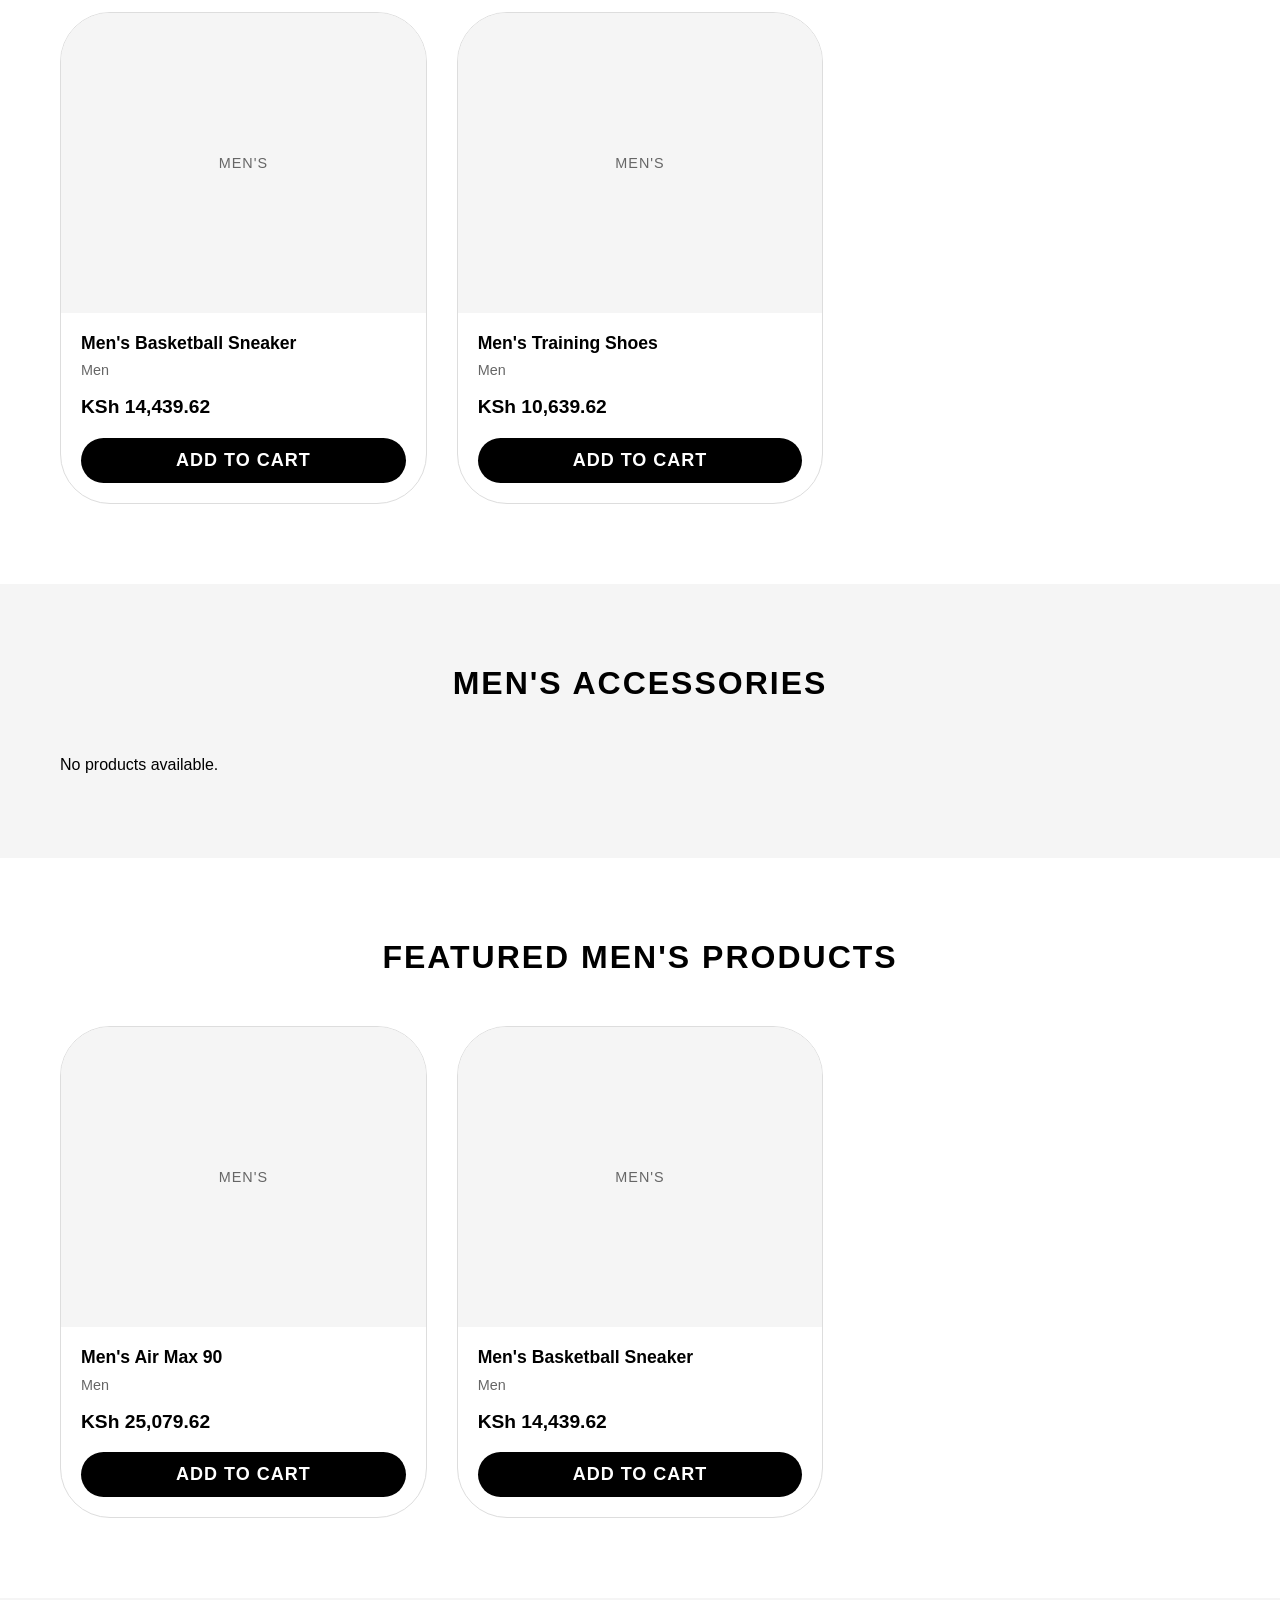
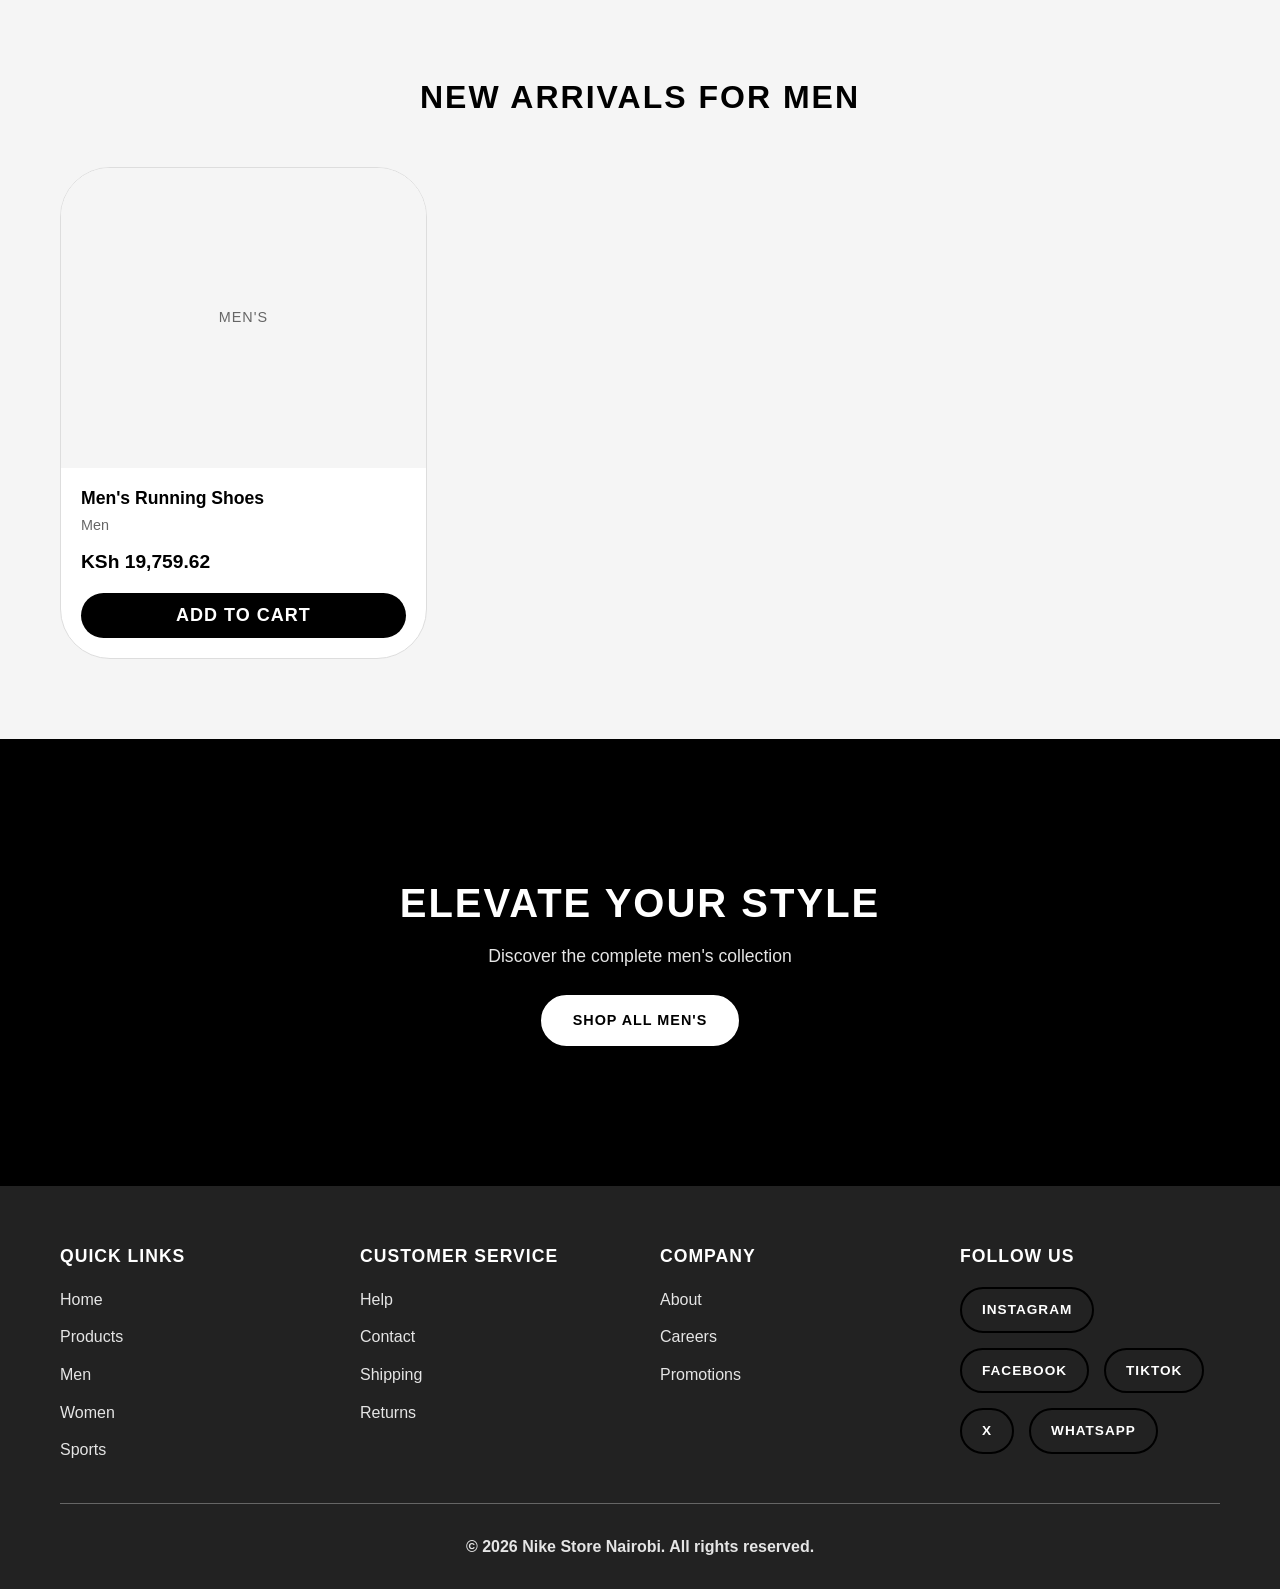
<file: men.html>
<!DOCTYPE html>
<html lang="en">
<head>
    <meta charset="UTF-8">
    <meta name="viewport" content="width=device-width, initial-scale=1.0">
    <meta name="description" content="Men's collection - Sneakers, clothing, sportswear, and accessories.">
    <title>Men | NIKE STORE NAIROBI KENYA.</title>
    <link rel="stylesheet" href="style.css">
<link
    rel="stylesheet"
    href="https://cdnjs.cloudflare.com/ajax/libs/font-awesome/6.5.2/css/all.min.css"
>
</head>
<body>
    <!-- Header -->
    <header class="header">
        <div class="header-container">
            <div class="logo">
                  <a class="logo" href="index.html">
<img src="images/logo.png"  alt="logo" width="100" height="100">
            </a>
            </div>
            
            <nav class="nav-desktop">
                <ul class="nav-list">
                    <li><a href="index.html">Home</a></li>
                    <li><a href="backtoschoool.html">Back to School</a></li>
                    <li><a href="Jordan.html">Jordan</a></li>
                    <li><a href="converse.html">Converse</a></li>
                    <li><a href="men.html" class="active">Men</a></li>
                    <li><a href="women.html">Women</a></li>
                    <li><a href="nikeskims.html">Nike SKIMS</a></li>
                    <li><a href="sports.html">Sports</a></li>
                    <li><a href="products.html">Products</a></li>
                    <li><a href="promotions&discounts.html">Promotions</a></li>
                    <li><a href="about.html">About</a></li>
                    <li><a href="careers.html">Careers</a></li>
                    <li><a href="help.html">Help</a></li>
                    <li><a href="contact.html">Contact</a></li>
                </ul>
            </nav>
            
            <div class="header-actions">
                <button class="search-btn" aria-label="Open search">
                    <svg width="24" height="24" viewBox="0 0 24 24" fill="none" stroke="currentColor" stroke-width="2">
                        <circle cx="11" cy="11" r="8"></circle>
                        <path d="M21 21l-4.35-4.35"></path>
                    </svg>
                </button>
                
                <button class="cart-btn" aria-label="Open cart">
                    <svg width="24" height="24" viewBox="0 0 24 24" fill="none" stroke="currentColor" stroke-width="2">
                        <path d="M6 2L3 6v14a2 2 0 0 0 2 2h14a2 2 0 0 0 2-2V6l-3-4z"></path>
                        <line x1="3" y1="6" x2="21" y2="6"></line>
                        <path d="M16 10a4 4 0 0 1-8 0"></path>
                    </svg>
                    <span class="cart-count">0</span>
                </button>
                
                <button class="hamburger-btn" aria-label="Open navigation menu" aria-expanded="false" aria-controls="mobile-nav">
                    <span class="hamburger-line"></span>
                    <span class="hamburger-line"></span>
                    <span class="hamburger-line"></span>
                </button>
            </div>
        </div>
    </header>
    
    <!-- Search Overlay -->
    <div class="search-overlay" id="search-overlay">
        <div class="search-container">
            <button class="search-close" aria-label="Close search">&times;</button>
            <input type="text" class="search-input" placeholder="Search for products..." aria-label="Search products">
            <div class="search-results" id="search-results"></div>
        </div>
    </div>
    
    <!-- Cart Drawer -->
    <div class="cart-drawer" id="cart-drawer">
        <div class="cart-overlay"></div>
        <div class="cart-content">
            <div class="cart-header">
                <h2>Shopping Cart</h2>
                <button class="cart-close" aria-label="Close cart">&times;</button>
            </div>
            <div class="cart-items" id="cart-items"></div>
            <div class="cart-footer">
                <div class="cart-total">
                    <span>Total:</span>
                     <span class="checkout-total-price">KSh 0.00</span>
                <strong id="checkout-total-price">
                        KSh 0
                    </strong>
                </div>
                <button type="button" class="btn btn-primary btn-block checkout-btn" id="checkout-btn">
    Checkout
</button>  
                <button class="btn btn-secondary btn-block continue-shopping">Continue Shopping</button>
            </div>
        </div>
    </div>
     <!-- Checkout Modal -->
<div class="checkout-modal" id="checkout-modal">
    <div class="checkout-overlay"></div>

    <div class="checkout-content">

        <div class="checkout-header">
            <h2>Checkout</h2>
            <button type="button" class="checkout-close" id="checkout-close">
                &times;
            </button>
        </div>

        <form
            id="checkout-form"
            action="https://formspree.io/f/xkjgnynd"
            method="POST"
        >

            <h3>Customer Information</h3>

            <div class="form-group">
                <label for="customer-name">Full Name</label>
                <input
                    type="text"
                    id="customer-name"
                    name="customer_name"
                    placeholder="Enter your full name"
                    required
                >
            </div>

            <div class="form-group">
                <label for="customer-email">Email Address</label>
                <input
                    type="email"
                    id="customer-email"
                    name="customer_email"
                    placeholder="Enter your email"
                    required
                >
            </div>

            <div class="form-group">
                <label for="customer-phone">Phone Number</label>
                <input
                    type="tel"
                    id="customer-phone"
                    name="customer_phone"
                    placeholder="e.g. 0712345678"
                    required
                >
            </div>

            <div class="form-group">
                <label for="delivery-location">Delivery Location</label>
                <textarea
                    id="delivery-location"
                    name="delivery_location"
                    placeholder="Enter your delivery address/location"
                    rows="3"
                    required
                ></textarea>
            </div>

            <div class="form-group">
                <label for="payment-method">Payment Method</label>

                <select
                    id="payment-method"
                    name="payment_method"
                    required
                >
                    <option value="">Select payment method</option>
                    <option value="M-Pesa">M-Pesa</option>
                    <option value="Cash on Delivery">Cash on Delivery</option>
                    <option value="Bank Transfer">Bank Transfer</option>
                </select>
            </div>

            <!-- Cart order information will be inserted here -->
            <input type="hidden" name="order_items" id="order-items">

            <input type="hidden" name="order_total" id="order-total">

            <div class="checkout-summary">

                <h3>Order Summary</h3>

                <div id="checkout-items"></div>

                <div class="checkout-total">
                    <strong>Total:</strong>
                    <strong id="checkout-total-price">
                        KSh 0
                    </strong>
                </div>

            </div>

            <button
                type="submit"
                class="btn btn-primary btn-block"
            >
                Place Order
            </button>

        </form>

    </div>
</div>
    <!-- Mobile Navigation -->
    <div class="mobile-nav" id="mobile-nav">
        <div class="mobile-nav-content">
            <nav class="mobile-nav-list">
                <a href="index.html" class="mobile-nav-link" style="border-radius: 30px;">Home</a>
                <a href="backtoschoool.html" class="mobile-nav-link" style="border-radius: 30px;">Back to School</a>
                <a href="Jordan.html" class="mobile-nav-link" style="border-radius: 30px;">Jordan</a>
                <a href="converse.html" class="mobile-nav-link" style="border-radius: 30px;">Converse</a>
                <a href="men.html" class="mobile-nav-link active" style="border-radius: 30px;">Men</a>
                <a href="women.html" class="mobile-nav-link" style="border-radius: 30px;">Women</a>
                <a href="nikeskims.html" class="mobile-nav-link" style="border-radius: 30px;">Nike SKIMS</a>
                <a href="sports.html" class="mobile-nav-link" style="border-radius: 30px;">Sports</a>
                <a href="products.html" class="mobile-nav-link" style="border-radius: 30px;">Products</a>
                <a href="promotions&discounts.html" class="mobile-nav-link" style="border-radius: 30px;">Promotions</a>
                <a href="about.html" class="mobile-nav-link" style="border-radius: 30px;">About</a>
                <a href="careers.html" class="mobile-nav-link" style="border-radius: 30px;">Careers</a>
                <a href="help.html" class="mobile-nav-link" style="border-radius: 30px;">Help</a>
                <a href="contact.html" class="mobile-nav-link" style="border-radius: 30px;">Contact</a>
            </nav>
        </div>
    </div>
    
    <!-- Main Content -->
    <main class="main-content">
        <!-- Hero Section -->
         <section class="slider">
  <h2 class="btn btn-primary" style="border-radius: 30px;font-weight: bold;font-size: 2rem;"> NIKE STORE NAIROBI</h2>
            <div class="slides">

        <div class="slide">
            
         <div class="content">
          <img src="images/men.jpg" alt="Shoe 1" style="border-radius:1%;object-fit:cover;">
            <a href="products.html" class="btn btn-primary" style="border-radius: 30px;font-weight: bold;font-size: 1rem;">Shop</a>
        </div>
        </div>

        <div class="slide">
           <div class="content">
            <img src="images/men2.jpg" alt="Shoe 2" style="border-radius:1%;object-fit:cover;">
       <a href="products.html" class="btn btn-primary" style="border-radius: 30px;font-weight: bold;font-size: 1rem;">Shop</a>
        </div>
        </div>
<div class="slide">
            
         <div class="content">
          <img src="images/men.jpg" alt="Shoe 1" style="border-radius:1%;object-fit:cover;">
            <a href="products.html" class="btn btn-primary" style="border-radius: 30px;font-weight: bold;font-size: 1rem;">Shop</a>
        </div>
        </div>

        <div class="slide">
           <div class="content">
            <img src="images/men2.jpg" alt="Shoe 2" style="border-radius:1%;object-fit:cover;">
       <a href="products.html" class="btn btn-primary" style="border-radius: 30px;font-weight: bold;font-size: 1rem;">Shop</a>
        </div>
        </div>
        

    </div>
</section>
         <section class="section section-gray">
<h1>Welcome To Nike Store Nairobi</h1>
            <div class="row"></div>
             <div class="column" style="border-radius: 30px;">
                       <a href="products.html" class="category-card">
               
                        <img src="images/men1.jpg"  alt="m"  style="border-radius:10%;object-fit:cover;" width="400"  height="300">   
                  </a>
                        <div  style="color:red;font-weight: bold;">Recycled Materials</div>
                        <div  style="color:black;font-weight: bold;">Nike Tailored Performance</div>
                 <div  style="color:darkgrey;font-weight: bold;" >Men's Dri-FIT Golf Polo</div>
                    <span style="font-weight:bold;font-size:1.2rem;">Ksh 12,159.62</span>
            
                </div>
        
                <div class="column" style="border-radius: 30px;">
                       <a href="products.html" class="category-card">
                
                        <img src="images/men3.jpg"  alt="m"   style="border-radius:10%;object-fit:cover;" width="400"  height="300">   
                 </a>
                        <div  style="color:red;font-weight: bold;">Recycled Materials</div>
                        <div  style="color:black;font-weight: bold;">Finland 2026 Stadium Home</div>
                 <div  style="color:darkgrey;font-weight: bold;" >Men's Nike Dri-FIT Football Replica Shirt</div>
                   <span style="font-weight:bold;font-size:1.2rem;">Ksh 12,919.62</span>
                
                </div>
        
         <div class="column" style="border-radius: 30px;">
                       <a href="products.html" class="category-card">
                
                        <img src="images/men4.jpg"  alt="m"   style="border-radius:10%;object-fit:cover;" width="400"  height="300">   
                  </a>
                        <div  style="color:black;font-weight: bold;">Jordan Brooklyn</div>
                 <div  style="color:darkgrey;font-weight: bold;" >Men's  Short</div>
                   <span style="font-weight:bold;font-size:1.2rem;">Ksh 7,599.62</span> 
                
                </div>
           
            </section>
       <br>
            <section class="section section-gray">
<a href="products.html" class="btn btn-primary" style="border-radius: 30px;font-weight: bold;font-size: 1rem;">View Our Products</a>
                <h2>Welcome To Nike Store Nairobi</h2>
                <div class="row"></div>
             <div class="column" style="border-radius: 30px;">
                       <a href="products.html" class="category-card">
               
                        <img src="images/men5.jpg"   alt="m"  style="border-radius:10%;object-fit:cover;" width="400"  height="300">   
                </a>
                        <div  style="color:red;font-weight: bold;">Customise</div>
                        <div  style="color:black;font-weight: bold;">Nike Shox TL By You</div>
                 <div  style="color:darkgrey;font-weight: bold;" >Men's Soes</div>
                   <span style="font-weight:bold;font-size:1.2rem;">Ksh 29,639.62</span>
                
                </div>
        
                <div class="column" style="border-radius: 30px;">
                       <a href="products.html" class="category-card">
                
                        <img src="images/men6.jpg"  alt="m"   style="border-radius:10%;object-fit:cover;" width="400"  height="300">   
               </a>
                        <div  style="color:red;font-weight: bold;">Customise</div>
                        <div  style="color:black;font-weight: bold;">Nike Air Max 90 By You</div>
                 <div  style="color:darkgrey;font-weight: bold;" >Men's Shoes</div>
                   <span style="font-weight:bold;font-size:1.2rem;">Ksh 25,079.62</span>
                
                </div>
        
         <div class="column" style="border-radius: 30px;">
                       <a href="products.html" class="category-card">
                
                        <img src="images/men7.jpg"  alt="m"   style="border-radius:10%;object-fit:cover;" width="400"  height="300">   
                </a>
                        <div  style="color:black;font-weight: bold;">Nike Solo Swoosh</div>
                 <div  style="color:darkgrey;font-weight: bold;" >Men's Fleece Shorts</div>
                  <span style="font-weight:bold;font-size:1.2rem;">Ksh 12,159.62</span>
                
                </div>
            </section>
       <br>
            <section class="section section-gray">
<a href="products.html" class="btn btn-primary" style="border-radius: 30px;font-weight: bold;font-size: 1rem;">View Our Products</a>
                <h2>Welcome To Nike Store Nairobi</h2>
                <div class="row"></div>
             <div class="column" style="border-radius: 30px;">
                       <a href="products.html" class="category-card">
                
                        <img src="images/men8.jpg"  alt="m"  style="border-radius:10%;object-fit:cover;" width="400"  height="300">   
                 </a>
                        <div  style="color:red;font-weight: bold;">Recycled Materials</div>
                        <div  style="color:black;font-weight: bold;">Nike Fast</div>
                 <div  style="color:darkgrey;font-weight: bold;" >Men's Dri-FIT Running Vest</div>
                   <span style="font-weight:bold;font-size:1.2rem;">Ksh 6,459.62</span>
                
                </div>
        
                <div class="column" style="border-radius: 30px;">
                       <a href="products.html" class="category-card">
                
                        <img src="images/men9.jpg"  alt="m"  style="border-radius:10%;object-fit:cover;" width="400"  height="300">   
                 </a>
                        <div  style="color:red;font-weight: bold;">Recycled Materials</div>
                        <div  style="color:black;font-weight: bold;">Nike Pro Training</div>
                 <div  style="color:darkgrey;font-weight: bold;" >Men's Dri-FIT Short-Sleeve Top</div>
                    <span style="font-weight:bold;font-size:1.2rem;">Ksh 6,459.62</span>
    
                </div>
        
         <div class="column" style="border-radius: 30px;">
                       <a href="products.html" class="category-card">
                
                        <img src="images/men10.jpg"  alt="m"  style="border-radius:10%;object-fit:cover;" width="400"  height="300">   
                 </a>
                        <div  style="color:black;font-weight: bold;">Nike </div>
                 <div  style="color:darkgrey;font-weight: bold;" >Men's Baskeball T-Shirt</div>
                    <span style="font-weight:bold;font-size:1.2rem;">Ksh 6,079.62</span>
            
                </div>
            </section>
        <br>
            <section class="section section-gray">
<a href="products.html" class="btn btn-primary" style="border-radius: 30px;font-weight: bold;font-size: 1rem;">View Our Products</a>
                <h2>Welcome To Nike Store Nairobi</h2>
                <div class="row"></div>
             <div class="column" style="border-radius: 30px;">
                       <a href="products.html" class="category-card">
                
                        <img src="images/men11.jpg"  alt="m"  style="border-radius:10%;object-fit:cover;" width="400"  height="300">   
                   </a>
                        <div  style="color:red;font-weight: bold;">Recycled Materials</div>
                        <div  style="color:black;font-weight: bold;">Nike Stride</div>
                 <div  style="color:darkgrey;font-weight: bold;" >Men's Dri-FIT ADV Running Tank Top</div>
                    <span style="font-weight:bold;font-size:1.2rem;">Ksh 6,459.62</span>
                
                </div>
        
                <div class="column" style="border-radius: 30px;">
                       <a href="products.html" class="category-card">
               
                        <img src="images/men12.jpg"  alt="m"   style="border-radius:10%;object-fit:cover;" width="400"  height="300">   
                 </a>
                        <div  style="color:red;font-weight: bold;">Recycled Materials</div>
                        <div  style="color:black;font-weight: bold;">Tottenham Hotspur Stride Third</div>
                 <div  style="color:darkgrey;font-weight: bold;" >Men's Dri-FIT Football Knit Pants</div>
                    <span style="font-weight:bold;font-size:1.2rem;">Ksh 12,159.62</span>
                
                </div>
        
         <div class="column" style="border-radius: 30px;">
                       <a href="products.html" class="category-card">
                
                        <img src="images/men13.jpg"  alt="m"  style="border-radius:10%;object-fit:cover;" width="400"  height="300">   
                </a>
                        <div  style="color:red;font-weight: bold;">Recycled Materials</div>
                        <div  style="color:black;font-weight: bold;">Nike Flex</div>
                 <div  style="color:darkgrey;font-weight: bold;" >Men's Dri-FIT UV Protection Pullover Hoodie</div>
                     <span style="font-weight:bold;font-size:1.2rem;">Ksh 9,879.62</span>
                
                </div>
            </section>
     <br>
            <section class="section section-gray">
<a href="products.html" class="btn btn-primary" style="border-radius: 30px;font-weight: bold;font-size: 1rem;">View Our Products</a>
                <h2>Welcome To Nike Store Nairobi</h2>
                <div class="row"></div>
             <div class="column" style="border-radius: 30px;">
                       <a href="products.html" class="category-card">
                
                        <img src="images/men14.jpg"  alt="m"  style="border-radius:10%;object-fit:cover;" width="400"  height="300">   
                 </a>
                        <div  style="color:red;font-weight: bold;">Recycled Materials</div>
                        <div  style="color:black;font-weight: bold;">NOCTA</div>
                 <div  style="color:darkgrey;font-weight: bold;" >Cardinal Nylo Shorts</div>
                   <span style="font-weight:bold;font-size:1.2rem;">Ksh 10,639.62</span>
                
                </div>
        
                <div class="column" style="border-radius: 30px;">
                       <a href="products.html" class="category-card">
               
                        <img src="images/men15.jpg" alt="m" style="border-radius:10%;object-fit:cover;" width="400"  height="300">   
                 </a>
                        <div  style="color:red;font-weight: bold;">Recycled Materials</div>
                        <div  style="color:black;font-weight: bold;">Netherlands Energy</div>
                 <div  style="color:darkgrey;font-weight: bold;" >Men's Nike Dri-FIT Football Woven Pants</div>
                     <span style="font-weight:bold;font-size:1.2rem;">Ksh 14,439.62</span>
                
                </div>
        
         <div class="column" style="border-radius: 30px;">
                       <a href="products.html" class="category-card">
                
                        <img src="images/men16.jpg" alt="m" style="border-radius:10%;object-fit:cover;" width="400"  height="300">   
                  </a>
                        <div  style="color:red;font-weight: bold;">Recycled Materials</div>
                        <div  style="color:black;font-weight: bold;">Nike Aura </div>
                 <div  style="color:darkgrey;font-weight: bold;" >Backpack (24L)</div>
                    <span style="font-weight:bold;font-size:1.2rem;">Ksh 9,119.62</span>
                
                </div>
            </section>
      <br>
            <section class="section section-gray">
<a href="products.html" class="btn btn-primary" style="border-radius: 30px;font-weight: bold;font-size: 1rem;">View Our Products</a>
                <h2>Welcome To Nike Store Nairobi</h2>
                <div class="row"></div>
             <div class="column" style="border-radius: 30px;">
                 <a href="products.html" class="category-card">
                        <img src="images/men17.jpg"  alt="m"  style="border-radius:10%;object-fit:cover;" width="400"  height="300">   
                 </a>
                        <div  style="color:black;font-weight: bold;">Jordan Flight </div>
                 <div  style="color:darkgrey;font-weight: bold;" >Men's Long-Sleeve Polo Jersey</div>
                  <span style="font-weight:bold;font-size:1.2rem;">Ksh 12,159.62</span>  
                
                </div>
        
                <div class="column" style="border-radius: 30px;">
                       <a href="products.html" class="category-card">
               
                        <img src="images/men18.jpg"  alt="m" style="border-radius:10%;object-fit:cover;" width="400"  height="300">   
                 </a>
                        <div  style="color:black;font-weight: bold;">Tottenham Hotspur VaporFast Away </div>
                 <div  style="color:darkgrey;font-weight: bold;" >Football Socks</div>
                 <span style="font-weight:bold;font-size:1.2rem;">Ksh 2,559.62</span>
                
                </div>
        
         <div class="column" style="border-radius: 30px;">
                       <a href="products.html" class="category-card">
                
                        <img src="images/men19.jpg"  alt="m"  style="border-radius:10%;object-fit:cover;" width="400"  height="300">   
                 </a>
                        <div  style="color:red;font-weight: bold;">Recycled Materials</div>
                        <div  style="color:black;font-weight: bold;">Jordan Sport Flightweight</div>
                 <div  style="color:darkgrey;font-weight: bold;" >Men's 15cms (approx.)Dri-FIT Shorts</div>
                     <span style="font-weight:bold;font-size:1.2rem;">Ksh 9,119.62</span>
                
                </div>
            </section>
     <br>
            <section class="section section-gray">
<a href="products.html" class="btn btn-primary" style="border-radius: 30px;font-weight: bold;font-size: 1rem;">View Our Products</a>
                <h2>Welcome To Nike Store Nairobi</h2>
                <div class="row"></div>
             <div class="column" style="border-radius: 30px;">
                       <a href="products.html" class="category-card">
                
                        <img src="images/men20.jpg"  alt="m"  style="border-radius:10%;object-fit:cover;" width="400"  height="300">   
                 </a>
                        <div  style="color:black;font-weight: bold;">Jordan </div>
                 <div  style="color:darkgrey;font-weight: bold;" >Men's London T-Shirt</div>
                   <span style="font-weight:bold;font-size:1.2rem;">Ksh 4,179.62</span>
                
                </div>
        
                <div class="column" style="border-radius: 30px;">
                       <a href="products.html" class="category-card">
                
                        <img src="images/men21.jpg"  alt="m"   style="border-radius:10%;object-fit:cover;" width="400"  height="300">   
                 </a>
                        <div  style="color:red;font-weight: bold;">Recycled Materials</div>
                        <div  style="color:black;font-weight: bold;">Nike Energy</div>
                 <div  style="color:darkgrey;font-weight: bold;" >Men's Dri-FIT Soccer Long-Sleeve Football Top</div>
                   <span style="font-weight:bold;font-size:1.2rem;">Ksh 10,639.62</span>
                
                </div>
        
         <div class="column" style="border-radius: 30px;">
                       <a href="products.html" class="category-card">
               
                        <img src="images/men22.jpg"  alt="m"   style="border-radius:10%;object-fit:cover;" width="400"  height="300">   
                 </a>
                        <div  style="color:red;font-weight: bold;">Recycled Materials</div>
                        <div  style="color:black;font-weight: bold;">Nike Primary NanoKnit</div>
                 <div  style="color:darkgrey;font-weight: bold;" >Men's Dri-FIT UV Protection Pullover Performance Hoodie</div>
                    <span style="font-weight:bold;font-size:1.2rem;">Ksh 11,399.62</span>
                
                </div>
            </section>
      <br>
            <section class="section section-gray">
<a href="products.html" class="btn btn-primary" style="border-radius: 30px;font-weight: bold;font-size: 1rem;">View Our Products</a>
                <h2>Welcome To Nike Store Nairobi</h2>
                <div class="row"></div>
             <div class="column" style="border-radius: 30px;">
                       <a href="products.html" class="category-card">
               
                        <img src="images/men23.jpg"  alt="m"    style="border-radius:10%;object-fit:cover;" width="400"  height="300">   
                 </a>
                        <div  style="color:red;font-weight: bold;">Sold Out</div>
                        <div  style="color:black;font-weight: bold;">Korea 2026 Stadium Away</div>
                 <div  style="color:darkgrey;font-weight: bold;" >Men's Dri-FIT Football Replica Shirt</div>
                    <span style="font-weight:bold;font-size:1.2rem;">Ksh 12,919.62</span>
                
                </div>
        
                <div class="column" style="border-radius: 30px;">
                       <a href="products.html" class="category-card">
                
                        <img src="images/men24.jpg"  alt="m"   style="border-radius:10%;object-fit:cover;" width="400"  height="300">   
                  </a>
                        <div  style="color:red;font-weight: bold;">Recycled Materials</div>
                        <div  style="color:black;font-weight: bold;">Nike Primary NanoKnit</div>
                 <div  style="color:darkgrey;font-weight: bold;" >Men's Dri-FIT 7 "Perforamnce Shorts"</div>
                    <span style="font-weight:bold;font-size:1.2rem;">Ksh 10,639.62</span>
            
                </div>
        
         <div class="column" style="border-radius: 30px;">
                       <a href="products.html" class="category-card">
                
                        <img src="images/men25.jpg"   alt="m"  style="border-radius:10%;object-fit:cover;" width="400"  height="300">   
               </a>
                        <div  style="color:red;font-weight: bold;">Recycled Materials</div>
                        <div  style="color:black;font-weight: bold;">Jordan Sport</div>
                 <div  style="color:darkgrey;font-weight: bold;" >Men's Dri-FIT Graphic T-Shirt</div>
                    <span style="font-weight:bold;font-size:1.2rem;">Ksh 5,319.62</span>
                
                </div>
            </section>
        <br>
            <section class="section section-gray">
<a href="products.html" class="btn btn-primary" style="border-radius: 30px;font-weight: bold;font-size: 1rem;">View Our Products</a>
                <h2>Welcome To Nike Store Nairobi</h2>
                <div class="row"></div>
             <div class="column" style="border-radius: 30px;">
                       <a href="products.html" class="category-card">
               
                        <img src="images/men26.jpg"  alt="m"  style="border-radius:10%;object-fit:cover;" width="400"  height="300">   
                     </a>
                        <div  style="color:red;font-weight: bold;">Recycled Materials</div>
                        <div  style="color:black;font-weight: bold;">Nike Tech</div>
                 <div  style="color:darkgrey;font-weight: bold;" >Men's Dri-FIT ADV Short-Sleeve Top</div>
                     <span style="font-weight:bold;font-size:1.2rem;">Ksh 9,119.62</span>
                
                </div>
        
                <div class="column" style="border-radius: 30px;">
                       <a href="products.html" class="category-card">
               
                        <img src="images/men27.jpg"  alt="m"  style="border-radius:10%;object-fit:cover;" width="400"  height="300">   
                 </a>
                        <div  style="color:red;font-weight: bold;">Just In</div>
                        <div  style="color:black;font-weight: bold;">KD19</div>
                 <div  style="color:darkgrey;font-weight: bold;" >Basketball Shoes</div>
                     <span style="font-weight:bold;font-size:1.2rem;">Ksh 24,319.62</span>
                
                </div>
        
         <div class="column" style="border-radius: 30px;">
                       <a href="products.html" class="category-card">
               
                        <img src="images/men28.jpg"   alt="m" style="border-radius:10%;object-fit:cover;" width="400"  height="300">   
                   </a>
                        <div  style="color:black;font-weight: bold;">Oklahama City Thunder Club</div>
                 <div  style="color:darkgrey;font-weight: bold;" >Men's Nike NBA Pullover Hoodie</div>
                    <span style="font-weight:bold;font-size:1.2rem;">Ksh 11,399.62</span>
                
                </div>
            </section>
    <br>
            <section class="section section-gray">
<a href="products.html" class="btn btn-primary" style="border-radius: 30px;font-weight: bold;font-size: 1rem;">View Our Products</a>
                <h2>Welcome To Nike Store Nairobi</h2>
                <div class="row"></div>
             <div class="column" style="border-radius: 30px;">
                       <a href="products.html" class="category-card">
               
                        <img src="images/men29.jpg"  alt="m"  style="border-radius:10%;object-fit:cover;" width="400"  height="300">   
                  </a>
                        <div  style="color:red;font-weight: bold;">Customise</div>
                        <div  style="color:black;font-weight: bold;">Nike Air Force 1 Low  By You</div>
                 <div  style="color:darkgrey;font-weight: bold;" >Custom Men's Shoes</div>
                    <span style="font-weight:bold;font-size:1.2rem;">Ksh 22,799.62</span>
                
                </div>
        
                <div class="column" style="border-radius: 30px;">
                       <a href="products.html" class="category-card">
               
                        <img src="images/men30.jpg"  alt="m" style="border-radius:10%;object-fit:cover;" width="400"  height="300">   
                 </a>
                        <div  style="color:red;font-weight: bold;">Recycled Materials</div>
                        <div  style="color:black;font-weight: bold;">Inter Milan 2026/27 Stadium Home</div>
                 <div  style="color:darkgrey;font-weight: bold;" >Men's Dri-FIT Football Replica Shorts</div>
                     <span style="font-weight:bold;font-size:1.2rem;">Ksh 8,359.62</span>
                
                </div>
        
         <div class="column" style="border-radius: 30px;">
                       <a href="products.html" class="category-card">
                
                        <img src="images/men31.jpg"  alt="m"  style="border-radius:10%;object-fit:cover;" width="400"  height="300">   
                  </a>
                        <div  style="color:red;font-weight: bold;">Recycled Materials</div>
                        <div  style="color:black;font-weight: bold;">Nike Academy</div>
                 <div  style="color:darkgrey;font-weight: bold;" >Men's Dri-FIT Football Drill Tops</div>
                     <span style="font-weight:bold;font-size:1.2rem;">Ksh 6,839.62</span>
              
                </div>
            </section>
      <br>
            <section class="section section-gray">
<a href="products.html" class="btn btn-primary" style="border-radius: 30px;font-weight: bold;font-size: 1rem;">View Our Products</a>
                <h2>Welcome To Nike Store Nairobi</h2>
                <div class="row"></div>
             <div class="column" style="border-radius: 30px;">
                       <a href="products.html" class="category-card">
              
                        <img src="images/men32.jpg"  alt="m"  style="border-radius:10%;object-fit:cover;" width="400"  height="300">   
                      </a>
                        <div  style="color:black;font-weight: bold;">Nike Sportswear</div>
                 <div  style="color:darkgrey;font-weight: bold;" >Men's T-Shirt</div>
                  <span style="font-weight:bold;font-size:1.2rem;">Ksh 3,419.62</span>
                
                </div>
        
                <div class="column" style="border-radius: 30px;">
                       <a href="products.html" class="category-card">
                
                        <img src="images/men33.jpg"   alt="m"  style="border-radius:10%;object-fit:cover;" width="400"  height="300">   
                    </a>
                        <div  style="color:red;font-weight: bold;">Just In</div>
                        <div  style="color:black;font-weight: bold;">Jordan Brooklyn</div>
                 <div  style="color:darkgrey;font-weight: bold;" >Men's T-Shirt</div>
                    <span style="font-weight:bold;font-size:1.2rem;">Ksh 5,319.62</span>
                
                </div>
        
         <div class="column" style="border-radius: 30px;">
                       <a href="products.html" class="category-card">
                
                        <img src="images/men34.jpg"   alt="m"  style="border-radius:10%;object-fit:cover;" width="400"  height="300">   
                     </a>
                        <div  style="color:red;font-weight: bold;">Recycled Materials</div>
                        <div  style="color:black;font-weight: bold;">Nike Velocity</div>
                 <div  style="color:darkgrey;font-weight: bold;" >Men's Therma-FIT 1/2-Zip Golf Top</div>
                     <span style="font-weight:bold;font-size:1.2rem;">Ksh 9,879.62</span>
                
                </div>
            </section>
       <br>
            <section class="section section-gray">
<a href="products.html" class="btn btn-primary" style="border-radius: 30px;font-weight: bold;font-size: 1rem;">View Our Products</a>
                <h2>Welcome To Nike Store Nairobi</h2>
                <div class="row"></div>
             <div class="column" style="border-radius: 30px;">
                       <a href="products.html" class="category-card">
              
                        <img src="images/men35.jpg"   alt="m"  style="border-radius:10%;object-fit:cover;" width="400"  height="300">   
                    </a>
                        <div  style="color:red;font-weight: bold;">Recycled Materials</div>
                        <div  style="color:black;font-weight: bold;">Nike Strike</div>
                 <div  style="color:darkgrey;font-weight: bold;" >Men's Dri-FIT Football Trousers</div>
                  <span style="font-weight:bold;font-size:1.2rem;">Ksh 9,119.62</span>
                
                </div>
        
                <div class="column" style="border-radius: 30px;">
                       <a href="products.html" class="category-card">
                
                        <img src="images/men36.jpg"   alt="m"  style="border-radius:10%;object-fit:cover;" width="400"  height="300">   
                   </a>
                        <div  style="color:red;font-weight: bold;">Recycled Materials</div>
                        <div  style="color:black;font-weight: bold;">Nike Academy</div>
                 <div  style="color:darkgrey;font-weight: bold;" > Dri-FIT Football Snood</div>
                    <span style="font-weight:bold;font-size:1.2rem;">Ksh 3,039.62</span>
                
                </div>
        
         <div class="column" style="border-radius: 30px;">
                       <a href="products.html" class="category-card">
                
                        <img src="images/men37.jpg"   alt="m"  style="border-radius:10%;object-fit:cover;" width="400"  height="300">   
                   </a>
                        <div  style="color:red;font-weight: bold;">Recycled Materials</div>
                        <div  style="color:black;font-weight: bold;">Nike Pro Training</div>
                 <div  style="color:darkgrey;font-weight: bold;" >Men's Dri-FIT ADV Short-Sleeve Top</div>
                     <span style="font-weight:bold;font-size:1.2rem;">Ksh 11,399.62</span>
             
                </div>
            </section>
     <br>
            <section class="section section-gray">
<a href="products.html" class="btn btn-primary" style="border-radius: 30px;font-weight: bold;font-size: 1rem;">View Our Products</a>
                <h2>Welcome To Nike Store Nairobi</h2>
                <div class="row"></div>
             <div class="column" style="border-radius: 30px;">
                       <a href="products.html" class="category-card">
                
                        <img src="images/men38.jpg"  alt="m"  style="border-radius:10%;object-fit:cover;" width="400"  height="300">   
                  </a>
                  
                        <div  style="color:red;font-weight: bold;">Recycled Materials</div>
                        <div  style="color:black;font-weight: bold;">Nike Academy</div>
                 <div  style="color:darkgrey;font-weight: bold;" >Men's Dri-FIT Football</div>
                     <span style="font-weight:bold;font-size:1.2rem;">Ksh 7,219.62</span>
                
                </div>
        
                <div class="column" style="border-radius: 30px;">
                       <a href="products.html" class="category-card">
                
                        <img src="images/men38.jpg"  alt="m" style="border-radius:10%;object-fit:cover;" width="400"  height="300">   
                 </a>
                        <div  style="color:red;font-weight: bold;">Recycled Materials</div>
                        <div  style="color:black;font-weight: bold;">Nike Academy</div>
                 <div  style="color:darkgrey;font-weight: bold;" >Men's Dri-FIT Football</div>
                  <span style="font-weight:bold;font-size:1.2rem;">Ksh 7,219.62</span>
                
                </div>
        
         <div class="column" style="border-radius: 30px;">
                       <a href="products.html" class="category-card">
                
                        <img src="images/men39.jpg"  alt="m"  style="border-radius:10%;object-fit:cover;" width="400"  height="300">   
                 </a>
                        <div  style="color:red;font-weight: bold;">Recycled Materials</div>
                        <div  style="color:black;font-weight: bold;">Nike Standard Issue</div>
                 <div  style="color:darkgrey;font-weight: bold;" >Men's 12.7cm (approx.)Practice Mesh Basketball Shorts</div>
                    <span style="font-weight:bold;font-size:1.2rem;">Ksh 7,219.62</span>
                
                </div>
            </section>
      <br>
      
            <section class="section section-gray">
<a href="products.html" class="btn btn-primary" style="border-radius: 30px;font-weight: bold;font-size: 1rem;">View Our Products</a>
                <h2>Welcome To Nike Store Nairobi</h2>
                <div class="row"></div>
             <div class="column" style="border-radius: 30px;">
                       <a href="products.html" class="category-card">
               
                        <img src="images/men40.jpg"  alt="m" style="border-radius:10%;object-fit:cover;" width="400"  height="300">   
                  </a>
                        <div  style="color:red;font-weight: bold;">Recycled Materials</div>
                        <div  style="color:black;font-weight: bold;">Nike Unlimited</div>
                 <div  style="color:darkgrey;font-weight: bold;" >Men's N.A.C. 18cm(approx.) Training Shorts</div>
                   <span style="font-weight:bold;font-size:1.2rem;">Ksh 12,919.62</span>
                
                </div>
        
                <div class="column" style="border-radius: 30px;">
                       <a href="products.html" class="category-card">
                
                        <img src="images/men41.jpg"  alt="m"  style="border-radius:10%;object-fit:cover;" width="400"  height="300">   
               </a>
               
                        <div  style="color:black;font-weight: bold;">NikeCourt Heritage</div>
                 <div  style="color:darkgrey;font-weight: bold;" >Men's Tenis Polo</div>
                   <span style="font-weight:bold;font-size:1.2rem;">Ksh 11,319.62</span>
                
                </div>
        
         <div class="column" style="border-radius: 30px;">
                       <a href="products.html" class="category-card">
                
                        <img src="images/men42.jpg"  alt="m"  style="border-radius:10%;object-fit:cover;" width="400"  height="300">   
                  </a>
                        <div  style="color:black;font-weight: bold;">Nike Pro Training</div>
                 <div  style="color:darkgrey;font-weight: bold;" >Men's Dri-FIT ADV 15cm(approx.) Shorts</div>
                    <span style="font-weight:bold;font-size:1.2rem;">Ksh 11,319.62</span>
                
                </div>
            </section>
        <a href="contact.html" class="btn btn-primary" style="border-radius: 30px;font-weight: bold;font-size: 1rem;">Order Now</a>
           
           
           
           
           
           
           
           
        <!-- Men's Sneakers -->
        <section class="section">
            <div class="container">
                <h2 class="section-title">Men's Sneakers</h2>
                <div class="products-grid" id="men-sneakers"></div>
            </div>
        </section>
        
        <!-- Men's Clothing -->
        <section class="section section-gray">
            <div class="container">
                <h2 class="section-title">Men's Clothing</h2>
                <div class="products-grid" id="men-clothing"></div>
            </div>
        </section>
        
        <!-- Men's Sportswear -->
        <section class="section">
            <div class="container">
                <h2 class="section-title">Men's Sportswear</h2>
                <div class="products-grid" id="men-sportswear"></div>
            </div>
        </section>
        
        <!-- Accessories -->
        <section class="section section-gray">
            <div class="container">
                <h2 class="section-title">Men's Accessories</h2>
                <div class="products-grid" id="men-accessories"></div>
            </div>
        </section>
        
        <!-- Featured Products -->
        <section class="section">
            <div class="container">
                <h2 class="section-title">Featured Men's Products</h2>
                <div class="products-grid" id="men-featured"></div>
            </div>
        </section>
        
        <!-- New Arrivals -->
        <section class="section section-gray">
            <div class="container">
                <h2 class="section-title">New Arrivals for Men</h2>
                <div class="products-grid" id="men-new"></div>
            </div>
        </section>
        
        <!-- CTA Section -->
        <section class="section section-black">
            <div class="container">
                <div class="promo-content">
                    <h2 class="promo-title">Elevate Your Style</h2>
                    <p class="promo-text">Discover the complete men's collection</p>
                    <a href="men.html" class="btn btn-white" style="border-radius: 30px;">Shop All Men's</a>
                </div>
            </div>
        </section>
    </main>
    
    <!-- Footer -->
    <footer class="footer">
        <div class="container">
            <div class="footer-grid">
                <div class="footer-section">
                    <h3 class="footer-title">Quick Links</h3>
                    <ul class="footer-links">
                        <li><a href="index.html">Home</a></li>
                        <li><a href="products.html">Products</a></li>
                        <li><a href="men.html">Men</a></li>
                        <li><a href="women.html">Women</a></li>
                        <li><a href="sports.html">Sports</a></li>
                    </ul>
                </div>
                
                <div class="footer-section">
                    <h3 class="footer-title">Customer Service</h3>
                    <ul class="footer-links">
                        <li><a href="help.html">Help</a></li>
                        <li><a href="contact.html">Contact</a></li>
                        <li><a href="help.html#shipping">Shipping</a></li>
                        <li><a href="help.html#returns">Returns</a></li>
                    </ul>
                </div>
                
                <div class="footer-section">
                    <h3 class="footer-title">Company</h3>
                    <ul class="footer-links">
                        <li><a href="about.html">About</a></li>
                        <li><a href="careers.html">Careers</a></li>
                        <li><a href="promotions&discounts.html">Promotions</a></li>
                    </ul>
                </div>
                
                <div class="footer-section">
                    <h3 class="footer-title">Follow Us</h3>
                    <div class="social-links">
                        <a href="https://www.instagram.com/nike_nairobi_store" target="_blank" class="social-link" aria-label="Instagram" style="border-radius: 30px;">Instagram</a>
                        <a href="https://www.facebook.com/profile.php?id=61590626879224&mibextid=rS40aB7S9Ucbxw6v" target="_blank" class="social-link" aria-label="Facebook" style="border-radius: 30px;">Facebook</a>
                        <a href="https://www.tiktok.com/@nike.store.nairobi" target="_blank" class="social-link"  aria-label="TikTok"  style="border-radius: 30px;">TikTok</a>
                        <a href="https://x.com/@nike_nairobi_ke"  target="_blank" class="social-link" aria-label="X" style="border-radius: 30px;">X</a>
                        <a href="https://wa.me/+254762062060"   target="_blank" class="social-link" aria-label="WhatsApp" style="border-radius: 30px;">WhatsApp</a>
                    </div>
                </div>
            </div>
            
            <div class="footer-bottom">
                <p style="font-weight:bold;">&copy; 2026 Nike Store Nairobi. All rights reserved.</p>
            </div>
        </div>
    </footer>
    
    <script src="script.js"></script>
<!-- Floating WhatsApp Button -->
<a
    href="https://wa.me/+254762062060?text=Hello%20I%20would%20like%20to%20make%20an%20inquiry."
    class="whatsapp-float"
    target="_blank"
    rel="noopener noreferrer"
    aria-label="Chat with us on WhatsApp"
>
    <span class="whatsapp-icon">
        <i class="fa-brands fa-whatsapp"></i>
    </span>

    <span class="whatsapp-text">Chat with us</span>
</a>
</body>
</html>
</file>
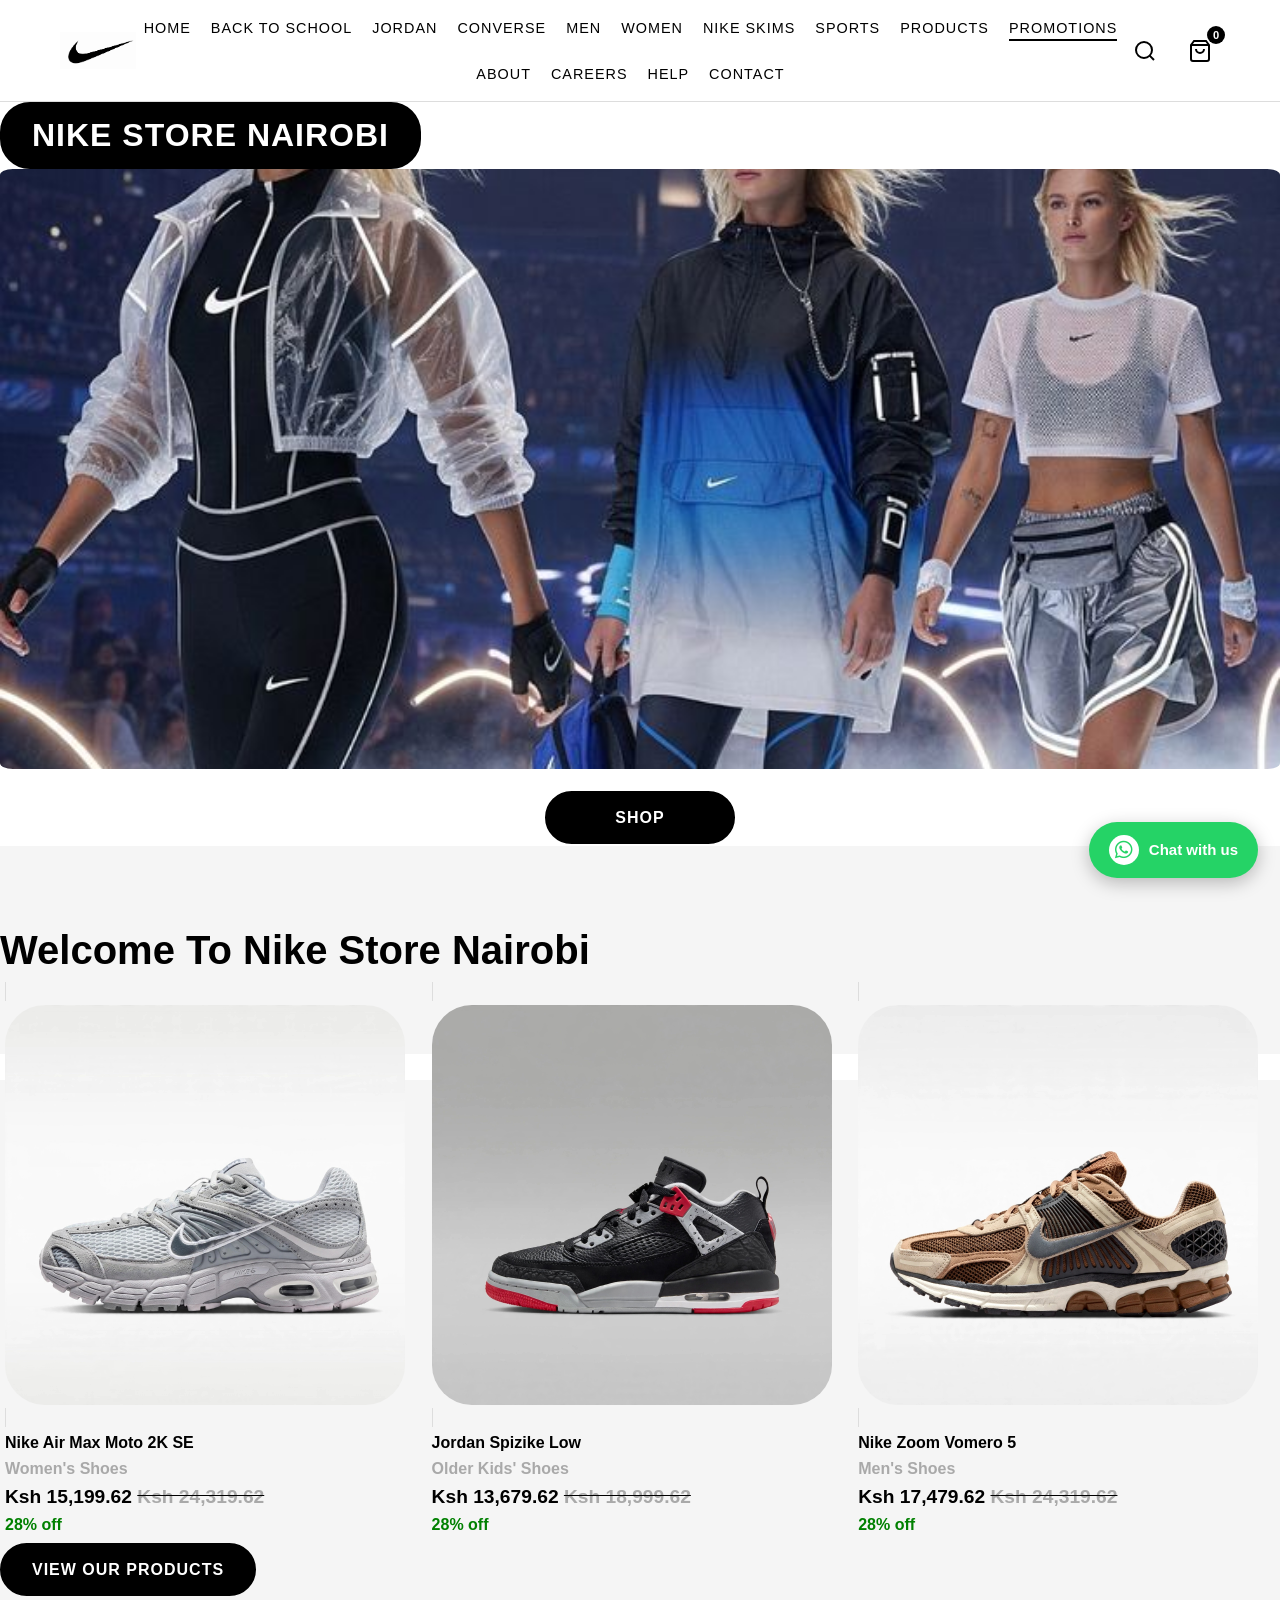
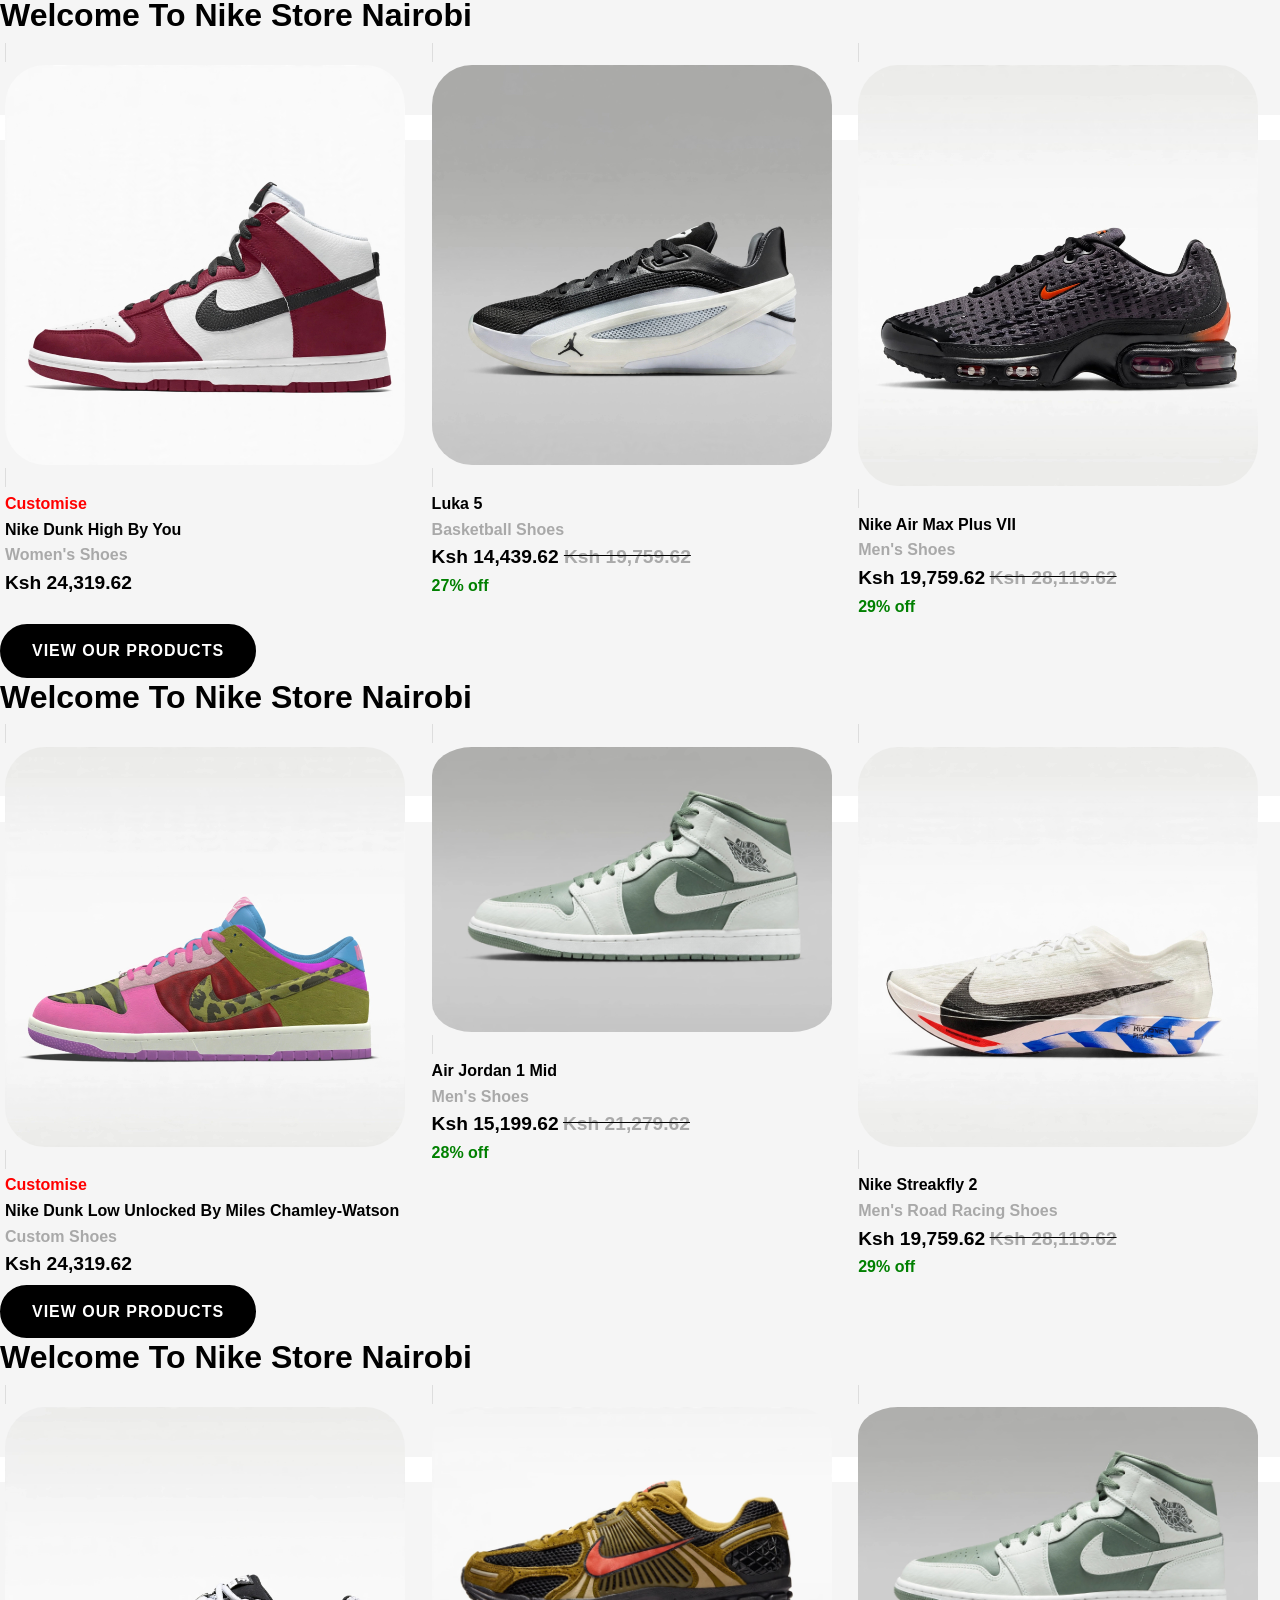
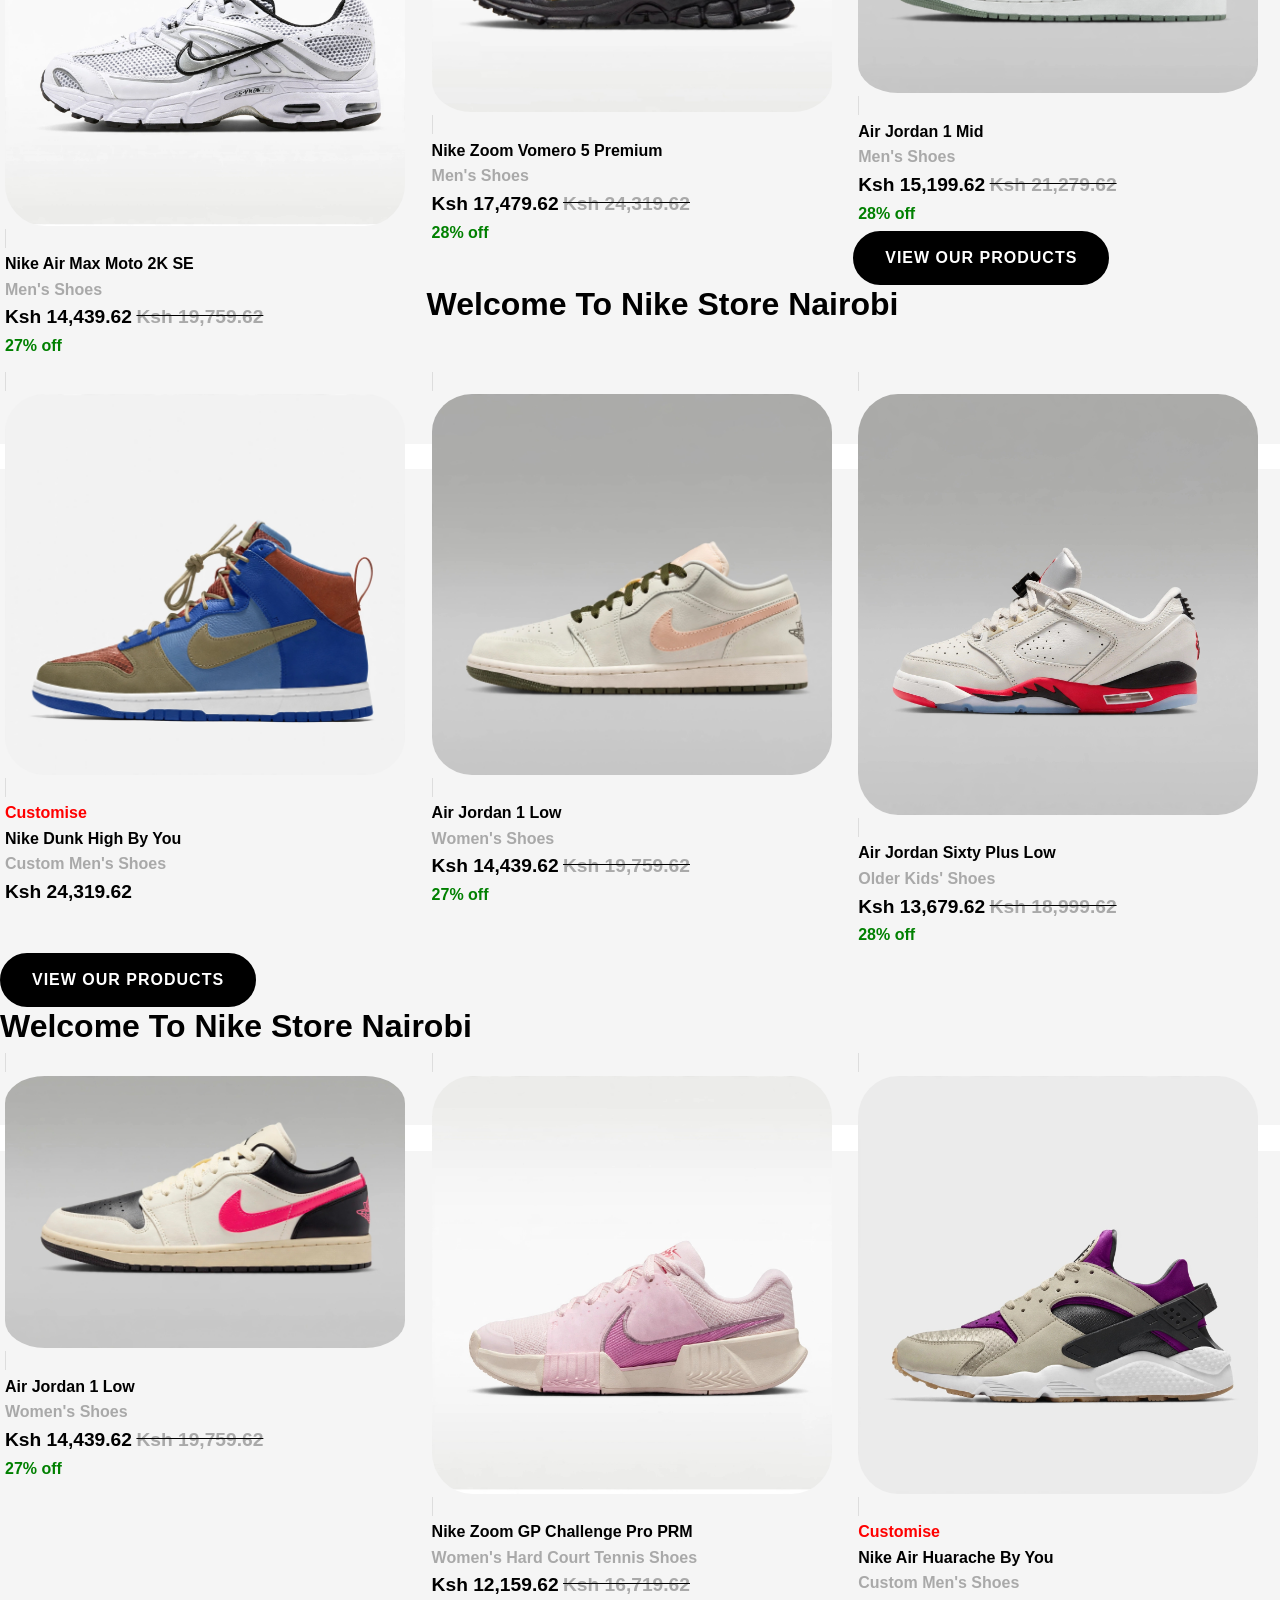
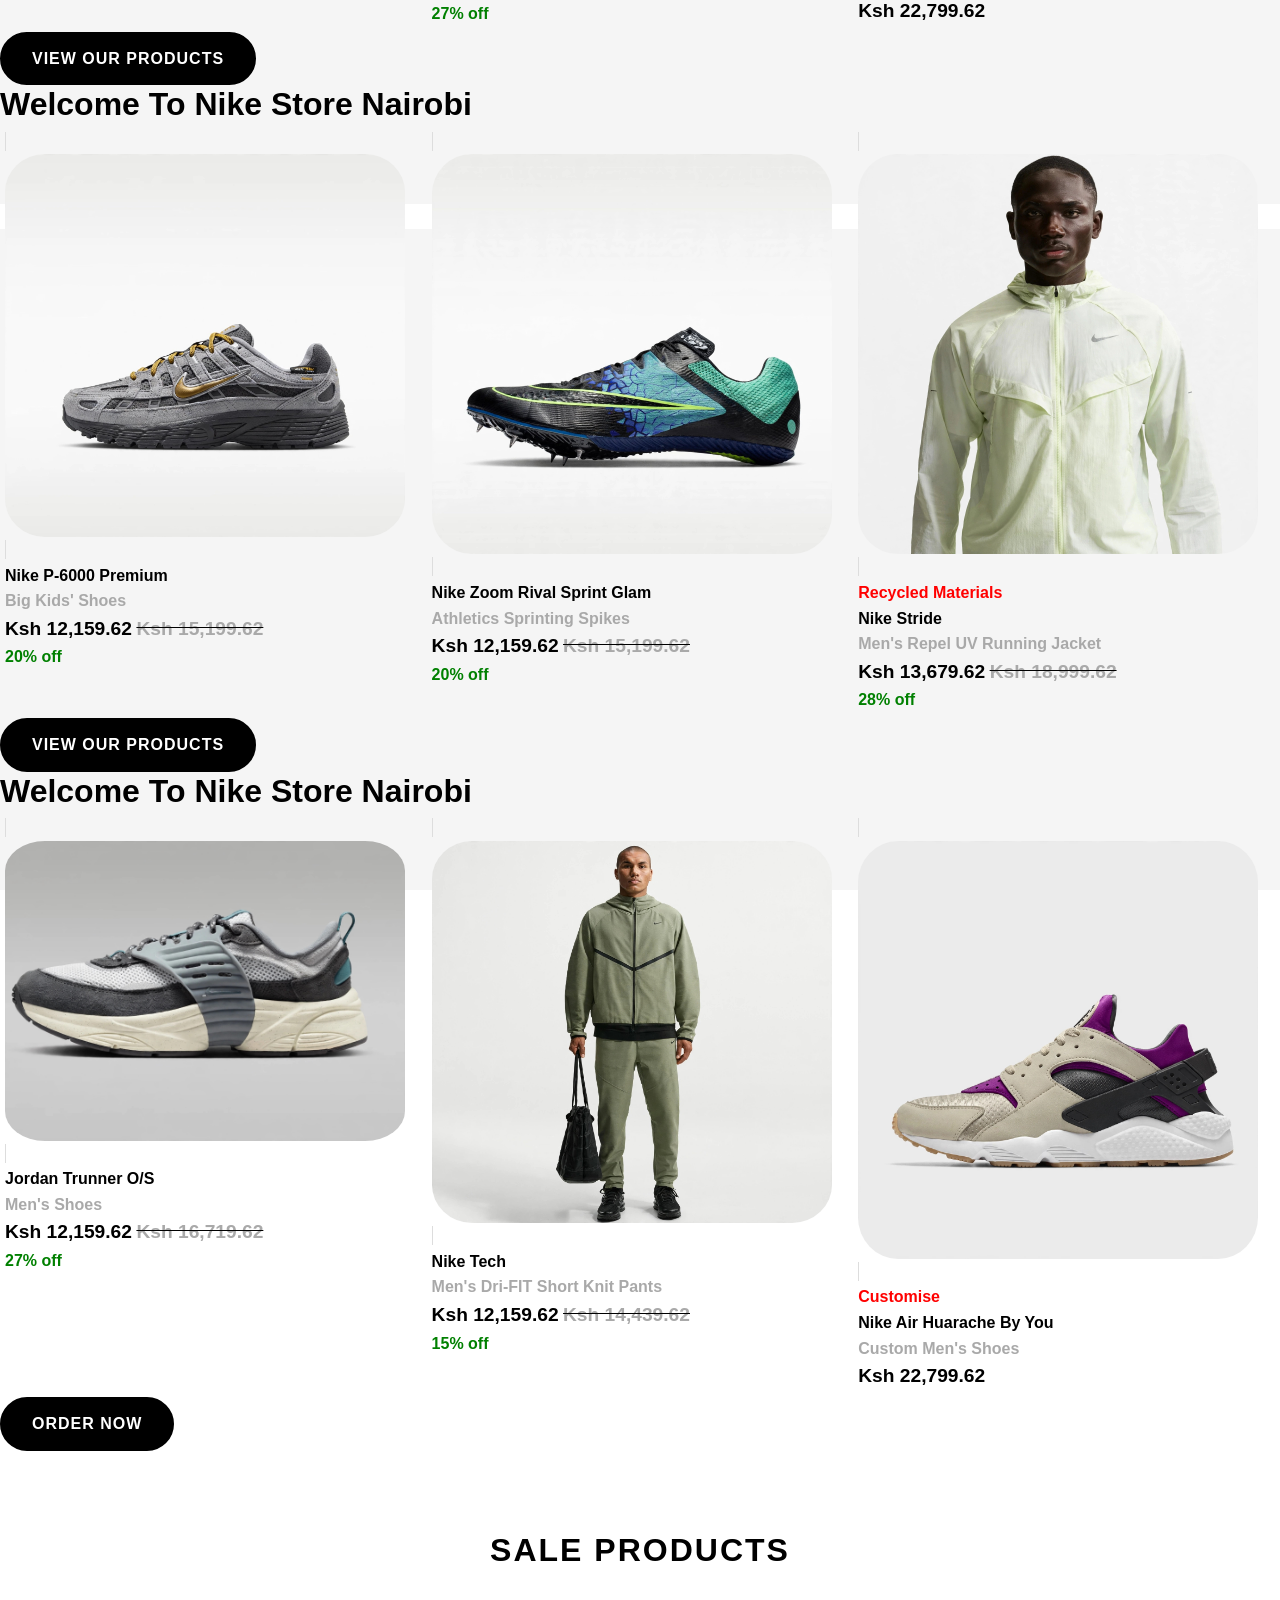
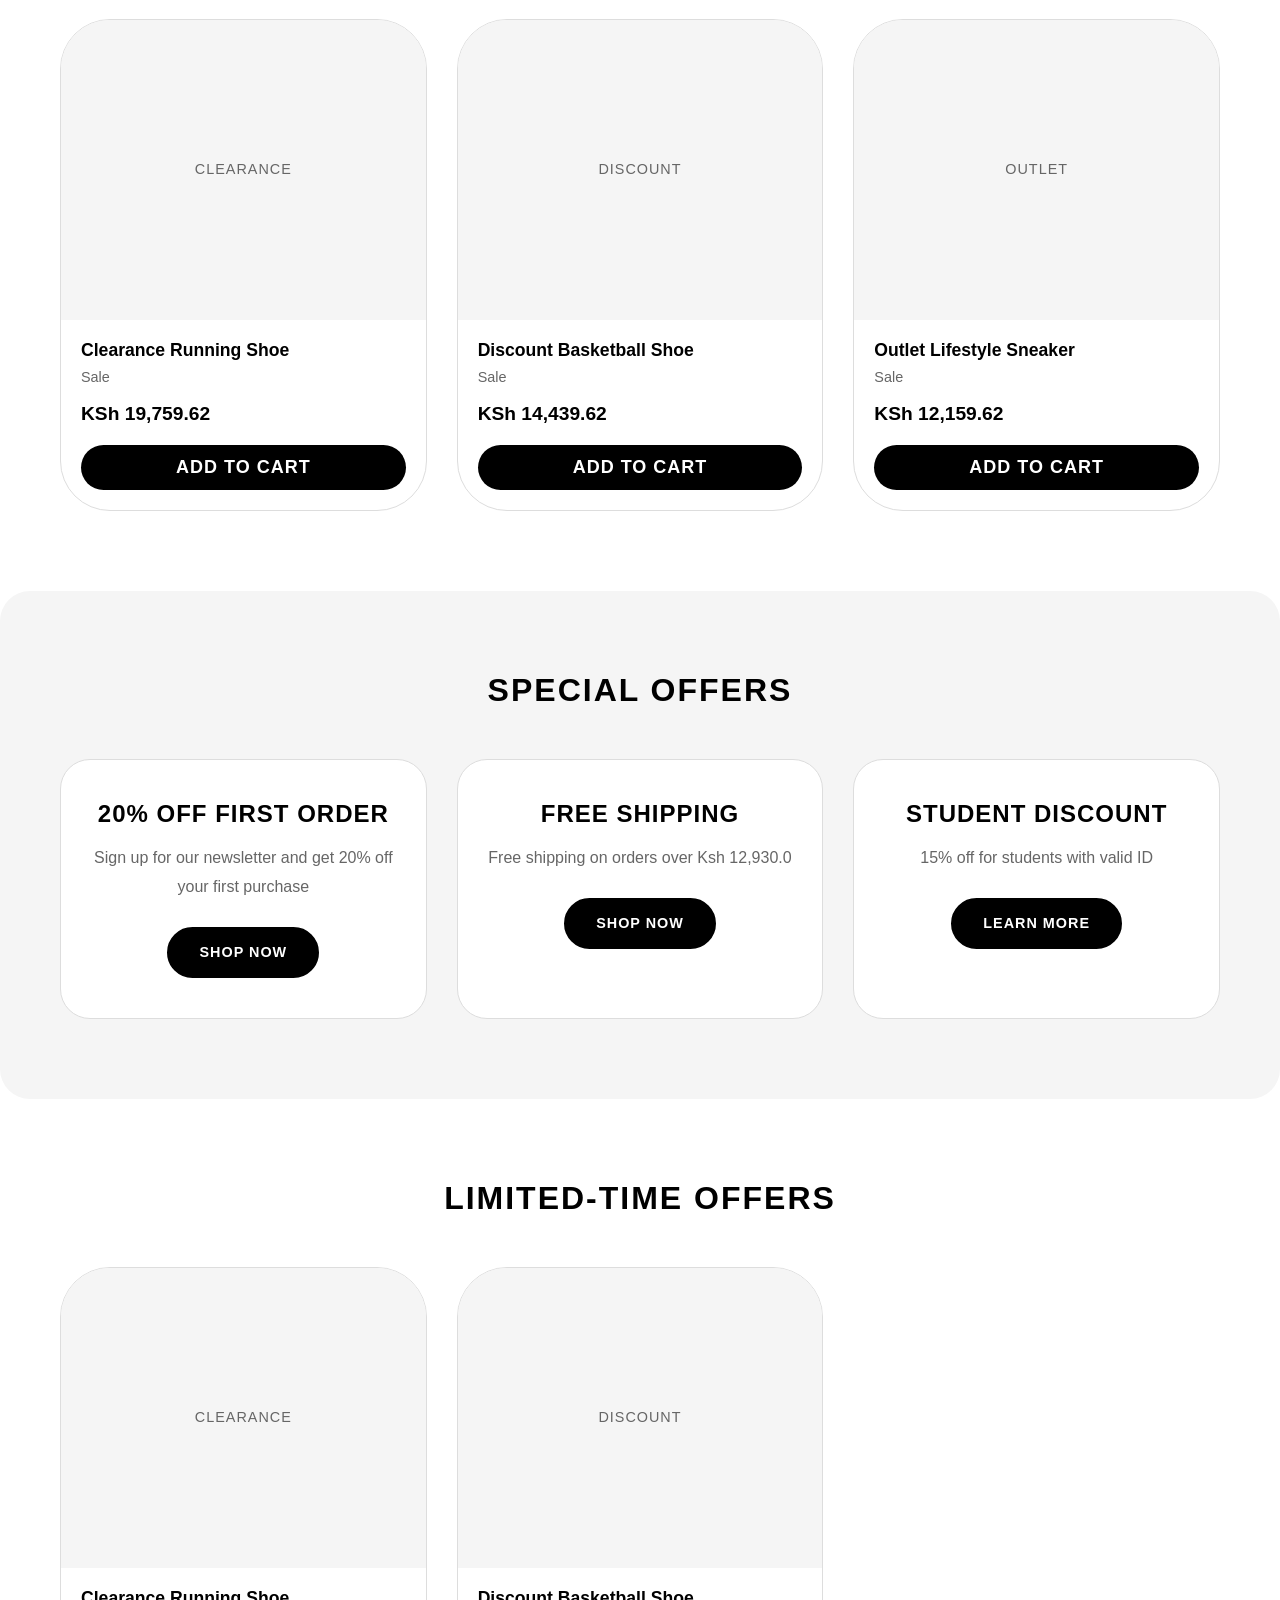
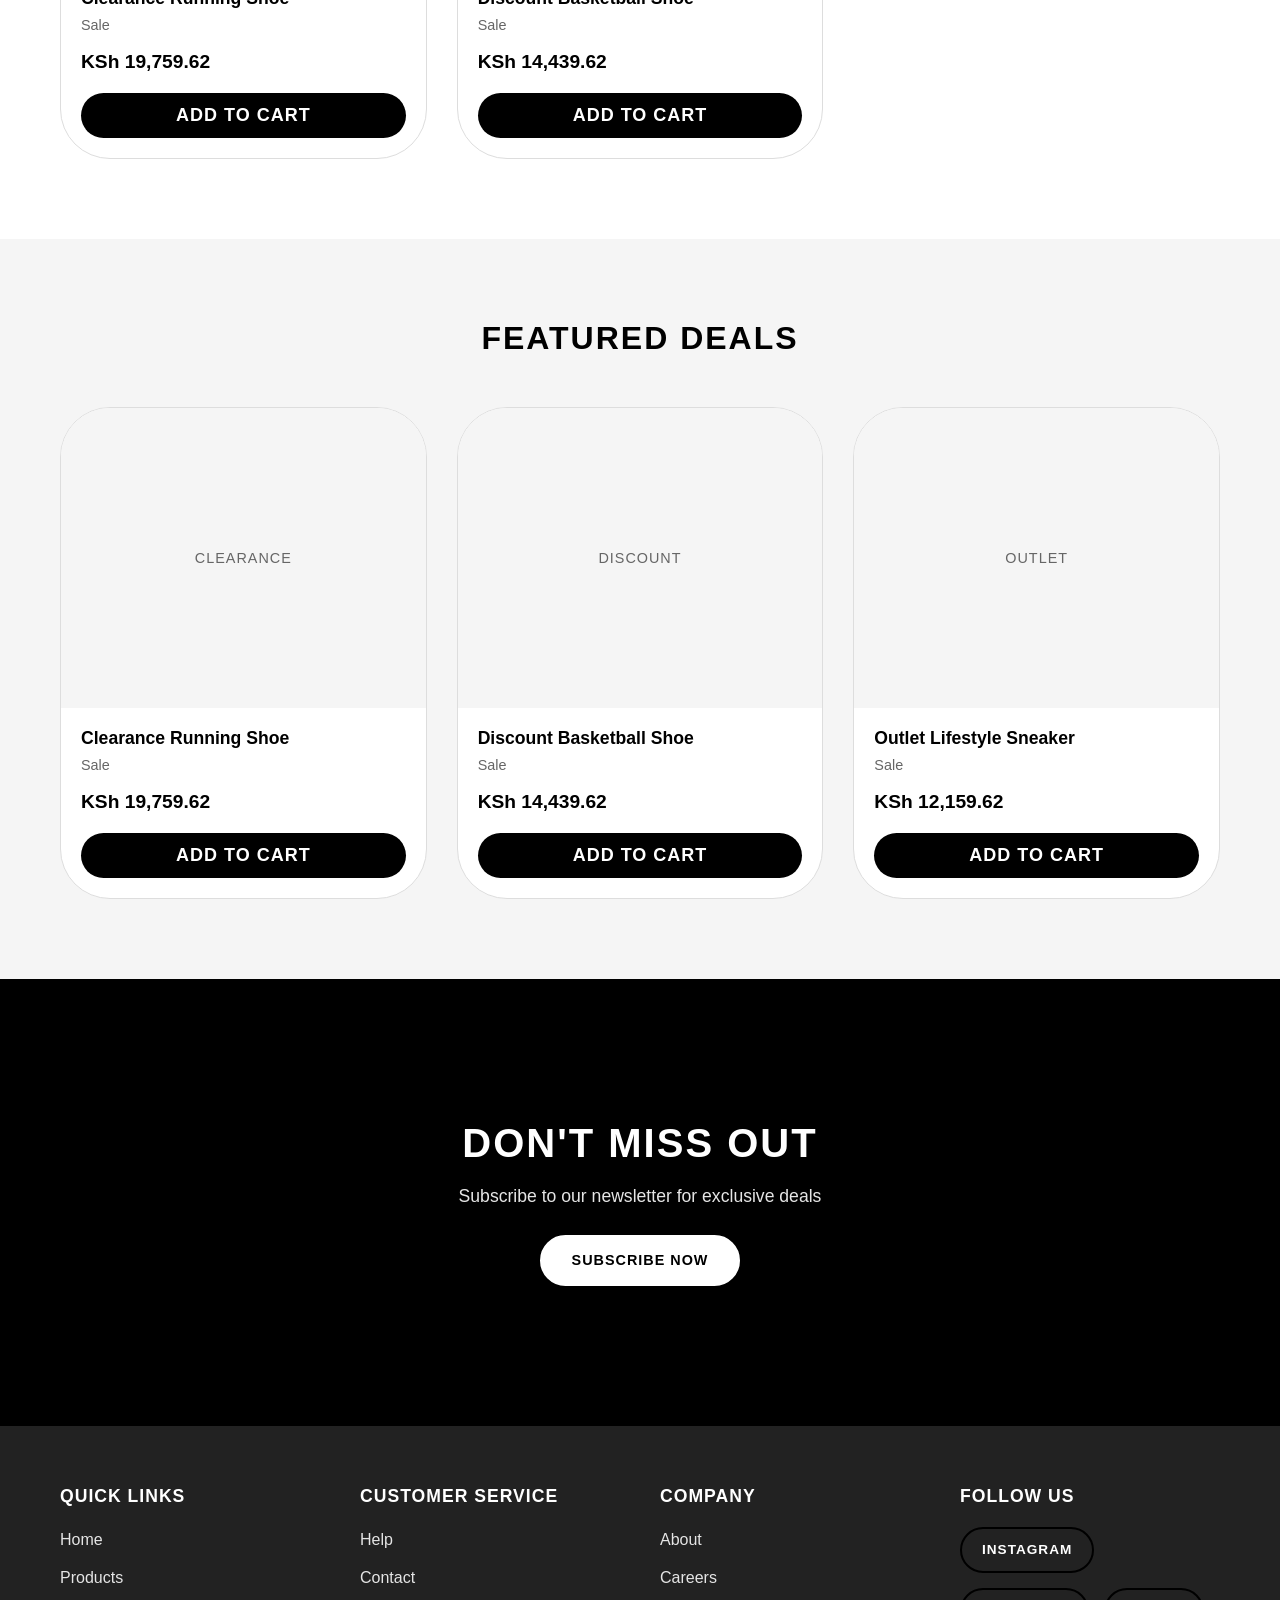
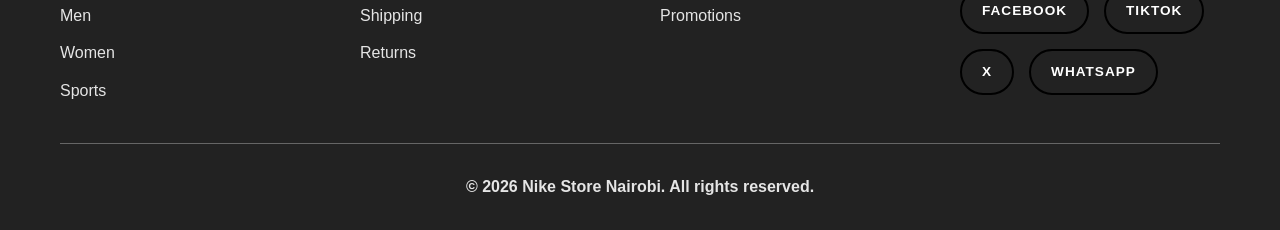
<file: promotions&discounts.html>
<!DOCTYPE html>
<html lang="en">
<head>
    <meta charset="UTF-8">
    <meta name="viewport" content="width=device-width, initial-scale=1.0">
    <meta name="description" content="Special promotions and discounts - Save on sneakers, sportswear, and accessories.">
    <title>Promotions & Discounts | NIKE STORE NAIROBI KENYA.</title>
    <link rel="stylesheet" href="style.css">
<link
    rel="stylesheet"
    href="https://cdnjs.cloudflare.com/ajax/libs/font-awesome/6.5.2/css/all.min.css"
>
</head>
<body>
    <!-- Header -->
    <header class="header">
        <div class="header-container">
            <div class="logo">
                  <a class="logo" href="index.html">
<img src="images/logo.png"  alt="logo" width="100" height="100">
            </a>
            </div>
            
            <nav class="nav-desktop">
                <ul class="nav-list">
                    <li><a href="index.html">Home</a></li>
                    <li><a href="backtoschoool.html">Back to School</a></li>
                    <li><a href="Jordan.html">Jordan</a></li>
                    <li><a href="converse.html">Converse</a></li>
                    <li><a href="men.html">Men</a></li>
                    <li><a href="women.html">Women</a></li>
                    <li><a href="nikeskims.html">Nike SKIMS</a></li>
                    <li><a href="sports.html">Sports</a></li>
                    <li><a href="products.html">Products</a></li>
                    <li><a href="promotions&discounts.html" class="active">Promotions</a></li>
                    <li><a href="about.html">About</a></li>
                    <li><a href="careers.html">Careers</a></li>
                    <li><a href="help.html">Help</a></li>
                    <li><a href="contact.html">Contact</a></li>
                </ul>
            </nav>
            
            <div class="header-actions">
                <button class="search-btn" aria-label="Open search">
                    <svg width="24" height="24" viewBox="0 0 24 24" fill="none" stroke="currentColor" stroke-width="2">
                        <circle cx="11" cy="11" r="8"></circle>
                        <path d="M21 21l-4.35-4.35"></path>
                    </svg>
                </button>
                
                <button class="cart-btn" aria-label="Open cart">
                    <svg width="24" height="24" viewBox="0 0 24 24" fill="none" stroke="currentColor" stroke-width="2">
                        <path d="M6 2L3 6v14a2 2 0 0 0 2 2h14a2 2 0 0 0 2-2V6l-3-4z"></path>
                        <line x1="3" y1="6" x2="21" y2="6"></line>
                        <path d="M16 10a4 4 0 0 1-8 0"></path>
                    </svg>
                    <span class="cart-count">0</span>
                </button>
                
                <button class="hamburger-btn" aria-label="Open navigation menu" aria-expanded="false" aria-controls="mobile-nav">
                    <span class="hamburger-line"></span>
                    <span class="hamburger-line"></span>
                    <span class="hamburger-line"></span>
                </button>
            </div>
        </div>
    </header>
    
    <!-- Search Overlay -->
    <div class="search-overlay" id="search-overlay">
        <div class="search-container">
            <button class="search-close" aria-label="Close search">&times;</button>
            <input type="text" class="search-input" placeholder="Search for products..." aria-label="Search products">
            <div class="search-results" id="search-results"></div>
        </div>
    </div>
    
    <!-- Cart Drawer -->
    <div class="cart-drawer" id="cart-drawer">
        <div class="cart-overlay"></div>
        <div class="cart-content">
            <div class="cart-header">
                <h2>Shopping Cart</h2>
                <button class="cart-close" aria-label="Close cart">&times;</button>
            </div>
            <div class="cart-items" id="cart-items"></div>
            <div class="cart-footer">
                <div class="cart-total">
                    <span>Total:</span>
                 <span class="checkout-total-price">KSh 0.00</span>
                <strong id="checkout-total-price">
                        KSh 0
                    </strong>
                </div>
                <button type="button" class="btn btn-primary btn-block checkout-btn" id="checkout-btn">
    Checkout
</button>  
                <button class="btn btn-secondary btn-block continue-shopping">Continue Shopping</button>
            </div>
        </div>
    </div>
     <!-- Checkout Modal -->
<div class="checkout-modal" id="checkout-modal">
    <div class="checkout-overlay"></div>

    <div class="checkout-content">

        <div class="checkout-header">
            <h2>Checkout</h2>
            <button type="button" class="checkout-close" id="checkout-close">
                &times;
            </button>
        </div>

        <form
            id="checkout-form"
            action="https://formspree.io/f/xkjgnynd"
            method="POST"
        >

            <h3>Customer Information</h3>

            <div class="form-group">
                <label for="customer-name">Full Name</label>
                <input
                    type="text"
                    id="customer-name"
                    name="customer_name"
                    placeholder="Enter your full name"
                    required
                >
            </div>

            <div class="form-group">
                <label for="customer-email">Email Address</label>
                <input
                    type="email"
                    id="customer-email"
                    name="customer_email"
                    placeholder="Enter your email"
                    required
                >
            </div>

            <div class="form-group">
                <label for="customer-phone">Phone Number</label>
                <input
                    type="tel"
                    id="customer-phone"
                    name="customer_phone"
                    placeholder="e.g. 0712345678"
                    required
                >
            </div>

            <div class="form-group">
                <label for="delivery-location">Delivery Location</label>
                <textarea
                    id="delivery-location"
                    name="delivery_location"
                    placeholder="Enter your delivery address/location"
                    rows="3"
                    required
                ></textarea>
            </div>

            <div class="form-group">
                <label for="payment-method">Payment Method</label>

                <select
                    id="payment-method"
                    name="payment_method"
                    required
                >
                    <option value="">Select payment method</option>
                    <option value="M-Pesa">M-Pesa</option>
                    <option value="Cash on Delivery">Cash on Delivery</option>
                    <option value="Bank Transfer">Bank Transfer</option>
                </select>
            </div>

            <!-- Cart order information will be inserted here -->
            <input type="hidden" name="order_items" id="order-items">

            <input type="hidden" name="order_total" id="order-total">

            <div class="checkout-summary">

                <h3>Order Summary</h3>

                <div id="checkout-items"></div>

                <div class="checkout-total">
                    <strong>Total:</strong>
                    <strong id="checkout-total-price">
                        KSh 0
                    </strong>
                </div>

            </div>

            <button
                type="submit"
                class="btn btn-primary btn-block"
            >
                Place Order
            </button>

        </form>

    </div>
</div>
    <!-- Mobile Navigation -->
    <div class="mobile-nav" id="mobile-nav">
        <div class="mobile-nav-content">
            <nav class="mobile-nav-list">
                <a href="index.html" class="mobile-nav-link" style="border-radius: 30px;">Home</a>
                <a href="backtoschoool.html" class="mobile-nav-link" style="border-radius: 30px;">Back to School</a>
                <a href="Jordan.html" class="mobile-nav-link" style="border-radius: 30px;">Jordan</a>
                <a href="converse.html" class="mobile-nav-link" style="border-radius: 30px;">Converse</a>
                <a href="men.html" class="mobile-nav-link" style="border-radius: 30px;">Men</a>
                <a href="women.html" class="mobile-nav-link" style="border-radius: 30px;">Women</a>
                <a href="nikeskims.html" class="mobile-nav-link" style="border-radius: 30px;">Nike SKIMS</a>
                <a href="sports.html" class="mobile-nav-link" style="border-radius: 30px;">Sports</a>
                <a href="products.html" class="mobile-nav-link" style="border-radius: 30px;">Products</a>
                <a href="promotions&discounts.html" class="mobile-nav-link active" style="border-radius: 30px;">Promotions</a>
                <a href="about.html" class="mobile-nav-link" style="border-radius: 30px;">About</a>
                <a href="careers.html" class="mobile-nav-link" style="border-radius: 30px;">Careers</a>
                <a href="help.html" class="mobile-nav-link" style="border-radius: 30px;">Help</a>
                <a href="contact.html" class="mobile-nav-link" style="border-radius: 30px;">Contact</a>
            </nav>
        </div>
    </div>
    
    <!-- Main Content -->
    <main class="main-content">
        <!-- Promotional Hero -->
          <section class="slider">
   <h2 class="btn btn-primary" style="border-radius: 30px;font-weight: bold;font-size: 2rem;"> NIKE STORE NAIROBI</h2>
            <div class="slides">

        <div class="slide">
            
         <div class="content">
          <img src="images/nike1.jpg" alt="Shoe 1" style="border-radius:1%;object-fit:cover;">
            <a href="products.html" class="btn btn-primary" style="border-radius: 30px;font-weight: bold;font-size: 1rem;">Shop</a>
        </div>
        </div>

        <div class="slide">
           <div class="content">
            <img src="images/Nike.jpg" alt="Shoe 2" style="border-radius:1%;object-fit:cover;">
       <a href="products.html" class="btn btn-primary" style="border-radius: 30px;font-weight: bold;font-size: 1rem;">Shop</a>
        </div>
        </div>

        <div class="slide">
            <div class="content">
            <img src="images/nike1.jpg" alt="Shoe 3" style="border-radius:1%;object-fit:cover;">
        <a href="products.html" class="btn btn-primary" style="border-radius: 30px;font-weight: bold;font-size: 1rem;">Shop</a>
        </div>
        </div>

        <div class="slide">
           <div class="content">
            <img src="images/Nike.jpg" alt="Shoe 4" style="border-radius:1%;object-fit:cover;">
            <a href="products.html" class="btn btn-primary" style="border-radius: 30px;font-weight: bold;font-size: 1rem;">Shop</a>
        </div>
        </div>

    </div>
</section>
         
           
            <section class="section section-gray">

                <h1>Welcome To Nike Store Nairobi</h1>
                <div class="row"></div>
             <div class="column" style="border-radius: 30px;">
                       <a href="products.html" class="category-card">
               
                        <img src="images/promo1.jpg"  alt="s"  style="border-radius:10%;object-fit:cover;" width="400"  height="300">   
                  </a>
                        <div  style="color:black;font-weight: bold;">Nike Air Max Moto 2K SE</div>
                 <div  style="color:darkgrey;font-weight: bold;" >Women's Shoes</div>
                    
                 <span style="font-weight:bold;font-size:1.2rem;" >Ksh 15,199.62 </span>
                <del>
                 <span style="font-weight:bold;font-size:1.2rem;color:darkgrey;" >Ksh 24,319.62</span> 
                </del>
                 <div  style="color:green;font-weight: bold;">28% off</div>
            
                </div>
        
                <div class="column" style="border-radius: 30px;">
                       <a href="products.html" class="category-card">
                
                        <img src="images/promo2.jpg"  alt="s"  style="border-radius:10%;object-fit:cover;" width="400"  height="300">   
               </a>
                        <div  style="color:black;font-weight: bold;">Jordan Spizike Low</div>
                 <div  style="color:darkgrey;font-weight: bold;" >Older Kids' Shoes</div>
                  <span style="font-weight:bold;font-size:1.2rem;" >Ksh 13,679.62 </span>
                <del>
                 <span style="font-weight:bold;font-size:1.2rem;color:darkgrey;" >Ksh 18,999.62</span> 
                </del>
                 <div  style="color:green;font-weight: bold;">28% off</div>
                
                </div>
        
         <div class="column" style="border-radius: 30px;">
                       <a href="products.html" class="category-card">
                
                        <img src="images/promo3.jpg"  alt="s"  style="border-radius:10%;object-fit:cover;" width="400"  height="300">   
                </a>
                        <div  style="color:black;font-weight: bold;">Nike Zoom Vomero 5</div>
                 <div  style="color:darkgrey;font-weight: bold;" >Men's Shoes</div>
                     <span style="font-weight:bold;font-size:1.2rem;" >Ksh 17,479.62 </span>
                <del>
                 <span style="font-weight:bold;font-size:1.2rem;color:darkgrey;" >Ksh 24,319.62</span> 
                </del>
                 <div  style="color:green;font-weight: bold;">28% off</div>
                
                </div>
           
            </section>
        <br>
            <section class="section section-gray">
<a href="products.html" class="btn btn-primary" style="border-radius: 30px;font-weight: bold;font-size: 1rem;">View Our Products</a>
                <h2>Welcome To Nike Store Nairobi</h2>
                <div class="row"></div>
             <div class="column" style="border-radius: 30px;">
                       <a href="products.html" class="category-card">
               
                        <img src="images/promo4.jpg"  alt="s"  style="border-radius:10%;object-fit:cover;" width="400"  height="300">   
             </a>
                        <div  style="color:red;font-weight: bold;">Customise</div>
                        <div  style="color:black;font-weight: bold;">Nike Dunk High By You</div>
                 <div  style="color:darkgrey;font-weight: bold;" >Women's Shoes</div>
                   <span style="font-weight:bold;font-size:1.2rem;" >Ksh 24,319.62 </span>
                
                </div>
        
                <div class="column" style="border-radius: 30px;">
                       <a href="products.html" class="category-card">
                
                        <img src="images/promo5.jpg"  alt="s"  style="border-radius:10%;object-fit:cover;" width="400"  height="300">   
              </a>
                        <div  style="color:black;font-weight: bold;">Luka 5</div>
                 <div  style="color:darkgrey;font-weight: bold;" >Basketball Shoes</div>
                   <span style="font-weight:bold;font-size:1.2rem;" >Ksh 14,439.62 </span>
                <del>
                 <span style="font-weight:bold;font-size:1.2rem;color:darkgrey;" >Ksh 19,759.62</span> 
                </del>
                 <div  style="color:green;font-weight: bold;">27% off</div>  
                
                </div>
        
         <div class="column" style="border-radius: 30px;">
                       <a href="products.html" class="category-card">
                
                        <img src="images/promo6.jpg"  alt="s"  style="border-radius:10%;object-fit:cover;" width="400"  height="300">   
                 </a>
                        <div  style="color:black;font-weight: bold;">Nike Air Max Plus VII</div>
                 <div  style="color:darkgrey;font-weight: bold;" >Men's Shoes</div>
                    <span style="font-weight:bold;font-size:1.2rem;" > Ksh 19,759.62</span>
                <del>
                 <span style="font-weight:bold;font-size:1.2rem;color:darkgrey;" >Ksh 28,119.62</span> 
                </del>
                 <div  style="color:green;font-weight: bold;">29% off</div>
                
                </div>
            </section>
       <br>
            <section class="section section-gray">
<a href="products.html" class="btn btn-primary" style="border-radius: 30px;font-weight: bold;font-size: 1rem;">View Our Products</a>
                <h2>Welcome To Nike Store Nairobi</h2>
                <div class="row"></div>
             <div class="column" style="border-radius: 30px;">
                       <a href="products.html" class="category-card">
                
                        <img src="images/promo7.jpg"  alt="s"  style="border-radius:10%;object-fit:cover;" width="400"  height="300">   
                     </a>
                        <div  style="color:red;font-weight: bold;">Customise</div>
                        <div  style="color:black;font-weight: bold;">Nike Dunk Low Unlocked  By Miles Chamley-Watson</div>
                 <div  style="color:darkgrey;font-weight: bold;" >Custom Shoes</div>
                    <span style="font-weight:bold;font-size:1.2rem;" > Ksh 24,319.62</span>
                
                </div>
        
                <div class="column" style="border-radius: 30px;">
                       <a href="products.html" class="category-card">
                
                        <img src="images/promo8.jpg"  alt="s" style="border-radius:10%;object-fit:cover;" width="400"  height="300">   
                  </a>
                        <div  style="color:black;font-weight: bold;">Air Jordan 1 Mid</div>
                 <div  style="color:darkgrey;font-weight: bold;" >Men's Shoes</div>
                   <span style="font-weight:bold;font-size:1.2rem;" > Ksh 15,199.62</span>
                <del>
                 <span style="font-weight:bold;font-size:1.2rem;color:darkgrey;" >Ksh 21,279.62</span> 
                </del>
                 <div  style="color:green;font-weight: bold;">28% off</div>
                
                </div>
        
         <div class="column" style="border-radius: 30px;">
                       <a href="products.html" class="category-card">
                
                        <img src="images/promo9.jpg"  alt="s"  style="border-radius:10%;object-fit:cover;" width="400"  height="300">   
                  </a>
                        <div  style="color:black;font-weight: bold;">Nike Streakfly 2</div>
                 <div  style="color:darkgrey;font-weight: bold;" >Men's Road Racing Shoes</div>
                <span style="font-weight:bold;font-size:1.2rem;" > Ksh 19,759.62</span>
                <del>
                 <span style="font-weight:bold;font-size:1.2rem;color:darkgrey;" >Ksh 28,119.62</span> 
                </del>
                 <div  style="color:green;font-weight: bold;">29% off</div>    
                
                </div>
            </section>
        <br>
            <section class="section section-gray">
<a href="products.html" class="btn btn-primary" style="border-radius: 30px;font-weight: bold;font-size: 1rem;">View Our Products</a>
                <h2>Welcome To Nike Store Nairobi</h2>
                <div class="row"></div>
             <div class="column" style="border-radius: 30px;">
                       <a href="products.html" class="category-card">
                
                        <img src="images/promo10.jpg"  alt="s"  style="border-radius:10%;object-fit:cover;" width="400"  height="300">   
                  </a>
                        <div  style="color:black;font-weight: bold;">Nike Air Max Moto 2K SE</div>
                 <div  style="color:darkgrey;font-weight: bold;" >Men's Shoes</div>
                   <span style="font-weight:bold;font-size:1.2rem;" > Ksh 14,439.62</span>
                <del>
                 <span style="font-weight:bold;font-size:1.2rem;color:darkgrey;" >Ksh 19,759.62</span> 
                </del>
                 <div  style="color:green;font-weight: bold;">27% off</div>
                
                </div>
        
                <div class="column" style="border-radius: 30px;">
                       <a href="products.html" class="category-card">
               
                        <img src="images/promo11.jpg"  alt="s"  style="border-radius:10%;object-fit:cover;" width="400"  height="300">   
                 </a>
                        <div  style="color:black;font-weight: bold;">Nike Zoom Vomero 5 Premium</div>
                 <div  style="color:darkgrey;font-weight: bold;" >Men's Shoes</div>
                    <span style="font-weight:bold;font-size:1.2rem;" > Ksh 17,479.62</span>
                <del>
                 <span style="font-weight:bold;font-size:1.2rem;color:darkgrey;" >Ksh 24,319.62</span> 
                </del>
                 <div  style="color:green;font-weight: bold;">28% off</div>
               
                </div>
        
         <div class="column" style="border-radius: 30px;">
                       <a href="products.html" class="category-card">
                
                        <img src="images/promo12.jpg"  alt="s"  style="border-radius:10%;object-fit:cover;" width="400"  height="300">   
                 </a>
                        <div  style="color:black;font-weight: bold;">Air Jordan 1 Mid</div>
                 <div  style="color:darkgrey;font-weight: bold;" >Men's Shoes</div>
                      <span style="font-weight:bold;font-size:1.2rem;" > Ksh 15,199.62</span>
                <del>
                 <span style="font-weight:bold;font-size:1.2rem;color:darkgrey;" >Ksh 21,279.62</span> 
                </del>
                 <div  style="color:green;font-weight: bold;">28% off</div>
                
                </div>
            </section>
       <br>
            <section class="section section-gray">
<a href="products.html" class="btn btn-primary" style="border-radius: 30px;font-weight: bold;font-size: 1rem;">View Our Products</a>
                <h2>Welcome To Nike Store Nairobi</h2>
                <div class="row"></div>
             <div class="column" style="border-radius: 30px;">
                       <a href="products.html" class="category-card">
                
                        <img src="images/promo13.jpg"  alt="s"  style="border-radius:10%;object-fit:cover;" width="400"  height="300">   
                   </a>
                        <div  style="color:red;font-weight: bold;">Customise</div>
                        <div  style="color:black;font-weight: bold;">Nike Dunk High  By You</div>
                 <div  style="color:darkgrey;font-weight: bold;" >Custom Men's Shoes</div>
                     <span style="font-weight:bold;font-size:1.2rem;" > Ksh 24,319.62</span>
                
                </div>
        
                <div class="column" style="border-radius: 30px;">
                       <a href="products.html" class="category-card">
               
                        <img src="images/promo14.jpg" alt="s"   style="border-radius:10%;object-fit:cover;" width="400"  height="300">   
               </a>
                        <div  style="color:black;font-weight: bold;">Air Jordan 1 Low</div>
                 <div  style="color:darkgrey;font-weight: bold;" >Women's Shoes</div>
                  <span style="font-weight:bold;font-size:1.2rem;" > Ksh 14,439.62</span>
                <del>
                 <span style="font-weight:bold;font-size:1.2rem;color:darkgrey;" >Ksh 19,759.62</span> 
                </del>
                 <div  style="color:green;font-weight: bold;">27% off</div>   
                
                </div>
        
         <div class="column" style="border-radius: 30px;">
                       <a href="products.html" class="category-card">
                
                        <img src="images/promo15.jpg"  alt="s"   style="border-radius:10%;object-fit:cover;" width="400"  height="300">   
                 </a>
                        <div  style="color:black;font-weight: bold;">Air Jordan Sixty Plus Low</div>
                 <div  style="color:darkgrey;font-weight: bold;" >Older Kids' Shoes</div>
                     <span style="font-weight:bold;font-size:1.2rem;" > Ksh 13,679.62</span>
                <del>
                 <span style="font-weight:bold;font-size:1.2rem;color:darkgrey;" >Ksh 18,999.62</span> 
                </del>
                 <div  style="color:green;font-weight: bold;">28% off</div>
                
                </div>
            </section>
        <br>
            <section class="section section-gray">
<a href="products.html" class="btn btn-primary" style="border-radius: 30px;font-weight: bold;font-size: 1rem;">View Our Products</a>
                <h2>Welcome To Nike Store Nairobi</h2>
                <div class="row"></div>
             <div class="column" style="border-radius: 30px;">
                <a href="products.html" class="category-card">
                        <img src="images/promo17.jpg"  alt="s"   style="border-radius:10%;object-fit:cover;" width="400"  height="300">   
                </a>
                        <div  style="color:black;font-weight: bold;">Air Jordan 1 Low</div>
                 <div  style="color:darkgrey;font-weight: bold;" >Women's Shoes</div>
                    <span style="font-weight:bold;font-size:1.2rem;" > Ksh 14,439.62</span>
                <del>
                 <span style="font-weight:bold;font-size:1.2rem;color:darkgrey;" >Ksh 19,759.62</span> 
                </del>
                 <div  style="color:green;font-weight: bold;">27% off</div>
                
                </div>
        
                <div class="column" style="border-radius: 30px;">
                       <a href="products.html" class="category-card">
               
                        <img src="images/promo18.jpg"  alt="s"   style="border-radius:10%;object-fit:cover;" width="400"  height="300">   
               </a>
                        <div  style="color:black;font-weight: bold;">Nike Zoom GP Challenge Pro PRM</div>
                 <div  style="color:darkgrey;font-weight: bold;" >Women's Hard Court Tennis Shoes</div>
                    <span style="font-weight:bold;font-size:1.2rem;" > Ksh 12,159.62</span>
                <del>
                 <span style="font-weight:bold;font-size:1.2rem;color:darkgrey;" >Ksh 16,719.62</span> 
                </del>
                 <div  style="color:green;font-weight: bold;">27% off</div>
                
                </div>
        
         <div class="column" style="border-radius: 30px;">
                       <a href="products.html" class="category-card">
                
                        <img src="images/promo19.jpg"  alt="s"   style="border-radius:10%;object-fit:cover;" width="400"  height="300">   
                </a>
                        <div  style="color:red;font-weight: bold;">Customise</div>
                        <div  style="color:black;font-weight: bold;">Nike Air Huarache  By You</div>
                 <div  style="color:darkgrey;font-weight: bold;" >Custom Men's Shoes</div>
                     <span style="font-weight:bold;font-size:1.2rem;" >Ksh 22,799.62</span> 
                
                </div>
            </section>
        <br>
            <section class="section section-gray">
<a href="products.html" class="btn btn-primary" style="border-radius: 30px;font-weight: bold;font-size: 1rem;">View Our Products</a>
                <h2>Welcome To Nike Store Nairobi</h2>
                <div class="row"></div>
             <div class="column" style="border-radius: 30px;">
                       <a href="products.html" class="category-card">
                
                        <img src="images/promo20.jpg"  alt="s"  style="border-radius:10%;object-fit:cover;" width="400"  height="300">   
                  </a>
                        <div  style="color:black;font-weight: bold;">Nike P-6000 Premium</div>
                 <div  style="color:darkgrey;font-weight: bold;" >Big Kids' Shoes</div>
                    <span style="font-weight:bold;font-size:1.2rem;" > Ksh 12,159.62</span>
                <del>
                 <span style="font-weight:bold;font-size:1.2rem;color:darkgrey;" >Ksh 15,199.62</span> 
                </del>
                 <div  style="color:green;font-weight: bold;">20% off</div>
                
                </div>
        
                <div class="column" style="border-radius: 30px;">
                       <a href="products.html" class="category-card">
                
                        <img src="images/promo21.jpg"  alt="s"  style="border-radius:10%;object-fit:cover;" width="400"  height="300">   
                  </a>
                        <div  style="color:black;font-weight: bold;">Nike Zoom Rival Sprint Glam</div>
                 <div  style="color:darkgrey;font-weight: bold;">Athletics Sprinting Spikes</div>
                     <span style="font-weight:bold;font-size:1.2rem;" > Ksh 12,159.62</span>
                <del>
                 <span style="font-weight:bold;font-size:1.2rem;color:darkgrey;" >Ksh 15,199.62</span> 
                </del>
                 <div  style="color:green;font-weight: bold;">20% off</div>
                
                </div>
        
         <div class="column" style="border-radius: 30px;">
                       <a href="products.html" class="category-card">
               
                        <img src="images/promo22.jpg"  alt="s" style="border-radius:10%;object-fit:cover;" width="400"  height="300">   
                  </a>
                        <div  style="color:red;font-weight: bold;">Recycled Materials</div>
                        <div  style="color:black;font-weight: bold;">Nike Stride</div>
                 <div  style="color:darkgrey;font-weight: bold;">Men's Repel UV Running Jacket</div>
                     <span style="font-weight:bold;font-size:1.2rem;" > Ksh 13,679.62</span>
                <del>
                 <span style="font-weight:bold;font-size:1.2rem;color:darkgrey;" >Ksh 18,999.62</span> 
                </del>
                 <div  style="color:green;font-weight: bold;">28% off</div>
                
                </div>
            </section>
        <br>
            <section class="section section-gray">
<a href="products.html" class="btn btn-primary" style="border-radius: 30px;font-weight: bold;font-size: 1rem;">View Our Products</a>
                <h2>Welcome To Nike Store Nairobi</h2>
                <div class="row"></div>
             <div class="column" style="border-radius: 30px;">
                       <a href="products.html" class="category-card">
               
                        <img src="images/promo23.jpg"  alt="s"  style="border-radius:10%;object-fit:cover;" width="400"  height="300">   
                   </a>
                        <div  style="color:black;font-weight: bold;">Jordan Trunner O/S</div>
                 <div  style="color:darkgrey;font-weight: bold;">Men's Shoes</div>
                  <span style="font-weight:bold;font-size:1.2rem;" > Ksh 12,159.62</span>
                <del>
                 <span style="font-weight:bold;font-size:1.2rem;color:darkgrey;" >Ksh 16,719.62</span> 
                </del>
                 <div  style="color:green;font-weight: bold;">27% off</div> 
                
                </div>
        
                <div class="column" style="border-radius: 30px;">
                       <a href="products.html" class="category-card">
                
                        <img src="images/promo24.jpg"  alt="s"  style="border-radius:10%;object-fit:cover;" width="400"  height="300">   
                   </a>
                        <div  style="color:black;font-weight: bold;">Nike Tech</div>
                 <div  style="color:darkgrey;font-weight: bold;">Men's Dri-FIT Short Knit Pants</div>
                     <span style="font-weight:bold;font-size:1.2rem;" > Ksh 12,159.62</span>
                <del>
                 <span style="font-weight:bold;font-size:1.2rem;color:darkgrey;" >Ksh 14,439.62</span> 
                </del>
                 <div  style="color:green;font-weight: bold;">15% off</div>
                
                </div>
        
         <div class="column" style="border-radius: 30px;">
                       <a href="products.html" class="category-card">
                
                        <img src="images/promo25.jpg"  alt="s"  style="border-radius:10%;object-fit:cover;" width="400"  height="300">   
                  </a>
                        <div  style="color:red;font-weight: bold;">Customise</div>
                        <div  style="color:black;font-weight: bold;">Nike Air Huarache  By You</div>
                 <div  style="color:darkgrey;font-weight: bold;" >Custom Men's Shoes</div>
                    <span style="font-weight:bold;font-size:1.2rem;" >Ksh 22,799.62</span> 
               
                </div>
            </section>
      <a href="contact.html" class="btn btn-primary" style="border-radius: 30px;font-weight: bold;font-size: 1rem;">Order Now</a>
           
           
           
           
           
           
        <!-- Sale Products -->
        <section class="section">
            <div class="container">
                <h2 class="section-title">Sale Products</h2>
                <div class="products-grid" id="sale-products"></div>
            </div>
        </section>
        
        <!-- Discount Cards -->
        <section class="section section-gray" style="border-radius: 30px;">
            <div class="container" style="border-radius: 30px;">
                <h2 class="section-title">Special Offers</h2>
                <div class="discount-grid" style="border-radius: 30px;">
                    <div class="discount-card" style="border-radius: 30px;">
                        <h3 class="discount-title">20% Off First Order</h3>
                        <p class="discount-text">Sign up for our newsletter and get 20% off your first purchase</p>
                        <a href="products.html" class="btn btn-primary" style="border-radius: 30px;">Shop Now</a>
                    </div>
                    <div class="discount-card" style="border-radius: 30px;">
                        <h3 class="discount-title">Free Shipping</h3>
                        <p class="discount-text">Free shipping on orders over Ksh 12,930.0</p>
                        <a href="products.html" class="btn btn-primary" style="border-radius: 30px;">Shop Now</a>
                    </div>
                    <div class="discount-card" style="border-radius: 30px;">
                        <h3 class="discount-title">Student Discount</h3>
                        <p class="discount-text">15% off for students with valid ID</p>
                        <a href="products.html" class="btn btn-primary" style="border-radius: 30px;">Learn More</a>
                    </div>
                </div>
            </div>
        </section>
        
        <!-- Limited-Time Offers -->
        <section class="section">
            <div class="container">
                <h2 class="section-title">Limited-Time Offers</h2>
                <div class="products-grid" id="limited-offers"></div>
            </div>
        </section>
        
        <!-- Featured Deals -->
        <section class="section section-gray">
            <div class="container">
                <h2 class="section-title">Featured Deals</h2>
                <div class="products-grid" id="featured-deals"></div>
            </div>
        </section>
        
        <!-- CTA Section -->
        <section class="section section-black">
            <div class="container">
                <div class="promo-content">
                    <h2 class="promo-title">Don't Miss Out</h2>
                    <p class="promo-text">Subscribe to our newsletter for exclusive deals</p>
                    <a href="index.html#newsletter" class="btn btn-white" style="border-radius: 30px;">Subscribe Now</a>
                </div>
            </div>
        </section>
    </main>
    
    <!-- Footer -->
    <footer class="footer">
        <div class="container">
            <div class="footer-grid">
                <div class="footer-section">
                    <h3 class="footer-title">Quick Links</h3>
                    <ul class="footer-links">
                        <li><a href="index.html">Home</a></li>
                        <li><a href="products.html">Products</a></li>
                        <li><a href="men.html">Men</a></li>
                        <li><a href="women.html">Women</a></li>
                        <li><a href="sports.html">Sports</a></li>
                    </ul>
                </div>
                
                <div class="footer-section">
                    <h3 class="footer-title">Customer Service</h3>
                    <ul class="footer-links">
                        <li><a href="help.html">Help</a></li>
                        <li><a href="contact.html">Contact</a></li>
                        <li><a href="help.html#shipping">Shipping</a></li>
                        <li><a href="help.html#returns">Returns</a></li>
                    </ul>
                </div>
                
                <div class="footer-section">
                    <h3 class="footer-title">Company</h3>
                    <ul class="footer-links">
                        <li><a href="about.html">About</a></li>
                        <li><a href="careers.html">Careers</a></li>
                        <li><a href="promotions&discounts.html">Promotions</a></li>
                    </ul>
                </div>
                
                <div class="footer-section">
                    <h3 class="footer-title">Follow Us</h3>
                   <div class="social-links">
                        <a href="https://www.instagram.com/nike_nairobi_store" target="_blank" class="social-link" aria-label="Instagram" style="border-radius: 30px;">Instagram</a>
                        <a href="https://www.facebook.com/profile.php?id=61590626879224&mibextid=rS40aB7S9Ucbxw6v" target="_blank" class="social-link" aria-label="Facebook" style="border-radius: 30px;">Facebook</a>
                        <a href="https://www.tiktok.com/@nike.store.nairobi" target="_blank" class="social-link"  aria-label="TikTok"  style="border-radius: 30px;">TikTok</a>
                        <a href="https://x.com/@nike_nairobi_ke"  target="_blank" class="social-link" aria-label="X" style="border-radius: 30px;">X</a>
                        <a href="https://wa.me/+254762062060"   target="_blank" class="social-link" aria-label="WhatsApp" style="border-radius: 30px;">WhatsApp</a>
                    </div>
                </div>
            </div>
            
            <div class="footer-bottom">
                <p style="font-weight:bold;">&copy; 2026 Nike Store Nairobi. All rights reserved.</p>
            </div>
        </div>
    </footer>
    
    <script src="script.js"></script>
<!-- Floating WhatsApp Button -->
<a
    href="https://wa.me/+254762062060?text=Hello%20I%20would%20like%20to%20make%20an%20inquiry."
    class="whatsapp-float"
    target="_blank"
    rel="noopener noreferrer"
    aria-label="Chat with us on WhatsApp"
>
    <span class="whatsapp-icon">
        <i class="fa-brands fa-whatsapp"></i>
    </span>

    <span class="whatsapp-text">Chat with us</span>
</a>
</body>
</html>
</file>
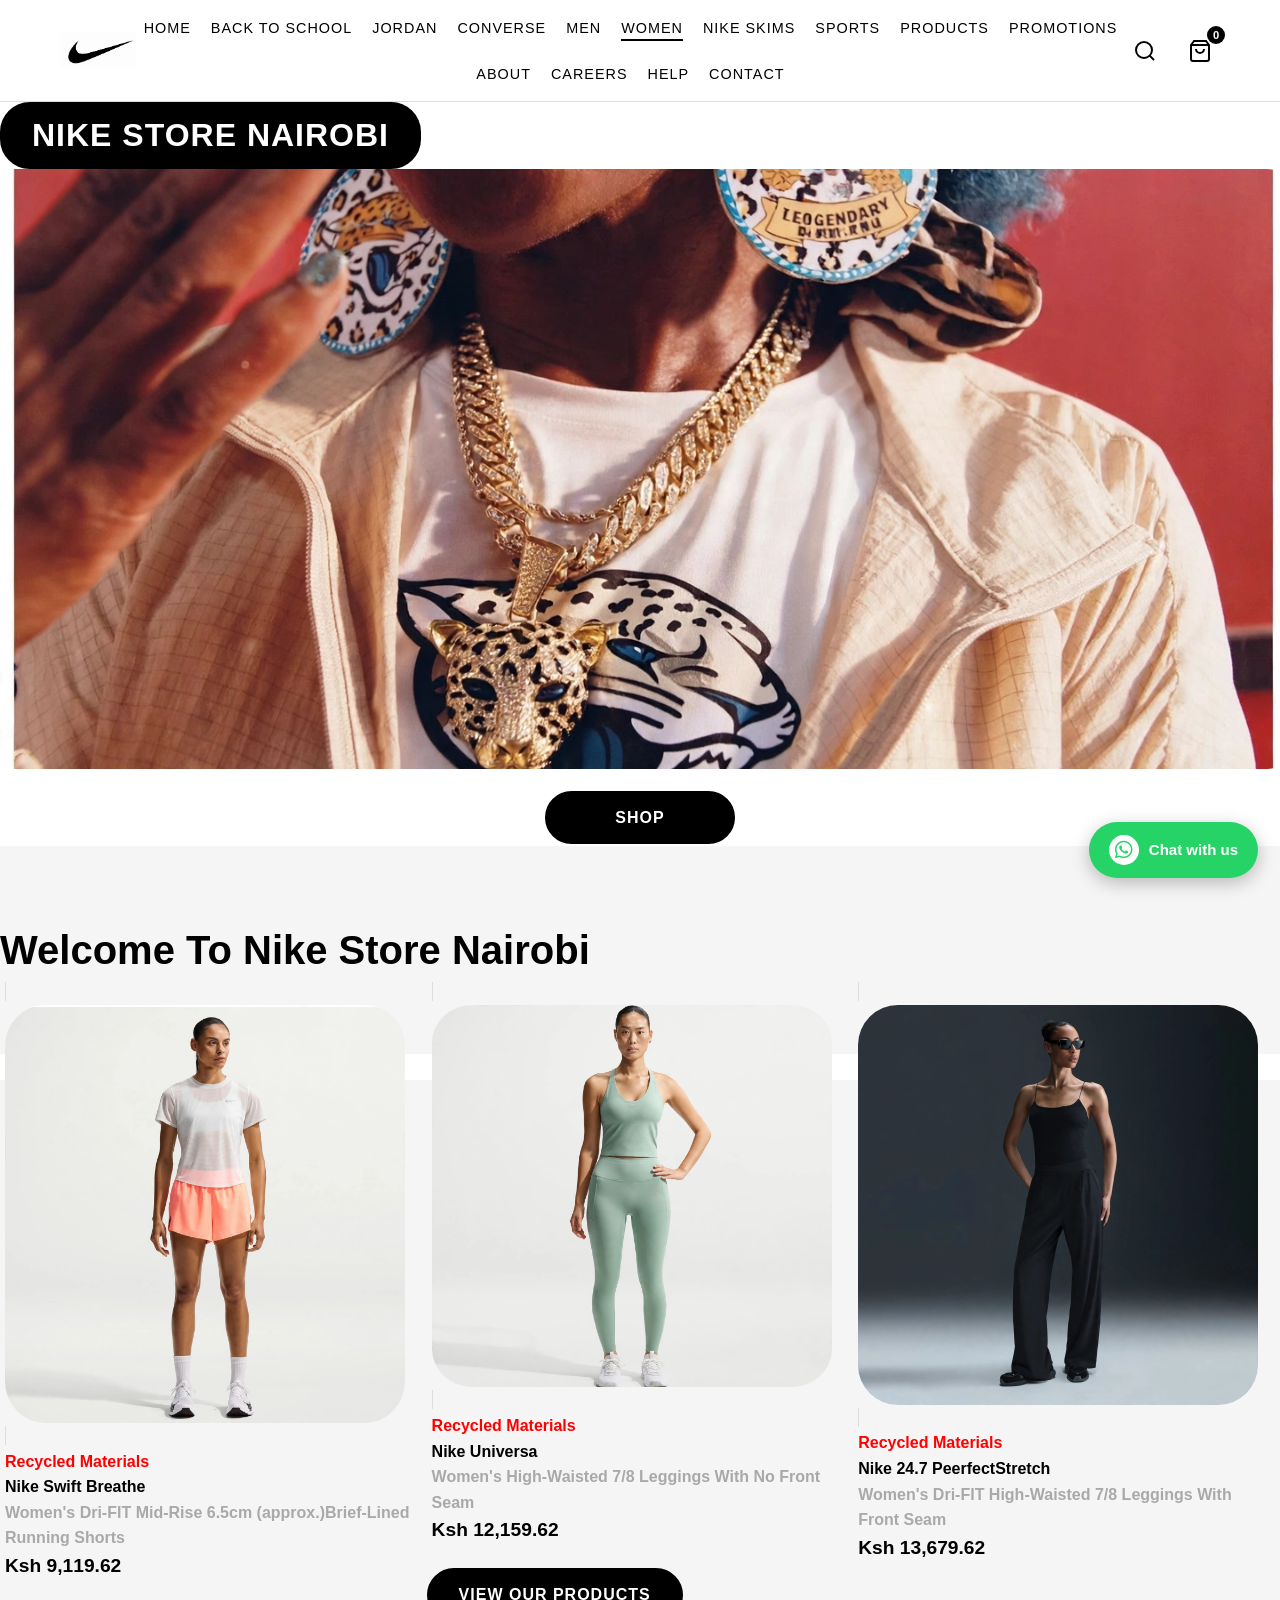
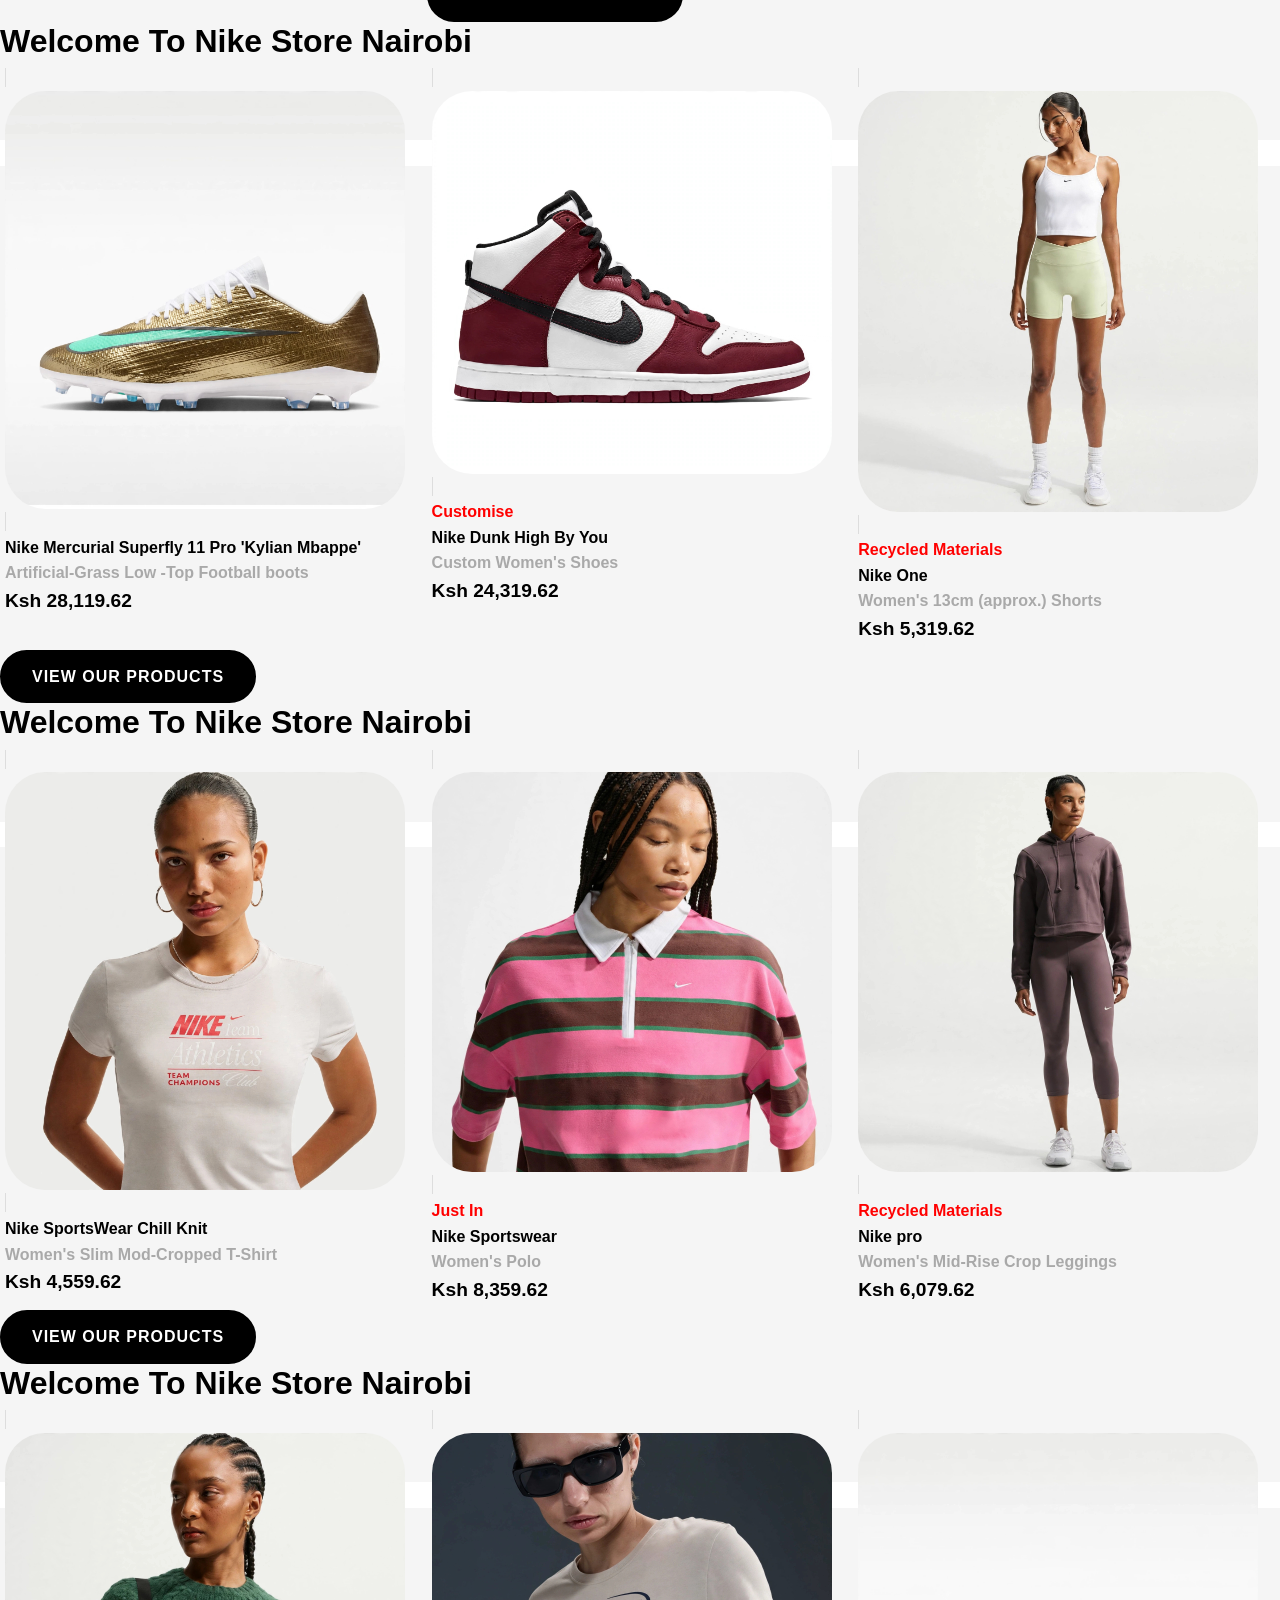
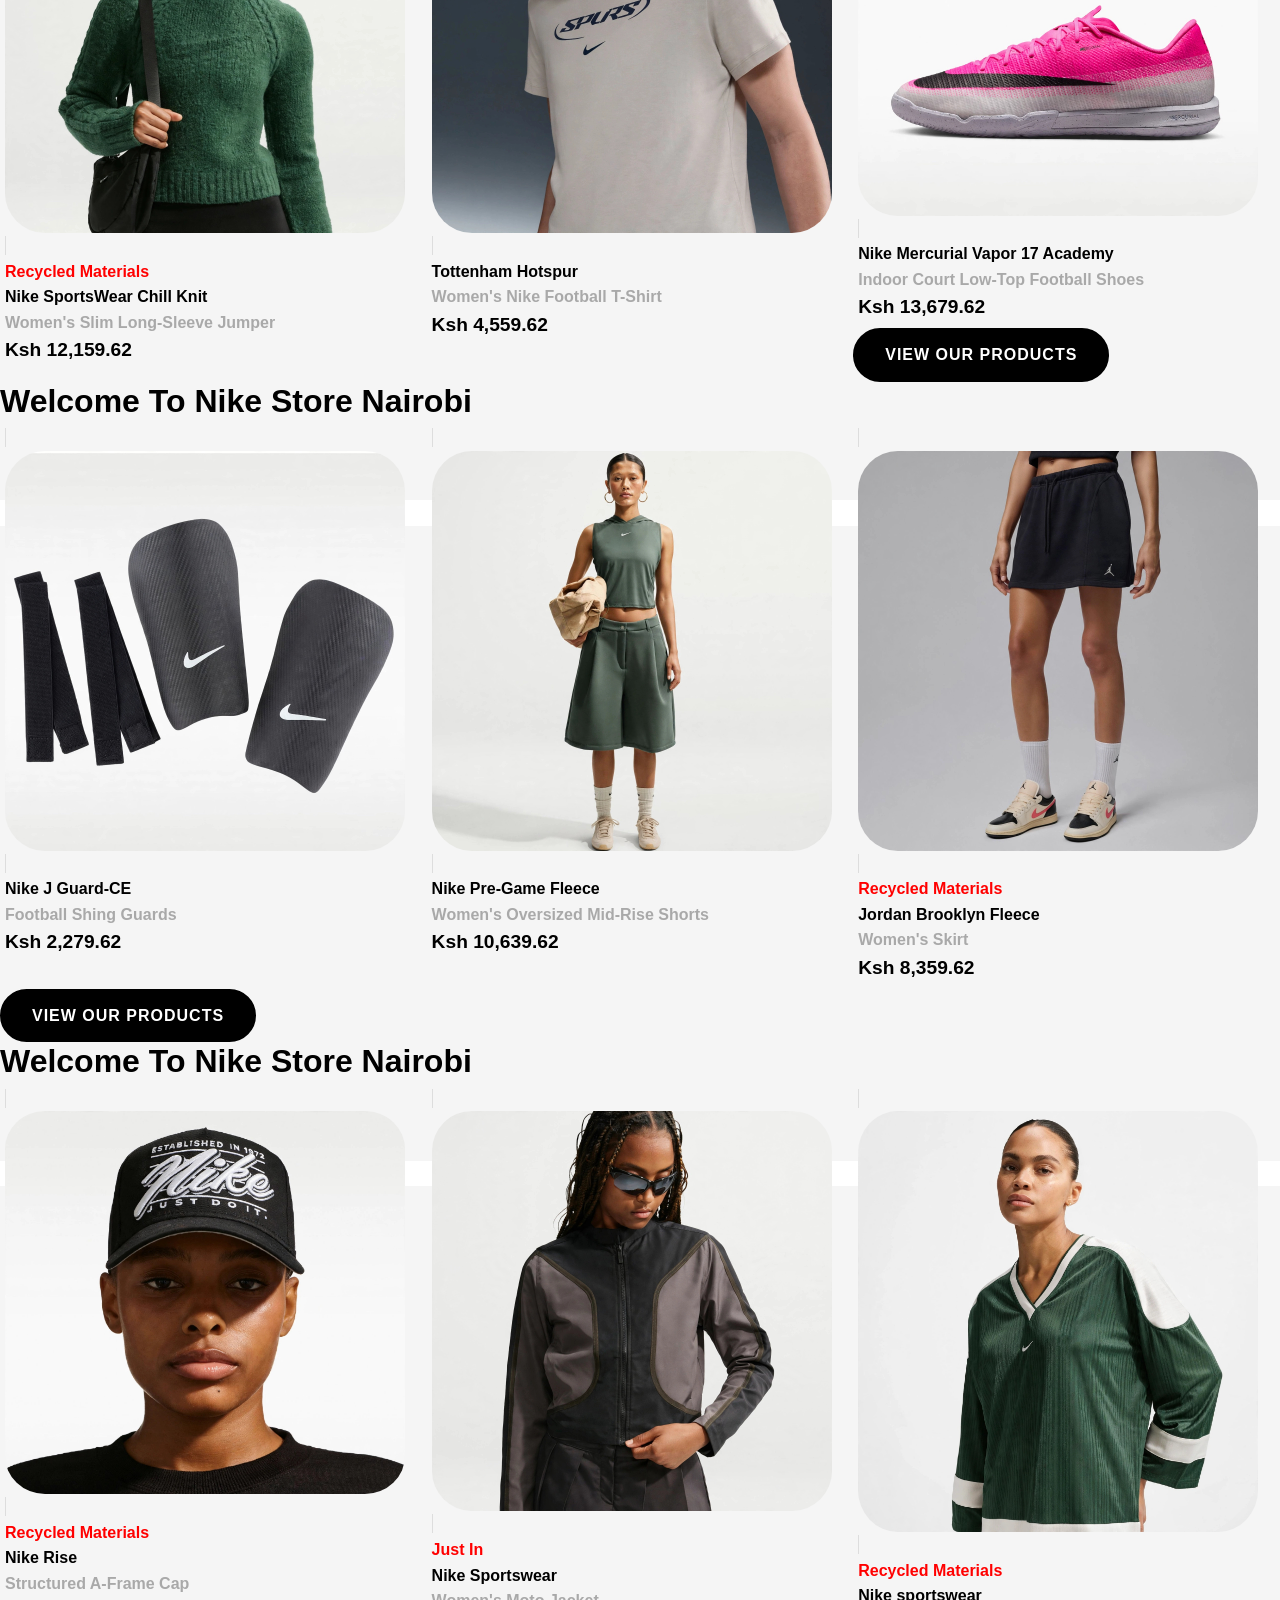
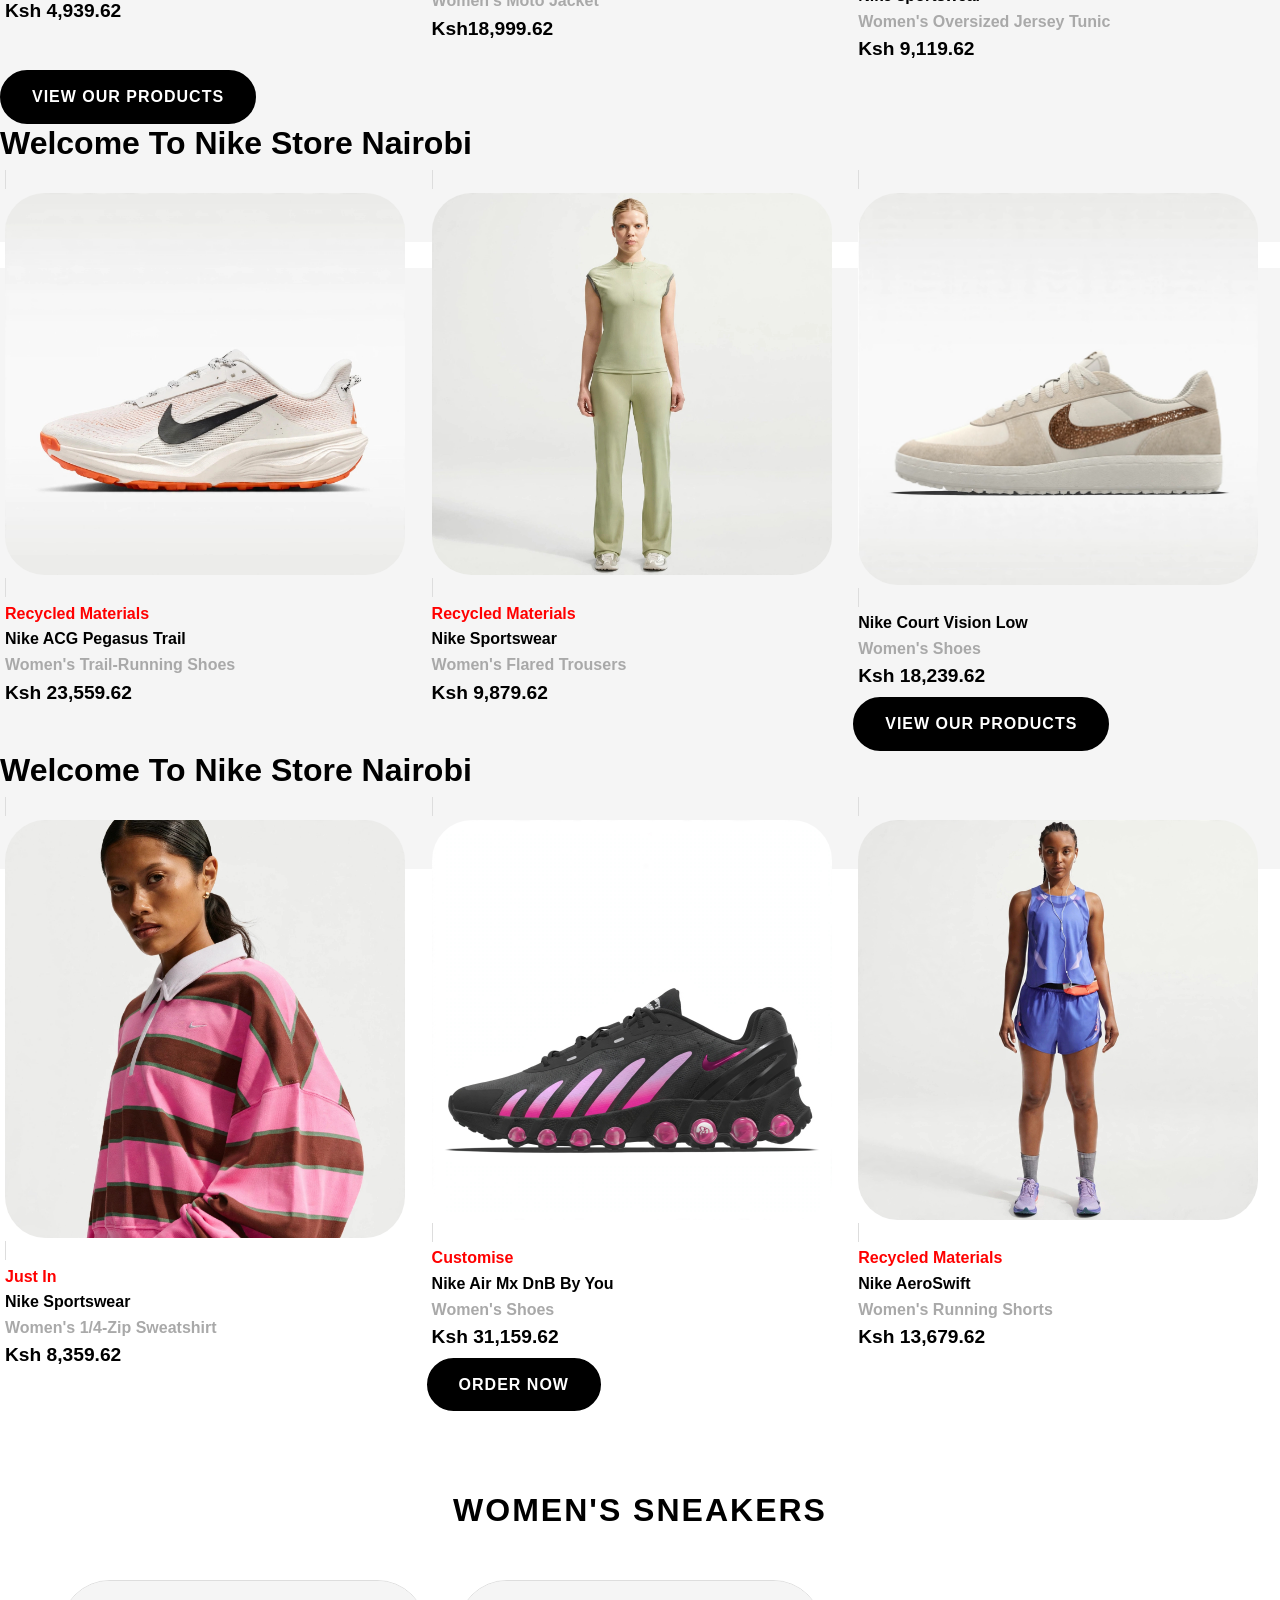
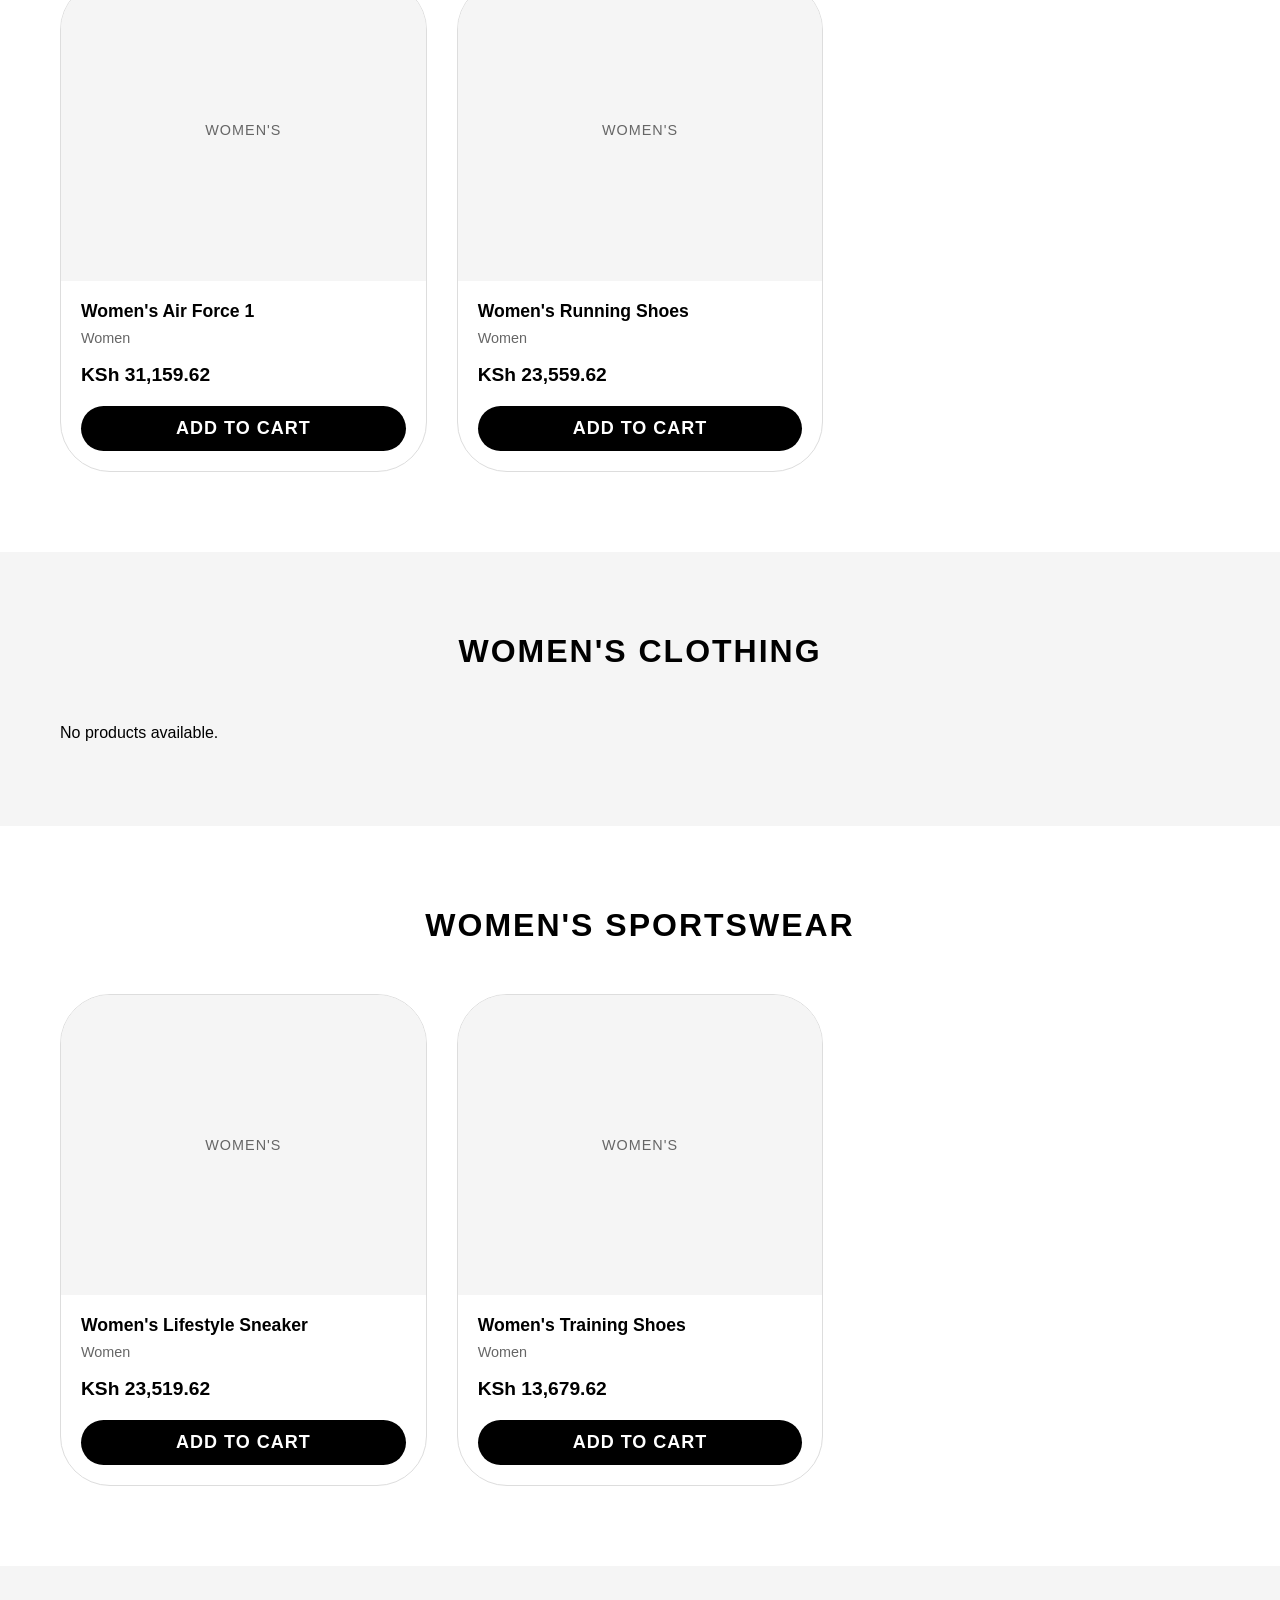
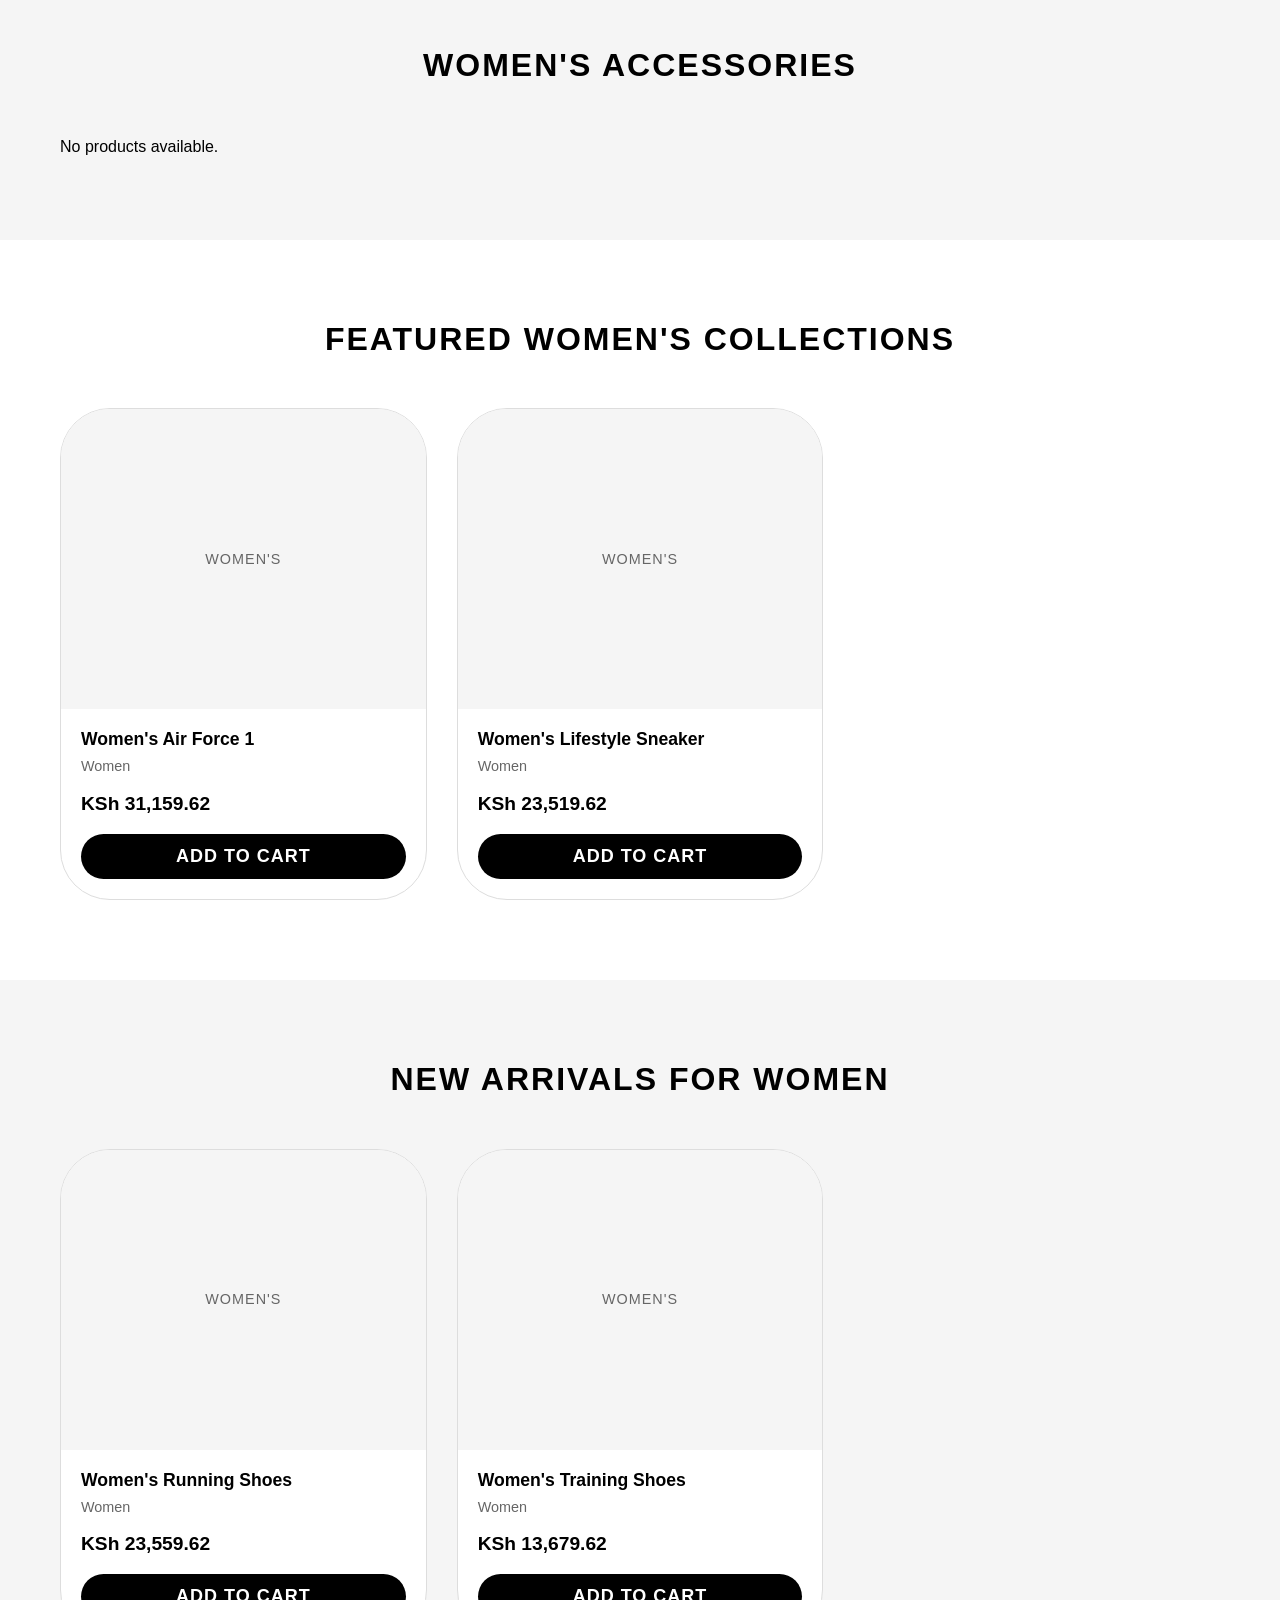
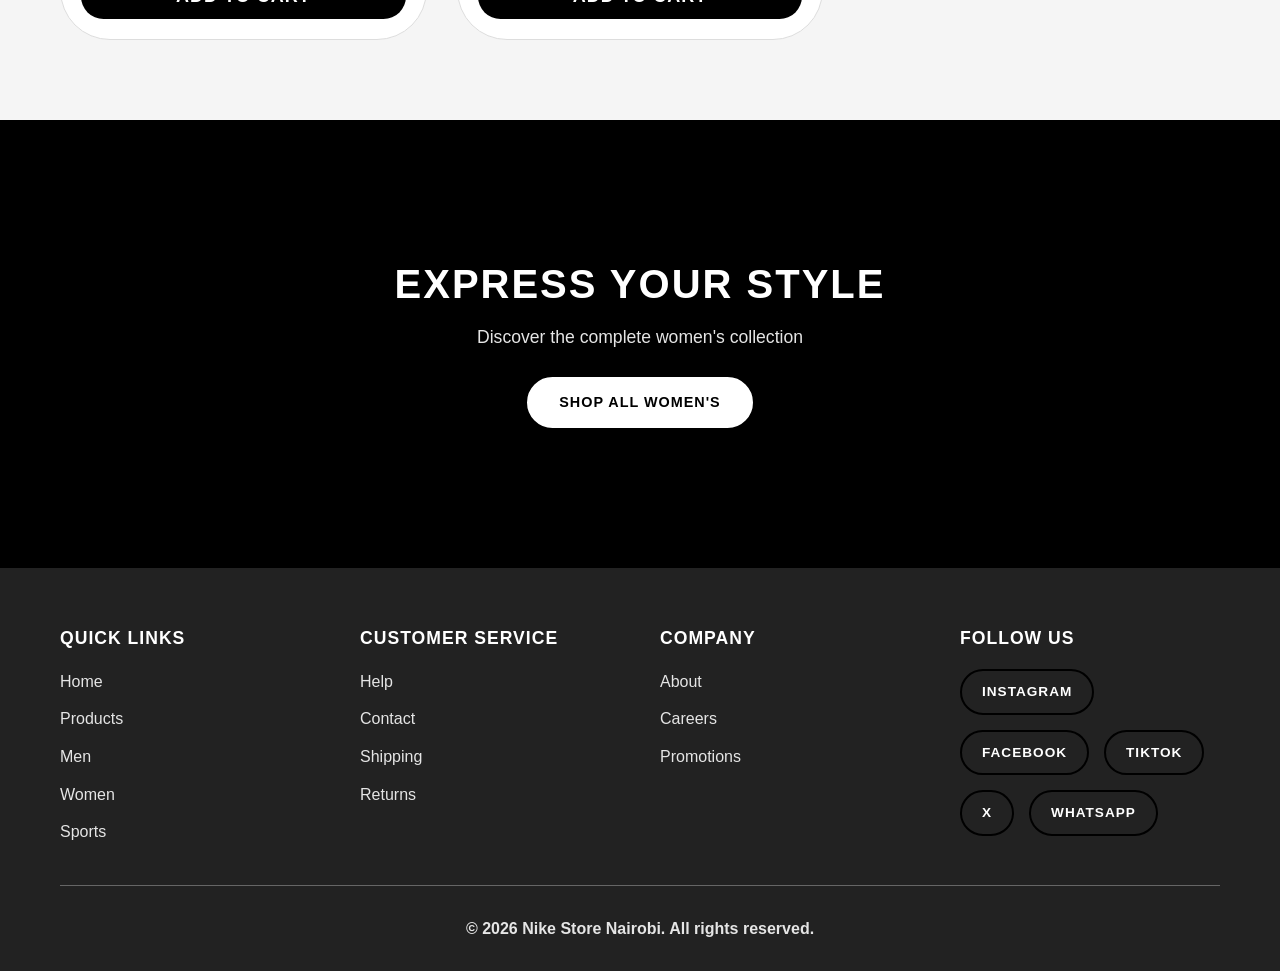
<file: women.html>
<!DOCTYPE html>
<html lang="en">
<head>
    <meta charset="UTF-8">
    <meta name="viewport" content="width=device-width, initial-scale=1.0">
    <meta name="description" content="Women's collection - Sneakers, clothing, sportswear, and accessories.">
    <title>Women | NIKE STORE NAIROBI KENYA.</title>
    <link rel="stylesheet" href="style.css">
<link
    rel="stylesheet"
    href="https://cdnjs.cloudflare.com/ajax/libs/font-awesome/6.5.2/css/all.min.css"
>
</head>
<body>
    <!-- Header -->
    <header class="header">
        <div class="header-container">
            <div class="logo">
      <a class="logo" href="index.html">
<img src="images/logo.png"  alt="logo" width="100" height="100">
            </a>
            </div>
            
            <nav class="nav-desktop">
                <ul class="nav-list">
                    <li><a href="index.html">Home</a></li>
                    <li><a href="backtoschoool.html">Back to School</a></li>
                    <li><a href="Jordan.html">Jordan</a></li>
                    <li><a href="converse.html">Converse</a></li>
                    <li><a href="men.html">Men</a></li>
                    <li><a href="women.html" class="active">Women</a></li>
                    <li><a href="nikeskims.html">Nike SKIMS</a></li>
                    <li><a href="sports.html">Sports</a></li>
                    <li><a href="products.html">Products</a></li>
                    <li><a href="promotions&discounts.html">Promotions</a></li>
                    <li><a href="about.html">About</a></li>
                    <li><a href="careers.html">Careers</a></li>
                    <li><a href="help.html">Help</a></li>
                    <li><a href="contact.html">Contact</a></li>
                </ul>
            </nav>
            
            <div class="header-actions">
                <button class="search-btn" aria-label="Open search">
                    <svg width="24" height="24" viewBox="0 0 24 24" fill="none" stroke="currentColor" stroke-width="2">
                        <circle cx="11" cy="11" r="8"></circle>
                        <path d="M21 21l-4.35-4.35"></path>
                    </svg>
                </button>
                
                <button class="cart-btn" aria-label="Open cart">
                    <svg width="24" height="24" viewBox="0 0 24 24" fill="none" stroke="currentColor" stroke-width="2">
                        <path d="M6 2L3 6v14a2 2 0 0 0 2 2h14a2 2 0 0 0 2-2V6l-3-4z"></path>
                        <line x1="3" y1="6" x2="21" y2="6"></line>
                        <path d="M16 10a4 4 0 0 1-8 0"></path>
                    </svg>
                    <span class="cart-count">0</span>
                </button>
                
                <button class="hamburger-btn" aria-label="Open navigation menu" aria-expanded="false" aria-controls="mobile-nav">
                    <span class="hamburger-line"></span>
                    <span class="hamburger-line"></span>
                    <span class="hamburger-line"></span>
                </button>
            </div>
        </div>
    </header>
    
    <!-- Search Overlay -->
    <div class="search-overlay" id="search-overlay">
        <div class="search-container">
            <button class="search-close" aria-label="Close search">&times;</button>
            <input type="text" class="search-input" placeholder="Search for products..." aria-label="Search products">
            <div class="search-results" id="search-results"></div>
        </div>
    </div>
    
    <!-- Cart Drawer -->
    <div class="cart-drawer" id="cart-drawer">
        <div class="cart-overlay"></div>
        <div class="cart-content">
            <div class="cart-header">
                <h2>Shopping Cart</h2>
                <button class="cart-close" aria-label="Close cart">&times;</button>
            </div>
            <div class="cart-items" id="cart-items"></div>
            <div class="cart-footer">
                <div class="cart-total">
                    <span>Total:</span>
                     <span class="checkout-total-price">KSh 0.00</span>
                <strong id="checkout-total-price">
                        KSh 0
                    </strong>
                </div>
            <button type="button" class="btn btn-primary btn-block checkout-btn" id="checkout-btn">
    Checkout
</button>  
                <button class="btn btn-secondary btn-block continue-shopping">Continue Shopping</button>
            </div>
        </div>
    </div>
     <!-- Checkout Modal -->
<div class="checkout-modal" id="checkout-modal">
    <div class="checkout-overlay"></div>

    <div class="checkout-content">

        <div class="checkout-header">
            <h2>Checkout</h2>
            <button type="button" class="checkout-close" id="checkout-close">
                &times;
            </button>
        </div>

        <form
            id="checkout-form"
            action="https://formspree.io/f/xkjgnynd"
            method="POST"
        >

            <h3>Customer Information</h3>

            <div class="form-group">
                <label for="customer-name">Full Name</label>
                <input
                    type="text"
                    id="customer-name"
                    name="customer_name"
                    placeholder="Enter your full name"
                    required
                >
            </div>

            <div class="form-group">
                <label for="customer-email">Email Address</label>
                <input
                    type="email"
                    id="customer-email"
                    name="customer_email"
                    placeholder="Enter your email"
                    required
                >
            </div>

            <div class="form-group">
                <label for="customer-phone">Phone Number</label>
                <input
                    type="tel"
                    id="customer-phone"
                    name="customer_phone"
                    placeholder="e.g. 0712345678"
                    required
                >
            </div>

            <div class="form-group">
                <label for="delivery-location">Delivery Location</label>
                <textarea
                    id="delivery-location"
                    name="delivery_location"
                    placeholder="Enter your delivery address/location"
                    rows="3"
                    required
                ></textarea>
            </div>

            <div class="form-group">
                <label for="payment-method">Payment Method</label>

                <select
                    id="payment-method"
                    name="payment_method"
                    required
                >
                    <option value="">Select payment method</option>
                    <option value="M-Pesa">M-Pesa</option>
                    <option value="Cash on Delivery">Cash on Delivery</option>
                    <option value="Bank Transfer">Bank Transfer</option>
                </select>
            </div>

            <!-- Cart order information will be inserted here -->
            <input type="hidden" name="order_items" id="order-items">

            <input type="hidden" name="order_total" id="order-total">

            <div class="checkout-summary">

                <h3>Order Summary</h3>

                <div id="checkout-items"></div>

                <div class="checkout-total">
                    <strong>Total:</strong>
                    <strong id="checkout-total-price">
                        KSh 0
                    </strong>
                </div>

            </div>

            <button
                type="submit"
                class="btn btn-primary btn-block"
            >
                Place Order
            </button>

        </form>

    </div>
</div>
    <!-- Mobile Navigation -->
    <div class="mobile-nav" id="mobile-nav">
        <div class="mobile-nav-content">
            <nav class="mobile-nav-list">
                <a href="index.html" class="mobile-nav-link" style="border-radius: 30px;">Home</a>
                <a href="backtoschoool.html" class="mobile-nav-link" style="border-radius: 30px;">Back to School</a>
                <a href="Jordan.html" class="mobile-nav-link" style="border-radius: 30px;">Jordan</a>
                <a href="converse.html" class="mobile-nav-link" style="border-radius: 30px;">Converse</a>
                <a href="men.html" class="mobile-nav-link" style="border-radius: 30px;">Men</a>
                <a href="women.html" class="mobile-nav-link active" style="border-radius: 30px;">Women</a>
                <a href="nikeskims.html" class="mobile-nav-link" style="border-radius: 30px;">Nike SKIMS</a>
                <a href="sports.html" class="mobile-nav-link" style="border-radius: 30px;">Sports</a>
                <a href="products.html" class="mobile-nav-link" style="border-radius: 30px;">Products</a>
                <a href="promotions&discounts.html" class="mobile-nav-link" style="border-radius: 30px;">Promotions</a>
                <a href="about.html" class="mobile-nav-link" style="border-radius: 30px;">About</a>
                <a href="careers.html" class="mobile-nav-link" style="border-radius: 30px;">Careers</a>
                <a href="help.html" class="mobile-nav-link" style="border-radius: 30px;">Help</a>
                <a href="contact.html" class="mobile-nav-link" style="border-radius: 30px;">Contact</a>
            </nav>
        </div>
    </div>
    
    <!-- Main Content -->
    <main class="main-content">
        <!-- Hero Section -->
         <section class="slider">
   <h2 class="btn btn-primary" style="border-radius: 30px;font-weight: bold;font-size: 2rem;"> NIKE STORE NAIROBI</h2>
            <div class="slides">

        <div class="slide">
            
         <div class="content">
          <img src="images/women.jpg" alt="Shoe 1" style="border-radius:1%;object-fit:cover;">
            <a href="products.html" class="btn btn-primary" style="border-radius: 30px;font-weight: bold;font-size: 1rem;">Shop</a>
        </div>
        </div>

        <div class="slide">
           <div class="content">
            <img src="images/women2.jpg" alt="Shoe 2" style="border-radius:1%;object-fit:cover;">
       <a href="products.html" class="btn btn-primary" style="border-radius: 30px;font-weight: bold;font-size: 1rem;">Shop</a>
        </div>
        </div>
<div class="slide">
            
         <div class="content">
          <img src="images/careers.jpg" alt="Shoe 1" style="border-radius:1%;object-fit:cover;">
            <a href="products.html" class="btn btn-primary" style="border-radius: 30px;font-weight: bold;font-size: 1rem;">Shop</a>
        </div>
        </div>

        <div class="slide">
           <div class="content">
            <img src="images/sports3.jpg" alt="Shoe 2" style="border-radius:1%;object-fit:cover;">
       <a href="products.html" class="btn btn-primary" style="border-radius: 30px;font-weight: bold;font-size: 1rem;">Shop</a>
        </div>
        </div>
        

    </div>
</section>
       
            <section class="section section-gray">
<h1>Welcome To Nike Store Nairobi</h1>
                <div class="row"></div>
             <div class="column" style="border-radius: 30px;">
                       <a href="products.html" class="category-card">
               
                        <img src="images/w1.jpg"  alt="w"  style="border-radius:10%;object-fit:cover;" width="400"  height="300">   
                   </a>
                        <div  style="color:red;font-weight: bold;">Recycled Materials</div>
                        <div  style="color:black;font-weight: bold;">Nike Swift Breathe</div>
                 <div  style="color:darkgrey;font-weight: bold;" >Women's Dri-FIT Mid-Rise 6.5cm (approx.)Brief-Lined Running Shorts</div>
                    <span style="font-weight:bold;font-size:1.2rem;">Ksh 9,119.62</span>
                
                </div>
        
                <div class="column" style="border-radius: 30px;">
                       <a href="products.html" class="category-card">
                
                        <img src="images/w2.jpg"  alt="w" style="border-radius:10%;object-fit:cover;" width="400"  height="300">   
                </a>
                        <div  style="color:red;font-weight: bold;">Recycled Materials</div>
                        <div  style="color:black;font-weight: bold;">Nike Universa</div>
                 <div  style="color:darkgrey;font-weight: bold;" >Women's High-Waisted 7/8 Leggings With No Front Seam</div>
                    <span style="font-weight:bold;font-size:1.2rem;">Ksh 12,159.62</span>
            
                </div>
        
         <div class="column" style="border-radius: 30px;">
                       <a href="products.html" class="category-card">
                
                        <img src="images/w3.jpg"  alt="w" style="border-radius:10%;object-fit:cover;" width="400"  height="300">   
                   </a>
                        <div  style="color:red;font-weight: bold;">Recycled Materials</div>
                        <div  style="color:black;font-weight: bold;">Nike 24.7 PeerfectStretch</div>
                 <div  style="color:darkgrey;font-weight: bold;" >Women's Dri-FIT High-Waisted 7/8 Leggings With  Front Seam</div>
                    <span style="font-weight:bold;font-size:1.2rem;">Ksh 13,679.62</span>
                
                </div>
           
            </section>
       <br>
            <section class="section section-gray">
<a href="products.html" class="btn btn-primary" style="border-radius: 30px;font-weight: bold;font-size: 1rem;">View Our Products</a>
                <h2>Welcome To Nike Store Nairobi</h2>
                <div class="row"></div>
             <div class="column" style="border-radius: 30px;">
                       <a href="products.html" class="category-card">
               
                        <img src="images/w4.jpg"  alt="w"  style="border-radius:10%;object-fit:cover;" width="400"  height="300">   
                 </a>
                        <div  style="color:black;font-weight: bold;">Nike Mercurial Superfly 11 Pro 'Kylian Mbappe'</div>
                 <div  style="color:darkgrey;font-weight: bold;" >Artificial-Grass Low -Top Football boots</div>
                   <span style="font-weight:bold;font-size:1.2rem;">Ksh 28,119.62</span>
                
                </div>
        
                <div class="column" style="border-radius: 30px;">
                       <a href="products.html" class="category-card">
                
                        <img src="images/w5.jpg"  alt="w"  style="border-radius:10%;object-fit:cover;" width="400"  height="300">   
                  </a>
                        <div  style="color:red;font-weight: bold;">Customise</div>
                        <div  style="color:black;font-weight: bold;">Nike Dunk High By You</div>
                 <div  style="color:darkgrey;font-weight: bold;" >Custom Women's Shoes</div>
                   <span style="font-weight:bold;font-size:1.2rem;">Ksh 24,319.62</span>
                
                </div>
        
         <div class="column" style="border-radius: 30px;">
                       <a href="products.html" class="category-card">
                
                        <img src="images/w6.jpg"  alt="w"  style="border-radius:10%;object-fit:cover;" width="400"  height="300">   
                 </a>
                        <div  style="color:red;font-weight: bold;">Recycled Materials</div>
                        <div  style="color:black;font-weight: bold;">Nike One</div>
                 <div  style="color:darkgrey;font-weight: bold;" >Women's 13cm (approx.) Shorts</div>
                   <span style="font-weight:bold;font-size:1.2rem;">Ksh 5,319.62</span>
        
                </div>
            </section>
         <br>
            <section class="section section-gray">
<a href="products.html" class="btn btn-primary" style="border-radius: 30px;font-weight: bold;font-size: 1rem;">View Our Products</a>
                <h2>Welcome To Nike Store Nairobi</h2>
                <div class="row"></div>
             <div class="column" style="border-radius: 30px;">
                       <a href="products.html" class="category-card">
                
                        <img src="images/w7.jpg"  alt="w"  style="border-radius:10%;object-fit:cover;" width="400"  height="300">   
                      </a>
                        <div  style="color:black;font-weight: bold;">Nike SportsWear Chill Knit</div>
                 <div  style="color:darkgrey;font-weight: bold;" >Women's Slim Mod-Cropped T-Shirt</div>
                    <span style="font-weight:bold;font-size:1.2rem;">Ksh 4,559.62</span>
                
                </div>
        
                <div class="column" style="border-radius: 30px;">
                       <a href="products.html" class="category-card">
                
                        <img src="images/w8.jpg"   alt="w"  style="border-radius:10%;object-fit:cover;" width="400"  height="300">   
                  </a>
                        <div  style="color:red;font-weight: bold;">Just In</div>
                        <div  style="color:black;font-weight: bold;">Nike Sportswear</div>
                 <div  style="color:darkgrey;font-weight: bold;" >Women's Polo</div>
                  <span style="font-weight:bold;font-size:1.2rem;">Ksh 8,359.62</span>
                
                </div>
        
         <div class="column" style="border-radius: 30px;">
                       <a href="products.html" class="category-card">
                
                        <img src="images/w9.jpg"   alt="w"  style="border-radius:10%;object-fit:cover;" width="400"  height="300">   
                   </a>
                        <div  style="color:red;font-weight: bold;">Recycled Materials</div>
                        <div  style="color:black;font-weight: bold;">Nike pro</div>
                 <div  style="color:darkgrey;font-weight: bold;" >Women's Mid-Rise Crop Leggings</div>
                  <span style="font-weight:bold;font-size:1.2rem;">Ksh 6,079.62</span>
                
                </div>
            </section>
        <br>
            <section class="section section-gray">
<a href="products.html" class="btn btn-primary" style="border-radius: 30px;font-weight: bold;font-size: 1rem;">View Our Products</a>
                <h2>Welcome To Nike Store Nairobi</h2>
                <div class="row"></div>
             <div class="column" style="border-radius: 30px;">
                       <a href="products.html" class="category-card">
                
                        <img src="images/w10.jpg"   alt="w"  style="border-radius:10%;object-fit:cover;" width="400"  height="300">   
                  </a>
                        <div  style="color:red;font-weight: bold;">Recycled Materials</div>
                        <div  style="color:black;font-weight: bold;">Nike SportsWear Chill Knit</div>
                 <div  style="color:darkgrey;font-weight: bold;" >Women's Slim Long-Sleeve Jumper</div>
                    <span style="font-weight:bold;font-size:1.2rem;">Ksh 12,159.62</span>
                
                </div>
        
                <div class="column" style="border-radius: 30px;">
                       <a href="products.html" class="category-card">
               
                        <img src="images/w11.jpg"   alt="w"  style="border-radius:10%;object-fit:cover;" width="400"  height="300">   
                  </a>
                        <div  style="color:black;font-weight: bold;">Tottenham Hotspur</div>
                 <div  style="color:darkgrey;font-weight: bold;" >Women's Nike Football T-Shirt</div>
                   <span style="font-weight:bold;font-size:1.2rem;">Ksh 4,559.62</span>
                
                </div>
        
         <div class="column" style="border-radius: 30px;">
                       <a href="products.html" class="category-card">
                
                        <img src="images/w12.jpg"   alt="w"  style="border-radius:10%;object-fit:cover;" width="400"  height="300">   
                  </a>
                        <div  style="color:black;font-weight: bold;">Nike Mercurial Vapor 17 Academy</div>
                 <div  style="color:darkgrey;font-weight: bold;" >Indoor Court Low-Top Football Shoes</div>
                   <span style="font-weight:bold;font-size:1.2rem;">Ksh 13,679.62</span>
                
                </div>
            </section>
        <br>
            <section class="section section-gray">
<a href="products.html" class="btn btn-primary" style="border-radius: 30px;font-weight: bold;font-size: 1rem;">View Our Products</a>
                <h2>Welcome To Nike Store Nairobi</h2>
                <div class="row"></div>
             <div class="column" style="border-radius: 30px;">
                       <a href="products.html" class="category-card">
                
                        <img src="images/w13.jpg"  alt="w"  style="border-radius:10%;object-fit:cover;" width="400"  height="300">   
                 </a>
                        <div  style="color:black;font-weight: bold;">Nike J Guard-CE</div>
                 <div  style="color:darkgrey;font-weight: bold;" >Football Shing Guards</div>
                  <span style="font-weight:bold;font-size:1.2rem;">Ksh 2,279.62</span>
                
                </div>
        
                <div class="column" style="border-radius: 30px;">
                       <a href="products.html" class="category-card">
               
                        <img src="images/w14.jpg"  alt="w"   style="border-radius:10%;object-fit:cover;" width="400"  height="300">   
                 </a>
                        <div  style="color:black;font-weight: bold;">Nike Pre-Game Fleece</div>
                 <div  style="color:darkgrey;font-weight: bold;" >Women's Oversized Mid-Rise Shorts</div>
                    <span style="font-weight:bold;font-size:1.2rem;">Ksh 10,639.62</span>
                
                </div>
        
         <div class="column" style="border-radius: 30px;">
                       <a href="products.html" class="category-card">
                
                        <img src="images/w15.jpg"  alt="w"   style="border-radius:10%;object-fit:cover;" width="400"  height="300">   
                  </a>
                        <div  style="color:red;font-weight: bold;">Recycled Materials</div>
                        <div  style="color:black;font-weight: bold;">Jordan Brooklyn Fleece</div>
                 <div  style="color:darkgrey;font-weight: bold;" >Women's Skirt</div>
                   <span style="font-weight:bold;font-size:1.2rem;">Ksh 8,359.62</span>
                
                </div>
            </section>
        <br>
            <section class="section section-gray">
<a href="products.html" class="btn btn-primary" style="border-radius: 30px;font-weight: bold;font-size: 1rem;">View Our Products</a>
                <h2>Welcome To Nike Store Nairobi</h2>
                <div class="row"></div>
             <div class="column" style="border-radius: 30px;">
                <a href="products.html" class="category-card">
                        <img src="images/w16.jpg"  alt="w"   style="border-radius:10%;object-fit:cover;" width="400"  height="300">   
                  </a>
                        <div  style="color:red;font-weight: bold;">Recycled Materials</div>
                        <div  style="color:black;font-weight: bold;">Nike Rise</div>
                 <div  style="color:darkgrey;font-weight: bold;" >Structured A-Frame Cap</div>
                  <span style="font-weight:bold;font-size:1.2rem;">Ksh 4,939.62</span>
                
                </div>
        
                <div class="column" style="border-radius: 30px;">
                       <a href="products.html" class="category-card">
               
                        <img src="images/w17.jpg"  alt="w"   style="border-radius:10%;object-fit:cover;" width="400"  height="300">   
                 </a>
                        <div  style="color:red;font-weight: bold;">Just In</div>
                        <div  style="color:black;font-weight: bold;">Nike Sportswear</div>
                 <div  style="color:darkgrey;font-weight: bold;" >Women's Moto Jacket</div>
                    <span style="font-weight:bold;font-size:1.2rem;">Ksh18,999.62</span>
                
                </div>
        
         <div class="column" style="border-radius: 30px;">
                       <a href="products.html" class="category-card">
                
                        <img src="images/w18.jpg"  alt="w"   style="border-radius:10%;object-fit:cover;" width="400"  height="300">   
                 </a>
                        <div  style="color:red;font-weight: bold;">Recycled Materials</div>
                        <div  style="color:black;font-weight: bold;">Nike sportswear</div>
                 <div  style="color:darkgrey;font-weight: bold;" >Women's Oversized Jersey Tunic</div>
                   <span style="font-weight:bold;font-size:1.2rem;">Ksh 9,119.62</span> 
                
                </div>
            </section>
        <br>
            <section class="section section-gray">
<a href="products.html" class="btn btn-primary" style="border-radius: 30px;font-weight: bold;font-size: 1rem;">View Our Products</a>
                <h2>Welcome To Nike Store Nairobi</h2>
                <div class="row"></div>
             <div class="column" style="border-radius: 30px;">
                       <a href="products.html" class="category-card">
                
                        <img src="images/w19.jpg"  alt="w"  style="border-radius:10%;object-fit:cover;" width="400"  height="300">   
                  </a>
                        <div  style="color:red;font-weight: bold;">Recycled Materials</div>
                        <div  style="color:black;font-weight: bold;">Nike ACG Pegasus Trail</div>
                 <div  style="color:darkgrey;font-weight: bold;" >Women's Trail-Running Shoes</div>
                    <span style="font-weight:bold;font-size:1.2rem;">Ksh 23,559.62</span>
            
                </div>
        
                <div class="column" style="border-radius: 30px;">
                       <a href="products.html" class="category-card">
                
                        <img src="images/w20.jpg"  alt="w"  style="border-radius:10%;object-fit:cover;" width="400"  height="300">   
                 </a>
                        <div  style="color:red;font-weight: bold;">Recycled Materials</div>
                        <div  style="color:black;font-weight: bold;">Nike Sportswear</div>
                 <div  style="color:darkgrey;font-weight: bold;" >Women's Flared Trousers</div>
                    <span style="font-weight:bold;font-size:1.2rem;">Ksh 9,879.62</span>
                
                </div>
        
         <div class="column" style="border-radius: 30px;">
                       <a href="products.html" class="category-card">
               
                        <img src="images/w21.jpg"  alt="w"  style="border-radius:10%;object-fit:cover;" width="400"  height="300">   
                </a>
                        <div  style="color:black;font-weight: bold;">Nike Court  Vision Low</div>
                 <div  style="color:darkgrey;font-weight: bold;" >Women's Shoes</div>
                   <span style="font-weight:bold;font-size:1.2rem;">Ksh 18,239.62</span>
                
                </div>
            </section>
        <br>
            <section class="section section-gray">
<a href="products.html" class="btn btn-primary" style="border-radius: 30px;font-weight: bold;font-size: 1rem;">View Our Products</a>
                <h2>Welcome To Nike Store Nairobi</h2>
                <div class="row"></div>
             <div class="column" style="border-radius: 30px;">
                       <a href="products.html" class="category-card">
               
                        <img src="images/w22.jpg"  alt="w"  style="border-radius:10%;object-fit:cover;" width="400"  height="300">   
                   </a>
                        <div  style="color:red;font-weight: bold;">Just In</div>
                        <div  style="color:black;font-weight: bold;">Nike Sportswear</div>
                 <div  style="color:darkgrey;font-weight: bold;" >Women's 1/4-Zip Sweatshirt</div>
                   <span style="font-weight:bold;font-size:1.2rem;">Ksh 8,359.62</span>
                
                </div>
        
                <div class="column" style="border-radius: 30px;">
                       <a href="products.html" class="category-card">
                
                        <img src="images/w23.jpg"  alt="w"  style="border-radius:10%;object-fit:cover;" width="400"  height="300">   
                  </a>
                        <div  style="color:red;font-weight: bold;">Customise</div>
                        <div  style="color:black;font-weight: bold;">Nike Air Mx DnB By You</div>
                 <div  style="color:darkgrey;font-weight: bold;" >Women's Shoes</div>
                 <span style="font-weight:bold;font-size:1.2rem;">Ksh 31,159.62</span>
                
                </div>
        
         <div class="column" style="border-radius: 30px;">
                       <a href="products.html" class="category-card">
                
                        <img src="images/w24.jpg"  alt="w"  style="border-radius:10%;object-fit:cover;" width="400"  height="300">   
                 </a>
                        <div  style="color:red;font-weight: bold;">Recycled Materials</div>
                        <div  style="color:black;font-weight: bold;">Nike AeroSwift</div>
                 <div  style="color:darkgrey;font-weight: bold;" >Women's Running Shorts</div>
                 <span style="font-weight:bold;font-size:1.2rem;">Ksh 13,679.62</span>
                
                </div>
            </section>
        <a href="contact.html" class="btn btn-primary" style="border-radius: 30px;font-weight: bold;font-size: 1rem;">Order Now</a>
           
           
           
           
           
           
        <!-- Women's Sneakers -->
        <section class="section">
            <div class="container">
                <h2 class="section-title">Women's Sneakers</h2>
                <div class="products-grid" id="women-sneakers"></div>
            </div>
        </section>
        
        <!-- Women's Clothing -->
        <section class="section section-gray">
            <div class="container">
                <h2 class="section-title">Women's Clothing</h2>
                <div class="products-grid" id="women-clothing"></div>
            </div>
        </section>
        
        <!-- Women's Sportswear -->
        <section class="section">
            <div class="container">
                <h2 class="section-title">Women's Sportswear</h2>
                <div class="products-grid" id="women-sportswear"></div>
            </div>
        </section>
        
        <!-- Accessories -->
        <section class="section section-gray">
            <div class="container">
                <h2 class="section-title">Women's Accessories</h2>
                <div class="products-grid" id="women-accessories"></div>
            </div>
        </section>
        
        <!-- Featured Collections -->
        <section class="section">
            <div class="container">
                <h2 class="section-title">Featured Women's Collections</h2>
                <div class="products-grid" id="women-featured"></div>
            </div>
        </section>
        
        <!-- New Arrivals -->
        <section class="section section-gray">
            <div class="container">
                <h2 class="section-title">New Arrivals for Women</h2>
                <div class="products-grid" id="women-new"></div>
            </div>
        </section>
        
        <!-- CTA Section -->
        <section class="section section-black">
            <div class="container">
                <div class="promo-content">
                    <h2 class="promo-title">Express Your Style</h2>
                    <p class="promo-text">Discover the complete women's collection</p>
                    <a href="women.html" class="btn btn-white" style="border-radius: 30px;">Shop All Women's</a>
                </div>
            </div>
        </section>
    </main>
    
    <!-- Footer -->
    <footer class="footer">
        <div class="container">
            <div class="footer-grid">
                <div class="footer-section">
                    <h3 class="footer-title">Quick Links</h3>
                    <ul class="footer-links">
                        <li><a href="index.html">Home</a></li>
                        <li><a href="products.html">Products</a></li>
                        <li><a href="men.html">Men</a></li>
                        <li><a href="women.html">Women</a></li>
                        <li><a href="sports.html">Sports</a></li>
                    </ul>
                </div>
                
                <div class="footer-section">
                    <h3 class="footer-title">Customer Service</h3>
                    <ul class="footer-links">
                        <li><a href="help.html">Help</a></li>
                        <li><a href="contact.html">Contact</a></li>
                        <li><a href="help.html#shipping">Shipping</a></li>
                        <li><a href="help.html#returns">Returns</a></li>
                    </ul>
                </div>
                
                <div class="footer-section">
                    <h3 class="footer-title">Company</h3>
                    <ul class="footer-links">
                        <li><a href="about.html">About</a></li>
                        <li><a href="careers.html">Careers</a></li>
                        <li><a href="promotions&discounts.html">Promotions</a></li>
                    </ul>
                </div>
                
                <div class="footer-section">
                    <h3 class="footer-title">Follow Us</h3>
                    <div class="social-links">
                       <a href="https://www.instagram.com/nike_nairobi_store" target="_blank" class="social-link" aria-label="Instagram" style="border-radius: 30px;">Instagram</a>
                        <a href="https://www.facebook.com/profile.php?id=61590626879224&mibextid=rS40aB7S9Ucbxw6v" target="_blank" class="social-link" aria-label="Facebook" style="border-radius: 30px;">Facebook</a>
                        <a href="https://www.tiktok.com/@nike.store.nairobi" target="_blank" class="social-link"  aria-label="TikTok"  style="border-radius: 30px;">TikTok</a>
                        <a href="https://x.com/@nike_nairobi_ke"  target="_blank" class="social-link" aria-label="X" style="border-radius: 30px;">X</a>
                        <a href="https://wa.me/+254762062060"   target="_blank" class="social-link" aria-label="WhatsApp" style="border-radius: 30px;">WhatsApp</a> 
                    </div>
                </div>
            </div>
            
            <div class="footer-bottom">
                <p style="font-weight:bold;">&copy; 2026 Nike Store Nairobi. All rights reserved.</p>
            </div>
        </div>
    </footer>
    
    <script src="script.js"></script>
<!-- Floating WhatsApp Button -->
<a
    href="https://wa.me/+254762062060?text=Hello%20I%20would%20like%20to%20make%20an%20inquiry."
    class="whatsapp-float"
    target="_blank"
    rel="noopener noreferrer"
    aria-label="Chat with us on WhatsApp"
>
    <span class="whatsapp-icon">
        <i class="fa-brands fa-whatsapp"></i>
    </span>

    <span class="whatsapp-text">Chat with us</span>
</a>
</body>
</html>
</file>
<file: style.css>
/* ========================================
   CSS VARIABLES
======================================== */
:root {
    --black: #000000;
    --white: #ffffff;
    --gray: #f5f5f5;
    --dark-gray: #222222;
    --medium-gray: #666666;
    --light-gray: #e5e5e5;
    --border-color: #dddddd;
    --transition: all 0.3s ease;
}

/* ========================================
   RESET & BASE STYLES
======================================== */
* {
    margin: 0;
    padding: 0;
    box-sizing: border-box;
}

html {
    scroll-behavior: smooth;
}

body {
    font-family: -apple-system, BlinkMacSystemFont, 'Segoe UI', Roboto, Oxygen, Ubuntu, Cantarell, sans-serif;
    color: var(--black);
    background-color: var(--white);
    line-height: 1.6;
    overflow-x: hidden;
}

body.menu-open {
    overflow: hidden;
}

img {
    max-width: 100%;
    height: auto;
    display: block;
}

a {
    text-decoration: none;
    color: inherit;
    transition: var(--transition);
}

button {
    cursor: pointer;
    border: none;
    background: none;
    font-family: inherit;
    transition: var(--transition);
}

ul {
    list-style: none;
}

/* ========================================
   TYPOGRAPHY
======================================== */
h1, h2, h3, h4, h5, h6 {
    font-weight: 600;
    line-height: 1.2;
}

h1 { font-size: 2.5rem; }
h2 { font-size: 2rem; }
h3 { font-size: 1.5rem; }

@media (max-width: 768px) {
    h1 { font-size: 2rem; }
    h2 { font-size: 1.5rem; }
    h3 { font-size: 1.25rem; }
}

/* ========================================
   CONTAINER & LAYOUT
======================================== */
.container {
    max-width: 1200px;
    margin: 0 auto;
    padding: 0 20px;
}

.main-content {
    min-height: calc(100vh - 500px);
}

/* ========================================
   HEADER
======================================== */
.header {
    background-color: var(--white);
    border-bottom: 1px solid var(--border-color);
    position: sticky;
    top: 0;
    z-index: 1000;
}

.header-container {
    max-width: 1200px;
    margin: 0 auto;
    padding: 15px 20px;
    display: flex;
    justify-content: space-between;
    align-items: center;
}

.logo a {
    font-size: 1.5rem;
    font-weight: 700;
    letter-spacing: 2px;
    text-transform: uppercase;
}

/* Desktop Navigation */
.nav-desktop {
    display: none;
}

@media (min-width: 1200px) {
    .nav-desktop {
        display: block;
    }
}

.nav-list {
    display: flex;
    gap: 20px;
    flex-wrap: wrap;
    justify-content: center;
}

.nav-list a {
    font-size: 0.9rem;
    text-transform: uppercase;
    letter-spacing: 1px;
    padding: 5px 0;
    position: relative;
}

.nav-list a::after {
    content: '';
    position: absolute;
    bottom: 0;
    left: 0;
    width: 0;
    height: 2px;
    background-color: var(--black);
    transition: var(--transition);
}

.nav-list a:hover::after,
.nav-list a.active::after {
    width: 100%;
}

/* Header Actions */
.header-actions {
    display: flex;
    align-items: center;
    gap: 15px;
}

.search-btn,
.cart-btn,
.hamburger-btn {
    padding: 8px;
    display: flex;
    align-items: center;
    justify-content: center;
    background: transparent;
    border: none;
    cursor: pointer;
    transition: var(--transition);
}

.search-btn:hover,
.cart-btn:hover,
.hamburger-btn:hover {
    transform: scale(1.1);
}

.cart-btn {
    position: relative;
}

.cart-count {
    position: absolute;
    top: -5px;
    right: -5px;
    background-color: var(--black);
    color: var(--white);
    font-size: 0.7rem;
    font-weight: 600;
    width: 18px;
    height: 18px;
    border-radius: 50%;
    display: flex;
    align-items: center;
    justify-content: center;
}

/* Hamburger Button */
.hamburger-btn {
    flex-direction: column;
    gap: 5px;
    padding: 10px;
}

.hamburger-line {
    width: 25px;
    height: 2px;
    background-color: var(--black);
    transition: var(--transition);
}

.hamburger-btn[aria-expanded="true"] .hamburger-line:nth-child(1) {
    transform: rotate(45deg) translate(5px, 5px);
}

.hamburger-btn[aria-expanded="true"] .hamburger-line:nth-child(2) {
    opacity: 0;
}

.hamburger-btn[aria-expanded="true"] .hamburger-line:nth-child(3) {
    transform: rotate(-45deg) translate(5px, -5px);
}

/* ========================================
   MOBILE NAVIGATION
======================================== */
.mobile-nav {
    position: fixed;
    top: 0;
    right: -100%;
    width: 100%;
    max-width: 400px;
    height: 100vh;
    background-color: var(--white);
    z-index: 1001;
    transition: var(--transition);
    overflow-y: auto;
    box-shadow: -5px 0 15px rgba(0, 0, 0, 0.1);
}

.mobile-nav.active {
    right: 0;
}

.mobile-nav-content {
    padding: 80px 30px 30px;
}

.mobile-nav-list {
    display: flex;
    flex-direction: column;
    gap: 15px;
}

.mobile-nav-link {
    font-size: 1.1rem;
    text-transform: uppercase;
    letter-spacing: 1px;
    padding: 15px 0;
    border-bottom: 1px solid var(--light-gray);
    display: block;
}

.mobile-nav-link:hover,
.mobile-nav-link.active {
    padding-left: 10px;
    background-color: var(--gray);
}

/* Mobile Nav Overlay */
.mobile-nav::before {
    content: '';
    position: fixed;
    top: 0;
    left: 0;
    width: 100%;
    height: 100%;
    background-color: rgba(0, 0, 0, 0.5);
    opacity: 0;
    visibility: hidden;
    transition: var(--transition);
    z-index: -1;
}

.mobile-nav.active::before {
    opacity: 1;
    visibility: visible;
}

/* ========================================
   SEARCH OVERLAY
======================================== */
.search-overlay {
    position: fixed;
    top: 0;
    left: 0;
    width: 100%;
    height: 100%;
    background-color: rgba(255, 255, 255, 0.98);
    z-index: 2000;
    display: flex;
    align-items: flex-start;
    justify-content: center;
    padding-top: 100px;
    opacity: 0;
    visibility: hidden;
    transition: var(--transition);
}

.search-overlay.active {
    opacity: 1;
    visibility: visible;
}

.search-container {
    width: 100%;
    max-width: 600px;
    padding: 20px;
    position: relative;
}

.search-close {
    position: absolute;
    top: -40px;
    right: 20px;
    font-size: 2rem;
    color: var(--black);
    background: transparent;
    border: none;
    cursor: pointer;
    transition: var(--transition);
}

.search-close:hover {
    transform: scale(1.2);
}

.search-input {
    width: 100%;
    padding: 20px;
    font-size: 1.2rem;
    border: 2px solid var(--black);
    border-radius: 5px;
    outline: none;
}

.search-results {
    margin-top: 20px;
    max-height: 400px;
    overflow-y: auto;
}

.search-result-item {
    padding: 15px;
    border-bottom: 1px solid var(--light-gray);
    cursor: pointer;
    transition: var(--transition);
}

.search-result-item:hover {
    background-color: var(--gray);
}

.no-results {
    text-align: center;
    padding: 40px 20px;
    color: var(--medium-gray);
}

/* ========================================
   CART DRAWER
======================================== */
.cart-drawer {
    position: fixed;
    top: 0;
    right: -100%;
    width: 100%;
    max-width: 450px;
    height: 100vh;
    background-color: var(--white);
    z-index: 2000;
    transition: var(--transition);
    display: flex;
    flex-direction: column;
    box-shadow: -5px 0 15px rgba(0, 0, 0, 0.1);
}

.cart-drawer.active {
    right: 0;
}

.cart-overlay {
    position: fixed;
    top: 0;
    left: 0;
    width: 100%;
    height: 100%;
    background-color: rgba(0, 0, 0, 0.5);
    opacity: 0;
    visibility: hidden;
    transition: var(--transition);
    z-index: -1;
}

.cart-drawer.active .cart-overlay {
    opacity: 1;
    visibility: visible;
}

.cart-content {
    flex: 1;
    display: flex;
    flex-direction: column;
    overflow: hidden;
}

.cart-header {
    padding: 20px;
    border-bottom: 1px solid var(--border-color);
    display: flex;
    justify-content: space-between;
    align-items: center;
}

.cart-header h2 {
    font-size: 1.5rem;
}

.cart-close {
    font-size: 2rem;
    color: var(--black);
    background: transparent;
    border: none;
    cursor: pointer;
    transition: var(--transition);
}

.cart-close:hover {
    transform: scale(1.2);
}

.cart-items {
    flex: 1;
    overflow-y: auto;
    padding: 20px;
}

.cart-item {
    display: flex;
    gap: 15px;
    padding: 15px 0;
    border-bottom: 1px solid var(--light-gray);
}

.cart-item-image {
    width: 80px;
    height: 80px;
    background-color: var(--gray);
    display: flex;
    align-items: center;
    justify-content: center;
    flex-shrink: 0;
}

.cart-item-details {
    flex: 1;
    display: flex;
    flex-direction: column;
    gap: 8px;
}

.cart-item-name {
    font-weight: 600;
    font-size: 0.95rem;
}

.cart-item-price {
    color: var(--medium-gray);
    font-size: 0.9rem;
}

.cart-item-controls {
    display: flex;
    align-items: center;
    gap: 10px;
    margin-top: 5px;
}

.quantity-btn {
    width: 30px;
    height: 30px;
    border: 1px solid var(--border-color);
    background-color: var(--white);
    display: flex;
    align-items: center;
    justify-content: center;
    font-size: 1.2rem;
    transition: var(--transition);
}

.quantity-btn:hover {
    background-color: var(--black);
    color: var(--white);
}

.cart-item-quantity {
    min-width: 30px;
    text-align: center;
    font-weight: 600;
}

.remove-item-btn {
    margin-left: auto;
    color: var(--medium-gray);
    font-size: 0.85rem;
    text-transform: uppercase;
    transition: var(--transition);
}

.remove-item-btn:hover {
    color: var(--black);
}

.cart-footer {
    padding: 20px;
    border-top: 1px solid var(--border-color);
    background-color: var(--white);
}

.cart-total {
    display: flex;
    justify-content: space-between;
    align-items: center;
    margin-bottom: 15px;
    font-size: 1.2rem;
    font-weight: 600;
}

.checkout-btn,
.continue-shopping {
    width: 100%;
    padding: 15px;
    margin-bottom: 10px;
    font-size: 1rem;
    text-transform: uppercase;
    letter-spacing: 1px;
    transition: var(--transition);
}

.empty-cart-message {
    text-align: center;
    padding: 40px 20px;
    color: var(--medium-gray);
}

/* ========================================
   BUTTONS
======================================== */
.btn {
    display: inline-block;
    padding: 12px 30px;
    font-size: 0.9rem;
    text-transform: uppercase;
    letter-spacing: 1px;
    font-weight: 600;
    transition: var(--transition);
    text-align: center;
}

.btn-primary {
    background-color: var(--black);
    color: var(--white);
    border: 2px solid var(--black);
}

.btn-primary:hover {
    background-color: var(--white);
    color: var(--black);
}

.btn-secondary {
    background-color: var(--white);
    color: var(--black);
    border: 2px solid var(--black);
}

.btn-secondary:hover {
    background-color: var(--black);
    color: var(--white);
}

.btn-white {
    background-color: var(--white);
    color: var(--black);
    border: 2px solid var(--white);
}

.btn-white:hover {
    background-color: transparent;
    color: var(--white);
}

.btn-block {
    display: block;
    width: 100%;
}

/* ========================================
   HERO SECTION
======================================== */
.hero {
    min-height: 80vh;
    display: flex;
    align-items: center;
    justify-content: center;
    background-color: var(--gray);
    padding: 60px 20px;
}

.hero-content {
    text-align: center;
    max-width: 800px;
}

.hero-title {
    font-size: 3.5rem;
    margin-bottom: 20px;
    text-transform: uppercase;
    letter-spacing: 3px;
}

.hero-subtitle {
    font-size: 1.2rem;
    color: var(--medium-gray);
    margin-bottom: 30px;
}

.hero-buttons {
    display: flex;
    gap: 15px;
    justify-content: center;
    flex-wrap: wrap;
}

.hero-image {
    margin-top: 40px;
}

.hero-placeholder {
    width: 100%;
    max-width: 600px;
    height: 400px;
    background-color: var(--light-gray);
    margin: 0 auto;
    display: flex;
    align-items: center;
    justify-content: center;
    font-size: 1.5rem;
    color: var(--medium-gray);
    text-transform: uppercase;
    letter-spacing: 2px;
}

.hero-small {
    min-height: 40vh;
    padding: 40px 20px;
}

.hero-black {
    background-color: var(--black);
    color: var(--white);
}

.hero-black .hero-subtitle {
    color: var(--light-gray);
}

@media (max-width: 768px) {
    .hero-title {
        font-size: 2rem;
    }
    
    .hero-subtitle {
        font-size: 1rem;
    }
}

/* ========================================
   SECTIONS
======================================== */
.section {
    padding: 80px 0;
}

.section-gray {
    background-color: var(--gray);
}

.section-black {
    background-color: var(--black);
    color: var(--white);
}

.section-title {
    text-align: center;
    margin-bottom: 50px;
    text-transform: uppercase;
    letter-spacing: 2px;
    font-size: 2rem;
}

/* ========================================
   PRODUCTS GRID
======================================== */
.products-grid {
    display: grid;
    grid-template-columns: repeat(auto-fill, minmax(280px, 1fr));
    gap: 30px;
}

.product-card {
    background-color: var(--white);
    border: 1px solid var(--border-color);
    transition: var(--transition);
    overflow: hidden;
border-radius: 50px;
}

.product-card:hover {
    transform: translateY(-5px);
    box-shadow: 0 10px 30px rgba(0, 0, 0, 0.1);
}

.product-image {
    width: 100%;
    height: 300px;
    background-color: var(--gray);
    display: flex;
    align-items: center;
    justify-content: center;
    position: relative;
    overflow: hidden;
}

.product-image-placeholder {
    color: var(--medium-gray);
    text-transform: uppercase;
    letter-spacing: 1px;
    font-size: 0.9rem;
}

.product-info {
    padding: 20px;
}

.product-name {
    font-size: 1.1rem;
    font-weight: 600;
    margin-bottom: 5px;
}

.product-category {
    color: var(--medium-gray);
    font-size: 0.9rem;
    margin-bottom: 10px;
}

.product-price {
    font-size: 1.2rem;
    font-weight: 700;
    margin-bottom: 15px;
}

.add-to-cart-btn {
    width: 100%;
    padding: 12px;
    background-color: var(--black);
    color: var(--white);
    text-transform: uppercase;
    letter-spacing: 1px;
    font-weight: 600;
    transition: var(--transition);
}

.add-to-cart-btn:hover {
    background-color: var(--white);
    color: var(--black);
    border: 2px solid var(--black);
}

/* ========================================
   CATEGORIES
======================================== */
.categories-grid {
    display: grid;
    grid-template-columns: repeat(auto-fit, minmax(200px, 1fr));
    gap: 20px;

}

.category-card {
    background-color: var(--white);
    border: 1px solid var(--border-color);
    transition: var(--transition);
    overflow: hidden;
}

.category-card:hover {
    transform: translateY(-5px);
    box-shadow: 0 10px 30px rgba(0, 0, 0, 0.1);
}

.category-placeholder {
    height: 250px;
    background-color: var(--gray);
    display: flex;
    align-items: center;
    justify-content: center;
    font-size: 1.5rem;
    text-transform: uppercase;
    letter-spacing: 2px;
    color: var(--medium-gray);
}

/* ========================================
   PROMOTIONAL CONTENT
======================================== */
.promo-content {
    text-align: center;
    padding: 60px 20px;
}

.promo-title {
    font-size: 2.5rem;
    margin-bottom: 15px;
    text-transform: uppercase;
    letter-spacing: 2px;
}

.promo-text {
    font-size: 1.1rem;
    margin-bottom: 25px;
    color: var(--light-gray);
}

.cta-content {
    text-align: center;
    padding: 40px 20px;
}

.cta-title {
    font-size: 2rem;
    margin-bottom: 15px;
    text-transform: uppercase;
    letter-spacing: 2px;
}

.cta-text {
    font-size: 1.1rem;
    color: var(--medium-gray);
    margin-bottom: 25px;
}

/* ========================================
   REVIEWS
======================================== */
.reviews-grid {
    display: grid;
    grid-template-columns: repeat(auto-fit, minmax(300px, 1fr));
    gap: 30px;
}

.review-card {
    background-color: var(--white);
    padding: 30px;
    border: 1px solid var(--border-color);
}

.review-rating {
    color: var(--black);
    font-size: 1.2rem;
    margin-bottom: 15px;
}

.review-text {
    font-style: italic;
    margin-bottom: 15px;
    line-height: 1.8;
}

.review-author {
    font-weight: 600;
    color: var(--medium-gray);
}

/* ========================================
   NEWSLETTER
======================================== */
.newsletter {
    text-align: center;
    padding: 40px 20px;
}

.newsletter-title {
    font-size: 2rem;
    margin-bottom: 15px;
    text-transform: uppercase;
    letter-spacing: 2px;
}

.newsletter-text {
    color: var(--medium-gray);
    margin-bottom: 25px;
}

.newsletter-form {
    display: flex;
    gap: 10px;
    max-width: 500px;
    margin: 0 auto;
    flex-wrap: wrap;
    justify-content: center;
}

.newsletter-input {
    flex: 1;
    min-width: 250px;
    padding: 15px;
    border: 2px solid var(--black);
    font-size: 1rem;
    outline: none;
}

/* ========================================
   PAGE HEADER
======================================== */
.page-header {
    background-color: var(--gray);
    padding: 60px 20px;
    text-align: center;
}

.page-title {
    font-size: 3rem;
    text-transform: uppercase;
    letter-spacing: 3px;
    margin-bottom: 10px;
}

.page-subtitle {
    font-size: 1.2rem;
    color: var(--medium-gray);
}

/* ========================================
   PRODUCTS CONTROLS
======================================== */
.products-controls {
    display: flex;
    justify-content: space-between;
    align-items: center;
    margin-bottom: 30px;
    gap: 20px;
    flex-wrap: wrap;
}

.products-search {
    flex: 1;
    min-width: 250px;
}

.products-search-input {
    width: 100%;
    padding: 12px 20px;
    border: 2px solid var(--black);
    font-size: 1rem;
    outline: none;
}

.products-filters {
    display: flex;
    gap: 15px;
    flex-wrap: wrap;
}

.filter-select {
    padding: 12px 20px;
    border: 2px solid var(--black);
    font-size: 0.9rem;
    background-color: var(--white);
    cursor: pointer;
    outline: none;
}

.products-count {
    margin-bottom: 20px;
    color: var(--medium-gray);
    font-size: 0.95rem;
}

/* ========================================
   DISCOUNT CARDS
======================================== */
.discount-grid {
    display: grid;
    grid-template-columns: repeat(auto-fit, minmax(300px, 1fr));
    gap: 30px;
}

.discount-card {
    background-color: var(--white);
    padding: 40px 30px;
    text-align: center;
    border: 1px solid var(--border-color);
    transition: var(--transition);
}

.discount-card:hover {
    transform: translateY(-5px);
    box-shadow: 0 10px 30px rgba(0, 0, 0, 0.1);
}

.discount-title {
    font-size: 1.5rem;
    margin-bottom: 15px;
    text-transform: uppercase;
    letter-spacing: 1px;
}

.discount-text {
    color: var(--medium-gray);
    margin-bottom: 25px;
    line-height: 1.8;
}

/* ========================================
   ABOUT CONTENT
======================================== */
.about-content {
    max-width: 800px;
    margin: 0 auto;
    text-align: center;
}

.about-heading {
    font-size: 2rem;
    margin-bottom: 25px;
    text-transform: uppercase;
    letter-spacing: 2px;
}

.about-text {
    font-size: 1.1rem;
    line-height: 1.8;
    color: var(--medium-gray);
    margin-bottom: 20px;
}

/* ========================================
   MISSION & VISION
======================================== */
.mission-vision-grid {
    display: grid;
    grid-template-columns: repeat(auto-fit, minmax(300px, 1fr));
    gap: 30px;
}

.mv-card {
    background-color: var(--white);
    padding: 40px 30px;
    border: 1px solid var(--border-color);
    text-align: center;
border-radius: 50px;
}

.mv-title {
    font-size: 1.5rem;
    margin-bottom: 15px;
    text-transform: uppercase;
    letter-spacing: 1px;
}

.mv-text {
    color: var(--medium-gray);
    line-height: 1.8;
}

/* ========================================
   VALUES GRID
======================================== */
.values-grid {
    display: grid;
    grid-template-columns: repeat(auto-fit, minmax(250px, 1fr));
    gap: 20px;
}

.value-card {
    background-color: var(--white);
    padding: 30px;
    border: 1px solid var(--border-color);
    text-align: center;
    transition: var(--transition);
}

.value-card:hover {
    transform: translateY(-5px);
    box-shadow: 0 10px 30px rgba(0, 0, 0, 0.1);
}

.value-title {
    font-size: 1.3rem;
    margin-bottom: 15px;
    text-transform: uppercase;
    letter-spacing: 1px;
}

.value-text {
    color: var(--medium-gray);
    line-height: 1.8;
}

/* ========================================
   FEATURES GRID
======================================== */
.features-grid {
    display: grid;
    grid-template-columns: repeat(auto-fit, minmax(250px, 1fr));
    gap: 20px;
}

.feature-card {
    background-color: var(--white);
    padding: 30px;
    border: 1px solid var(--border-color);
    text-align: center;
    transition: var(--transition);
}

.feature-card:hover {
    transform: translateY(-5px);
    box-shadow: 0 10px 30px rgba(0, 0, 0, 0.1);
}

.feature-title {
    font-size: 1.3rem;
    margin-bottom: 15px;
    text-transform: uppercase;
    letter-spacing: 1px;
}

.feature-text {
    color: var(--medium-gray);
    line-height: 1.8;
}

/* ========================================
   JOBS LIST
======================================== */
.jobs-list {
    display: grid;
    gap: 20px;
}

.job-card {
    background-color: var(--white);
    padding: 30px;
    border: 1px solid var(--border-color);
    transition: var(--transition);
}

.job-card:hover {
    transform: translateX(5px);
    box-shadow: 0 5px 20px rgba(0, 0, 0, 0.1);
}

.job-title {
    font-size: 1.3rem;
    margin-bottom: 10px;
}

.job-location {
    color: var(--medium-gray);
    font-size: 0.9rem;
    margin-bottom: 15px;
}

.job-description {
    color: var(--medium-gray);
    line-height: 1.8;
    margin-bottom: 20px;
}

.apply-btn {
    padding: 10px 25px;
}

/* ========================================
   BENEFITS GRID
======================================== */
.benefits-grid {
    display: grid;
    grid-template-columns: repeat(auto-fit, minmax(250px, 1fr));
    gap: 20px;
}

.benefit-card {
    background-color: var(--white);
    padding: 30px;
    border: 1px solid var(--border-color);
    text-align: center;
}

.benefit-title {
    font-size: 1.2rem;
    margin-bottom: 15px;
    text-transform: uppercase;
    letter-spacing: 1px;
}

.benefit-text {
    color: var(--medium-gray);
    line-height: 1.8;
}

/* ========================================
   FAQ
======================================== */
.faq-container {
    max-width: 800px;
    margin: 0 auto;
}

.faq-item {
    border-bottom: 1px solid var(--border-color);
}

.faq-question {
    width: 100%;
    padding: 20px;
    text-align: left;
    font-size: 1.1rem;
    font-weight: 600;
    display: flex;
    justify-content: space-between;
    align-items: center;
    background-color: var(--white);
    transition: var(--transition);
}

.faq-question:hover {
    background-color: var(--gray);
}

.faq-icon {
    font-size: 1.5rem;
    transition: var(--transition);
}

.faq-question[aria-expanded="true"] .faq-icon {
    transform: rotate(45deg);
}

.faq-answer {
    padding: 0 20px;
    max-height: 0;
    overflow: hidden;
    transition: max-height 0.3s ease, padding 0.3s ease;
}

.faq-answer.active {
    padding: 0 20px 20px;
    max-height: 500px;
}

.faq-answer p {
    color: var(--medium-gray);
    line-height: 1.8;
}

/* ========================================
   HELP CONTENT
======================================== */
.help-content {
    max-width: 800px;
    margin: 0 auto;
}

.help-heading {
    font-size: 1.3rem;
    margin: 30px 0 15px;
    text-transform: uppercase;
    letter-spacing: 1px;
}

.help-heading:first-child {
    margin-top: 0;
}

.help-text {
    color: var(--medium-gray);
    line-height: 1.8;
    margin-bottom: 15px;
}

/* ========================================
   CONTACT INFO GRID
======================================== */
.contact-info-grid {
    display: grid;
    grid-template-columns: repeat(auto-fit, minmax(250px, 1fr));
    gap: 20px;
    margin-bottom: 50px;
}

.contact-info-card {
    background-color: var(--white);
    padding: 30px;
    border: 1px solid var(--border-color);
    text-align: center;
    transition: var(--transition);
}

.contact-info-card:hover {
    transform: translateY(-5px);
    box-shadow: 0 10px 30px rgba(0, 0, 0, 0.1);
}

.contact-info-title {
    font-size: 1.2rem;
    margin-bottom: 10px;
    text-transform: uppercase;
    letter-spacing: 1px;
}

.contact-info-text {
    color: var(--medium-gray);
    line-height: 1.8;
}

/* ========================================
   CONTACT FORM
======================================== */
.contact-form {
    max-width: 700px;
    margin: 0 auto;
}

.form-row {
    display: grid;
    grid-template-columns: repeat(auto-fit, minmax(250px, 1fr));
    gap: 20px;
    margin-bottom: 20px;
}

.form-group {
    margin-bottom: 20px;
}

.form-group label {
    display: block;
    margin-bottom: 8px;
    font-weight: 600;
    text-transform: uppercase;
    letter-spacing: 1px;
    font-size: 0.85rem;
}

.form-group input,
.form-group select,
.form-group textarea {
    width: 100%;
    padding: 15px;
    border: 2px solid var(--black);
    font-size: 1rem;
    font-family: inherit;
    outline: none;
    transition: var(--transition);
}

.form-group input:focus,
.form-group select:focus,
.form-group textarea:focus {
    border-color: var(--medium-gray);
}

.form-group textarea {
    resize: vertical;
    min-height: 120px;
}

/* ========================================
   SUPPORT CONTENT
======================================== */
.support-content {
    max-width: 800px;
    margin: 0 auto;
    text-align: center;
}

.support-text {
    font-size: 1.1rem;
    color: var(--medium-gray);
    line-height: 1.8;
    margin-bottom: 15px;
}

.support-text a {
    text-decoration: underline;
    font-weight: 600;
}

/* ========================================
   SOCIAL LINKS
======================================== */
.social-links {
    display: flex;
    flex-wrap: wrap;
    gap: 15px;
}

.social-link {
    padding: 10px 20px;
    border: 2px solid var(--black);
    text-transform: uppercase;
    letter-spacing: 1px;
    font-size: 0.85rem;
    font-weight: 600;
    transition: var(--transition);
}

.social-link:hover {
    background-color: var(--black);
    color: var(--white);
}

.social-links-large {
    display: flex;
    flex-wrap: wrap;
    gap: 15px;
    justify-content: center;
    margin-top: 25px;
}

.social-link-large {
    padding: 12px 25px;
    border: 2px solid var(--white);
    color: var(--white);
    text-transform: uppercase;
    letter-spacing: 1px;
    font-size: 0.9rem;
    font-weight: 600;
    transition: var(--transition);
}

.social-link-large:hover {
    background-color: var(--white);
    color: var(--black);
}

/* ========================================
   FOOTER
======================================== */
.footer {
    background-color: var(--dark-gray);
    color: var(--white);
    padding: 60px 0 30px;
}

.footer-grid {
    display: grid;
    grid-template-columns: repeat(auto-fit, minmax(200px, 1fr));
    gap: 40px;
    margin-bottom: 40px;
}

.footer-title {
    font-size: 1.1rem;
    margin-bottom: 20px;
    text-transform: uppercase;
    letter-spacing: 1px;
}

.footer-links {
    display: flex;
    flex-direction: column;
    gap: 12px;
}

.footer-links a {
    color: var(--light-gray);
    transition: var(--transition);
}

.footer-links a:hover {
    color: var(--white);
    padding-left: 5px;
}

.footer-bottom {
    text-align: center;
    padding-top: 30px;
    border-top: 1px solid var(--medium-gray);
    color: var(--light-gray);
}

/* ========================================
   TOAST NOTIFICATION
======================================== */
.toast {
    position: fixed;
    bottom: 30px;
    right: 30px;
    background-color: var(--black);
    color: var(--white);
    padding: 15px 25px;
    border-radius: 5px;
    box-shadow: 0 5px 20px rgba(0, 0, 0, 0.2);
    z-index: 3000;
    transform: translateX(150%);
    transition: transform 0.3s ease;
}

.toast.active {
    transform: translateX(0);
}

/* ========================================
   RESPONSIVE DESIGN
======================================== */
@media (max-width: 1199px) {
    .nav-desktop {
        display: none;
    }
    
    .hamburger-btn {
        display: flex;
    }
}

@media (min-width: 1200px) {
    .hamburger-btn {
        display: none;
    }
}

@media (max-width: 768px) {
    .section {
        padding: 50px 0;
    }
    
    .products-grid {
        grid-template-columns: repeat(auto-fill, minmax(250px, 1fr));
        gap: 20px;
    border-radius: 50px;
    }
    
    .hero-buttons {
        flex-direction: column;
        align-items: center;
    }
    
    .newsletter-form {
        flex-direction: column;
    }
    
    .newsletter-input {
        width: 100%;
    }
    
    .page-title {
        font-size: 2rem;
    }
    
    .products-controls {
        flex-direction: column;
    }
    
    .products-search {
        width: 100%;
    }
    
    .products-filters {
        width: 100%;
        justify-content: center;
    }
    
    .filter-select {
        flex: 1;
        min-width: 150px;
    }
    
    .toast {
        left: 20px;
        right: 20px;
        bottom: 20px;
    }
}

@media (max-width: 480px) {
    .header-container {
        padding: 12px 15px;
    }
    
    .logo a {
        font-size: 1.2rem;
    }
    
    .hero {
        padding: 40px 15px;
    }
    
    .hero-title {
        font-size: 1.8rem;
    }
    
    .section-title {
        font-size: 1.5rem;
    }
    
    .products-grid {
        grid-template-columns: 1fr;
    }
    
    .categories-grid {
        grid-template-columns: 1fr;
    }
    
    .mobile-nav-content {
        padding: 70px 20px 20px;
    }
}

/* ========================================
   ANIMATIONS
======================================== */
@keyframes fadeIn {
    from {
        opacity: 0;
    }
    to {
        opacity: 1;
    }
}

@keyframes slideIn {
    from {
        transform: translateY(20px);
        opacity: 0;
    }
    to {
        transform: translateY(0);
        opacity: 1;
    }
}

.product-card,
.category-card,
.discount-card,
.feature-card,
.value-card,
.benefit-card,
.job-card {
    animation: slideIn 0.5s ease;
}

/* Scroll Reveal Animation */
.reveal {
    opacity: 0;
    transform: translateY(30px);
    transition: all 0.6s ease;
}

.reveal.active {
    opacity: 1;
    transform: translateY(0);
}

.back-video{
position: absolute;
right: 0;
bottom: 0;
z-index: -1;
object-fit: cover;
width: 100%;
height: 100%;
background: #000000;




}

@media (min-aspect-ratio: 16/9){
    .back-video{
        width: 100%;
    height: 100%;
    }
}
@media (max-aspect-ratio: 16/9){
    .back-video{
        width:  100%;
    height:100%;
    }
}

.content{
    text-align: center;
}

.content h1{
font-size: 160px;
color: #fff;
font-weight: 600;
transition: 0.5s;
}

.content h1:hover{
-webkit-text-stroke: 2px #fff;
color: transparent;
}

.content a{
    text-decoration: none;
display: inline-block;
color: #fff;
font-size: 24px;
border: 2px solid #fff;
padding: 14px 70px;
border-radius: 50px;
margin-top: 20px;
}

.hero{
position: relative;
width: 100%;
min-height: 100vh;
overflow: hidden;

}

.hero video{
width: 100%;
height: 100%;
object-fit: contain;
display: block;
position: absolute;
top: 50%;
left: 50%;
transform: translate(-50%, -50%);




}
.hero-content{
position: relative;
z-index: 2;
}

.grid-item{
aspect-ratio: 1;
background: grey;
border-radius: 10px;
transition: transform 0.3s ease;
transform-origin: center;
box-shadow: 3px 5px 5px rgba(0, 0, 0, 0.5);

}

button{
padding: 15px 35px;
border: none;
border-radius: 50px;
color: black;
font-size: 18px;
cursor: pointer;
background-color: white;

}

.hero-btn{
padding: 15px 35px;
border: none;
border-radius: 50px;
color: black;
font-size: 18px;
cursor: pointer;
background-color: white;





}

.class-id{
    border-radius: 50px;
}

*{
    box-sizing: border-box;
}

.column{
float: left;
width: 33.33%;
padding: 5px;
}

.row::after{
content:"" ;
display: table;
clear: both;

}

.hero{
text-align: center;
padding: 80px 20px;


}

.big-heading{
font-size: clamp(32px, 6vw, 70px);
font-weight: 900;
text-align: center;
letter-spacing: -2px;
line-height: 1;
text-transform: uppercase;
margin: 20px 0;


}

.slider {
    width: 100%;
    overflow: hidden;
}

.slides {
    display: flex;
    width: 400%;
    animation: slideImages 16s infinite;
}

.slide {
    width: 25%;
    flex-shrink: 0;
}

.slide img {
    width: 100%;
    height: 600px;
    object-fit: cover;
    display: block;
}

@keyframes slideImages {

    0% {
        transform: translateX(0);
    }

    20% {
        transform: translateX(0);
    }

    25% {
        transform: translateX(-25%);
    }

    45% {
        transform: translateX(-25%);
    }

    50% {
        transform: translateX(-50%);
    }

    70% {
        transform: translateX(-50%);
    }

    75% {
        transform: translateX(-75%);
    }

    95% {
        transform: translateX(-75%);
    }

    100% {
        transform: translateX(0);
    }
}

/* =========================================
   CART PAGE
========================================= */

.cart-page {

    max-width: 1200px;

    margin: 0 auto;

    padding: 60px 30px;

}


.cart-page > h1 {

    font-size: 40px;

    margin-bottom: 40px;

    letter-spacing: 2px;

}



/* =========================================
   CART ITEM
========================================= */

.cart-item {

    display: flex;

    align-items: center;

    gap: 30px;

    padding: 25px 0;

    border-bottom: 1px solid #ddd;

}


.cart-image {

    width: 180px;

    height: 180px;

    background: #f5f5f5;

    border-radius: 15px;

    overflow: hidden;

}


.cart-image img {

    width: 100%;

    height: 100%;

    object-fit: contain;

}



.cart-details {

    flex: 1;

}


.cart-details h2 {

    font-size: 22px;

    margin-bottom: 10px;

}


.cart-details p {

    font-size: 16px;

    margin-bottom: 20px;

}



/* =========================================
   QUANTITY
========================================= */

.quantity-controls {

    display: flex;

    align-items: center;

    gap: 15px;

    margin-bottom: 15px;

}


.quantity-controls button {

    width: 35px;

    height: 35px;

    border: 1px solid #111;

    background: white;

    color: #111;

    border-radius: 50%;

    cursor: pointer;

    font-size: 20px;

}


.quantity-controls span {

    font-size: 18px;

    min-width: 25px;

    text-align: center;

}



/* =========================================
   REMOVE BUTTON
========================================= */

.remove-btn {

    border: none;

    background: none;

    text-decoration: underline;

    cursor: pointer;

    font-size: 13px;

}



.item-total {

    font-size: 20px;

    font-weight: bold;

}



/* =========================================
   CART SUMMARY
========================================= */

.cart-summary {

    max-width: 450px;

    margin-left: auto;

    margin-top: 50px;

    padding: 30px;

    background: #f7f7f7;

    border-radius: 20px;

}


.cart-summary h2 {

    margin-bottom: 25px;

}



.summary-row {

    display: flex;

    justify-content: space-between;

    margin: 15px 0;

}


.summary-total {

    display: flex;

    justify-content: space-between;

    font-size: 22px;

    font-weight: bold;

    margin: 25px 0;

}



/* =========================================
   CHECKOUT BUTTON
========================================= */

.checkout-btn {

    width: 100%;

    padding: 18px;

    border: none;

    border-radius: 30px;

    background: #111;

    color: white;

    font-size: 16px;

    font-weight: bold;

    cursor: pointer;

    transition: 0.3s;

}


.checkout-btn:hover {

    background: #333;

    transform: translateY(-2px);

}



/* =========================================
   EMPTY CART
========================================= */

#empty-cart {

    text-align: center;

    padding: 80px 20px;

}


#empty-cart button {

    margin-top: 20px;

    padding: 15px 30px;

    border: none;

    border-radius: 30px;

    background: #111;

    color: white;

    cursor: pointer;

}



/* =========================================
   MOBILE
========================================= */

@media (max-width: 700px) {

    .cart-page {

        padding: 40px 15px;

    }


    .cart-page > h1 {

        font-size: 30px;

    }


    .cart-item {

        display: grid;

        grid-template-columns: 110px 1fr;

        gap: 15px;

    }


    .cart-image {

        width: 110px;

        height: 110px;

    }


    .cart-details h2 {

        font-size: 17px;

    }


    .item-total {

        grid-column: 2;

    }


    .cart-summary {

        margin-left: 0;

        width: 100%;

        box-sizing: border-box;

    }

}

/* =========================================
   CHECKOUT MODAL
========================================= */

.checkout-modal {
    position: fixed;
    inset: 0;
    z-index: 9999;

    display: none;

    align-items: center;
    justify-content: center;
}


.checkout-modal.active {
    display: flex;
}


.checkout-overlay {
    position: absolute;
    inset: 0;

    background: rgba(0, 0, 0, 0.7);
}


.checkout-content {
    position: relative;

    width: 95%;
    max-width: 650px;

    max-height: 90vh;

    overflow-y: auto;

    background: #ffffff;

    padding: 30px;

    border-radius: 25px;

    z-index: 2;

    box-shadow: 0 20px 60px rgba(0, 0, 0, 0.3);
}


.checkout-header {
    display: flex;

    align-items: center;

    justify-content: space-between;

    margin-bottom: 25px;
}


.checkout-header h2 {
    margin: 0;

    font-size: 2rem;
}


.checkout-close {
    width: 45px;
    height: 45px;

    border: none;

    border-radius: 50%;

    background: #000;

    color: #fff;

    font-size: 28px;

    cursor: pointer;
}


.checkout-content h3 {
    margin-top: 20px;

    margin-bottom: 15px;
}


.checkout-content .form-group {
    margin-bottom: 18px;
}


.checkout-content label {
    display: block;

    margin-bottom: 7px;

    font-weight: bold;
}


.checkout-content input,
.checkout-content textarea,
.checkout-content select {

    width: 100%;

    padding: 14px;

    border: 1px solid #ccc;

    border-radius: 15px;

    font-size: 1rem;

    box-sizing: border-box;
}


.checkout-content textarea {
    resize: vertical;
}


.checkout-summary {

    margin-top: 25px;

    padding: 20px;

    background: #f5f5f5;

    border-radius: 20px;
}


.checkout-item {

    display: flex;

    justify-content: space-between;

    align-items: center;

    gap: 20px;

    padding: 15px 0;

    border-bottom: 1px solid #ddd;
}


.checkout-item p {

    margin: 5px 0 0;

    color: #555;
}


.checkout-total {

    display: flex;

    justify-content: space-between;

    margin-top: 20px;

    padding-top: 15px;

    border-top: 2px solid #000;

    font-size: 1.2rem;
}


@media (max-width: 600px) {

    .checkout-content {

        padding: 20px;

        width: 92%;

        border-radius: 20px;
    }


    .checkout-header h2 {

        font-size: 1.5rem;
    }


    .checkout-item {

        align-items: flex-start;

        flex-direction: column;

        gap: 5px;
    }

}

/* =========================================
   FLOATING WHATSAPP BUTTON
========================================= */

.whatsapp-float {
    position: fixed;
    right: 22px;
    bottom: 22px;

    display: flex;
    align-items: center;
    gap: 10px;

    background: #25D366;
    color: #ffffff;

    padding: 13px 20px;
    border-radius: 50px;

    text-decoration: none;
    font-family: Arial, sans-serif;
    font-size: 15px;
    font-weight: 600;

    box-shadow: 0 5px 18px rgba(0, 0, 0, 0.25);

    z-index: 9999;

    transition:
        transform 0.3s ease,
        box-shadow 0.3s ease;
}

/* WhatsApp icon */
.whatsapp-icon {
    width: 30px;
    height: 30px;

    display: flex;
    align-items: center;
    justify-content: center;

    background: #ffffff;
    color: #25D366;

    border-radius: 50%;

    font-size: 20px;
    font-weight: bold;
}

/* Hover effect */
.whatsapp-float:hover {
    transform: translateY(-4px);
    box-shadow: 0 8px 25px rgba(0, 0, 0, 0.30);

    color: #ffffff;
}

/* =========================================
   MOBILE
========================================= */

@media (max-width: 600px) {

    .whatsapp-float {
        right: 15px;
        bottom: 15px;

        padding: 12px;

        width: 52px;
        height: 52px;

        justify-content: center;
        border-radius: 50%;
    }

    .whatsapp-text {
        display: none;
    }

    .whatsapp-icon {
        width: 32px;
        height: 32px;
        font-size: 21px;
    }
}
</file>
